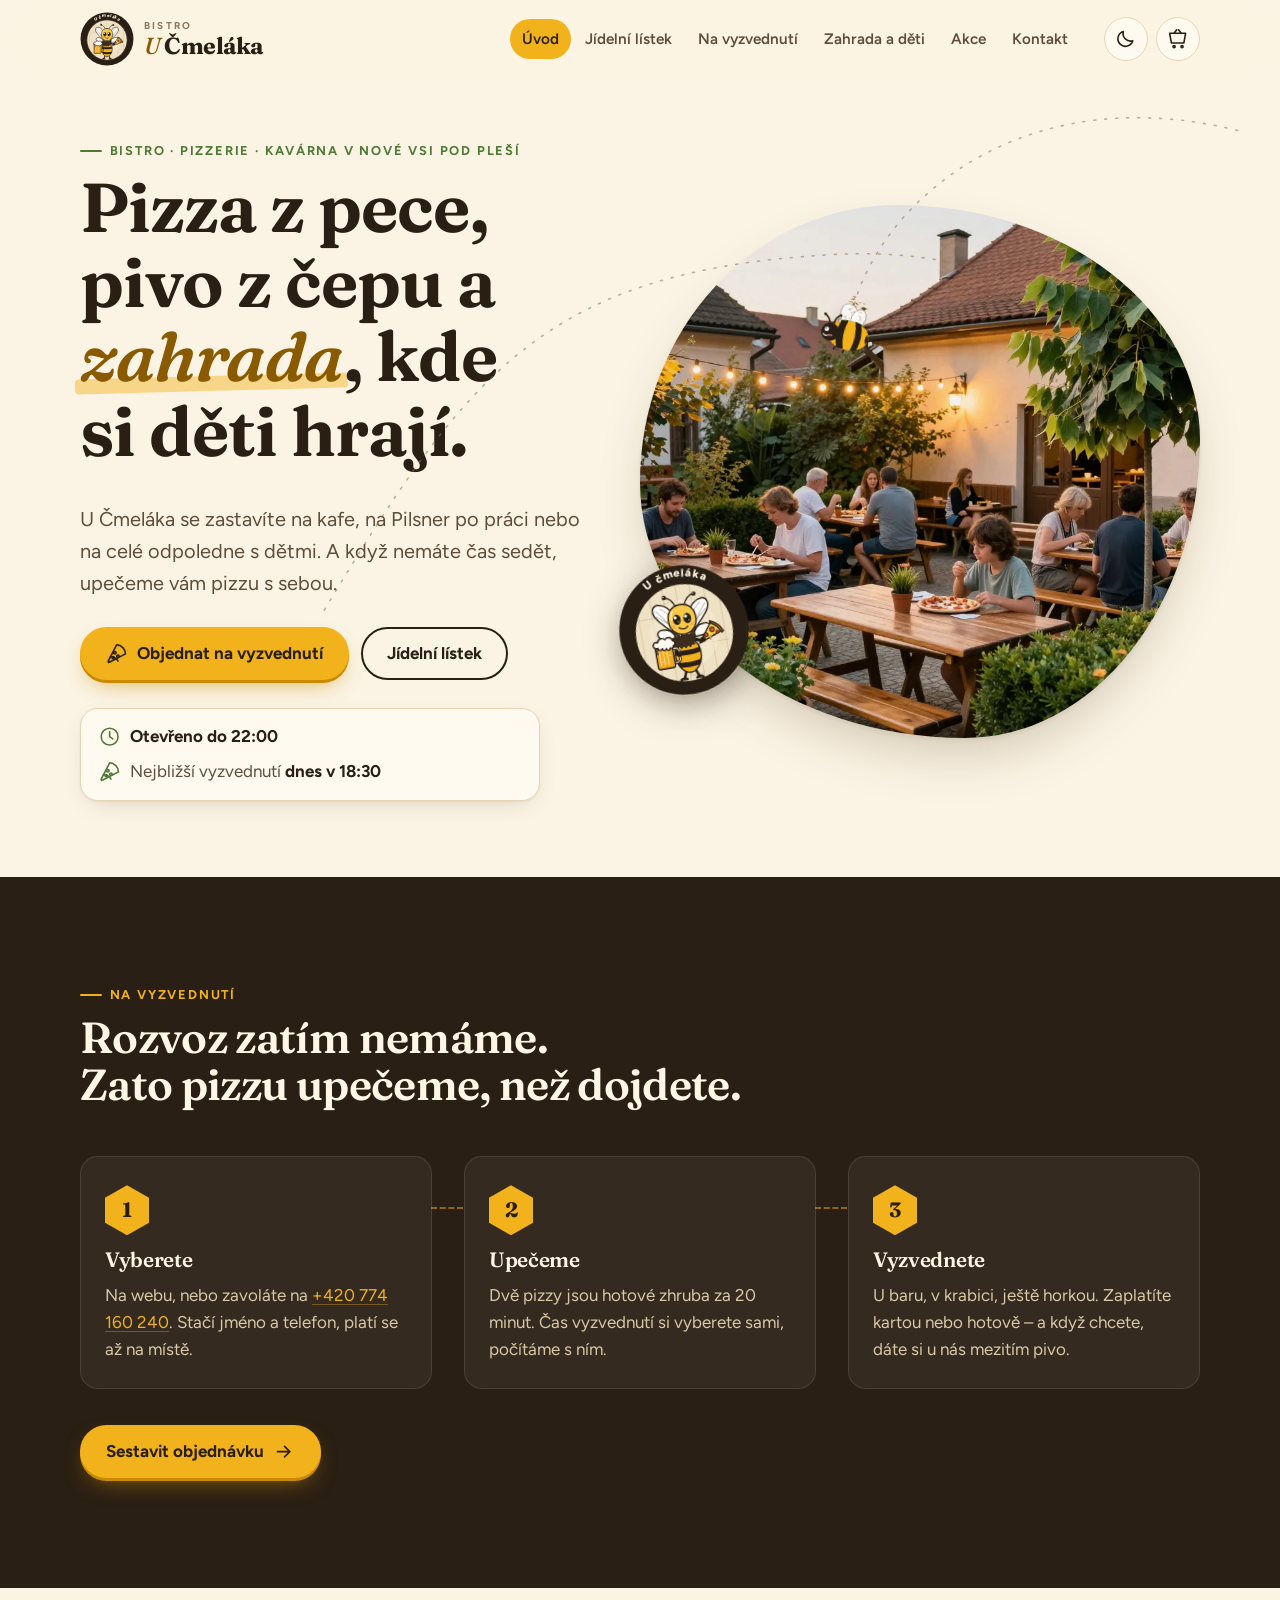
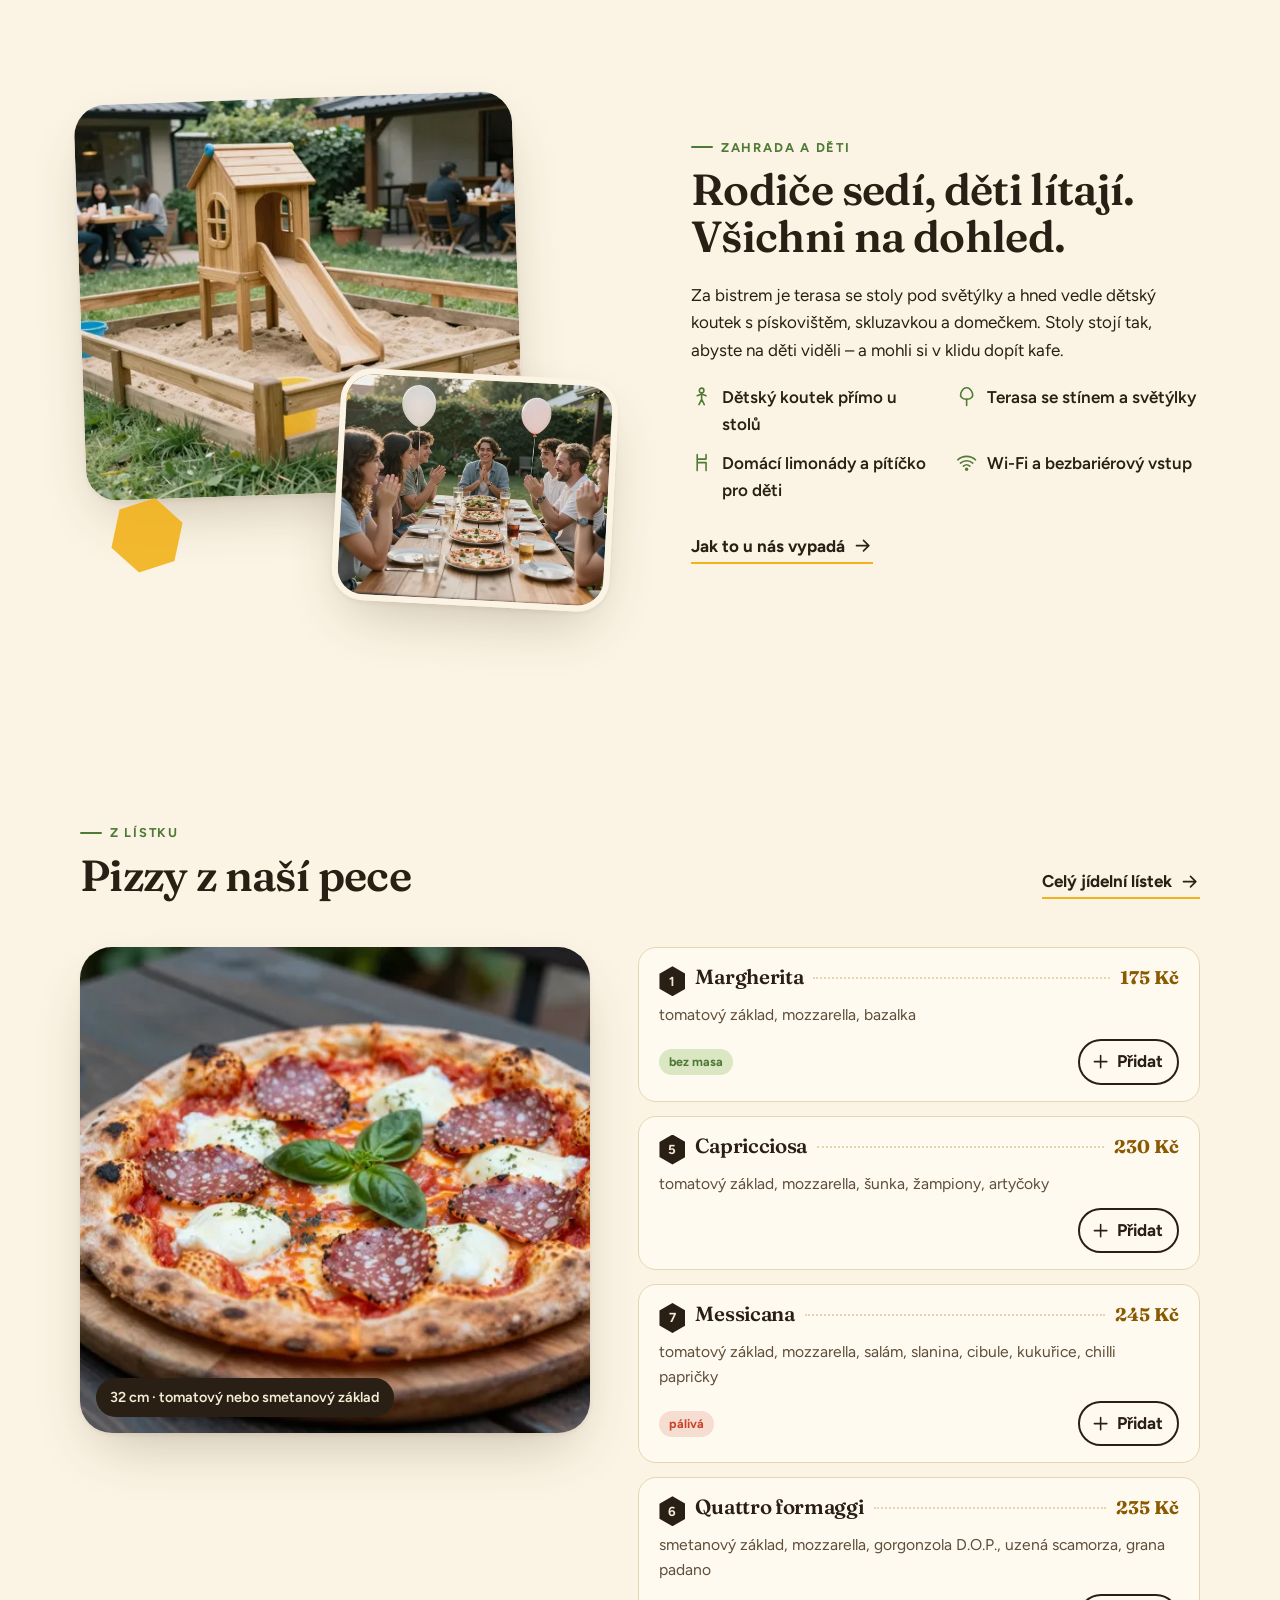
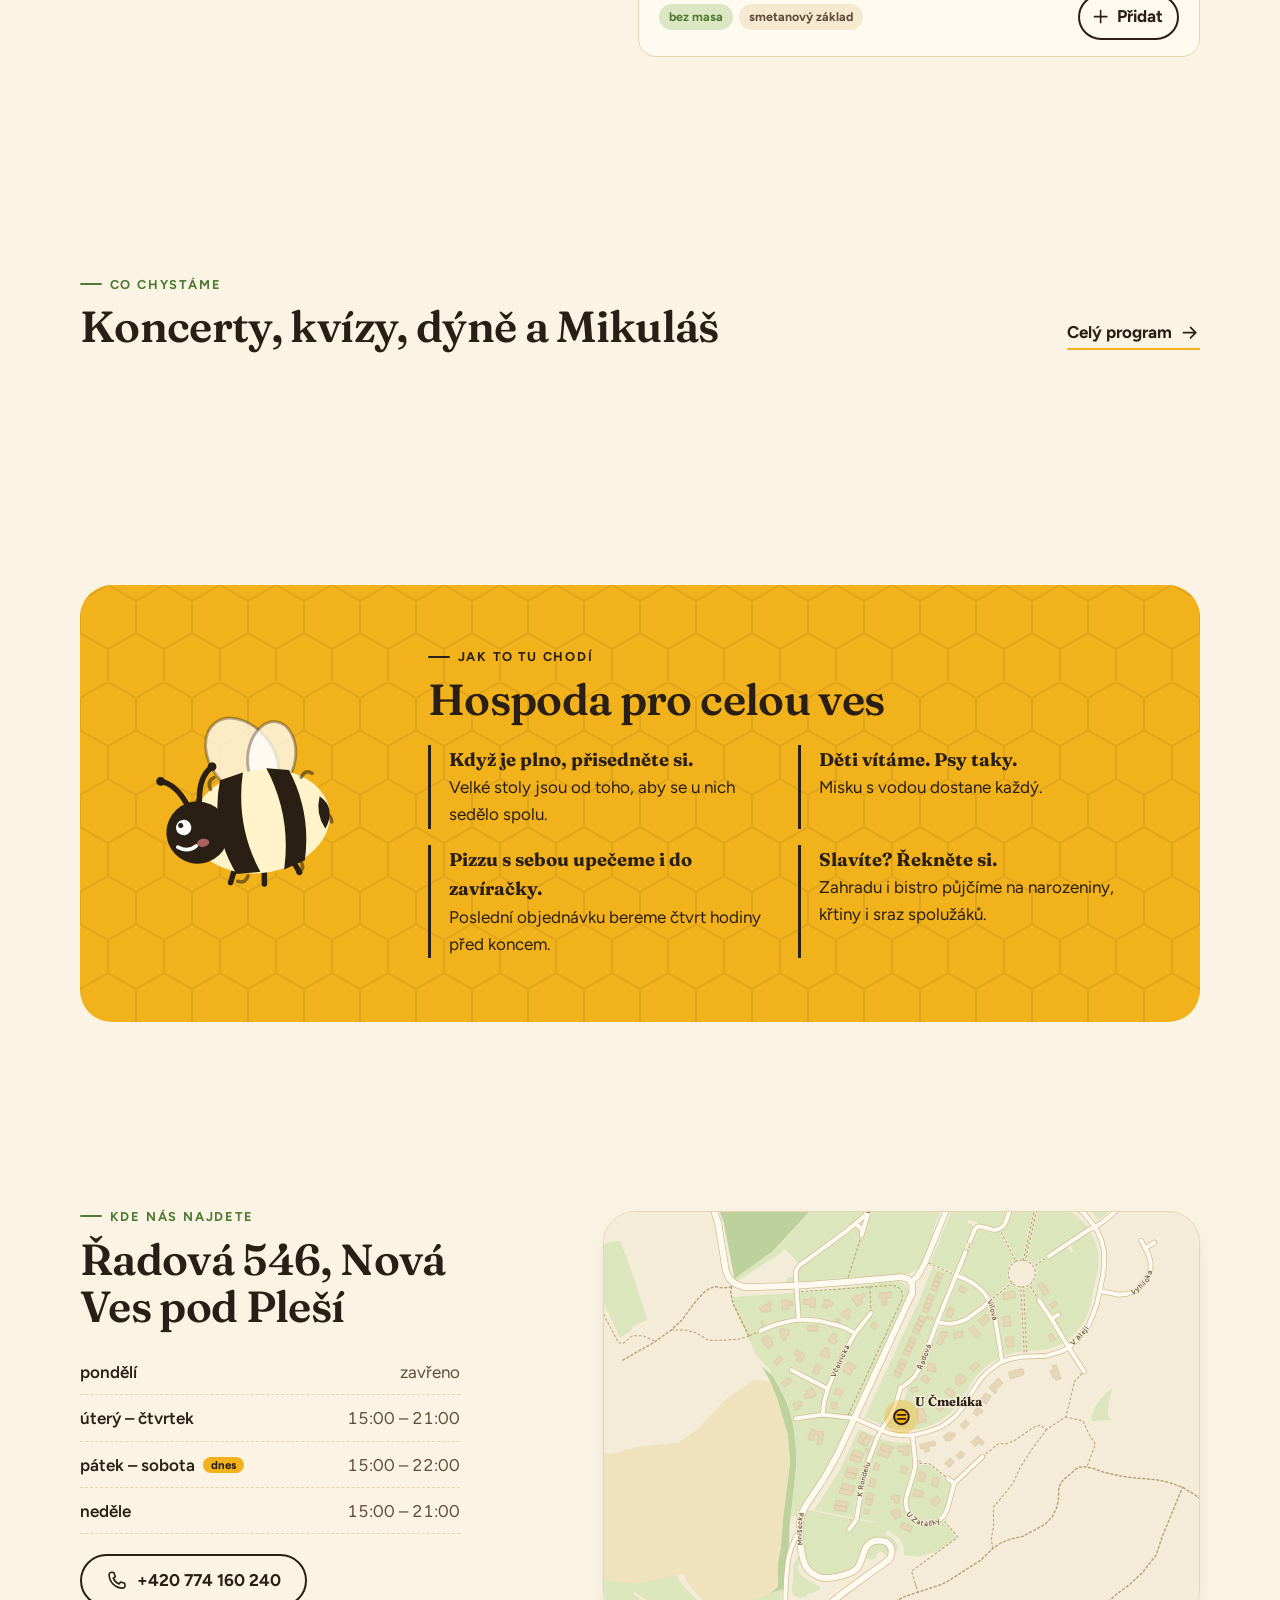
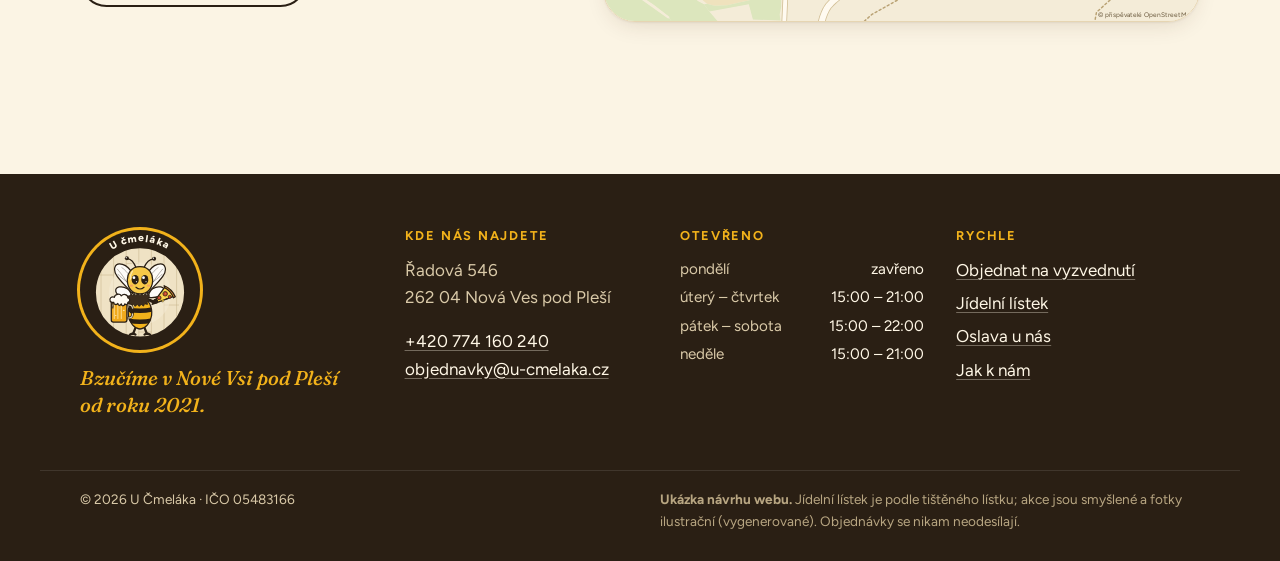
<file: index.html>
<!doctype html>
<html lang="cs">
<head>
<meta charset="utf-8">
<meta name="viewport" content="width=device-width, initial-scale=1">
<title>U Čmeláka – bistro, pizza a zahrada v Nové Vsi pod Pleší</title>
<meta name="description" content="Pizza z pece na vyzvednutí, pivo z čepu, terasa a dětský koutek. Bistro U Čmeláka, Řadová 546, Nová Ves pod Pleší.">
<meta name="robots" content="noindex">
<meta name="theme-color" content="#fbf4e4" media="(prefers-color-scheme: light)">
<meta name="theme-color" content="#1c150e" media="(prefers-color-scheme: dark)">
<link rel="icon" href="favicon.svg" type="image/svg+xml">
<link rel="preload" href="assets/fonts/fraunces-normal-latin-ext.woff2" as="font" type="font/woff2" crossorigin>
<link rel="stylesheet" href="assets/style.css?v=114c411045">
<script>try{var t=localStorage.getItem("cm-tema");if(t)document.documentElement.dataset.tema=t}catch(e){}</script>
</head>
<body class="str-uvod">
<a class="preskocit" href="#obsah">Přeskočit na obsah</a>
<header class="hlavicka" data-hlavicka>
  <div class="hlavicka-in">
    <a class="logo" href="index.html" aria-label="U Čmeláka – úvod"><svg class="logo-odznak logo-znak" width="400" height="400" viewBox="0 0 400 400" aria-hidden="true" focusable="false" xmlns="http://www.w3.org/2000/svg">
<defs>
  <clipPath id="lgh-vnitrek"><circle cx="200" cy="208" r="150"/></clipPath>
  <path id="lgh-oblouk" d="M 38 200 A 162 162 0 0 1 362 200"/>
</defs>
<circle cx="200" cy="200" r="196" fill="#2a1f14"/>
<circle cx="200" cy="208" r="150" fill="#efe2c4"/>
<g clip-path="url(#lgh-vnitrek)"><path d="M70 40 V 360" stroke="#c9b48c" stroke-width="2.5" opacity=".7"/><path d="M112 40 V 360" stroke="#c9b48c" stroke-width="2.5" opacity=".7"/><path d="M154 40 V 360" stroke="#c9b48c" stroke-width="2.5" opacity=".7"/><path d="M196 40 V 360" stroke="#c9b48c" stroke-width="2.5" opacity=".7"/><path d="M238 40 V 360" stroke="#c9b48c" stroke-width="2.5" opacity=".7"/><path d="M280 40 V 360" stroke="#c9b48c" stroke-width="2.5" opacity=".7"/><path d="M322 40 V 360" stroke="#c9b48c" stroke-width="2.5" opacity=".7"/><path d="M60 150 H 112 M154 112 H 196 M238 132 H 280 M112 276 H 154 M280 250 H 330 M196 340 H 238" stroke="#c9b48c" stroke-width="2.5" opacity=".7"/><circle cx="200" cy="212" r="104" fill="#f6ecd6" opacity=".55"/></g>
<circle cx="200" cy="208" r="150" fill="none" stroke="#2a1f14" stroke-width="6"/>
<text font-family="Figtree, system-ui, sans-serif" font-weight="800" font-size="34" letter-spacing="3" fill="#fff7e6"><textPath href="#lgh-oblouk" startOffset="50%" text-anchor="middle">U čmeláka</textPath></text>
<g transform="translate(200 216) scale(.84) translate(-200 -200)"><g class="lg-cmelak">
  <g class="lg-kridla">
  <path d="M172 196 C 130 150, 92 120, 100 92 C 108 66, 150 76, 170 116 C 182 140, 182 170, 172 196 Z" fill="#fff" fill-opacity=".86" stroke="#2a1f14" stroke-width="5" stroke-linejoin="round" stroke-linecap="round"/>
  <path d="M170 190 C 150 150, 128 118, 110 98 M150 150 C 138 140, 124 132, 112 118 M162 128 C 150 112, 140 100, 128 92" fill="none" stroke="#2a1f14" stroke-width="2.4" stroke-linecap="round" opacity=".55"/>
  <path d="M168 210 C 136 214, 108 204, 104 186 C 100 168, 128 162, 150 176 C 160 184, 166 196, 168 210 Z" fill="#fff" fill-opacity=".86" stroke="#2a1f14" stroke-width="5" stroke-linejoin="round" stroke-linecap="round"/>
  <path d="M228 196 C 270 150, 308 120, 300 92 C 292 66, 250 76, 230 116 C 218 140, 218 170, 228 196 Z" fill="#fff" fill-opacity=".86" stroke="#2a1f14" stroke-width="5" stroke-linejoin="round" stroke-linecap="round"/>
  <path d="M230 190 C 250 150, 272 118, 290 98 M250 150 C 262 140, 276 132, 288 118 M238 128 C 250 112, 260 100, 272 92" fill="none" stroke="#2a1f14" stroke-width="2.4" stroke-linecap="round" opacity=".55"/>
  <path d="M232 210 C 264 214, 292 204, 296 186 C 300 168, 272 162, 250 176 C 240 184, 234 196, 232 210 Z" fill="#fff" fill-opacity=".86" stroke="#2a1f14" stroke-width="5" stroke-linejoin="round" stroke-linecap="round"/>
</g>
  <!-- nohy -->
  <path d="M186 318 C 182 334, 176 346, 172 356 M214 318 C 218 334, 224 346, 228 356" fill="none" stroke="#2a1f14" stroke-width="9" stroke-linecap="round"/>
  <path d="M160 358 q12-8 22 0 M218 358 q10-8 22 0" fill="none" stroke="#2a1f14" stroke-width="9" stroke-linecap="round"/>
  <!-- zadeček s pruhy -->
  <clipPath id="lgh-zadek"><path d="M200 210 C 236 210, 250 252, 246 282 C 242 312, 222 334, 200 336 C 178 334, 158 312, 154 282 C 150 252, 164 210, 200 210 Z"/></clipPath>
  <path d="M200 210 C 236 210, 250 252, 246 282 C 242 312, 222 334, 200 336 C 178 334, 158 312, 154 282 C 150 252, 164 210, 200 210 Z" fill="#f2b21b"/>
  <g clip-path="url(#lgh-zadek)" fill="#2a1f14">
    <path d="M140 246 Q200 262 260 246 V264 Q200 280 140 264 Z"/>
    <path d="M140 290 Q200 306 260 290 V308 Q200 324 140 308 Z"/>
    <path d="M140 326 Q200 342 260 326 V350 H140 Z"/>
  </g>
  <path d="M200 210 C 236 210, 250 252, 246 282 C 242 312, 222 334, 200 336 C 178 334, 158 312, 154 282 C 150 252, 164 210, 200 210 Z" fill="none" stroke="#2a1f14" stroke-width="5" stroke-linejoin="round" stroke-linecap="round"/>
  <path d="M176 232 q-6 18-2 36" fill="none" stroke="#fff6d8" stroke-width="4" stroke-linecap="round" opacity=".7"/>
  <!-- ruce -->
  <path d="M172 220 C 160 232, 162 250, 166 262" fill="none" stroke="#2a1f14" stroke-width="12" stroke-linecap="round"/>
  <path d="M230 218 C 248 226, 258 232, 262 226" fill="none" stroke="#2a1f14" stroke-width="12" stroke-linecap="round"/>
  <!-- chlupatý límec -->
  <path d="M158 204 l8-8 l4 8 l8-10 l5 9 l9-10 l8 10 l8-10 l6 10 l8-9 l4 9 l8-8 l4 12 l-6 8 l6 8 l-10 6 l2 9 l-12-2 l-4 9 l-9-7 l-8 8 l-8-8 l-8 8 l-8-8 l-9 7 l-4-9 l-12 2 l2-9 l-10-6 l6-8 l-6-8 z" fill="#3b2c1e" stroke="#2a1f14" stroke-width="3" stroke-linejoin="round"/>
  <!-- hlava -->
  <path d="M184 92 C 176 70, 162 58, 150 56 M216 92 C 226 68, 242 58, 254 58" fill="none" stroke="#2a1f14" stroke-width="5" stroke-linecap="round"/>
  <circle cx="148" cy="55" r="8" fill="#2a1f14"/><circle cx="256" cy="57" r="8" fill="#2a1f14"/>
  <circle cx="145.5" cy="52.5" r="2.4" fill="#fff"/><circle cx="253.5" cy="54.5" r="2.4" fill="#fff"/>
  <path d="M200 88 C 236 88, 252 116, 250 146 C 248 176, 228 196, 200 196 C 172 196, 152 176, 150 146 C 148 116, 164 88, 200 88 Z" fill="#f7c948" stroke="#2a1f14" stroke-width="5" stroke-linejoin="round" stroke-linecap="round"/>
  <path d="M170 106 q-10 14-8 32" fill="none" stroke="#fff6d8" stroke-width="5" stroke-linecap="round" opacity=".7"/>
  <ellipse cx="181" cy="140" rx="14" ry="19" fill="#2a1f14"/><ellipse cx="219" cy="140" rx="14" ry="19" fill="#2a1f14"/>
  <circle cx="176" cy="132" r="5.5" fill="#fff"/><circle cx="214" cy="132" r="5.5" fill="#fff"/>
  <circle cx="186" cy="148" r="2.4" fill="#fff" opacity=".8"/><circle cx="224" cy="148" r="2.4" fill="#fff" opacity=".8"/>
  <path d="M184 170 q16 14 32 0" fill="none" stroke="#2a1f14" stroke-width="4.5" stroke-linecap="round"/>
  <ellipse cx="166" cy="164" rx="7" ry="4.5" fill="#f08a6e" opacity=".6"/><ellipse cx="234" cy="164" rx="7" ry="4.5" fill="#f08a6e" opacity=".6"/>
  <g class="lg-pivo">
  <path d="M146 240 h10 a14 14 0 0 1 14 14 v24 a14 14 0 0 1 -14 14 h-10" fill="none" stroke="#2a1f14" stroke-width="10"/>
  <path d="M146 240 h10 a14 14 0 0 1 14 14 v24 a14 14 0 0 1 -14 14 h-10" fill="none" stroke="#f3e7cc" stroke-width="4"/>
  <rect x="86" y="222" width="62" height="86" rx="8" fill="#f0a91c" stroke="#2a1f14" stroke-width="5" stroke-linejoin="round" stroke-linecap="round"/>
  <path d="M98 236 v58 M112 236 v58 M126 236 v58" stroke="#fff3c9" stroke-width="5" stroke-linecap="round" opacity=".55"/>
  <circle cx="136" cy="262" r="2.6" fill="#fff6d8"/><circle cx="104" cy="282" r="2.2" fill="#fff6d8"/><circle cx="120" cy="252" r="1.8" fill="#fff6d8"/>
  <path d="M82 226 c-6-12 6-22 16-16 c2-14 22-16 28-6 c8-10 26-6 26 8 c10 2 10 16 0 18 c0 8-8 12-12 6 c-2 10-14 10-14 0 c-4 8-14 8-14-2 c-6 8-18 4-16-4 c-10 2-16-6-14-4 z" fill="#fffaf0" stroke="#2a1f14" stroke-width="5" stroke-linejoin="round" stroke-linecap="round"/>
  <path d="M92 232 c3 7 3 16 0 22 c-3-6-3-15 0-22 z" fill="#fffaf0" stroke="#2a1f14" stroke-width="3"/>
</g>
  <g class="lg-pizza">
  <path d="M248 238 L 300 168 C 316 176, 328 190, 334 206 Z" fill="#fbd34d" stroke="#2a1f14" stroke-width="5" stroke-linejoin="round" stroke-linecap="round"/>
  <path d="M296 164 C 316 172, 332 188, 340 208 L 333 212 C 326 194, 314 180, 298 172 Z" fill="#d98b3a" stroke="#2a1f14" stroke-width="5" stroke-linejoin="round" stroke-linecap="round"/>
  <circle cx="300" cy="196" r="9" fill="#c8452b" stroke="#2a1f14" stroke-width="3"/>
  <circle cx="276" cy="212" r="7.5" fill="#c8452b" stroke="#2a1f14" stroke-width="3"/>
  <circle cx="318" cy="208" r="6" fill="#c8452b" stroke="#2a1f14" stroke-width="3"/>
  <circle cx="302" cy="196" r="2" fill="#f08a6e"/><circle cx="278" cy="211" r="1.6" fill="#f08a6e"/>
  <path d="M262 222 q2 12 6 2 M286 222 q3 16 7 0 M304 214 q2 10 5 1" fill="none" stroke="#2a1f14" stroke-width="3" stroke-linecap="round"/>
  <path d="M264 223 q2 9 4 1 M288 222 q3 12 5 0" fill="none" stroke="#fbd34d" stroke-width="3" stroke-linecap="round"/>
  <path d="M290 188 l4 4 M266 226 l3-3" stroke="#4f7a35" stroke-width="3.5" stroke-linecap="round"/>
</g>
  <!-- dlaně přes ucho a pizzu -->
  <circle cx="168" cy="264" r="10" fill="#2a1f14"/>
  <circle cx="262" cy="226" r="10" fill="#2a1f14"/>
</g></g>
</svg><span class="logo-text"><span class="logo-bistro">Bistro</span><span><span class="logo-u">U</span> Čmeláka</span></span></a>
    <nav class="nav" id="nav" aria-label="Hlavní navigace"><ul><li><a href="index.html" aria-current="page">Úvod</a></li><li><a href="menu.html">Jídelní lístek</a></li><li><a href="objednavka.html">Na vyzvednutí</a></li><li><a href="zahrada.html">Zahrada a děti</a></li><li><a href="akce.html">Akce</a></li><li><a href="kontakt.html">Kontakt</a></li></ul></nav>
    <div class="hlavicka-akce">
      <span class="stav-pill" data-stav hidden><span class="stav-tecka"></span><span data-stav-text></span></span>
      <button class="ikona-btn" type="button" data-prepni-tema aria-label="Přepnout světlý a tmavý režim"><svg class="ik jen-svetly" viewBox="0 0 24 24" aria-hidden="true" focusable="false"><path d="M20 14.5A8.5 8.5 0 0 1 9.5 4a8.5 8.5 0 1 0 10.5 10.5z"/></svg><svg class="ik jen-tmavy" viewBox="0 0 24 24" aria-hidden="true" focusable="false"><circle cx="12" cy="12" r="4.2"/><path d="M12 2v2.5M12 19.5V22M2 12h2.5M19.5 12H22M4.9 4.9l1.8 1.8M17.3 17.3l1.8 1.8M4.9 19.1l1.8-1.8M17.3 6.7l1.8-1.8"/></svg></button>
      <a class="kosik-btn" href="objednavka.html" data-kosik-btn aria-label="Košík"><svg class="ik " viewBox="0 0 24 24" aria-hidden="true" focusable="false"><path d="M3 6h18l-2 11H5z"/><path d="M8 6l3-4M16 6l-3-4"/><circle cx="8" cy="21" r="1.2"/><circle cx="17" cy="21" r="1.2"/></svg><span class="kosik-pocet" data-kosik-pocet hidden>0</span></a>
      <button class="menu-btn" type="button" data-menu-btn aria-expanded="false" aria-controls="nav"><span></span><span></span><span></span><span class="sr">Menu</span></button>
    </div>
  </div>
</header>
<main id="obsah">

<section class="hero">
  <div class="hero-text">
    <p class="nadtitul">Bistro · pizzerie · kavárna v Nové Vsi pod Pleší</p>
    <h1>Pizza z pece, pivo z čepu a <span class="nezlomit"><em>zahrada</em>,</span> kde si děti hrají.</h1>
    <p class="perex">U Čmeláka se zastavíte na kafe, na Pilsner po práci nebo na celé odpoledne s dětmi. A když nemáte čas sedět, upečeme vám pizzu s sebou.</p>
    <div class="tlacitka">
      <a class="btn btn-med" href="objednavka.html" data-pristani><svg class="ik " viewBox="0 0 24 24" aria-hidden="true" focusable="false"><path d="M12 2 2.5 20.5a1 1 0 0 0 1.3 1.3L22 12.3A10.5 10.5 0 0 0 12 2z"/><circle cx="10" cy="11" r="1.4"/><circle cx="13.5" cy="15" r="1.4"/><circle cx="8" cy="16.5" r="1.2"/><path d="M5 15.5c3 0 7 2 8.6 5"/></svg>Objednat na vyzvednutí</a>
      <a class="btn btn-obrys" href="menu.html">Jídelní lístek</a>
    </div>
    <div class="dnes" data-dnes>
      <div class="dnes-radek"><svg class="ik " viewBox="0 0 24 24" aria-hidden="true" focusable="false"><circle cx="12" cy="12" r="9.5"/><path d="M12 6.5V12l3.5 2.5"/></svg><span><strong data-stav-text>Otevřeno od úterý do neděle od 15:00</strong></span></div>
      <div class="dnes-radek" data-dnes-slot hidden><svg class="ik " viewBox="0 0 24 24" aria-hidden="true" focusable="false"><path d="M12 2 2.5 20.5a1 1 0 0 0 1.3 1.3L22 12.3A10.5 10.5 0 0 0 12 2z"/><circle cx="10" cy="11" r="1.4"/><circle cx="13.5" cy="15" r="1.4"/><circle cx="8" cy="16.5" r="1.2"/><path d="M5 15.5c3 0 7 2 8.6 5"/></svg><span>Nejbližší vyzvednutí <strong data-slot-cas></strong></span></div>
    </div>
  </div>
  <div class="hero-obraz">
    <div class="hero-blob"><picture class="foto "><source type="image/webp" srcset="assets/foto/terasa-640.webp 640w, assets/foto/terasa-1280.webp 1280w, assets/foto/terasa-1536.webp 1536w" sizes="(min-width: 900px) 55vw, 100vw"><img src="assets/foto/terasa-1280.jpg" srcset="assets/foto/terasa-640.jpg 640w, assets/foto/terasa-1280.jpg 1280w, assets/foto/terasa-1536.jpg 1536w" sizes="(min-width: 900px) 55vw, 100vw" width="1536" height="1024" alt="Terasa za podvečera: dřevěné stoly, světýlka, rodiny u pizzy" fetchpriority="high" decoding="async"></picture></div>
    <div class="hero-cedule" aria-hidden="true"><svg class="logo-odznak " width="400" height="400" viewBox="0 0 400 400" aria-hidden="true" focusable="false" xmlns="http://www.w3.org/2000/svg">
<defs>
  <clipPath id="lgo-vnitrek"><circle cx="200" cy="208" r="150"/></clipPath>
  <path id="lgo-oblouk" d="M 38 200 A 162 162 0 0 1 362 200"/>
</defs>
<circle cx="200" cy="200" r="196" fill="#2a1f14"/>
<circle cx="200" cy="208" r="150" fill="#efe2c4"/>
<g clip-path="url(#lgo-vnitrek)"><path d="M70 40 V 360" stroke="#c9b48c" stroke-width="2.5" opacity=".7"/><path d="M112 40 V 360" stroke="#c9b48c" stroke-width="2.5" opacity=".7"/><path d="M154 40 V 360" stroke="#c9b48c" stroke-width="2.5" opacity=".7"/><path d="M196 40 V 360" stroke="#c9b48c" stroke-width="2.5" opacity=".7"/><path d="M238 40 V 360" stroke="#c9b48c" stroke-width="2.5" opacity=".7"/><path d="M280 40 V 360" stroke="#c9b48c" stroke-width="2.5" opacity=".7"/><path d="M322 40 V 360" stroke="#c9b48c" stroke-width="2.5" opacity=".7"/><path d="M60 150 H 112 M154 112 H 196 M238 132 H 280 M112 276 H 154 M280 250 H 330 M196 340 H 238" stroke="#c9b48c" stroke-width="2.5" opacity=".7"/><circle cx="200" cy="212" r="104" fill="#f6ecd6" opacity=".55"/></g>
<circle cx="200" cy="208" r="150" fill="none" stroke="#2a1f14" stroke-width="6"/>
<text font-family="Figtree, system-ui, sans-serif" font-weight="800" font-size="34" letter-spacing="3" fill="#fff7e6"><textPath href="#lgo-oblouk" startOffset="50%" text-anchor="middle">U čmeláka</textPath></text>
<g transform="translate(200 216) scale(.84) translate(-200 -200)"><g class="lg-cmelak">
  <g class="lg-kridla">
  <path d="M172 196 C 130 150, 92 120, 100 92 C 108 66, 150 76, 170 116 C 182 140, 182 170, 172 196 Z" fill="#fff" fill-opacity=".86" stroke="#2a1f14" stroke-width="5" stroke-linejoin="round" stroke-linecap="round"/>
  <path d="M170 190 C 150 150, 128 118, 110 98 M150 150 C 138 140, 124 132, 112 118 M162 128 C 150 112, 140 100, 128 92" fill="none" stroke="#2a1f14" stroke-width="2.4" stroke-linecap="round" opacity=".55"/>
  <path d="M168 210 C 136 214, 108 204, 104 186 C 100 168, 128 162, 150 176 C 160 184, 166 196, 168 210 Z" fill="#fff" fill-opacity=".86" stroke="#2a1f14" stroke-width="5" stroke-linejoin="round" stroke-linecap="round"/>
  <path d="M228 196 C 270 150, 308 120, 300 92 C 292 66, 250 76, 230 116 C 218 140, 218 170, 228 196 Z" fill="#fff" fill-opacity=".86" stroke="#2a1f14" stroke-width="5" stroke-linejoin="round" stroke-linecap="round"/>
  <path d="M230 190 C 250 150, 272 118, 290 98 M250 150 C 262 140, 276 132, 288 118 M238 128 C 250 112, 260 100, 272 92" fill="none" stroke="#2a1f14" stroke-width="2.4" stroke-linecap="round" opacity=".55"/>
  <path d="M232 210 C 264 214, 292 204, 296 186 C 300 168, 272 162, 250 176 C 240 184, 234 196, 232 210 Z" fill="#fff" fill-opacity=".86" stroke="#2a1f14" stroke-width="5" stroke-linejoin="round" stroke-linecap="round"/>
</g>
  <!-- nohy -->
  <path d="M186 318 C 182 334, 176 346, 172 356 M214 318 C 218 334, 224 346, 228 356" fill="none" stroke="#2a1f14" stroke-width="9" stroke-linecap="round"/>
  <path d="M160 358 q12-8 22 0 M218 358 q10-8 22 0" fill="none" stroke="#2a1f14" stroke-width="9" stroke-linecap="round"/>
  <!-- zadeček s pruhy -->
  <clipPath id="lgo-zadek"><path d="M200 210 C 236 210, 250 252, 246 282 C 242 312, 222 334, 200 336 C 178 334, 158 312, 154 282 C 150 252, 164 210, 200 210 Z"/></clipPath>
  <path d="M200 210 C 236 210, 250 252, 246 282 C 242 312, 222 334, 200 336 C 178 334, 158 312, 154 282 C 150 252, 164 210, 200 210 Z" fill="#f2b21b"/>
  <g clip-path="url(#lgo-zadek)" fill="#2a1f14">
    <path d="M140 246 Q200 262 260 246 V264 Q200 280 140 264 Z"/>
    <path d="M140 290 Q200 306 260 290 V308 Q200 324 140 308 Z"/>
    <path d="M140 326 Q200 342 260 326 V350 H140 Z"/>
  </g>
  <path d="M200 210 C 236 210, 250 252, 246 282 C 242 312, 222 334, 200 336 C 178 334, 158 312, 154 282 C 150 252, 164 210, 200 210 Z" fill="none" stroke="#2a1f14" stroke-width="5" stroke-linejoin="round" stroke-linecap="round"/>
  <path d="M176 232 q-6 18-2 36" fill="none" stroke="#fff6d8" stroke-width="4" stroke-linecap="round" opacity=".7"/>
  <!-- ruce -->
  <path d="M172 220 C 160 232, 162 250, 166 262" fill="none" stroke="#2a1f14" stroke-width="12" stroke-linecap="round"/>
  <path d="M230 218 C 248 226, 258 232, 262 226" fill="none" stroke="#2a1f14" stroke-width="12" stroke-linecap="round"/>
  <!-- chlupatý límec -->
  <path d="M158 204 l8-8 l4 8 l8-10 l5 9 l9-10 l8 10 l8-10 l6 10 l8-9 l4 9 l8-8 l4 12 l-6 8 l6 8 l-10 6 l2 9 l-12-2 l-4 9 l-9-7 l-8 8 l-8-8 l-8 8 l-8-8 l-9 7 l-4-9 l-12 2 l2-9 l-10-6 l6-8 l-6-8 z" fill="#3b2c1e" stroke="#2a1f14" stroke-width="3" stroke-linejoin="round"/>
  <!-- hlava -->
  <path d="M184 92 C 176 70, 162 58, 150 56 M216 92 C 226 68, 242 58, 254 58" fill="none" stroke="#2a1f14" stroke-width="5" stroke-linecap="round"/>
  <circle cx="148" cy="55" r="8" fill="#2a1f14"/><circle cx="256" cy="57" r="8" fill="#2a1f14"/>
  <circle cx="145.5" cy="52.5" r="2.4" fill="#fff"/><circle cx="253.5" cy="54.5" r="2.4" fill="#fff"/>
  <path d="M200 88 C 236 88, 252 116, 250 146 C 248 176, 228 196, 200 196 C 172 196, 152 176, 150 146 C 148 116, 164 88, 200 88 Z" fill="#f7c948" stroke="#2a1f14" stroke-width="5" stroke-linejoin="round" stroke-linecap="round"/>
  <path d="M170 106 q-10 14-8 32" fill="none" stroke="#fff6d8" stroke-width="5" stroke-linecap="round" opacity=".7"/>
  <ellipse cx="181" cy="140" rx="14" ry="19" fill="#2a1f14"/><ellipse cx="219" cy="140" rx="14" ry="19" fill="#2a1f14"/>
  <circle cx="176" cy="132" r="5.5" fill="#fff"/><circle cx="214" cy="132" r="5.5" fill="#fff"/>
  <circle cx="186" cy="148" r="2.4" fill="#fff" opacity=".8"/><circle cx="224" cy="148" r="2.4" fill="#fff" opacity=".8"/>
  <path d="M184 170 q16 14 32 0" fill="none" stroke="#2a1f14" stroke-width="4.5" stroke-linecap="round"/>
  <ellipse cx="166" cy="164" rx="7" ry="4.5" fill="#f08a6e" opacity=".6"/><ellipse cx="234" cy="164" rx="7" ry="4.5" fill="#f08a6e" opacity=".6"/>
  <g class="lg-pivo">
  <path d="M146 240 h10 a14 14 0 0 1 14 14 v24 a14 14 0 0 1 -14 14 h-10" fill="none" stroke="#2a1f14" stroke-width="10"/>
  <path d="M146 240 h10 a14 14 0 0 1 14 14 v24 a14 14 0 0 1 -14 14 h-10" fill="none" stroke="#f3e7cc" stroke-width="4"/>
  <rect x="86" y="222" width="62" height="86" rx="8" fill="#f0a91c" stroke="#2a1f14" stroke-width="5" stroke-linejoin="round" stroke-linecap="round"/>
  <path d="M98 236 v58 M112 236 v58 M126 236 v58" stroke="#fff3c9" stroke-width="5" stroke-linecap="round" opacity=".55"/>
  <circle cx="136" cy="262" r="2.6" fill="#fff6d8"/><circle cx="104" cy="282" r="2.2" fill="#fff6d8"/><circle cx="120" cy="252" r="1.8" fill="#fff6d8"/>
  <path d="M82 226 c-6-12 6-22 16-16 c2-14 22-16 28-6 c8-10 26-6 26 8 c10 2 10 16 0 18 c0 8-8 12-12 6 c-2 10-14 10-14 0 c-4 8-14 8-14-2 c-6 8-18 4-16-4 c-10 2-16-6-14-4 z" fill="#fffaf0" stroke="#2a1f14" stroke-width="5" stroke-linejoin="round" stroke-linecap="round"/>
  <path d="M92 232 c3 7 3 16 0 22 c-3-6-3-15 0-22 z" fill="#fffaf0" stroke="#2a1f14" stroke-width="3"/>
</g>
  <g class="lg-pizza">
  <path d="M248 238 L 300 168 C 316 176, 328 190, 334 206 Z" fill="#fbd34d" stroke="#2a1f14" stroke-width="5" stroke-linejoin="round" stroke-linecap="round"/>
  <path d="M296 164 C 316 172, 332 188, 340 208 L 333 212 C 326 194, 314 180, 298 172 Z" fill="#d98b3a" stroke="#2a1f14" stroke-width="5" stroke-linejoin="round" stroke-linecap="round"/>
  <circle cx="300" cy="196" r="9" fill="#c8452b" stroke="#2a1f14" stroke-width="3"/>
  <circle cx="276" cy="212" r="7.5" fill="#c8452b" stroke="#2a1f14" stroke-width="3"/>
  <circle cx="318" cy="208" r="6" fill="#c8452b" stroke="#2a1f14" stroke-width="3"/>
  <circle cx="302" cy="196" r="2" fill="#f08a6e"/><circle cx="278" cy="211" r="1.6" fill="#f08a6e"/>
  <path d="M262 222 q2 12 6 2 M286 222 q3 16 7 0 M304 214 q2 10 5 1" fill="none" stroke="#2a1f14" stroke-width="3" stroke-linecap="round"/>
  <path d="M264 223 q2 9 4 1 M288 222 q3 12 5 0" fill="none" stroke="#fbd34d" stroke-width="3" stroke-linecap="round"/>
  <path d="M290 188 l4 4 M266 226 l3-3" stroke="#4f7a35" stroke-width="3.5" stroke-linecap="round"/>
</g>
  <!-- dlaně přes ucho a pizzu -->
  <circle cx="168" cy="264" r="10" fill="#2a1f14"/>
  <circle cx="262" cy="226" r="10" fill="#2a1f14"/>
</g></g>
</svg></div>
  </div>
  <svg class="let" viewBox="0 0 1200 600" preserveAspectRatio="none" aria-hidden="true"><path data-let-cesta d="M1180 70 C 1000 -20, 860 160, 960 210 S 1150 150, 1010 300 S 640 260, 560 360 S 380 520, 250 470"/></svg>
  <div class="letec" data-letec aria-hidden="true"><svg class="cmelak letec-cmelak" viewBox="0 0 120 96" aria-hidden="true" focusable="false">
<g class="cm-kridla">
  <ellipse class="cm-kridlo" cx="58" cy="22" rx="17" ry="24" transform="rotate(-28 58 22)"/>
  <ellipse class="cm-kridlo cm-kridlo-2" cx="74" cy="24" rx="13" ry="19" transform="rotate(18 74 24)"/>
</g>
<g class="cm-telo">
  <path class="cm-nohy" d="M46 76 l-6 12 M60 80 l-2 12 M74 78 l4 11"/>
  <ellipse class="cm-zluta" cx="62" cy="58" rx="38" ry="28"/>
  <path class="cm-pruh" d="M44 32 q-10 26 0 52 l13 1 q-9-27 0-55z"/>
  <path class="cm-pruh" d="M70 30 q9 28 0 56 l12-3 q8-25 0-50z"/>
  <path class="cm-zadek" d="M96 50 q8 8 0 18 q-4-9 0-18z"/>
  <path class="cm-chlup" d="M30 46 q-3-4 1-6 M38 36 q-1-5 3-6 M88 38 q3-4 6-1 M96 60 q5 1 4 5 M80 84 q1 4-3 5 M50 86 q-2 4-6 2"/>
  <circle class="cm-hlava" cx="27" cy="58" r="17"/>
  <circle class="cm-oko" cx="20" cy="54" r="4.2"/>
  <circle class="cm-lesk" cx="18.6" cy="52.6" r="1.4"/>
  <path class="cm-usmev" d="M15 64 q5 4 10 1"/>
  <ellipse class="cm-tvar" cx="29" cy="64" rx="3.4" ry="2.2"/>
  <path class="cm-tykadla" d="M24 42 q-4-12-12-15 M31 41 q2-13 10-17"/>
  <circle class="cm-tykadlo" cx="12" cy="27" r="2.4"/><circle class="cm-tykadlo" cx="41" cy="24" r="2.4"/>
</g>
</svg></div>
</section>

<section class="pas pas-kroky" aria-labelledby="sebou-h">
  <div class="sekce-hlava">
    <p class="nadtitul">Na vyzvednutí</p>
    <h2 id="sebou-h">Rozvoz zatím nemáme.<br>Zato pizzu upečeme, než dojdete.</h2>
  </div>
  <ol class="kroky">
    <li><span class="krok-cislo">1</span><h3>Vyberete</h3><p>Na webu, nebo zavoláte na <a href="tel:+420774160240">+420 774 160 240</a>. Stačí jméno a telefon, platí se až na místě.</p></li>
    <li><span class="krok-cislo">2</span><h3>Upečeme</h3><p>Dvě pizzy jsou hotové zhruba za 20 minut. Čas vyzvednutí si vyberete sami, počítáme s ním.</p></li>
    <li><span class="krok-cislo">3</span><h3>Vyzvednete</h3><p>U baru, v krabici, ještě horkou. Zaplatíte kartou nebo hotově – a když chcete, dáte si u nás mezitím pivo.</p></li>
  </ol>
  <p class="kroky-cta"><a class="btn btn-med" href="objednavka.html">Sestavit objednávku <svg class="ik " viewBox="0 0 24 24" aria-hidden="true" focusable="false"><path d="M5 12h14M13 6l6 6-6 6"/></svg></a></p>
</section>

<section class="zahrada-uvod" aria-labelledby="zahrada-h">
  <div class="zahrada-fotky">
    <div class="zf zf-1"><picture class="foto "><source type="image/webp" srcset="assets/foto/detsky-koutek-640.webp 640w, assets/foto/detsky-koutek-1280.webp 1280w, assets/foto/detsky-koutek-1536.webp 1536w" sizes="(min-width: 900px) 34vw, 90vw"><img src="assets/foto/detsky-koutek-1280.jpg" srcset="assets/foto/detsky-koutek-640.jpg 640w, assets/foto/detsky-koutek-1280.jpg 1280w, assets/foto/detsky-koutek-1536.jpg 1536w" sizes="(min-width: 900px) 34vw, 90vw" width="1536" height="1024" alt="Dětský koutek na zahradě s pískovištěm a skluzavkou" loading="lazy" decoding="async"></picture></div>
    <div class="zf zf-2"><picture class="foto "><source type="image/webp" srcset="assets/foto/oslava-640.webp 640w, assets/foto/oslava-1280.webp 1280w, assets/foto/oslava-1536.webp 1536w" sizes="(min-width: 900px) 24vw, 60vw"><img src="assets/foto/oslava-1280.jpg" srcset="assets/foto/oslava-640.jpg 640w, assets/foto/oslava-1280.jpg 1280w, assets/foto/oslava-1536.jpg 1536w" sizes="(min-width: 900px) 24vw, 60vw" width="1536" height="1024" alt="Oslava s přáteli u dlouhého stolu na terase" loading="lazy" decoding="async"></picture></div>
    <svg class="plastev zf-plastev" viewBox="0 0 100 115" aria-hidden="true" focusable="false"><path d="M50 3 96 29.5v56L50 112 4 85.5v-56z"/></svg>
  </div>
  <div class="zahrada-text">
    <p class="nadtitul">Zahrada a děti</p>
    <h2 id="zahrada-h">Rodiče sedí, děti lítají. Všichni na dohled.</h2>
    <p>Za bistrem je terasa se stoly pod světýlky a hned vedle dětský koutek s pískovištěm, skluzavkou a domečkem. Stoly stojí tak, abyste na děti viděli – a mohli si v klidu dopít kafe.</p>
    <ul class="vycet">
      <li><svg class="ik " viewBox="0 0 24 24" aria-hidden="true" focusable="false"><circle cx="12" cy="5" r="2.6"/><path d="M12 8v7m-5-4 5-2 5 2M9 21l3-6 3 6"/></svg>Dětský koutek přímo u stolů</li>
      <li><svg class="ik " viewBox="0 0 24 24" aria-hidden="true" focusable="false"><path d="M12 22v-7"/><path d="M12 15c-5 0-8-3-6.5-7C7 4 10 2 12 2s5 2 6.5 6c1.5 4-1.5 7-6.5 7z"/></svg>Terasa se stínem a světýlky</li>
      <li><svg class="ik " viewBox="0 0 24 24" aria-hidden="true" focusable="false"><path d="M7 3v18M7 12h10v9M7 8h10V3"/></svg>Domácí limonády a pítíčko pro děti</li>
      <li><svg class="ik " viewBox="0 0 24 24" aria-hidden="true" focusable="false"><path d="M2 8.8a15 15 0 0 1 20 0M5 12.5a10.5 10.5 0 0 1 14 0M8.4 16a5.5 5.5 0 0 1 7.2 0"/><circle cx="12" cy="19.5" r="1.1"/></svg>Wi-Fi a bezbariérový vstup</li>
    </ul>
    <a class="odkaz-sipka" href="zahrada.html">Jak to u nás vypadá <svg class="ik " viewBox="0 0 24 24" aria-hidden="true" focusable="false"><path d="M5 12h14M13 6l6 6-6 6"/></svg></a>
  </div>
</section>

<section class="pas pas-listek" aria-labelledby="listek-h">
  <div class="sekce-hlava sekce-hlava-radek">
    <div><p class="nadtitul">Z lístku</p><h2 id="listek-h">Pizzy z naší pece</h2></div>
    <a class="odkaz-sipka" href="menu.html">Celý jídelní lístek <svg class="ik " viewBox="0 0 24 24" aria-hidden="true" focusable="false"><path d="M5 12h14M13 6l6 6-6 6"/></svg></a>
  </div>
  <div class="listek-uvod">
    <div class="listek-foto"><picture class="foto "><source type="image/webp" srcset="assets/foto/pizza-640.webp 640w, assets/foto/pizza-1280.webp 1280w, assets/foto/pizza-1536.webp 1536w" sizes="(min-width: 900px) 40vw, 100vw"><img src="assets/foto/pizza-1280.jpg" srcset="assets/foto/pizza-640.jpg 640w, assets/foto/pizza-1280.jpg 1280w, assets/foto/pizza-1536.jpg 1536w" sizes="(min-width: 900px) 40vw, 100vw" width="1536" height="1024" alt="Pizza se salámem a bazalkou na dřevěném prkénku" loading="lazy" decoding="async"></picture><p class="listek-foto-pozn">32 cm · tomatový nebo smetanový základ</p></div>
    <div class="listek-karty"><article class="jidlo" data-jidlo="margherita">
  <div class="jidlo-hlava"><span class="jidlo-cislo" aria-hidden="true">1</span><h3 class="jidlo-nazev">Margherita</h3><span class="tecky" aria-hidden="true"></span><span class="jidlo-cena">175 Kč</span></div>
  <p class="jidlo-slozeni">tomatový základ, mozzarella, bazalka</p>
  <div class="jidlo-pata"><div class="stitky"><span class="stitek stitek-vege">bez masa</span></div><button class="pridat" type="button" data-pridat="margherita" aria-label="Přidat Margherita do košíku"><svg class="ik " viewBox="0 0 24 24" aria-hidden="true" focusable="false"><path d="M12 5v14M5 12h14"/></svg><span>Přidat</span></button></div>
</article><article class="jidlo" data-jidlo="capricciosa">
  <div class="jidlo-hlava"><span class="jidlo-cislo" aria-hidden="true">5</span><h3 class="jidlo-nazev">Capricciosa</h3><span class="tecky" aria-hidden="true"></span><span class="jidlo-cena">230 Kč</span></div>
  <p class="jidlo-slozeni">tomatový základ, mozzarella, šunka, žampiony, artyčoky</p>
  <div class="jidlo-pata"><div class="stitky"></div><button class="pridat" type="button" data-pridat="capricciosa" aria-label="Přidat Capricciosa do košíku"><svg class="ik " viewBox="0 0 24 24" aria-hidden="true" focusable="false"><path d="M12 5v14M5 12h14"/></svg><span>Přidat</span></button></div>
</article><article class="jidlo" data-jidlo="messicana">
  <div class="jidlo-hlava"><span class="jidlo-cislo" aria-hidden="true">7</span><h3 class="jidlo-nazev">Messicana</h3><span class="tecky" aria-hidden="true"></span><span class="jidlo-cena">245 Kč</span></div>
  <p class="jidlo-slozeni">tomatový základ, mozzarella, salám, slanina, cibule, kukuřice, chilli papričky</p>
  <div class="jidlo-pata"><div class="stitky"><span class="stitek stitek-palive">pálivá</span></div><button class="pridat" type="button" data-pridat="messicana" aria-label="Přidat Messicana do košíku"><svg class="ik " viewBox="0 0 24 24" aria-hidden="true" focusable="false"><path d="M12 5v14M5 12h14"/></svg><span>Přidat</span></button></div>
</article><article class="jidlo" data-jidlo="quattro-formaggi">
  <div class="jidlo-hlava"><span class="jidlo-cislo" aria-hidden="true">6</span><h3 class="jidlo-nazev">Quattro formaggi</h3><span class="tecky" aria-hidden="true"></span><span class="jidlo-cena">235 Kč</span></div>
  <p class="jidlo-slozeni">smetanový základ, mozzarella, gorgonzola D.O.P., uzená scamorza, grana padano</p>
  <div class="jidlo-pata"><div class="stitky"><span class="stitek stitek-vege">bez masa</span><span class="stitek stitek-smetana">smetanový základ</span></div><button class="pridat" type="button" data-pridat="quattro-formaggi" aria-label="Přidat Quattro formaggi do košíku"><svg class="ik " viewBox="0 0 24 24" aria-hidden="true" focusable="false"><path d="M12 5v14M5 12h14"/></svg><span>Přidat</span></button></div>
</article></div>
  </div>
</section>

<section class="pas pas-akce" aria-labelledby="akce-h">
  <div class="sekce-hlava sekce-hlava-radek">
    <div><p class="nadtitul">Co chystáme</p><h2 id="akce-h">Koncerty, kvízy, dýně a Mikuláš</h2></div>
    <a class="odkaz-sipka" href="akce.html">Celý program <svg class="ik " viewBox="0 0 24 24" aria-hidden="true" focusable="false"><path d="M5 12h14M13 6l6 6-6 6"/></svg></a>
  </div>
  <div class="akce-mrizka" data-akce-seznam data-limit="3"><article class="akce-karta" data-akce="dyne" data-datum="2026-10-24">
  <div class="akce-foto"><picture class="foto "><source type="image/webp" srcset="assets/foto/detsky-koutek-640.webp 640w, assets/foto/detsky-koutek-1280.webp 1280w, assets/foto/detsky-koutek-1536.webp 1536w" sizes="(min-width: 900px) 30vw, 90vw"><img src="assets/foto/detsky-koutek-1280.jpg" srcset="assets/foto/detsky-koutek-640.jpg 640w, assets/foto/detsky-koutek-1280.jpg 1280w, assets/foto/detsky-koutek-1536.jpg 1536w" sizes="(min-width: 900px) 30vw, 90vw" width="1536" height="1024" alt="" loading="lazy" decoding="async"></picture></div>
  <div class="akce-datum"><span class="akce-den">24.</span><span class="akce-mesic">10.</span><span class="akce-dvt">so</span></div>
  <div class="akce-telo">
    <p class="akce-meta"><span>sobota 24. října, 15:00</span><span class="akce-pro akce-pro-děti">pro děti</span></p>
    <h3>Dýňování na zahradě</h3>
    <p>Vyřezáváme dýně, dlabátka a svíčky máme připravené. Rodiče zatím u kafe nebo u Pilsneru.</p>
    <p class="akce-za" data-za-dni="2026-10-24"></p>
  </div>
</article><article class="akce-karta" data-akce="kviz" data-datum="2026-10-30">
  <div class="akce-foto"><picture class="foto "><source type="image/webp" srcset="assets/foto/pivo-640.webp 640w, assets/foto/pivo-1024.webp 1024w" sizes="(min-width: 900px) 30vw, 90vw"><img src="assets/foto/pivo-1024.jpg" srcset="assets/foto/pivo-640.jpg 640w, assets/foto/pivo-1024.jpg 1024w" sizes="(min-width: 900px) 30vw, 90vw" width="1024" height="1024" alt="" loading="lazy" decoding="async"></picture></div>
  <div class="akce-datum"><span class="akce-den">30.</span><span class="akce-mesic">10.</span><span class="akce-dvt">pá</span></div>
  <div class="akce-telo">
    <p class="akce-meta"><span>pátek 30. října, 19:00</span><span class="akce-pro akce-pro-dospělí">pro dospělé</span></p>
    <h3>Pizza &amp; kvíz</h3>
    <p>Týmy po čtyřech, šest kol otázek, vítězný tým dostane pizzu a soudek. Přihlášky u baru nebo telefonem.</p>
    <p class="akce-za" data-za-dni="2026-10-30"></p>
  </div>
</article><article class="akce-karta" data-akce="martin" data-datum="2026-11-11">
  <div class="akce-foto"><picture class="foto "><source type="image/webp" srcset="assets/foto/pizza-640.webp 640w, assets/foto/pizza-1280.webp 1280w, assets/foto/pizza-1536.webp 1536w" sizes="(min-width: 900px) 30vw, 90vw"><img src="assets/foto/pizza-1280.jpg" srcset="assets/foto/pizza-640.jpg 640w, assets/foto/pizza-1280.jpg 1280w, assets/foto/pizza-1536.jpg 1536w" sizes="(min-width: 900px) 30vw, 90vw" width="1536" height="1024" alt="" loading="lazy" decoding="async"></picture></div>
  <div class="akce-datum"><span class="akce-den">11.</span><span class="akce-mesic">11.</span><span class="akce-dvt">st</span></div>
  <div class="akce-telo">
    <p class="akce-meta"><span>středa 11. listopadu, 17:00</span><span class="akce-pro akce-pro-všichni">pro všechny</span></p>
    <h3>Svatomartinské víno</h3>
    <p>Otevíráme mladé víno a na jeden večer pečeme pizzu s husím masem a červeným zelím.</p>
    <p class="akce-za" data-za-dni="2026-11-11"></p>
  </div>
</article></div>
</section>

<section class="pravidla" aria-labelledby="pravidla-h">
  <div class="pravidla-in">
    <svg class="cmelak pravidla-cmelak" viewBox="0 0 120 96" aria-hidden="true" focusable="false">
<g class="cm-kridla">
  <ellipse class="cm-kridlo" cx="58" cy="22" rx="17" ry="24" transform="rotate(-28 58 22)"/>
  <ellipse class="cm-kridlo cm-kridlo-2" cx="74" cy="24" rx="13" ry="19" transform="rotate(18 74 24)"/>
</g>
<g class="cm-telo">
  <path class="cm-nohy" d="M46 76 l-6 12 M60 80 l-2 12 M74 78 l4 11"/>
  <ellipse class="cm-zluta" cx="62" cy="58" rx="38" ry="28"/>
  <path class="cm-pruh" d="M44 32 q-10 26 0 52 l13 1 q-9-27 0-55z"/>
  <path class="cm-pruh" d="M70 30 q9 28 0 56 l12-3 q8-25 0-50z"/>
  <path class="cm-zadek" d="M96 50 q8 8 0 18 q-4-9 0-18z"/>
  <path class="cm-chlup" d="M30 46 q-3-4 1-6 M38 36 q-1-5 3-6 M88 38 q3-4 6-1 M96 60 q5 1 4 5 M80 84 q1 4-3 5 M50 86 q-2 4-6 2"/>
  <circle class="cm-hlava" cx="27" cy="58" r="17"/>
  <circle class="cm-oko" cx="20" cy="54" r="4.2"/>
  <circle class="cm-lesk" cx="18.6" cy="52.6" r="1.4"/>
  <path class="cm-usmev" d="M15 64 q5 4 10 1"/>
  <ellipse class="cm-tvar" cx="29" cy="64" rx="3.4" ry="2.2"/>
  <path class="cm-tykadla" d="M24 42 q-4-12-12-15 M31 41 q2-13 10-17"/>
  <circle class="cm-tykadlo" cx="12" cy="27" r="2.4"/><circle class="cm-tykadlo" cx="41" cy="24" r="2.4"/>
</g>
</svg>
    <div>
      <p class="nadtitul">Jak to tu chodí</p>
      <h2 id="pravidla-h">Hospoda pro celou ves</h2>
      <ul class="pravidla-seznam">
        <li><strong>Když je plno, přisedněte si.</strong> Velké stoly jsou od toho, aby se u nich sedělo spolu.</li>
        <li><strong>Děti vítáme. Psy taky.</strong> Misku s vodou dostane každý.</li>
        <li><strong>Pizzu s sebou upečeme i do zavíračky.</strong> Poslední objednávku bereme čtvrt hodiny před koncem.</li>
        <li><strong>Slavíte? Řekněte si.</strong> Zahradu i bistro půjčíme na narozeniny, křtiny i sraz spolužáků.</li>
      </ul>
    </div>
  </div>
</section>

<section class="pas pas-kontakt" aria-labelledby="kontakt-h">
  <div class="kontakt-uvod">
    <div class="kontakt-text">
      <p class="nadtitul">Kde nás najdete</p>
      <h2 id="kontakt-h">Řadová 546, Nová Ves pod Pleší</h2>
      <dl class="hodiny"><div><dt>pondělí</dt><dd>zavřeno</dd></div><div><dt>úterý – čtvrtek</dt><dd>15:00 – 21:00</dd></div><div><dt>pátek – sobota</dt><dd>15:00 – 22:00</dd></div><div><dt>neděle</dt><dd>15:00 – 21:00</dd></div></dl>
      <p class="kontakt-tel"><a class="btn btn-obrys" href="tel:+420774160240"><svg class="ik " viewBox="0 0 24 24" aria-hidden="true" focusable="false"><path d="M6.6 2.5 9 3l1.5 4.6-2.3 1.6a12 12 0 0 0 6.6 6.6l1.6-2.3L21 15l.5 2.4c.2 1.4-1 3.1-2.6 3.1C10.5 20.5 3.5 13.5 3.5 5.1c0-1.6 1.7-2.8 3.1-2.6z"/></svg>+420 774 160 240</a></p>
    </div>
    <a class="mapa-ram" href="kontakt.html" aria-label="Mapa a cesta k nám"><svg xmlns="http://www.w3.org/2000/svg" viewBox="0 0 900 620" class="mapa-svg" role="img" aria-label="Mapa okolí: U Čmeláka, Řadová 546, Nová Ves pod Pleší">
<rect class="m-podklad" width="900" height="620"/>
<path class="m-zelen" d="M770.5,314.7 L765.8,313.2 L763.3,310.7 L762.2,305.7 L763.7,289.4 L769.4,265.5 L755.6,277.7 L744.0,293.2 L737.2,309.5 L738.6,316.6 L770.5,314.7 Z"/>
<path class="m-les" d="M287.2,328.4 L285.7,319.6 L283.3,309.3 L281.7,304.1 L275.8,287.2 L269.2,273.0 L255.0,247.4 L238.8,233.6 L241.1,237.8 L251.7,256.5 L262.5,284.0 L277.8,336.3 L281.6,378.1 L270.8,464.1 L267.0,510.8 L262.5,532.7 L263.2,566.5 L251.3,577.0 L272.0,570.1 L275.5,522.4 L280.1,501.5 L280.5,478.3 L282.5,459.8 L286.8,422.8 L290.9,382.0 L291.3,365.5 L287.2,328.4 Z"/>
<path class="m-pole" d="M-214.7,135.8 L-213.2,124.5 L-207.9,116.3 L-200.0,111.8 L-188.9,110.6 L-173.5,114.2 L-166.0,125.0 L-133.5,200.7 L-118.0,228.3 L-101.9,246.8 L-61.5,298.3 L-48.6,318.9 L-44.4,340.8 L-35.5,345.2 L7.9,366.6 L54.2,354.8 L112.0,349.2 L118.5,344.7 L138.5,331.1 L161.9,306.7 L184.1,283.7 L226.6,254.1 L251.7,256.5 L262.5,284.0 L277.8,336.3 L281.6,378.1 L270.8,464.1 L267.0,510.8 L262.5,532.7 L263.2,566.5 L251.3,577.0 L228.4,585.6 L204.6,590.9 L186.5,595.0 L167.1,595.7 L155.8,592.6 L143.2,582.0 L129.0,564.7 L118.6,547.4 L110.1,549.2 L50.7,562.0 L18.6,560.3 L-3.5,552.2 L-97.9,509.9 L-142.5,479.9 L-162.5,462.4 L-247.9,355.0 L-261.8,339.5 L-296.5,283.0 L-294.1,269.7 L-287.7,253.2 L-283.1,245.4 L-271.7,236.4 L-250.9,218.9 L-221.4,196.9 L-205.1,187.4 L-199.1,180.2 L-198.3,174.1 L-201.8,162.8 L-208.2,149.7 L-214.7,135.8 Z"/>
<path class="m-zelen" d="M348.8,-60.7 L363.3,-51.8 L345.1,-22.0 L330.6,-30.9 L348.8,-60.7 Z"/>
<path class="m-zelen" d="M311.4,76.9 L343.7,53.1 L354.6,67.9 L322.3,91.7 L318.8,87.1 L311.4,76.9 Z"/>
<path class="m-zelen" d="M-33.2,81.1 L-6.3,127.1 L24.5,190.1 L42.2,178.7 L44.3,173.4 L65.6,163.2 L42.2,91.3 L24.4,43.9 L7.4,44.9 L-18.1,60.1 L-33.2,81.1 Z"/>
<path class="m-zelen" d="M151.2,593.6 L155.8,592.6 L167.1,595.7 L186.5,595.0 L204.6,590.9 L228.4,585.6 L251.3,577.0 L272.0,570.1 L268.2,579.7 L268.0,597.6 L265.8,608.9 L266.9,617.9 L225.3,616.6 L219.1,593.5 L159.3,604.5 L151.2,593.6 Z"/>
<path class="m-zelen" d="M159.3,604.5 L187.7,637.4 L165.2,663.6 L123.4,648.7 L99.1,615.2 L98.8,612.4 L75.3,594.1 L47.1,575.2 L44.1,575.2 L18.6,560.3 L50.7,562.0 L110.1,549.2 L113.2,556.4 L126.7,572.9 L141.9,588.7 L151.2,593.6 L159.3,604.5 Z"/>
<path class="m-zelen" d="M-247.9,355.0 L-162.5,462.4 L-142.5,479.9 L-97.9,509.9 L-3.5,552.2 L18.6,560.3 L44.1,575.2 L45.7,578.6 L96.3,614.7 L99.1,615.2 L123.4,648.7 L79.9,660.0 L-4.4,663.0 L-45.6,644.3 L-159.0,557.7 L-171.7,579.9 L-186.7,565.6 L-189.6,562.8 L-224.5,542.5 L-253.6,525.9 L-269.2,518.1 L-277.1,509.7 L-280.2,502.5 L-297.5,485.9 L-312.2,474.4 L-321.6,459.5 L-328.8,444.7 L-333.3,437.2 L-340.2,428.4 L-347.6,425.4 L-351.1,421.6 L-354.0,416.9 L-361.8,412.2 L-374.0,409.6 L-385.3,408.2 L-394.6,406.5 L-400.8,403.1 L-396.0,381.9 L-396.0,372.4 L-398.4,362.0 L-402.3,352.3 L-393.6,350.0 L-309.2,357.0 L-264.0,357.5 L-247.9,355.0 Z"/>
<path class="m-zelen" d="M305.4,581.9 L308.7,577.2 L314.7,576.7 L326.3,571.5 L327.0,567.4 L322.3,564.9 L315.8,560.6 L307.4,556.1 L297.8,549.3 L292.4,541.0 L293.1,535.7 L295.9,532.7 L299.0,531.6 L302.1,527.9 L304.0,533.4 L305.9,537.1 L309.1,541.0 L312.2,544.2 L314.8,546.3 L318.5,548.7 L323.1,551.0 L326.6,552.3 L329.8,553.1 L333.3,553.6 L336.4,553.7 L338.3,553.7 L343.9,553.3 L349.8,552.3 L355.0,551.2 L361.1,549.8 L366.2,548.4 L373.7,545.3 L378.2,542.8 L381.6,540.2 L384.2,537.3 L386.5,533.3 L388.9,527.6 L394.7,520.7 L397.8,523.8 L405.5,526.1 L410.2,524.5 L414.8,516.0 L419.7,513.4 L424.1,517.6 L434.2,520.1 L437.6,520.6 L439.9,515.2 L443.8,511.6 L445.1,504.8 L441.2,499.2 L434.5,491.9 L425.7,487.8 L426.0,483.4 L431.5,482.3 L428.4,480.1 L415.8,470.7 L379.0,465.1 L303.2,449.7 L299.5,459.4 L297.3,468.8 L296.6,483.6 L297.9,515.7 L293.2,521.7 L286.5,534.6 L286.3,555.3 L283.4,572.8 L287.8,580.1 L297.6,584.4 L305.4,581.9 Z"/>
<path class="m-zelen" d="M191.1,99.7 L204.4,94.1 L257.5,59.1 L312.8,-1.3 L344.9,-48.9 L366.7,-84.6 L376.1,-108.6 L397.2,-155.5 L430.3,-177.8 L446.3,-188.5 L460.5,-192.3 L451.9,-183.9 L448.3,-182.6 L427.9,-171.3 L403.9,-154.6 L393.0,-132.7 L375.0,-82.8 L358.4,-54.6 L395.5,-34.2 L405.0,-31.4 L400.0,-14.5 L396.5,-6.5 L391.7,0.8 L386.0,7.4 L382.0,11.0 L295.7,75.5 L294.2,76.9 L273.0,55.5 L265.7,63.6 L195.3,108.8 L191.1,99.7 Z"/>
<path class="m-zelen" d="M339.4,362.9 L291.3,365.5 L287.2,328.4 L285.7,319.6 L317.5,314.4 L332.3,313.6 L341.3,313.9 L360.9,315.5 L360.8,317.1 L339.4,362.9 Z"/>
<path class="m-zelen" d="M282.5,459.8 L290.7,393.4 L290.9,382.0 L291.3,365.5 L292.3,365.4 L339.4,362.9 L350.0,362.4 L331.1,403.0 L303.8,444.0 L298.9,453.1 L297.2,461.1 L282.5,459.8 Z"/>
<path class="m-zelen" d="M633.6,209.7 L633.4,210.1 L633.2,210.4 L632.9,210.7 L632.6,210.9 L632.2,211.0 L620.6,212.9 L609.8,215.9 L604.5,217.9 L594.8,154.9 L591.6,143.9 L586.9,133.5 L616.9,108.9 L621.0,112.9 L626.1,115.3 L629.4,115.8 L633.6,209.7 Z"/>
<path class="m-zelen" d="M633.2,70.7 L627.0,71.2 L623.4,72.4 L601.3,28.1 L606.7,23.8 L610.7,18.2 L612.3,14.4 L621.5,-14.5 L649.7,-13.0 L650.0,-12.8 L650.3,-12.5 L650.6,-12.2 L650.8,-11.8 L650.9,-11.4 L650.9,-11.0 L650.9,-10.6 L633.2,70.7 Z"/>
<path class="m-zelen" d="M452.2,259.2 L447.4,264.4 L444.2,270.7 L443.7,272.1 L439.5,286.6 L432.7,302.5 L424.4,316.8 L420.3,322.7 L394.0,310.7 L477.0,132.9 L497.2,82.6 L529.5,95.8 L524.9,106.6 L470.8,239.8 L466.1,247.3 L460.7,253.0 L454.0,258.1 L452.2,259.2 Z"/>
<path class="m-zelen" d="M666.9,208.4 L656.0,209.7 L641.8,210.2 L641.4,210.0 L641.1,209.8 L640.8,209.5 L640.6,209.1 L640.5,208.8 L640.5,208.4 L636.3,115.6 L641.9,113.7 L643.0,113.2 L655.9,133.3 L655.2,136.6 L694.6,198.1 L683.5,203.5 L671.8,207.3 L666.9,208.4 Z"/>
<path class="m-zelen" d="M650.2,79.8 L645.6,75.2 L639.9,72.1 L658.4,-12.0 L658.7,-12.2 L659.0,-12.4 L659.3,-12.6 L659.7,-12.6 L660.1,-12.6 L675.4,-11.4 L687.6,-8.6 L697.5,-4.8 L706.9,0.2 L717.3,7.6 L726.2,16.2 L732.4,24.0 L670.1,64.1 L671.4,66.1 L650.2,79.8 Z"/>
<path class="m-zelen" d="M589.4,-37.6 L575.8,-41.0 L565.0,-44.5 L545.5,-51.4 L596.6,-178.6 L628.5,-161.4 L626.0,-155.3 L623.8,-156.2 L612.6,-128.6 L611.7,-122.2 L612.4,-115.4 L615.1,-108.2 L618.7,-102.6 L623.6,-98.3 L627.9,-95.7 L628.3,-95.2 L628.6,-94.7 L628.9,-94.1 L629.1,-93.5 L629.2,-92.9 L629.3,-92.3 L629.3,-91.7 L618.2,-34.2 L607.2,-35.0 L589.4,-37.6 Z"/>
<path class="m-zelen" d="M507.9,460.0 L503.1,463.7 L497.6,466.2 L491.7,467.6 L485.7,467.6 L479.8,466.4 L474.3,463.9 L469.4,460.3 L465.4,455.8 L462.0,449.1 L460.5,441.9 L460.5,437.5 L461.5,431.7 L473.4,390.2 L474.5,381.9 L491.7,382.8 L513.9,400.4 L512.5,402.3 L524.0,411.7 L524.3,412.2 L524.6,412.8 L524.8,413.4 L524.9,414.0 L524.9,414.6 L524.9,415.2 L524.7,415.8 L514.4,450.4 L510.8,456.7 L507.9,460.0 Z"/>
<path class="m-zelen" d="M530.9,92.4 L493.7,77.2 L538.2,-33.4 L561.5,-25.1 L573.5,-21.4 L585.8,-18.5 L598.5,-16.4 L613.3,-14.9 L604.0,13.9 L601.4,17.9 L597.7,21.0 L593.3,23.0 L588.7,23.6 L584.0,23.0 L551.8,11.6 L550.2,16.0 L555.5,18.1 L556.1,18.5 L556.6,19.0 L557.1,19.6 L557.5,20.2 L557.8,20.8 L558.1,21.5 L558.3,22.2 L558.4,22.9 L558.4,23.7 L558.3,24.4 L558.1,25.1 L557.9,25.8 L530.9,92.4 Z"/>
<path class="m-zelen" d="M655.4,-33.1 L655.2,-32.8 L654.9,-32.6 L654.5,-32.5 L654.2,-32.4 L653.8,-32.4 L626.2,-33.8 L640.0,-106.7 L640.0,-109.7 L639.1,-115.5 L636.9,-121.0 L633.1,-126.9 L629.1,-130.5 L625.9,-133.2 L625.5,-133.8 L625.2,-134.4 L625.0,-135.1 L624.9,-135.8 L624.8,-136.5 L624.8,-137.2 L624.9,-137.9 L625.0,-138.5 L631.1,-153.1 L628.9,-154.1 L631.3,-160.0 L650.7,-152.3 L671.0,-150.2 L671.3,-150.0 L671.6,-149.7 L671.9,-149.4 L672.0,-149.0 L672.1,-148.7 L672.1,-148.3 L669.9,-98.6 L655.4,-33.1 Z"/>
<path class="m-zelen" d="M350.0,362.4 L370.6,316.4 L389.2,275.9 L439.9,168.7 L440.6,167.1 L460.7,128.0 L460.5,118.4 L458.6,112.9 L455.2,108.9 L442.2,103.7 L346.3,117.4 L261.2,124.0 L195.2,128.7 L195.3,132.0 L196.7,136.8 L196.9,142.7 L210.9,173.4 L217.1,187.1 L230.6,217.8 L247.8,234.6 L255.0,247.4 L269.2,273.0 L276.1,285.3 L281.7,304.1 L283.3,309.3 L285.7,319.6 L317.5,314.4 L332.3,313.6 L341.3,313.9 L360.9,315.5 L360.8,317.1 L339.4,362.9 L350.0,362.4 Z"/>
<path class="m-zelen" d="M611.2,84.8 L609.7,90.0 L609.5,95.4 L610.7,100.7 L613.1,105.5 L613.8,106.7 L585.3,130.8 L579.5,122.5 L572.8,115.0 L565.1,108.5 L540.5,92.9 L540.1,92.4 L539.8,91.9 L539.5,91.3 L539.3,90.8 L539.2,90.2 L539.2,89.6 L539.2,89.0 L539.3,88.4 L539.5,87.8 L564.0,27.8 L564.4,27.4 L564.8,27.0 L565.3,26.6 L565.9,26.3 L566.4,26.1 L567.0,26.0 L567.6,25.9 L568.2,25.9 L568.8,26.1 L584.1,31.1 L590.7,31.5 L597.2,30.0 L598.4,29.5 L620.6,73.8 L616.4,77.1 L613.0,81.2 L611.2,84.8 Z"/>
<path class="m-zelen" d="M477.3,521.5 L457.5,519.7 L453.9,519.3 L453.9,518.9 L453.7,506.6 L447.0,493.8 L431.5,482.3 L428.4,480.1 L415.8,470.7 L414.6,469.8 L384.6,463.9 L400.0,388.9 L406.1,371.9 L418.1,342.7 L429.9,346.3 L444.8,348.9 L458.8,349.6 L464.5,349.4 L466.8,376.1 L466.1,386.2 L464.4,393.9 L453.2,432.5 L452.5,440.3 L453.5,448.1 L456.2,455.6 L460.6,462.4 L466.4,468.1 L473.4,472.4 L479.9,474.7 L486.8,475.6 L495.2,475.1 L502.9,472.7 L509.8,468.6 L512.3,466.6 L532.7,491.3 L532.8,491.6 L532.8,492.0 L532.8,492.4 L532.7,492.8 L532.5,493.1 L532.2,493.4 L532.0,493.7 L507.0,511.6 L477.3,521.5 Z"/>
<path class="m-zelen" d="M526.3,165.8 L515.0,166.2 L514.5,166.0 L513.9,165.7 L513.4,165.4 L513.0,164.9 L512.6,164.5 L512.2,164.0 L512.0,163.4 L511.8,162.8 L511.7,162.2 L511.6,161.6 L511.7,161.0 L511.8,160.4 L512.0,159.8 L534.8,103.9 L535.2,103.4 L535.6,103.0 L536.1,102.7 L536.6,102.4 L537.2,102.2 L537.7,102.0 L538.3,101.9 L538.9,101.9 L539.5,102.0 L540.1,102.2 L540.6,102.4 L560.1,114.6 L568.4,121.8 L576.0,131.2 L576.2,131.8 L576.3,132.4 L576.4,133.0 L576.3,133.6 L576.2,134.1 L576.0,134.7 L575.8,135.2 L575.5,135.7 L575.1,136.2 L574.7,136.6 L551.2,156.0 L541.1,161.6 L532.0,164.7 L526.3,165.8 Z"/>
<path class="m-zelen" d="M735.1,143.8 L732.0,154.0 L727.6,163.7 L722.1,172.8 L715.3,181.3 L707.6,188.8 L701.2,193.8 L682.1,163.9 L682.2,163.2 L682.4,162.6 L682.7,162.0 L683.0,161.4 L683.4,160.9 L683.8,160.4 L684.3,159.9 L689.3,156.7 L687.0,153.1 L681.1,156.7 L680.3,156.9 L679.6,157.0 L678.9,157.0 L678.2,156.9 L677.5,156.7 L661.8,132.3 L658.5,131.6 L645.6,111.5 L649.5,107.7 L652.4,103.2 L654.4,96.8 L654.6,91.4 L653.5,86.1 L651.9,82.4 L673.1,68.8 L674.4,70.8 L699.6,54.5 L700.3,54.6 L700.9,54.8 L701.5,55.1 L702.1,55.4 L702.7,55.8 L703.2,56.2 L703.6,56.8 L706.8,61.7 L710.4,59.5 L706.7,53.0 L706.6,50.5 L706.7,49.9 L736.6,30.6 L742.0,41.8 L745.8,53.6 L747.9,66.3 L748.2,77.0 L747.2,87.6 L735.1,143.8 Z"/>
<path class="m-zelen" d="M463.0,330.0 L450.0,329.8 L437.2,328.0 L427.1,325.2 L427.3,324.5 L427.5,323.8 L427.8,323.1 L437.0,308.0 L443.3,294.6 L447.1,283.7 L454.1,285.9 L458.0,270.5 L459.1,264.2 L466.8,258.2 L473.4,250.7 L478.6,241.9 L505.7,175.7 L506.1,175.2 L506.6,174.8 L507.1,174.4 L507.6,174.1 L508.2,173.9 L508.8,173.8 L509.4,173.7 L510.0,173.7 L510.6,173.8 L511.2,174.0 L520.6,174.2 L531.8,172.8 L542.5,169.6 L552.3,164.7 L561.0,158.5 L577.9,144.4 L578.5,144.2 L579.0,144.1 L579.6,144.0 L580.3,144.0 L580.9,144.1 L581.4,144.2 L582.0,144.4 L582.5,144.8 L583.0,145.1 L583.4,145.5 L583.8,146.0 L584.1,146.5 L584.4,147.1 L587.4,158.1 L597.1,221.2 L585.4,228.0 L574.7,236.3 L565.2,245.8 L556.9,256.7 L536.6,289.1 L528.0,299.6 L518.8,308.2 L508.6,315.5 L497.7,321.4 L485.7,325.9 L473.2,328.9 L463.0,330.0 Z"/>
<path class="m-zelen" d="M747.7,11.9 L759.2,3.9 L771.1,-7.0 L777.5,-14.7 L782.8,-23.1 L771.1,-30.6 L757.3,-44.9 L746.1,-59.8 L734.7,-77.0 L725.9,-93.6 L725.2,-93.7 L724.5,-93.8 L723.8,-93.7 L723.1,-93.6 L712.5,-88.3 L705.7,-89.6 L720.0,-96.8 L720.7,-97.2 L721.2,-97.7 L721.8,-98.2 L722.2,-98.7 L722.6,-99.3 L723.0,-100.0 L716.0,-116.0 L724.4,-116.8 L732.1,-99.9 L742.0,-81.2 L753.2,-64.3 L763.4,-50.8 L777.1,-36.5 L787.4,-30.1 L791.7,-36.5 L797.5,-49.6 L803.9,-67.1 L807.5,-81.5 L807.3,-94.7 L804.0,-124.4 L798.5,-154.7 L787.7,-154.6 L767.2,-152.8 L737.1,-154.9 L706.0,-150.0 L681.1,-150.2 L680.7,-150.2 L680.3,-150.0 L679.9,-149.8 L679.6,-149.6 L679.3,-149.3 L679.1,-149.0 L678.9,-148.6 L676.7,-97.8 L662.7,-33.2 L662.7,-32.9 L662.8,-32.7 L662.9,-32.5 L663.0,-32.2 L674.9,-31.1 L685.9,-29.1 L696.9,-26.0 L707.5,-21.7 L718.7,-15.4 L729.1,-7.9 L739.0,1.4 L747.7,11.9 Z"/>
<path class="m-zelen" d="M495.8,37.9 L500.8,19.0 L553.3,-123.9 L573.9,-183.1 L563.2,-187.8 L525.6,-197.0 L498.6,-197.9 L488.4,-195.5 L464.1,-188.5 L472.6,-195.3 L479.0,-200.3 L498.2,-205.0 L527.5,-203.9 L541.0,-199.3 L565.0,-191.1 L567.6,-194.2 L589.3,-220.3 L605.0,-253.1 L608.5,-259.4 L614.1,-269.6 L628.2,-292.4 L637.8,-307.9 L677.4,-362.8 L676.7,-364.0 L614.2,-325.4 L608.3,-321.1 L588.5,-306.5 L581.7,-300.8 L577.9,-297.6 L563.7,-288.0 L544.5,-274.4 L535.9,-269.2 L527.7,-260.3 L514.2,-242.8 L496.2,-221.0 L492.6,-217.4 L486.5,-212.1 L478.6,-205.2 L463.9,-193.9 L460.5,-192.3 L451.9,-183.9 L448.3,-182.6 L427.9,-171.3 L403.9,-154.6 L393.0,-132.7 L375.0,-82.8 L358.4,-54.6 L395.5,-34.2 L405.0,-31.4 L401.4,-18.6 L400.0,-14.5 L398.4,-10.4 L396.5,-6.5 L394.2,-2.7 L391.7,0.8 L389.0,4.2 L386.0,7.4 L382.0,11.0 L295.7,75.5 L294.2,76.9 L290.7,81.5 L287.8,88.1 L286.6,95.2 L286.7,96.5 L286.7,98.1 L278.0,98.7 L273.8,112.4 L339.2,108.0 L341.4,103.6 L454.8,94.9 L470.0,90.1 L478.1,83.0 L483.0,73.8 L495.8,37.9 Z"/>
<path class="m-zelen" d="M317.6,451.2 L326.5,438.1 L348.8,402.8 L362.3,378.7 L385.8,328.4 L410.8,339.8 L394.6,379.6 L390.5,394.4 L376.8,462.4 L317.6,451.2 Z"/>
<path class="m-les" d="M-45.2,-663.4 L-26.9,-674.0 L6.2,-653.5 L3.9,-639.3 L36.1,-627.2 L66.8,-610.8 L105.5,-648.9 L141.1,-686.4 L169.5,-722.8 L216.5,-740.7 L228.7,-746.1 L241.4,-803.9 L261.5,-838.6 L278.0,-857.1 L291.7,-875.1 L293.9,-878.0 L297.1,-873.6 L388.8,-796.6 L420.3,-781.0 L443.4,-769.7 L455.9,-758.3 L496.2,-699.0 L503.6,-689.3 L512.2,-677.9 L489.4,-654.8 L520.6,-624.0 L547.9,-650.4 L549.5,-649.9 L572.1,-639.8 L596.7,-630.1 L605.5,-627.1 L595.0,-618.4 L563.2,-590.4 L539.8,-570.6 L531.1,-563.9 L527.1,-560.1 L425.8,-464.4 L432.5,-456.9 L448.6,-428.1 L468.5,-386.6 L485.7,-353.2 L488.4,-343.2 L484.1,-330.5 L441.6,-285.9 L415.3,-251.1 L411.1,-240.3 L423.5,-227.3 L446.4,-200.4 L448.2,-195.3 L446.5,-188.8 L397.2,-155.5 L367.3,-88.2 L348.8,-60.7 L330.6,-30.9 L314.1,-4.0 L255.9,59.0 L197.4,100.7 L180.6,14.4 L130.3,-115.4 L74.4,-236.6 L51.1,-288.6 L-4.0,-471.8 L-10.8,-497.0 L-59.4,-592.6 L-73.7,-630.5 L-45.2,-663.4 Z"/>
<path class="m-zelen" d="M658.4,-32.5 L672.2,-96.9 L672.5,-98.2 L674.9,-150.3 L676.6,-150.2 L674.3,-98.1 L674.2,-96.5 L660.4,-32.1 L658.4,-32.5 Z"/>
<path class="m-zelen" d="M632.4,118.6 L634.2,118.6 L638.3,210.3 L636.5,210.4 L632.4,118.6 Z"/>
<path class="m-zelen" d="M654.0,-12.0 L655.6,-11.6 L638.2,68.0 L636.6,67.7 L654.0,-12.0 Z"/>
<g class="m-budovy"><path d="M237.9,191.2 L248.4,186.4 L250.4,190.8 L252.3,190.0 L255.7,197.5 L253.8,198.4 L255.7,202.6 L248.0,206.0 L246.2,201.8 L243.2,203.1 L237.9,191.2 Z"/><path d="M268.1,133.7 L278.0,132.3 L278.4,135.5 L284.8,134.6 L285.8,141.2 L282.3,141.7 L282.1,140.7 L279.3,141.1 L280.2,147.2 L270.3,148.7 L268.1,133.7 Z"/><path d="M254.4,141.0 L250.9,142.0 L253.0,148.7 L250.0,149.7 L250.4,150.8 L246.9,152.0 L246.5,150.8 L243.5,151.8 L242.9,149.9 L237.4,151.7 L235.3,145.1 L240.8,143.3 L240.3,141.5 L248.8,138.8 L247.7,135.3 L248.7,135.0 L250.6,134.9 L252.2,135.8 L253.2,137.4 L254.4,141.0 Z"/><path d="M265.2,177.4 L272.3,175.5 L273.2,179.1 L278.9,177.6 L280.7,184.8 L275.1,186.3 L276.1,190.9 L276.0,191.4 L275.9,191.9 L275.7,192.4 L275.4,192.9 L275.0,193.3 L274.6,193.7 L274.1,194.0 L273.6,194.2 L273.1,194.3 L272.5,194.4 L272.0,194.4 L271.5,194.3 L270.9,194.1 L270.5,193.8 L270.0,193.5 L269.6,193.1 L269.3,192.6 L269.1,192.1 L268.9,191.6 L265.2,177.4 Z"/><path d="M236.9,165.9 L239.9,164.5 L243.6,172.8 L240.6,174.2 L236.9,165.9 Z"/><path d="M286.4,293.9 L285.9,292.1 L286.7,291.9 L286.0,289.4 L297.8,285.9 L299.8,292.8 L294.2,294.4 L295.4,298.4 L289.4,300.2 L288.2,296.2 L288.0,296.2 L287.2,293.7 L286.4,293.9 Z"/><path d="M402.5,172.9 L407.6,165.9 L415.3,171.6 L410.2,178.6 L402.5,172.9 Z"/><path d="M307.9,179.8 L308.3,171.6 L323.6,172.2 L323.3,180.5 L307.9,179.8 Z"/><path d="M344.9,297.9 L343.8,288.4 L352.3,287.5 L353.4,297.0 L351.7,297.2 L350.6,298.5 L348.0,298.8 L346.6,297.7 L344.9,297.9 Z"/><path d="M315.5,242.7 L320.9,230.2 L328.8,233.6 L323.4,246.1 L315.5,242.7 Z"/><path d="M256.6,227.2 L265.7,217.2 L271.0,222.1 L261.9,232.1 L256.6,227.2 Z"/><path d="M338.4,194.6 L342.0,188.4 L342.7,188.8 L345.8,183.3 L352.1,186.8 L348.9,192.4 L353.1,194.7 L349.5,201.0 L338.4,194.6 Z"/><path d="M268.1,258.3 L277.6,250.3 L279.4,252.5 L278.7,253.1 L279.9,254.4 L281.8,252.8 L284.4,255.9 L273.6,265.0 L268.1,258.3 Z"/><path d="M331.0,144.6 L333.6,131.8 L340.6,133.2 L340.2,135.1 L346.4,136.3 L345.0,143.4 L338.8,142.1 L338.0,146.1 L331.0,144.6 Z"/><path d="M364.4,150.2 L368.3,145.2 L374.0,149.6 L370.1,154.6 L373.3,157.1 L368.9,162.8 L358.7,154.9 L363.1,149.2 L364.4,150.2 Z"/><path d="M302.0,140.0 L302.1,132.2 L311.2,132.2 L311.2,130.3 L319.7,130.3 L319.6,144.2 L311.2,144.2 L311.2,140.0 L302.0,140.0 Z"/><path d="M308.4,344.0 L310.5,336.4 L311.6,336.6 L312.0,334.7 L313.0,334.9 L313.8,331.8 L312.8,331.5 L313.5,328.4 L319.9,329.9 L319.6,331.0 L325.7,332.5 L326.0,331.2 L333.1,332.8 L328.5,352.5 L321.6,351.0 L324.7,337.8 L318.8,336.5 L316.5,345.8 L314.2,345.4 L314.3,345.0 L310.8,344.2 L310.7,344.5 L308.4,344.0 Z"/><path d="M301.7,277.1 L305.2,275.0 L305.6,275.8 L307.7,274.5 L305.6,271.1 L314.4,265.7 L321.3,277.0 L312.5,282.4 L310.8,279.7 L305.3,283.0 L301.7,277.1 Z"/><path d="M338.4,213.3 L342.0,215.0 L338.9,221.6 L327.2,215.9 L330.3,209.4 L331.9,210.1 L334.6,204.4 L341.1,207.5 L338.4,213.3 Z"/><path d="M287.4,215.5 L291.3,208.2 L302.0,213.9 L303.3,218.3 L298.0,228.2 L290.7,224.3 L292.4,221.2 L294.1,220.7 L293.1,217.2 L291.5,217.7 L287.4,215.5 Z"/><path d="M374.5,130.6 L382.8,124.9 L384.6,127.4 L392.3,122.1 L396.2,127.8 L388.5,133.1 L391.4,137.4 L383.2,143.2 L374.5,130.6 Z"/><path d="M682.9,192.7 L676.9,196.2 L671.4,186.9 L677.4,183.4 L682.9,192.7 Z"/><path d="M683.1,134.2 L686.8,140.0 L677.8,145.9 L674.0,140.1 L683.1,134.2 Z"/><path d="M674.0,121.4 L665.6,126.7 L663.1,123.0 L663.8,122.2 L656.3,110.7 L663.4,106.0 L674.0,121.4 Z"/><path d="M479.2,253.3 L484.6,245.5 L494.0,252.2 L488.5,259.9 L479.2,253.3 Z"/><path d="M347.9,274.2 L351.2,266.0 L361.9,270.4 L358.6,278.5 L347.9,274.2 Z"/><path d="M434.4,434.4 L435.7,427.4 L442.5,428.6 L442.4,429.3 L443.9,429.5 L444.0,428.9 L447.8,429.6 L445.7,440.8 L438.7,439.5 L439.5,435.3 L434.4,434.4 Z"/><path d="M413.9,391.4 L407.1,389.2 L410.2,379.4 L417.0,381.5 L413.9,391.4 Z"/><path d="M432.6,363.9 L429.7,372.7 L414.3,367.6 L414.1,368.2 L413.1,367.9 L415.5,360.7 L416.4,361.0 L417.1,358.9 L418.5,359.4 L432.6,363.9 Z"/><path d="M418.5,359.4 L419.2,357.2 L418.3,356.9 L420.6,349.7 L421.6,350.0 L421.5,350.6 L436.9,355.6 L434.1,364.4 L432.6,363.9 L418.5,359.4 Z"/><path d="M463.9,266.1 L473.4,264.0 L475.0,271.0 L465.5,273.1 L463.9,266.1 Z"/><path d="M510.8,100.8 L502.0,97.2 L504.6,90.7 L513.5,94.3 L510.8,100.8 Z"/><path d="M535.8,118.8 L539.5,111.5 L548.8,116.4 L545.0,123.6 L535.8,118.8 Z"/><path d="M515.3,380.0 L523.5,371.8 L530.2,378.7 L528.7,380.3 L527.8,379.4 L526.6,380.6 L527.4,381.5 L522.0,386.8 L515.3,380.0 Z"/><path d="M383.4,347.9 L390.0,332.7 L397.4,336.0 L397.0,336.9 L390.7,351.1 L383.4,347.9 Z"/><path d="M397.0,336.9 L404.3,340.1 L397.7,355.3 L390.3,352.1 L390.7,351.1 L397.0,336.9 Z"/><path d="M499.4,103.7 L502.0,97.2 L510.8,100.8 L508.3,107.3 L499.4,103.7 Z"/><path d="M505.7,113.7 L503.1,120.2 L494.3,116.7 L496.9,110.2 L505.7,113.7 Z"/><path d="M486.2,136.6 L488.8,130.2 L497.6,133.8 L495.0,140.2 L486.2,136.6 Z"/><path d="M483.6,143.1 L492.4,146.7 L489.8,153.2 L481.0,149.5 L483.6,143.1 Z"/><path d="M486.2,136.6 L495.0,140.2 L492.4,146.7 L483.6,143.1 L486.2,136.6 Z"/><path d="M496.9,110.2 L499.4,103.7 L508.3,107.3 L505.7,113.7 L496.9,110.2 Z"/><path d="M560.6,230.2 L563.4,227.0 L568.5,231.5 L559.5,241.9 L552.8,236.0 L559.1,228.9 L560.6,230.2 Z"/><path d="M515.4,273.0 L520.2,266.2 L524.2,269.0 L525.3,267.4 L528.3,269.5 L527.1,271.1 L531.7,274.4 L526.9,281.1 L515.4,273.0 Z"/><path d="M375.0,367.6 L377.2,359.9 L393.1,364.7 L390.8,372.4 L389.8,372.1 L375.0,367.6 Z"/><path d="M389.8,372.1 L387.5,379.8 L371.6,375.1 L373.9,367.3 L375.0,367.6 L389.8,372.1 Z"/><path d="M395.1,441.9 L396.9,433.2 L406.3,435.2 L404.5,443.9 L395.1,441.9 Z"/><path d="M398.7,424.4 L408.2,426.3 L406.3,435.2 L396.9,433.2 L398.7,424.4 Z"/><path d="M466.6,429.2 L469.5,419.3 L473.3,420.4 L473.1,421.1 L476.0,421.9 L476.2,421.3 L483.5,423.5 L480.9,432.2 L471.8,429.5 L471.5,430.6 L466.6,429.2 Z"/><path d="M483.6,408.7 L473.4,405.7 L477.4,392.3 L487.5,395.3 L483.6,408.7 Z"/><path d="M567.4,349.5 L561.8,355.0 L555.1,348.3 L565.1,338.2 L575.7,348.7 L571.1,353.2 L567.4,349.5 Z"/><path d="M532.3,368.4 L540.2,360.9 L545.6,366.5 L542.9,369.0 L544.0,370.0 L541.3,372.6 L540.3,371.5 L537.7,374.0 L532.3,368.4 Z"/><path d="M578.4,290.7 L569.4,285.0 L572.1,280.7 L572.5,281.0 L573.6,279.3 L573.2,279.0 L576.7,273.3 L585.7,279.0 L578.4,290.7 Z"/><path d="M488.3,239.7 L491.0,228.0 L501.2,230.3 L499.8,236.5 L502.8,237.2 L501.6,242.6 L498.5,241.9 L498.5,242.0 L488.3,239.7 Z"/><path d="M488.8,130.2 L491.4,123.7 L500.2,127.2 L497.6,133.8 L488.8,130.2 Z"/><path d="M475.2,163.0 L477.9,156.3 L487.0,160.0 L484.3,166.7 L475.2,163.0 Z"/><path d="M475.2,163.0 L484.3,166.7 L481.7,173.1 L480.7,172.7 L472.6,169.4 L475.2,163.0 Z"/><path d="M461.0,195.5 L469.8,199.1 L467.2,205.5 L466.3,205.2 L458.4,201.9 L461.0,195.5 Z"/><path d="M363.6,400.7 L365.3,392.8 L366.3,393.0 L381.5,396.1 L379.8,404.0 L363.6,400.7 Z"/><path d="M366.3,393.0 L367.9,385.1 L384.1,388.4 L382.5,396.3 L381.5,396.1 L366.3,393.0 Z"/><path d="M495.9,200.5 L497.9,201.2 L496.7,204.2 L494.8,203.4 L495.9,200.5 Z"/><path d="M449.5,244.2 L446.8,250.8 L437.7,247.1 L440.4,240.4 L449.5,244.2 Z"/><path d="M449.5,244.2 L440.4,240.4 L443.0,234.0 L444.0,234.4 L452.1,237.7 L449.5,244.2 Z"/><path d="M444.0,234.4 L446.6,228.0 L455.7,231.7 L453.1,238.1 L452.1,237.7 L444.0,234.4 Z"/><path d="M446.6,228.0 L449.3,221.5 L458.4,225.2 L455.7,231.7 L446.6,228.0 Z"/><path d="M463.6,211.6 L460.8,218.3 L452.1,214.6 L454.8,208.0 L463.6,211.6 Z"/><path d="M457.5,201.6 L458.4,201.9 L466.3,205.2 L463.6,211.6 L454.8,208.0 L457.5,201.6 Z"/><path d="M469.0,175.5 L478.1,179.2 L475.5,185.6 L466.4,181.9 L469.0,175.5 Z"/><path d="M469.0,175.5 L471.6,169.0 L472.6,169.4 L480.7,172.7 L478.1,179.2 L469.0,175.5 Z"/><path d="M476.1,375.8 L479.4,376.0 L479.2,378.2 L475.9,378.0 L476.1,375.8 Z"/><path d="M503.7,416.6 L494.8,413.9 L498.7,400.8 L507.5,403.5 L503.7,416.6 Z"/><path d="M547.1,314.2 L553.0,320.6 L544.4,328.6 L538.5,322.3 L547.1,314.2 Z"/><path d="M472.7,304.7 L474.7,304.3 L473.4,297.5 L481.2,295.9 L481.7,298.5 L483.8,298.0 L485.4,306.4 L486.9,306.1 L487.6,309.7 L486.1,309.9 L487.5,317.3 L475.6,319.6 L472.7,304.7 Z"/><path d="M529.9,257.9 L533.7,252.9 L532.2,251.9 L538.4,243.5 L548.9,251.4 L542.8,259.7 L541.5,258.8 L537.8,263.8 L529.9,257.9 Z"/><path d="M552.1,177.1 L558.8,171.5 L570.1,184.9 L563.4,190.5 L552.1,177.1 Z"/><path d="M522.0,144.1 L530.3,147.5 L525.1,160.2 L516.8,156.8 L522.0,144.1 Z"/><path d="M614.7,252.8 L611.6,242.6 L629.7,237.2 L629.9,238.0 L633.6,236.9 L636.1,245.4 L632.5,246.5 L632.7,247.4 L614.7,252.8 Z"/><path d="M356.1,425.5 L357.7,418.1 L358.8,418.3 L376.3,422.0 L374.6,429.5 L356.1,425.5 Z"/><path d="M358.8,418.3 L360.4,410.8 L378.9,414.7 L377.4,421.9 L377.7,422.0 L377.6,422.3 L376.3,422.0 L358.8,418.3 Z"/><path d="M500.0,295.0 L506.7,288.1 L514.9,296.3 L508.2,303.1 L500.0,295.0 Z"/><path d="M433.4,452.9 L445.6,448.4 L450.0,460.9 L440.3,464.4 L438.5,459.2 L436.0,460.1 L433.4,452.9 Z"/><path d="M500.5,446.1 L492.9,438.8 L502.5,428.8 L510.1,436.1 L500.5,446.1 Z"/><path d="M461.0,195.5 L463.7,189.0 L472.4,192.8 L469.8,199.1 L461.0,195.5 Z"/><path d="M582.1,265.4 L596.7,251.3 L603.9,258.8 L593.0,269.3 L595.2,271.6 L591.5,275.2 L582.1,265.4 Z"/><path d="M372.0,464.2 L375.1,464.7 L374.7,466.8 L371.6,466.2 L372.0,464.2 Z"/><path d="M447.3,309.6 L459.0,311.2 L457.0,325.4 L445.3,323.8 L447.3,309.6 Z"/><path d="M400.7,415.0 L403.2,402.8 L411.5,404.4 L409.0,416.7 L400.7,415.0 Z"/><path d="M393.9,449.2 L401.6,450.7 L400.2,457.4 L392.6,455.9 L393.9,449.2 Z"/><path d="M349.9,443.6 L351.1,436.0 L369.7,438.9 L368.5,446.5 L367.4,446.4 L349.9,443.6 Z"/><path d="M348.8,443.4 L349.9,443.6 L367.4,446.4 L366.2,453.9 L347.6,450.9 L348.8,443.4 Z"/><path d="M541.6,180.1 L543.4,188.9 L530.7,191.6 L528.8,182.8 L541.6,180.1 Z"/><path d="M377.3,237.2 L372.8,247.1 L361.4,241.8 L368.4,226.6 L381.9,232.9 L379.6,238.1 L377.3,237.2 Z"/><path d="M557.8,304.4 L564.5,294.5 L574.1,301.0 L571.0,305.7 L568.3,303.8 L564.8,309.1 L557.8,304.4 Z"/><path d="M565.6,164.0 L577.2,154.3 L584.1,162.6 L572.5,172.4 L565.6,164.0 Z"/><path d="M603.1,158.8 L613.9,157.3 L616.0,172.4 L605.2,173.9 L603.1,158.8 Z"/><path d="M609.6,204.8 L607.6,189.8 L618.3,188.3 L620.4,203.4 L609.6,204.8 Z"/><path d="M680.1,238.6 L678.0,232.8 L684.3,230.6 L691.6,252.0 L683.4,254.8 L682.1,250.9 L679.3,251.9 L676.6,244.1 L676.1,244.3 L674.8,240.5 L680.1,238.6 Z"/><path d="M489.4,157.1 L497.7,160.5 L496.3,164.2 L487.9,160.8 L489.4,157.1 Z"/><path d="M502.9,198.5 L509.9,181.6 L519.9,181.7 L519.7,186.9 L516.6,186.9 L510.5,201.7 L502.9,198.5 Z"/><path d="M460.5,353.0 L462.1,367.4 L452.5,368.6 L451.8,362.0 L445.7,362.6 L444.9,354.8 L460.5,353.0 Z"/><path d="M477.0,351.8 L500.4,346.3 L502.0,353.1 L491.1,355.7 L492.6,362.0 L485.8,363.6 L484.3,357.3 L478.7,358.6 L477.0,351.8 Z"/><path d="M605.1,132.8 L603.0,123.1 L621.4,119.2 L623.4,128.9 L605.1,132.8 Z"/><path d="M394.8,360.9 L396.2,357.4 L398.7,358.5 L399.3,357.1 L403.0,358.6 L401.0,363.4 L394.8,360.9 Z"/><path d="M349.1,166.2 L350.9,160.8 L357.9,162.9 L356.1,168.5 L349.1,166.2 Z"/><path d="M526.9,334.7 L529.4,333.2 L532.4,338.2 L529.9,339.8 L526.9,334.7 Z"/><path d="M513.3,340.0 L516.7,338.0 L516.0,336.9 L521.2,333.7 L521.9,334.8 L524.5,333.2 L528.9,340.4 L526.3,342.0 L527.4,343.8 L522.2,347.0 L521.1,345.2 L517.7,347.2 L513.3,340.0 Z"/><path d="M447.8,477.0 L451.5,469.0 L467.3,476.4 L463.6,484.4 L447.8,477.0 Z"/><path d="M448.2,394.5 L450.5,384.3 L459.7,386.3 L457.4,396.5 L448.2,394.5 Z"/><path d="M416.6,122.2 L434.8,121.0 L434.8,121.3 L434.3,121.4 L434.8,129.4 L435.3,129.4 L435.4,129.7 L427.0,130.2 L427.8,141.2 L427.4,141.2 L427.4,140.8 L421.5,141.2 L421.5,141.6 L421.2,141.6 L420.4,130.7 L419.9,130.7 L419.8,129.6 L417.4,129.8 L417.5,130.9 L417.2,130.9 L416.6,122.2 Z"/></g>
<g class="m-obrys"><path d="M433.8,-57.2 L428.1,-59.5 L423.8,-63.2 L421.9,-68.0 L420.7,-73.7" stroke-width="5.9"/><path d="M291.1,111.5 L290.1,91.6 L291.4,86.9 L295.9,80.2 L310.1,70.5 L367.5,28.2 L379.5,18.1 L394.0,6.1 L400.1,0.2 L412.2,-42.0 L420.7,-73.7 L426.1,-94.2 L432.7,-113.9 L437.7,-121.2 L443.6,-127.3 L451.6,-132.4 L460.7,-135.7 L471.1,-137.9 L482.0,-138.9 L522.5,-137.7" stroke-width="8.4"/><path d="M294.5,162.8 L291.7,120.6 L291.1,111.5" stroke-width="8.4"/><path d="M404.0,153.0 L380.0,183.3 L363.2,213.3 L346.9,247.0 L338.5,267.5 L333.1,287.0 L330.7,306.6" stroke-width="8.4"/><path d="M379.0,311.9 L367.8,310.7 L330.7,306.6 L290.0,312.4" stroke-width="8.4"/><path d="M412.2,-42.0 L421.7,-51.6 L433.8,-57.2 L442.0,-58.0 L472.7,-58.7 L494.3,-58.3 L510.5,-55.4 L535.2,-46.2" stroke-width="8.4"/><path d="M296.0,483.4 L290.2,491.8 L282.9,509.5 L280.1,519.1 L278.1,528.8 L275.5,554.4 L274.2,587.1 L272.8,618.1 L272.6,636.5 L271.5,646.4 L268.9,654.6 L265.0,661.9 L262.7,665.3 L256.2,674.6 L251.8,681.5 L240.0,693.8 L235.3,699.0 L230.0,706.2 L229.2,716.7 L229.8,725.9 L232.0,735.7 L235.3,745.4 L241.1,753.6 L249.3,762.0 L258.9,772.3 L277.4,794.7 L276.6,805.5" stroke-width="8.4"/><path d="M236.9,179.9 L245.6,176.0 L260.2,170.3 L281.6,165.1 L294.5,162.8 L305.7,162.9 L324.3,164.4 L339.6,168.1 L352.9,171.3 L363.8,174.9 L380.0,183.3" stroke-width="8.4"/><path d="M283.8,239.2 L338.5,267.5" stroke-width="8.4"/><path d="M400.1,0.2 L391.1,29.8 L389.6,35.5" stroke-width="8.4"/><path d="M379.5,18.1 L381.1,19.0 L383.4,20.4 L386.5,22.4 L389.1,24.8 L391.1,29.8" stroke-width="8.4"/><path d="M672.7,67.1 L733.1,27.0 L742.3,22.6 L752.7,16.4 L770.0,2.5 L776.7,-4.4 L782.7,-11.7 L790.3,-24.3 L803.3,-50.5 L811.6,-72.0 L813.6,-84.6 L809.2,-124.7 L803.5,-160.8" stroke-width="8.4"/><path d="M535.2,-46.2 L582.8,-29.6 L597.0,-26.4 L621.2,-24.3 L655.2,-22.9 L659.2,-22.7 L671.8,-22.1 L690.3,-19.0 L708.9,-9.9 L725.9,1.5 L737.7,16.1 L742.3,22.6 L746.7,29.3 L752.6,42.9 L756.5,60.4 L756.7,78.0 L754.9,95.7 L749.9,119.5 L745.3,140.4 L739.2,156.8 L732.9,171.7 L717.2,192.0 L711.4,197.1 L703.0,204.9 L691.9,211.0 L669.0,217.7 L639.7,218.5 L636.0,218.6 L629.2,219.5 L618.9,221.3 L609.1,224.2 L602.2,226.5 L594.7,230.7 L580.9,241.5 L570.5,252.0 L558.3,269.9 L550.0,283.1 L542.0,296.5 L531.5,308.9 L518.4,319.6 L510.7,324.3 L502.9,327.9 L484.7,333.8 L466.8,338.0 L459.5,338.1 L443.5,337.1 L430.8,334.7 L419.5,329.6 L379.0,311.9" stroke-width="8.4"/><path d="M749.9,119.5 L779.4,125.3 L792.0,123.6 L803.7,119.6 L810.6,113.5 L821.0,102.2 L826.8,87.9 L827.1,75.3 L823.0,62.7 L818.9,55.0 L814.4,46.2 L812.7,43.2" stroke-width="8.4"/><path d="M466.8,338.0 L471.0,380.1 L469.8,390.6 L458.6,427.6 L456.7,435.5 L456.7,442.6 L458.2,449.3 L460.7,455.1 L462.6,457.6 L465.4,461.2 L470.8,465.8 L476.5,469.1 L483.7,471.2 L490.4,471.9 L497.5,470.4 L503.9,467.7 L509.4,464.3 L511.1,462.8 L514.6,458.6 L517.0,454.7 L518.7,451.0 L521.3,442.5 L529.7,410.6 L572.7,370.1" stroke-width="8.4"/><path d="M818.9,55.0 L832.6,46.2" stroke-width="8.4"/><path d="M529.7,410.6 L520.2,403.1" stroke-width="8.4"/><path d="M677.1,161.8 L687.6,155.1" stroke-width="8.4"/><path d="M628.7,-158.6 L619.8,-135.6 L631.3,-124.1 L635.9,-116.9 L636.9,-109.3 L634.0,-94.0 L633.6,-91.7 L621.2,-24.3" stroke-width="8.4"/><path d="M658.0,133.3 L677.1,161.8 L703.0,204.9" stroke-width="8.4"/><path d="M790.3,-24.3 L777.6,-32.8 L767.3,-41.0 L755.1,-56.3 L736.3,-86.5 L730.2,-98.7 L721.7,-115.8" stroke-width="8.4"/><path d="M504.1,166.9 L516.8,168.9 L525.1,169.0 L536.0,167.0 L547.6,162.4 L558.2,155.1 L574.2,143.5 L583.2,134.8" stroke-width="8.4"/><path d="M532.7,95.8 L546.5,101.2 L553.0,104.7 L560.0,109.0 L568.2,115.7 L574.6,122.0 L581.5,131.2 L583.2,134.8 L584.1,136.5 L588.1,146.1 L591.8,161.8 L599.2,206.8 L602.2,226.5" stroke-width="8.4"/><path d="M419.5,329.6 L413.1,342.4 L396.4,386.2 L391.7,403.7 L382.0,465.4 L370.9,480.2" stroke-width="8.4"/><path d="M621.2,-24.3 L608.2,14.4 L605.4,19.5 L601.6,23.3 L598.1,25.3 L595.0,26.4 L589.6,27.1 L572.3,22.5 L567.3,21.7 L564.3,22.8 L561.3,25.8 L553.6,44.8" stroke-width="8.4"/><path d="M703.0,204.9 L726.2,241.3" stroke-width="8.4"/><path d="M532.7,95.8 L504.1,166.9 L478.8,233.9 L469.7,249.5 L461.5,257.0 L452.8,263.6 L448.9,265.3 L443.1,285.6 L432.5,310.4 L419.5,329.6" stroke-width="8.4"/><path d="M547.2,60.3 L532.7,95.8" stroke-width="8.4"/><path d="M591.1,-186.2 L582.9,-165.5 L565.6,-121.3 L535.2,-46.2 L486.5,75.3 L475.1,96.5 L464.5,105.8" stroke-width="10.4"/><path d="M464.5,105.8 L459.7,101.2 L449.5,98.5 L367.1,106.0 L291.1,111.5 L281.9,111.8 L218.0,113.9 L210.1,113.0 L201.2,109.8 L196.4,106.9 L194.8,105.9 L189.5,100.3 L184.3,88.9 L177.1,43.5 L172.5,15.6 L166.0,-3.1 L156.3,-30.2 L125.6,-114.2" stroke-width="11.4"/><path d="M325.8,647.9 L325.8,644.5 L326.1,640.3 L326.4,637.3 L327.2,630.8 L328.8,622.1 L331.1,613.5 L333.5,607.0 L336.2,601.3 L339.5,596.1 L343.4,591.8 L348.2,587.3 L354.1,582.4 L363.9,574.8 L390.4,555.3 L413.8,538.6 L423.3,531.8 L428.4,527.9 L431.3,525.4 L433.2,522.8 L434.2,520.1 L434.9,516.9 L435.1,514.5 L435.0,511.3 L434.3,508.2 L433.2,505.6 L431.0,502.6 L427.8,500.1 L424.3,498.4 L420.6,497.4 L416.0,497.1 L411.3,497.6 L406.5,498.8 L402.0,501.2 L398.9,504.0 L396.1,507.9 L394.3,512.0 L392.7,516.4 L391.2,520.9 L388.9,527.6 L386.5,533.3 L384.2,537.3 L381.6,540.2 L378.2,542.8 L373.7,545.3 L366.2,548.4 L361.1,549.8 L355.0,551.2 L349.8,552.3 L343.9,553.3 L338.3,553.7 L336.4,553.7 L333.3,553.6 L329.8,553.1 L326.6,552.3 L323.1,551.0 L318.5,548.7 L314.8,546.3 L312.2,544.2 L309.1,541.0 L305.9,537.1 L304.0,533.4 L302.1,527.9 L301.1,523.9 L299.9,519.3 L298.8,514.5 L298.1,510.3 L297.2,503.7 L296.5,495.7 L296.1,488.7 L296.0,483.4 L296.0,480.3 L296.1,475.2 L296.3,471.9 L296.6,468.7 L297.2,465.7 L298.2,461.5 L298.8,459.5 L300.4,454.0 L301.7,450.8 L303.1,448.0 L304.7,445.2 L307.5,440.8 L309.8,437.3 L312.9,433.0 L332.3,403.6 L336.0,397.6 L342.4,386.3 L350.1,372.4 L355.9,360.8 L374.0,322.2 L379.0,311.9 L383.8,301.4 L443.9,171.2 L466.1,123.1 L466.6,113.1 L464.5,105.8" stroke-width="11.4"/><path d="M356.0,757.6 L356.2,750.9 L354.8,741.0 L347.6,720.0 L334.8,686.0 L329.6,669.0 L328.6,664.3 L327.2,657.9 L326.2,652.4 L325.8,647.9" stroke-width="11.4"/></g>
<g class="m-cesty"><path class="m-pesi" d="M511.1,462.8 L534.8,491.1 L532.8,494.0 L465.3,543.4 L471.1,562.7" stroke-width="1.6"/><path class="m-pesi" d="M236.9,179.9 L219.2,187.7" stroke-width="1.6"/><path class="m-pesi" d="M583.2,134.8 L617.0,107.1" stroke-width="1.6"/><path class="m-pesi" d="M658.0,133.3 L643.4,110.1" stroke-width="1.6"/><path class="m-pesi" d="M636.0,218.6 L630.5,113.5" stroke-width="1.6"/><path class="m-pesi" d="M532.7,95.8 L486.5,75.3" stroke-width="1.6"/><path class="m-pesi" d="M389.6,35.5 L367.1,106.0 L363.9,116.0" stroke-width="1.6"/><path class="m-pesi" d="M672.7,67.1 L649.5,82.6" stroke-width="1.6"/><path class="m-pesi" d="M598.1,25.3 L623.1,74.7" stroke-width="1.6"/><path class="m-pesi" d="M623.1,74.7 L624.9,73.9 L626.8,73.3 L628.7,72.9 L630.7,72.7 L632.6,72.7 L634.6,72.8 L637.5,73.4 L639.3,74.0 L641.1,74.8 L642.8,75.8 L644.4,76.9 L645.9,78.1 L647.2,79.5 L648.4,81.0 L649.5,82.6 L650.8,85.1 L651.7,87.8 L652.3,90.5 L652.4,93.4 L652.2,96.2 L651.6,98.9 L650.6,101.6 L649.2,104.1 L647.6,106.4 L645.6,108.4 L643.4,110.1 L641.8,111.1 L640.1,111.9 L638.4,112.5 L636.7,113.0 L634.9,113.4 L632.7,113.6 L630.5,113.5 L628.8,113.3 L627.2,113.0 L625.5,112.5 L623.9,111.9 L622.4,111.2 L620.9,110.3 L619.6,109.4 L618.2,108.3 L617.0,107.1 L614.9,104.4 L613.2,101.3 L612.1,98.0 L611.6,94.5 L611.6,91.1 L612.3,87.6 L613.5,84.4 L615.2,81.4 L617.5,78.7 L620.1,76.4 L623.1,74.7" stroke-width="1.6"/><path class="m-pesi" d="M678.0,-155.0 L675.7,-103.5 L674.4,-93.1 L659.2,-22.7" stroke-width="1.6"/><path class="m-pesi" d="M472.5,567.1 L474.9,575.2" stroke-width="1.6"/><path class="m-pesi" d="M471.1,562.7 L472.5,567.1" stroke-width="1.6"/><path class="m-pesi" d="M-195.3,-208.4 L-97.0,-74.9 L-48.7,-1.7 L-40.6,76.3 L-38.2,81.1 L3.4,162.5 L16.1,186.8 L21.9,197.8 L29.2,198.7 L43.2,187.2 L59.2,187.2 L77.4,195.9" stroke-width="1.6"/><path class="m-pesi" d="M101.6,178.6 L123.5,178.5 L140.7,183.3 L157.4,193.9 L180.8,193.9 L203.5,192.5 L219.2,187.7" stroke-width="1.6"/><path class="m-pesi" d="M931.0,466.7 L1059.1,403.8 L1132.4,385.7 L1185.0,366.2 L1221.9,326.7 L1252.3,299.1 L1266.3,291.5 L1304.2,273.8" stroke-width="1.6"/><path class="m-pesi" d="M478.1,843.0 L526.5,827.1 L557.5,787.6 L578.3,738.3 L638.6,694.7 L669.7,698.1 L696.7,670.7 L738.2,663.2" stroke-width="1.6"/><path class="m-pesi" d="M924.9,612.0 L975.2,566.4 L1011.4,538.3" stroke-width="1.6"/><path class="m-pesi" d="M639.7,218.5 L634.9,113.4" stroke-width="1.6"/><path class="m-pesi" d="M634.6,72.8 L655.2,-22.9 L670.7,-94.9 L671.3,-98.3 L671.8,-104.0 L673.5,-155.3" stroke-width="1.6"/><path class="m-pesi" d="M659.2,-22.7 L637.5,73.4" stroke-width="1.6"/><path class="m-pesi" d="M553.6,44.8 L554.6,47.2 L550.1,59.4 L547.2,60.3" stroke-width="1.6"/><path class="m-pesi" d="M401.9,113.4 L404.0,153.0" stroke-width="1.6"/><path class="m-pesi" d="M291.7,120.6 L363.9,116.0 L375.6,115.3 L401.9,113.4 L435.6,111.0 L441.6,112.2 L446.8,115.2 L450.0,119.4 L451.5,126.1 L450.9,132.3 L367.8,310.7" stroke-width="1.6"/><path class="m-pesi" d="M471.0,380.1 L492.2,380.8 L520.2,403.1" stroke-width="1.6"/><path class="m-pesi" d="M-212.0,-22.0 L-174.9,27.9 L-142.9,64.5 L-106.5,66.9 L-65.8,79.2 L-38.2,81.1" stroke-width="1.6"/><path class="m-pesi" d="M572.7,370.1 L596.6,350.7 L608.9,350.7 L620.8,346.0 L650.9,325.2 L659.9,322.6 L669.4,329.1 L698.5,310.0 L703.1,293.0 L711.9,256.0 L726.2,241.3" stroke-width="1.6"/><path class="m-pesi" d="M669.4,329.1 L645.7,361.2 L629.5,387.0 L618.5,410.9 L589.1,446.9 L589.4,476.3 L585.8,494.1 L588.2,509.0" stroke-width="1.6"/><path class="m-pesi" d="M698.5,310.0 L724.8,316.2 L733.5,335.5 L743.3,351.7 L730.5,385.9" stroke-width="1.6"/><path class="m-pesi" d="M368.7,758.0 L365.1,739.1 L364.1,712.2 L373.3,647.4 L379.9,634.5 L387.5,624.8 L405.4,608.8 L441.5,588.5 L456.4,581.3 L474.9,575.2 L510.6,563.5 L521.7,557.7 L569.7,527.0 L588.2,509.0 L600.1,500.8 L616.0,494.5 L634.3,490.5 L667.2,472.4 L678.0,461.3 L684.9,447.3 L687.2,437.3 L688.5,415.5 L694.1,406.0 L714.3,388.8 L719.6,386.2 L727.9,385.4 L730.5,385.9 L740.1,387.9 L756.8,393.9 L790.5,401.1 L836.3,405.2 L854.7,409.1 L875.3,416.6 L890.8,425.6 L909.0,439.4 L917.5,448.2 L931.0,466.7 L946.9,492.5 L973.1,520.7 L996.4,536.4 L1011.4,538.3 L1026.3,534.9 L1058.4,517.4 L1077.9,509.9 L1120.2,482.7 L1179.2,461.2 L1290.6,444.5 L1353.2,429.5 L1407.6,430.3 L1433.1,430.7" stroke-width="2.2"/><path class="m-pesi" d="M262.7,665.3 L265.3,669.8 L270.9,682.4 L279.5,695.7 L289.7,717.9 L291.7,724.6 L292.6,731.3 L293.0,736.6 L292.7,742.2 L290.1,753.3 L287.5,764.3 L287.0,769.0 L288.3,772.4 L290.5,774.3 L296.3,775.5 L299.6,776.6 L301.4,778.6 L312.9,798.0 L318.3,804.3" stroke-width="2.2"/><path class="m-pesi" d="M196.4,106.9 L192.6,113.5 L191.7,122.6 L195.5,139.5 L219.2,187.7" stroke-width="2.2"/><path class="m-pesi" d="M192.6,113.5 L179.2,114.9 L168.2,112.9 L159.9,115.4 L150.8,122.0 L134.7,140.4 L118.3,163.0 L101.6,178.6 L77.4,195.9 L75.1,197.6 L26.4,225.2" stroke-width="2.2"/><path class="m-pesi" d="M262.7,665.3 L258.3,660.6 L251.1,657.9 L237.7,654.7 L219.3,651.9" stroke-width="2.2"/><path class="m-pesi" d="M240.0,693.8 L228.7,684.0 L223.3,680.1 L218.1,678.6 L210.9,677.5" stroke-width="2.2"/><path class="m-pesi" d="M873.6,654.6 L935.4,716.6 L993.8,767.2 L1063.5,848.3 L1134.1,908.6 L1151.5,895.8 L1175.4,888.5 L1204.6,897.0 L1240.7,894.1 L1280.8,878.7 L1311.6,853.2 L1325.8,823.2 L1361.5,813.0 L1388.2,817.5 L1429.2,812.2 L1462.4,771.7 L1496.9,754.7 L1520.8,739.7 L1595.6,701.6" stroke-width="2.2"/><path class="m-pesi" d="M924.9,612.0 L886.3,647.6 L873.6,654.6 L858.8,662.6 L840.1,683.3 L820.3,698.3 L793.1,710.1 L777.7,712.1 L776.5,725.9 L777.2,753.8 L764.7,800.1 L757.8,841.0 L754.6,868.2 L759.5,887.2 L765.5,905.9 L798.0,1004.0 L817.8,1022.6 L865.3,1032.8 L911.5,1040.5 L939.0,1047.0 L954.8,1053.9 L971.3,1094.8" stroke-width="2.2"/><path class="m-pesi" d="M777.7,712.1 L746.0,682.9 L738.2,663.2 L737.4,648.2 L745.1,605.6 L774.9,578.7 L795.5,563.3 L815.0,545.1 L835.3,519.1 L844.2,492.0 L875.3,416.6" stroke-width="2.2"/><path class="m-silnice" d="M433.8,-57.2 L428.1,-59.5 L423.8,-63.2 L421.9,-68.0 L420.7,-73.7" stroke-width="3.5"/><path class="m-silnice" d="M291.1,111.5 L290.1,91.6 L291.4,86.9 L295.9,80.2 L310.1,70.5 L367.5,28.2 L379.5,18.1 L394.0,6.1 L400.1,0.2 L412.2,-42.0 L420.7,-73.7 L426.1,-94.2 L432.7,-113.9 L437.7,-121.2 L443.6,-127.3 L451.6,-132.4 L460.7,-135.7 L471.1,-137.9 L482.0,-138.9 L522.5,-137.7" stroke-width="6"/><path class="m-silnice" d="M294.5,162.8 L291.7,120.6 L291.1,111.5" stroke-width="6"/><path class="m-silnice" d="M404.0,153.0 L380.0,183.3 L363.2,213.3 L346.9,247.0 L338.5,267.5 L333.1,287.0 L330.7,306.6" stroke-width="6"/><path class="m-silnice" d="M379.0,311.9 L367.8,310.7 L330.7,306.6 L290.0,312.4" stroke-width="6"/><path class="m-silnice" d="M412.2,-42.0 L421.7,-51.6 L433.8,-57.2 L442.0,-58.0 L472.7,-58.7 L494.3,-58.3 L510.5,-55.4 L535.2,-46.2" stroke-width="6"/><path class="m-silnice" d="M296.0,483.4 L290.2,491.8 L282.9,509.5 L280.1,519.1 L278.1,528.8 L275.5,554.4 L274.2,587.1 L272.8,618.1 L272.6,636.5 L271.5,646.4 L268.9,654.6 L265.0,661.9 L262.7,665.3 L256.2,674.6 L251.8,681.5 L240.0,693.8 L235.3,699.0 L230.0,706.2 L229.2,716.7 L229.8,725.9 L232.0,735.7 L235.3,745.4 L241.1,753.6 L249.3,762.0 L258.9,772.3 L277.4,794.7 L276.6,805.5" stroke-width="6"/><path class="m-silnice" d="M236.9,179.9 L245.6,176.0 L260.2,170.3 L281.6,165.1 L294.5,162.8 L305.7,162.9 L324.3,164.4 L339.6,168.1 L352.9,171.3 L363.8,174.9 L380.0,183.3" stroke-width="6"/><path class="m-silnice" d="M283.8,239.2 L338.5,267.5" stroke-width="6"/><path class="m-silnice" d="M400.1,0.2 L391.1,29.8 L389.6,35.5" stroke-width="6"/><path class="m-silnice" d="M379.5,18.1 L381.1,19.0 L383.4,20.4 L386.5,22.4 L389.1,24.8 L391.1,29.8" stroke-width="6"/><path class="m-silnice" d="M672.7,67.1 L733.1,27.0 L742.3,22.6 L752.7,16.4 L770.0,2.5 L776.7,-4.4 L782.7,-11.7 L790.3,-24.3 L803.3,-50.5 L811.6,-72.0 L813.6,-84.6 L809.2,-124.7 L803.5,-160.8" stroke-width="6"/><path class="m-silnice" d="M535.2,-46.2 L582.8,-29.6 L597.0,-26.4 L621.2,-24.3 L655.2,-22.9 L659.2,-22.7 L671.8,-22.1 L690.3,-19.0 L708.9,-9.9 L725.9,1.5 L737.7,16.1 L742.3,22.6 L746.7,29.3 L752.6,42.9 L756.5,60.4 L756.7,78.0 L754.9,95.7 L749.9,119.5 L745.3,140.4 L739.2,156.8 L732.9,171.7 L717.2,192.0 L711.4,197.1 L703.0,204.9 L691.9,211.0 L669.0,217.7 L639.7,218.5 L636.0,218.6 L629.2,219.5 L618.9,221.3 L609.1,224.2 L602.2,226.5 L594.7,230.7 L580.9,241.5 L570.5,252.0 L558.3,269.9 L550.0,283.1 L542.0,296.5 L531.5,308.9 L518.4,319.6 L510.7,324.3 L502.9,327.9 L484.7,333.8 L466.8,338.0 L459.5,338.1 L443.5,337.1 L430.8,334.7 L419.5,329.6 L379.0,311.9" stroke-width="6"/><path class="m-silnice" d="M749.9,119.5 L779.4,125.3 L792.0,123.6 L803.7,119.6 L810.6,113.5 L821.0,102.2 L826.8,87.9 L827.1,75.3 L823.0,62.7 L818.9,55.0 L814.4,46.2 L812.7,43.2" stroke-width="6"/><path class="m-silnice" d="M466.8,338.0 L471.0,380.1 L469.8,390.6 L458.6,427.6 L456.7,435.5 L456.7,442.6 L458.2,449.3 L460.7,455.1 L462.6,457.6 L465.4,461.2 L470.8,465.8 L476.5,469.1 L483.7,471.2 L490.4,471.9 L497.5,470.4 L503.9,467.7 L509.4,464.3 L511.1,462.8 L514.6,458.6 L517.0,454.7 L518.7,451.0 L521.3,442.5 L529.7,410.6 L572.7,370.1" stroke-width="6"/><path class="m-silnice" d="M818.9,55.0 L832.6,46.2" stroke-width="6"/><path class="m-silnice" d="M529.7,410.6 L520.2,403.1" stroke-width="6"/><path class="m-silnice" d="M677.1,161.8 L687.6,155.1" stroke-width="6"/><path class="m-silnice" d="M628.7,-158.6 L619.8,-135.6 L631.3,-124.1 L635.9,-116.9 L636.9,-109.3 L634.0,-94.0 L633.6,-91.7 L621.2,-24.3" stroke-width="6"/><path class="m-silnice" d="M658.0,133.3 L677.1,161.8 L703.0,204.9" stroke-width="6"/><path class="m-silnice" d="M790.3,-24.3 L777.6,-32.8 L767.3,-41.0 L755.1,-56.3 L736.3,-86.5 L730.2,-98.7 L721.7,-115.8" stroke-width="6"/><path class="m-silnice" d="M504.1,166.9 L516.8,168.9 L525.1,169.0 L536.0,167.0 L547.6,162.4 L558.2,155.1 L574.2,143.5 L583.2,134.8" stroke-width="6"/><path class="m-silnice" d="M532.7,95.8 L546.5,101.2 L553.0,104.7 L560.0,109.0 L568.2,115.7 L574.6,122.0 L581.5,131.2 L583.2,134.8 L584.1,136.5 L588.1,146.1 L591.8,161.8 L599.2,206.8 L602.2,226.5" stroke-width="6"/><path class="m-silnice" d="M419.5,329.6 L413.1,342.4 L396.4,386.2 L391.7,403.7 L382.0,465.4 L370.9,480.2" stroke-width="6"/><path class="m-silnice" d="M621.2,-24.3 L608.2,14.4 L605.4,19.5 L601.6,23.3 L598.1,25.3 L595.0,26.4 L589.6,27.1 L572.3,22.5 L567.3,21.7 L564.3,22.8 L561.3,25.8 L553.6,44.8" stroke-width="6"/><path class="m-silnice" d="M703.0,204.9 L726.2,241.3" stroke-width="6"/><path class="m-silnice" d="M532.7,95.8 L504.1,166.9 L478.8,233.9 L469.7,249.5 L461.5,257.0 L452.8,263.6 L448.9,265.3 L443.1,285.6 L432.5,310.4 L419.5,329.6" stroke-width="6"/><path class="m-silnice" d="M547.2,60.3 L532.7,95.8" stroke-width="6"/><path class="m-silnice" d="M591.1,-186.2 L582.9,-165.5 L565.6,-121.3 L535.2,-46.2 L486.5,75.3 L475.1,96.5 L464.5,105.8" stroke-width="8"/><path class="m-silnice" d="M464.5,105.8 L459.7,101.2 L449.5,98.5 L367.1,106.0 L291.1,111.5 L281.9,111.8 L218.0,113.9 L210.1,113.0 L201.2,109.8 L196.4,106.9 L194.8,105.9 L189.5,100.3 L184.3,88.9 L177.1,43.5 L172.5,15.6 L166.0,-3.1 L156.3,-30.2 L125.6,-114.2" stroke-width="9"/><path class="m-silnice" d="M325.8,647.9 L325.8,644.5 L326.1,640.3 L326.4,637.3 L327.2,630.8 L328.8,622.1 L331.1,613.5 L333.5,607.0 L336.2,601.3 L339.5,596.1 L343.4,591.8 L348.2,587.3 L354.1,582.4 L363.9,574.8 L390.4,555.3 L413.8,538.6 L423.3,531.8 L428.4,527.9 L431.3,525.4 L433.2,522.8 L434.2,520.1 L434.9,516.9 L435.1,514.5 L435.0,511.3 L434.3,508.2 L433.2,505.6 L431.0,502.6 L427.8,500.1 L424.3,498.4 L420.6,497.4 L416.0,497.1 L411.3,497.6 L406.5,498.8 L402.0,501.2 L398.9,504.0 L396.1,507.9 L394.3,512.0 L392.7,516.4 L391.2,520.9 L388.9,527.6 L386.5,533.3 L384.2,537.3 L381.6,540.2 L378.2,542.8 L373.7,545.3 L366.2,548.4 L361.1,549.8 L355.0,551.2 L349.8,552.3 L343.9,553.3 L338.3,553.7 L336.4,553.7 L333.3,553.6 L329.8,553.1 L326.6,552.3 L323.1,551.0 L318.5,548.7 L314.8,546.3 L312.2,544.2 L309.1,541.0 L305.9,537.1 L304.0,533.4 L302.1,527.9 L301.1,523.9 L299.9,519.3 L298.8,514.5 L298.1,510.3 L297.2,503.7 L296.5,495.7 L296.1,488.7 L296.0,483.4 L296.0,480.3 L296.1,475.2 L296.3,471.9 L296.6,468.7 L297.2,465.7 L298.2,461.5 L298.8,459.5 L300.4,454.0 L301.7,450.8 L303.1,448.0 L304.7,445.2 L307.5,440.8 L309.8,437.3 L312.9,433.0 L332.3,403.6 L336.0,397.6 L342.4,386.3 L350.1,372.4 L355.9,360.8 L374.0,322.2 L379.0,311.9 L383.8,301.4 L443.9,171.2 L466.1,123.1 L466.6,113.1 L464.5,105.8" stroke-width="9"/><path class="m-silnice" d="M356.0,757.6 L356.2,750.9 L354.8,741.0 L347.6,720.0 L334.8,686.0 L329.6,669.0 L328.6,664.3 L327.2,657.9 L326.2,652.4 L325.8,647.9" stroke-width="9"/></g>
<defs>
<path id="ul0" d="M621.2,-24.3 L633.6,-91.7 L634.0,-94.0 L636.9,-109.3 L635.9,-116.9 L631.3,-124.1 L619.8,-135.6 L628.7,-158.6"/>
<path id="ul1" d="M370.9,480.2 L382.0,465.4 L391.7,403.7 L396.4,386.2 L413.1,342.4 L419.5,329.6"/>
<path id="ul2" d="M276.6,805.5 L277.4,794.7 L258.9,772.3 L249.3,762.0 L241.1,753.6 L235.3,745.4 L232.0,735.7 L229.8,725.9 L229.2,716.7 L230.0,706.2 L235.3,699.0 L240.0,693.8 L251.8,681.5 L256.2,674.6 L262.7,665.3 L265.0,661.9 L268.9,654.6 L271.5,646.4 L272.6,636.5 L272.8,618.1 L274.2,587.1 L275.5,554.4 L278.1,528.8 L280.1,519.1 L282.9,509.5 L290.2,491.8 L296.0,483.4"/>
<path id="ul3" d="M325.8,647.9 L325.8,644.5 L326.1,640.3 L326.4,637.3 L327.2,630.8 L328.8,622.1 L331.1,613.5 L333.5,607.0 L336.2,601.3 L339.5,596.1 L343.4,591.8 L348.2,587.3 L354.1,582.4 L363.9,574.8 L390.4,555.3 L413.8,538.6 L423.3,531.8 L428.4,527.9 L431.3,525.4 L433.2,522.8 L434.2,520.1 L434.9,516.9 L435.1,514.5 L435.0,511.3 L434.3,508.2 L433.2,505.6 L431.0,502.6 L427.8,500.1 L424.3,498.4 L420.6,497.4 L416.0,497.1 L411.3,497.6 L406.5,498.8 L402.0,501.2 L398.9,504.0 L396.1,507.9 L394.3,512.0 L392.7,516.4 L391.2,520.9 L388.9,527.6 L386.5,533.3 L384.2,537.3 L381.6,540.2 L378.2,542.8 L373.7,545.3 L366.2,548.4 L361.1,549.8 L355.0,551.2 L349.8,552.3 L343.9,553.3 L338.3,553.7 L336.4,553.7 L333.3,553.6 L329.8,553.1 L326.6,552.3 L323.1,551.0 L318.5,548.7 L314.8,546.3 L312.2,544.2 L309.1,541.0 L305.9,537.1 L304.0,533.4 L302.1,527.9 L301.1,523.9 L299.9,519.3 L298.8,514.5 L298.1,510.3 L297.2,503.7 L296.5,495.7 L296.1,488.7 L296.0,483.4 L296.0,480.3 L296.1,475.2 L296.3,471.9 L296.6,468.7 L297.2,465.7 L298.2,461.5 L298.8,459.5 L300.4,454.0 L301.7,450.8 L303.1,448.0 L304.7,445.2 L307.5,440.8 L309.8,437.3 L312.9,433.0 L332.3,403.6 L336.0,397.6 L342.4,386.3 L350.1,372.4 L355.9,360.8 L374.0,322.2 L379.0,311.9 L383.8,301.4 L443.9,171.2 L466.1,123.1 L466.6,113.1 L464.5,105.8"/>
<path id="ul4" d="M291.1,111.5 L290.1,91.6 L291.4,86.9 L295.9,80.2 L310.1,70.5 L367.5,28.2 L379.5,18.1 L394.0,6.1 L400.1,0.2 L412.2,-42.0 L420.7,-73.7 L426.1,-94.2 L432.7,-113.9 L437.7,-121.2 L443.6,-127.3 L451.6,-132.4 L460.7,-135.7 L471.1,-137.9 L482.0,-138.9 L522.5,-137.7"/>
<path id="ul5" d="M721.7,-115.8 L730.2,-98.7 L736.3,-86.5 L755.1,-56.3 L767.3,-41.0 L777.6,-32.8 L790.3,-24.3"/>
<path id="ul7" d="M412.2,-42.0 L421.7,-51.6 L433.8,-57.2 L442.0,-58.0 L472.7,-58.7 L494.3,-58.3 L510.5,-55.4 L535.2,-46.2"/>
<path id="ul8" d="M672.7,67.1 L733.1,27.0 L742.3,22.6 L752.7,16.4 L770.0,2.5 L776.7,-4.4 L782.7,-11.7 L790.3,-24.3 L803.3,-50.5 L811.6,-72.0 L813.6,-84.6 L809.2,-124.7 L803.5,-160.8"/>
<path id="ul9" d="M466.8,338.0 L471.0,380.1 L469.8,390.6 L458.6,427.6 L456.7,435.5 L456.7,442.6 L458.2,449.3 L460.7,455.1 L462.6,457.6 L465.4,461.2 L470.8,465.8 L476.5,469.1 L483.7,471.2 L490.4,471.9 L497.5,470.4 L503.9,467.7 L509.4,464.3 L511.1,462.8 L514.6,458.6 L517.0,454.7 L518.7,451.0 L521.3,442.5 L529.7,410.6 L572.7,370.1"/>
<path id="ul10" d="M379.0,311.9 L419.5,329.6 L430.8,334.7 L443.5,337.1 L459.5,338.1 L466.8,338.0 L484.7,333.8 L502.9,327.9 L510.7,324.3 L518.4,319.6 L531.5,308.9 L542.0,296.5 L550.0,283.1 L558.3,269.9 L570.5,252.0 L580.9,241.5 L594.7,230.7 L602.2,226.5 L609.1,224.2 L618.9,221.3 L629.2,219.5 L636.0,218.6 L639.7,218.5 L669.0,217.7 L691.9,211.0 L703.0,204.9 L711.4,197.1 L717.2,192.0 L732.9,171.7 L739.2,156.8 L745.3,140.4 L749.9,119.5 L754.9,95.7 L756.7,78.0 L756.5,60.4 L752.6,42.9 L746.7,29.3 L742.3,22.6 L737.7,16.1 L725.9,1.5 L708.9,-9.9 L690.3,-19.0 L671.8,-22.1 L659.2,-22.7 L655.2,-22.9 L621.2,-24.3 L597.0,-26.4 L582.8,-29.6 L535.2,-46.2"/>
<path id="ul11" d="M532.7,95.8 L546.5,101.2 L553.0,104.7 L560.0,109.0 L568.2,115.7 L574.6,122.0 L581.5,131.2 L583.2,134.8 L584.1,136.5 L588.1,146.1 L591.8,161.8 L599.2,206.8 L602.2,226.5"/>
<path id="ul12" d="M749.9,119.5 L779.4,125.3 L792.0,123.6 L803.7,119.6 L810.6,113.5 L821.0,102.2 L826.8,87.9 L827.1,75.3 L823.0,62.7 L818.9,55.0 L814.4,46.2 L812.7,43.2"/>
<path id="ul13" d="M330.7,306.6 L333.1,287.0 L338.5,267.5 L346.9,247.0 L363.2,213.3 L380.0,183.3 L404.0,153.0"/>
<path id="ul14" d="M464.5,105.8 L475.1,96.5 L486.5,75.3 L535.2,-46.2 L565.6,-121.3 L582.9,-165.5 L591.1,-186.2"/>
<path id="ul15" d="M419.5,329.6 L432.5,310.4 L443.1,285.6 L448.9,265.3 L452.8,263.6 L461.5,257.0 L469.7,249.5 L478.8,233.9 L504.1,166.9 L532.7,95.8"/>
</defs>
<text class="m-ulice" dy="3.5"><textPath href="#ul0" startOffset="50%" text-anchor="middle">K Otočce</textPath></text>
<text class="m-ulice" dy="3.5"><textPath href="#ul1" startOffset="50%" text-anchor="middle">K Rondelu</textPath></text>
<text class="m-ulice" dy="3.5"><textPath href="#ul2" startOffset="50%" text-anchor="middle">Ke Včelníku</textPath></text>
<text class="m-ulice" dy="3.5"><textPath href="#ul3" startOffset="50%" text-anchor="middle">Mníšecká</textPath></text>
<text class="m-ulice" dy="3.5"><textPath href="#ul4" startOffset="50%" text-anchor="middle">Pod Lesem</textPath></text>
<text class="m-ulice" dy="3.5"><textPath href="#ul5" startOffset="50%" text-anchor="middle">Slepá</textPath></text>
<text class="m-ulice" dy="3.5"><textPath href="#ul7" startOffset="50%" text-anchor="middle">Spojovací</textPath></text>
<text class="m-ulice" dy="3.5"><textPath href="#ul8" startOffset="50%" text-anchor="middle">Světlá</textPath></text>
<text class="m-ulice" dy="3.5"><textPath href="#ul9" startOffset="50%" text-anchor="middle">U Zatáčky</textPath></text>
<text class="m-ulice" dy="3.5"><textPath href="#ul10" startOffset="50%" text-anchor="middle">V Aleji</textPath></text>
<text class="m-ulice" dy="3.5"><textPath href="#ul11" startOffset="50%" text-anchor="middle">Vilová</textPath></text>
<text class="m-ulice" dy="3.5"><textPath href="#ul12" startOffset="50%" text-anchor="middle">Vyhlídka</textPath></text>
<text class="m-ulice" dy="3.5"><textPath href="#ul13" startOffset="50%" text-anchor="middle">Včelnická</textPath></text>
<text class="m-ulice" dy="3.5"><textPath href="#ul14" startOffset="50%" text-anchor="middle">Zahořanská</textPath></text>
<text class="m-ulice" dy="3.5"><textPath href="#ul15" startOffset="50%" text-anchor="middle">Řadová</textPath></text>
<g class="m-cil" transform="translate(450.0,310.0)"><circle class="m-cil-vlna" r="26"/><circle class="m-cil-bod" r="11"/><path class="m-cil-pruh" d="M-7,-3 h14 M-7,3 h14"/></g>
<text class="m-cil-text" x="470.0" y="294.0">U Čmeláka</text>
<text class="m-autor" x="892" y="612" text-anchor="end">© přispěvatelé OpenStreetMap</text>
</svg></a>
  </div>
</section>
</main>
<footer class="paticka">
  <div class="paticka-in">
    <div class="paticka-znacka">
      <svg class="logo-odznak paticka-logo" width="400" height="400" viewBox="0 0 400 400" role="img" aria-label="U Čmeláka – logo" xmlns="http://www.w3.org/2000/svg">
<defs>
  <clipPath id="lgf-vnitrek"><circle cx="200" cy="208" r="150"/></clipPath>
  <path id="lgf-oblouk" d="M 38 200 A 162 162 0 0 1 362 200"/>
</defs>
<circle cx="200" cy="200" r="196" fill="#2a1f14"/>
<circle cx="200" cy="208" r="150" fill="#efe2c4"/>
<g clip-path="url(#lgf-vnitrek)"><path d="M70 40 V 360" stroke="#c9b48c" stroke-width="2.5" opacity=".7"/><path d="M112 40 V 360" stroke="#c9b48c" stroke-width="2.5" opacity=".7"/><path d="M154 40 V 360" stroke="#c9b48c" stroke-width="2.5" opacity=".7"/><path d="M196 40 V 360" stroke="#c9b48c" stroke-width="2.5" opacity=".7"/><path d="M238 40 V 360" stroke="#c9b48c" stroke-width="2.5" opacity=".7"/><path d="M280 40 V 360" stroke="#c9b48c" stroke-width="2.5" opacity=".7"/><path d="M322 40 V 360" stroke="#c9b48c" stroke-width="2.5" opacity=".7"/><path d="M60 150 H 112 M154 112 H 196 M238 132 H 280 M112 276 H 154 M280 250 H 330 M196 340 H 238" stroke="#c9b48c" stroke-width="2.5" opacity=".7"/><circle cx="200" cy="212" r="104" fill="#f6ecd6" opacity=".55"/></g>
<circle cx="200" cy="208" r="150" fill="none" stroke="#2a1f14" stroke-width="6"/>
<text font-family="Figtree, system-ui, sans-serif" font-weight="800" font-size="34" letter-spacing="3" fill="#fff7e6"><textPath href="#lgf-oblouk" startOffset="50%" text-anchor="middle">U čmeláka</textPath></text>
<g transform="translate(200 216) scale(.84) translate(-200 -200)"><g class="lg-cmelak">
  <g class="lg-kridla">
  <path d="M172 196 C 130 150, 92 120, 100 92 C 108 66, 150 76, 170 116 C 182 140, 182 170, 172 196 Z" fill="#fff" fill-opacity=".86" stroke="#2a1f14" stroke-width="5" stroke-linejoin="round" stroke-linecap="round"/>
  <path d="M170 190 C 150 150, 128 118, 110 98 M150 150 C 138 140, 124 132, 112 118 M162 128 C 150 112, 140 100, 128 92" fill="none" stroke="#2a1f14" stroke-width="2.4" stroke-linecap="round" opacity=".55"/>
  <path d="M168 210 C 136 214, 108 204, 104 186 C 100 168, 128 162, 150 176 C 160 184, 166 196, 168 210 Z" fill="#fff" fill-opacity=".86" stroke="#2a1f14" stroke-width="5" stroke-linejoin="round" stroke-linecap="round"/>
  <path d="M228 196 C 270 150, 308 120, 300 92 C 292 66, 250 76, 230 116 C 218 140, 218 170, 228 196 Z" fill="#fff" fill-opacity=".86" stroke="#2a1f14" stroke-width="5" stroke-linejoin="round" stroke-linecap="round"/>
  <path d="M230 190 C 250 150, 272 118, 290 98 M250 150 C 262 140, 276 132, 288 118 M238 128 C 250 112, 260 100, 272 92" fill="none" stroke="#2a1f14" stroke-width="2.4" stroke-linecap="round" opacity=".55"/>
  <path d="M232 210 C 264 214, 292 204, 296 186 C 300 168, 272 162, 250 176 C 240 184, 234 196, 232 210 Z" fill="#fff" fill-opacity=".86" stroke="#2a1f14" stroke-width="5" stroke-linejoin="round" stroke-linecap="round"/>
</g>
  <!-- nohy -->
  <path d="M186 318 C 182 334, 176 346, 172 356 M214 318 C 218 334, 224 346, 228 356" fill="none" stroke="#2a1f14" stroke-width="9" stroke-linecap="round"/>
  <path d="M160 358 q12-8 22 0 M218 358 q10-8 22 0" fill="none" stroke="#2a1f14" stroke-width="9" stroke-linecap="round"/>
  <!-- zadeček s pruhy -->
  <clipPath id="lgf-zadek"><path d="M200 210 C 236 210, 250 252, 246 282 C 242 312, 222 334, 200 336 C 178 334, 158 312, 154 282 C 150 252, 164 210, 200 210 Z"/></clipPath>
  <path d="M200 210 C 236 210, 250 252, 246 282 C 242 312, 222 334, 200 336 C 178 334, 158 312, 154 282 C 150 252, 164 210, 200 210 Z" fill="#f2b21b"/>
  <g clip-path="url(#lgf-zadek)" fill="#2a1f14">
    <path d="M140 246 Q200 262 260 246 V264 Q200 280 140 264 Z"/>
    <path d="M140 290 Q200 306 260 290 V308 Q200 324 140 308 Z"/>
    <path d="M140 326 Q200 342 260 326 V350 H140 Z"/>
  </g>
  <path d="M200 210 C 236 210, 250 252, 246 282 C 242 312, 222 334, 200 336 C 178 334, 158 312, 154 282 C 150 252, 164 210, 200 210 Z" fill="none" stroke="#2a1f14" stroke-width="5" stroke-linejoin="round" stroke-linecap="round"/>
  <path d="M176 232 q-6 18-2 36" fill="none" stroke="#fff6d8" stroke-width="4" stroke-linecap="round" opacity=".7"/>
  <!-- ruce -->
  <path d="M172 220 C 160 232, 162 250, 166 262" fill="none" stroke="#2a1f14" stroke-width="12" stroke-linecap="round"/>
  <path d="M230 218 C 248 226, 258 232, 262 226" fill="none" stroke="#2a1f14" stroke-width="12" stroke-linecap="round"/>
  <!-- chlupatý límec -->
  <path d="M158 204 l8-8 l4 8 l8-10 l5 9 l9-10 l8 10 l8-10 l6 10 l8-9 l4 9 l8-8 l4 12 l-6 8 l6 8 l-10 6 l2 9 l-12-2 l-4 9 l-9-7 l-8 8 l-8-8 l-8 8 l-8-8 l-9 7 l-4-9 l-12 2 l2-9 l-10-6 l6-8 l-6-8 z" fill="#3b2c1e" stroke="#2a1f14" stroke-width="3" stroke-linejoin="round"/>
  <!-- hlava -->
  <path d="M184 92 C 176 70, 162 58, 150 56 M216 92 C 226 68, 242 58, 254 58" fill="none" stroke="#2a1f14" stroke-width="5" stroke-linecap="round"/>
  <circle cx="148" cy="55" r="8" fill="#2a1f14"/><circle cx="256" cy="57" r="8" fill="#2a1f14"/>
  <circle cx="145.5" cy="52.5" r="2.4" fill="#fff"/><circle cx="253.5" cy="54.5" r="2.4" fill="#fff"/>
  <path d="M200 88 C 236 88, 252 116, 250 146 C 248 176, 228 196, 200 196 C 172 196, 152 176, 150 146 C 148 116, 164 88, 200 88 Z" fill="#f7c948" stroke="#2a1f14" stroke-width="5" stroke-linejoin="round" stroke-linecap="round"/>
  <path d="M170 106 q-10 14-8 32" fill="none" stroke="#fff6d8" stroke-width="5" stroke-linecap="round" opacity=".7"/>
  <ellipse cx="181" cy="140" rx="14" ry="19" fill="#2a1f14"/><ellipse cx="219" cy="140" rx="14" ry="19" fill="#2a1f14"/>
  <circle cx="176" cy="132" r="5.5" fill="#fff"/><circle cx="214" cy="132" r="5.5" fill="#fff"/>
  <circle cx="186" cy="148" r="2.4" fill="#fff" opacity=".8"/><circle cx="224" cy="148" r="2.4" fill="#fff" opacity=".8"/>
  <path d="M184 170 q16 14 32 0" fill="none" stroke="#2a1f14" stroke-width="4.5" stroke-linecap="round"/>
  <ellipse cx="166" cy="164" rx="7" ry="4.5" fill="#f08a6e" opacity=".6"/><ellipse cx="234" cy="164" rx="7" ry="4.5" fill="#f08a6e" opacity=".6"/>
  <g class="lg-pivo">
  <path d="M146 240 h10 a14 14 0 0 1 14 14 v24 a14 14 0 0 1 -14 14 h-10" fill="none" stroke="#2a1f14" stroke-width="10"/>
  <path d="M146 240 h10 a14 14 0 0 1 14 14 v24 a14 14 0 0 1 -14 14 h-10" fill="none" stroke="#f3e7cc" stroke-width="4"/>
  <rect x="86" y="222" width="62" height="86" rx="8" fill="#f0a91c" stroke="#2a1f14" stroke-width="5" stroke-linejoin="round" stroke-linecap="round"/>
  <path d="M98 236 v58 M112 236 v58 M126 236 v58" stroke="#fff3c9" stroke-width="5" stroke-linecap="round" opacity=".55"/>
  <circle cx="136" cy="262" r="2.6" fill="#fff6d8"/><circle cx="104" cy="282" r="2.2" fill="#fff6d8"/><circle cx="120" cy="252" r="1.8" fill="#fff6d8"/>
  <path d="M82 226 c-6-12 6-22 16-16 c2-14 22-16 28-6 c8-10 26-6 26 8 c10 2 10 16 0 18 c0 8-8 12-12 6 c-2 10-14 10-14 0 c-4 8-14 8-14-2 c-6 8-18 4-16-4 c-10 2-16-6-14-4 z" fill="#fffaf0" stroke="#2a1f14" stroke-width="5" stroke-linejoin="round" stroke-linecap="round"/>
  <path d="M92 232 c3 7 3 16 0 22 c-3-6-3-15 0-22 z" fill="#fffaf0" stroke="#2a1f14" stroke-width="3"/>
</g>
  <g class="lg-pizza">
  <path d="M248 238 L 300 168 C 316 176, 328 190, 334 206 Z" fill="#fbd34d" stroke="#2a1f14" stroke-width="5" stroke-linejoin="round" stroke-linecap="round"/>
  <path d="M296 164 C 316 172, 332 188, 340 208 L 333 212 C 326 194, 314 180, 298 172 Z" fill="#d98b3a" stroke="#2a1f14" stroke-width="5" stroke-linejoin="round" stroke-linecap="round"/>
  <circle cx="300" cy="196" r="9" fill="#c8452b" stroke="#2a1f14" stroke-width="3"/>
  <circle cx="276" cy="212" r="7.5" fill="#c8452b" stroke="#2a1f14" stroke-width="3"/>
  <circle cx="318" cy="208" r="6" fill="#c8452b" stroke="#2a1f14" stroke-width="3"/>
  <circle cx="302" cy="196" r="2" fill="#f08a6e"/><circle cx="278" cy="211" r="1.6" fill="#f08a6e"/>
  <path d="M262 222 q2 12 6 2 M286 222 q3 16 7 0 M304 214 q2 10 5 1" fill="none" stroke="#2a1f14" stroke-width="3" stroke-linecap="round"/>
  <path d="M264 223 q2 9 4 1 M288 222 q3 12 5 0" fill="none" stroke="#fbd34d" stroke-width="3" stroke-linecap="round"/>
  <path d="M290 188 l4 4 M266 226 l3-3" stroke="#4f7a35" stroke-width="3.5" stroke-linecap="round"/>
</g>
  <!-- dlaně přes ucho a pizzu -->
  <circle cx="168" cy="264" r="10" fill="#2a1f14"/>
  <circle cx="262" cy="226" r="10" fill="#2a1f14"/>
</g></g>
</svg>
      <p class="paticka-motto">Bzučíme v Nové Vsi pod Pleší<br>od roku 2021.</p>
    </div>
    <div>
      <h2 class="paticka-nadpis">Kde nás najdete</h2>
      <p>Řadová 546<br>262 04 Nová Ves pod Pleší</p>
      <p><a href="tel:+420774160240">+420 774 160 240</a><br><a href="mailto:objednavky@u-cmelaka.cz">objednavky@u-cmelaka.cz</a></p>
    </div>
    <div>
      <h2 class="paticka-nadpis">Otevřeno</h2>
      <dl class="hodiny-mini"><div><dt>pondělí</dt><dd>zavřeno</dd></div><div><dt>úterý – čtvrtek</dt><dd>15:00 – 21:00</dd></div><div><dt>pátek – sobota</dt><dd>15:00 – 22:00</dd></div><div><dt>neděle</dt><dd>15:00 – 21:00</dd></div></dl>
    </div>
    <div>
      <h2 class="paticka-nadpis">Rychle</h2>
      <ul class="paticka-odkazy">
        <li><a href="objednavka.html">Objednat na vyzvednutí</a></li>
        <li><a href="menu.html">Jídelní lístek</a></li>
        <li><a href="akce.html#oslavy">Oslava u nás</a></li>
        <li><a href="kontakt.html">Jak k nám</a></li>
      </ul>
    </div>
  </div>
  <div class="paticka-spodek">
    <p>© 2026 U Čmeláka · IČO 05483166</p>
    <p class="ukazka-pozn"><strong>Ukázka návrhu webu.</strong> Jídelní lístek je podle tištěného lístku; akce jsou smyšlené a fotky ilustrační (vygenerované). Objednávky se nikam neodesílají.</p>
  </div>
</footer>
<script>window.CM_DATA = {"rozvrh":[null,{"od":"15:00","do":"21:00"},{"od":"15:00","do":"21:00"},{"od":"15:00","do":"21:00"},{"od":"15:00","do":"22:00"},{"od":"15:00","do":"22:00"},{"od":"15:00","do":"21:00"}],"krabice":15,"koren":"","menu":{"polozky":[{"id":"margherita","nazev":"Margherita","cena":175,"kategorie":"pizza","slozeni":"tomatový základ, mozzarella, bazalka"},{"id":"funghi","nazev":"Funghi","cena":185,"kategorie":"pizza","slozeni":"tomatový základ, mozzarella, žampiony"},{"id":"prosciutto-cotto","nazev":"Prosciutto cotto","cena":195,"kategorie":"pizza","slozeni":"tomatový základ, mozzarella, šunka"},{"id":"vegetariana","nazev":"Vegetariana","cena":185,"kategorie":"pizza","slozeni":"tomatový základ, mozzarella, paprika, žampiony, kukuřice, brokolice"},{"id":"capricciosa","nazev":"Capricciosa","cena":230,"kategorie":"pizza","slozeni":"tomatový základ, mozzarella, šunka, žampiony, artyčoky"},{"id":"quattro-formaggi","nazev":"Quattro formaggi","cena":235,"kategorie":"pizza","slozeni":"smetanový základ, mozzarella, gorgonzola D.O.P., uzená scamorza, grana padano"},{"id":"messicana","nazev":"Messicana","cena":245,"kategorie":"pizza","slozeni":"tomatový základ, mozzarella, salám, slanina, cibule, kukuřice, chilli papričky"},{"id":"picante","nazev":"Picante","cena":235,"kategorie":"pizza","slozeni":"tomatový základ, salám, gorgonzola D.O.P., chilli papričky"},{"id":"salami","nazev":"Salami","cena":220,"kategorie":"pizza","slozeni":"tomatový základ, mozzarella, salám"},{"id":"bacon","nazev":"Bacon","cena":230,"kategorie":"pizza","slozeni":"tomatový základ, mozzarella, anglická slanina, cibule"},{"id":"prosciutto-cotto-funghi","nazev":"Prosciutto cotto e funghi","cena":210,"kategorie":"pizza","slozeni":"tomatový základ, mozzarella, šunka, žampiony"},{"id":"spinaci","nazev":"Spinaci","cena":235,"kategorie":"pizza","slozeni":"špenátovo-smetanový základ, česnek, slanina, cibule"},{"id":"prosciutto-crudo","nazev":"Prosciutto crudo","cena":235,"kategorie":"pizza","slozeni":"tomatový základ, mozzarella, prosciutto crudo"},{"id":"utopenec","nazev":"Utopenec","cena":75,"kategorie":"pochutiny","slozeni":""},{"id":"hermelin","nazev":"Nakládaný hermelín","cena":95,"kategorie":"pochutiny","slozeni":""},{"id":"kimchi","nazev":"Kimchi","cena":125,"kategorie":"pochutiny","slozeni":""},{"id":"hranolky","nazev":"Hranolky","cena":55,"kategorie":"pochutiny","slozeni":""},{"id":"lizatko","nazev":"Lízátko","cena":20,"kategorie":"pochutiny","slozeni":""},{"id":"bramburky","nazev":"Brambůrky","cena":55,"kategorie":"pochutiny","slozeni":""},{"id":"tycinky","nazev":"Tyčinky","cena":35,"kategorie":"pochutiny","slozeni":""},{"id":"orisky","nazev":"Oříšky","cena":45,"kategorie":"pochutiny","slozeni":""},{"id":"limonady","nazev":"Domácí limonády","cena":65,"kategorie":"nealko","slozeni":""},{"id":"plechovky","nazev":"Plechovky dle nabídky","cena":42,"kategorie":"nealko","slozeni":""}],"priplatky":[{"id":"sunka","nazev":"šunka","cena":40},{"id":"salam","nazev":"salám","cena":40},{"id":"slanina","nazev":"slanina","cena":40},{"id":"prosciutto","nazev":"prosciutto crudo","cena":40},{"id":"mozzarella","nazev":"mozzarella","cena":40},{"id":"gorgonzola","nazev":"gorgonzola","cena":40},{"id":"scamorza","nazev":"uzená scamorza","cena":40},{"id":"grana","nazev":"grana padano","cena":40},{"id":"zampiony","nazev":"žampiony","cena":20},{"id":"cibule","nazev":"cibule","cena":20},{"id":"kukurice","nazev":"kukuřice","cena":20},{"id":"paprika","nazev":"paprika","cena":20},{"id":"brokolice","nazev":"brokolice","cena":20},{"id":"artycoky","nazev":"artyčoky","cena":20},{"id":"chilli","nazev":"chilli papričky","cena":20},{"id":"cesnek","nazev":"česnek","cena":20}]}};</script>
<script src="assets/knihovny.js?v=114c411045"></script>
<script src="assets/web.js?v=114c411045"></script>

</body>
</html>
</file>
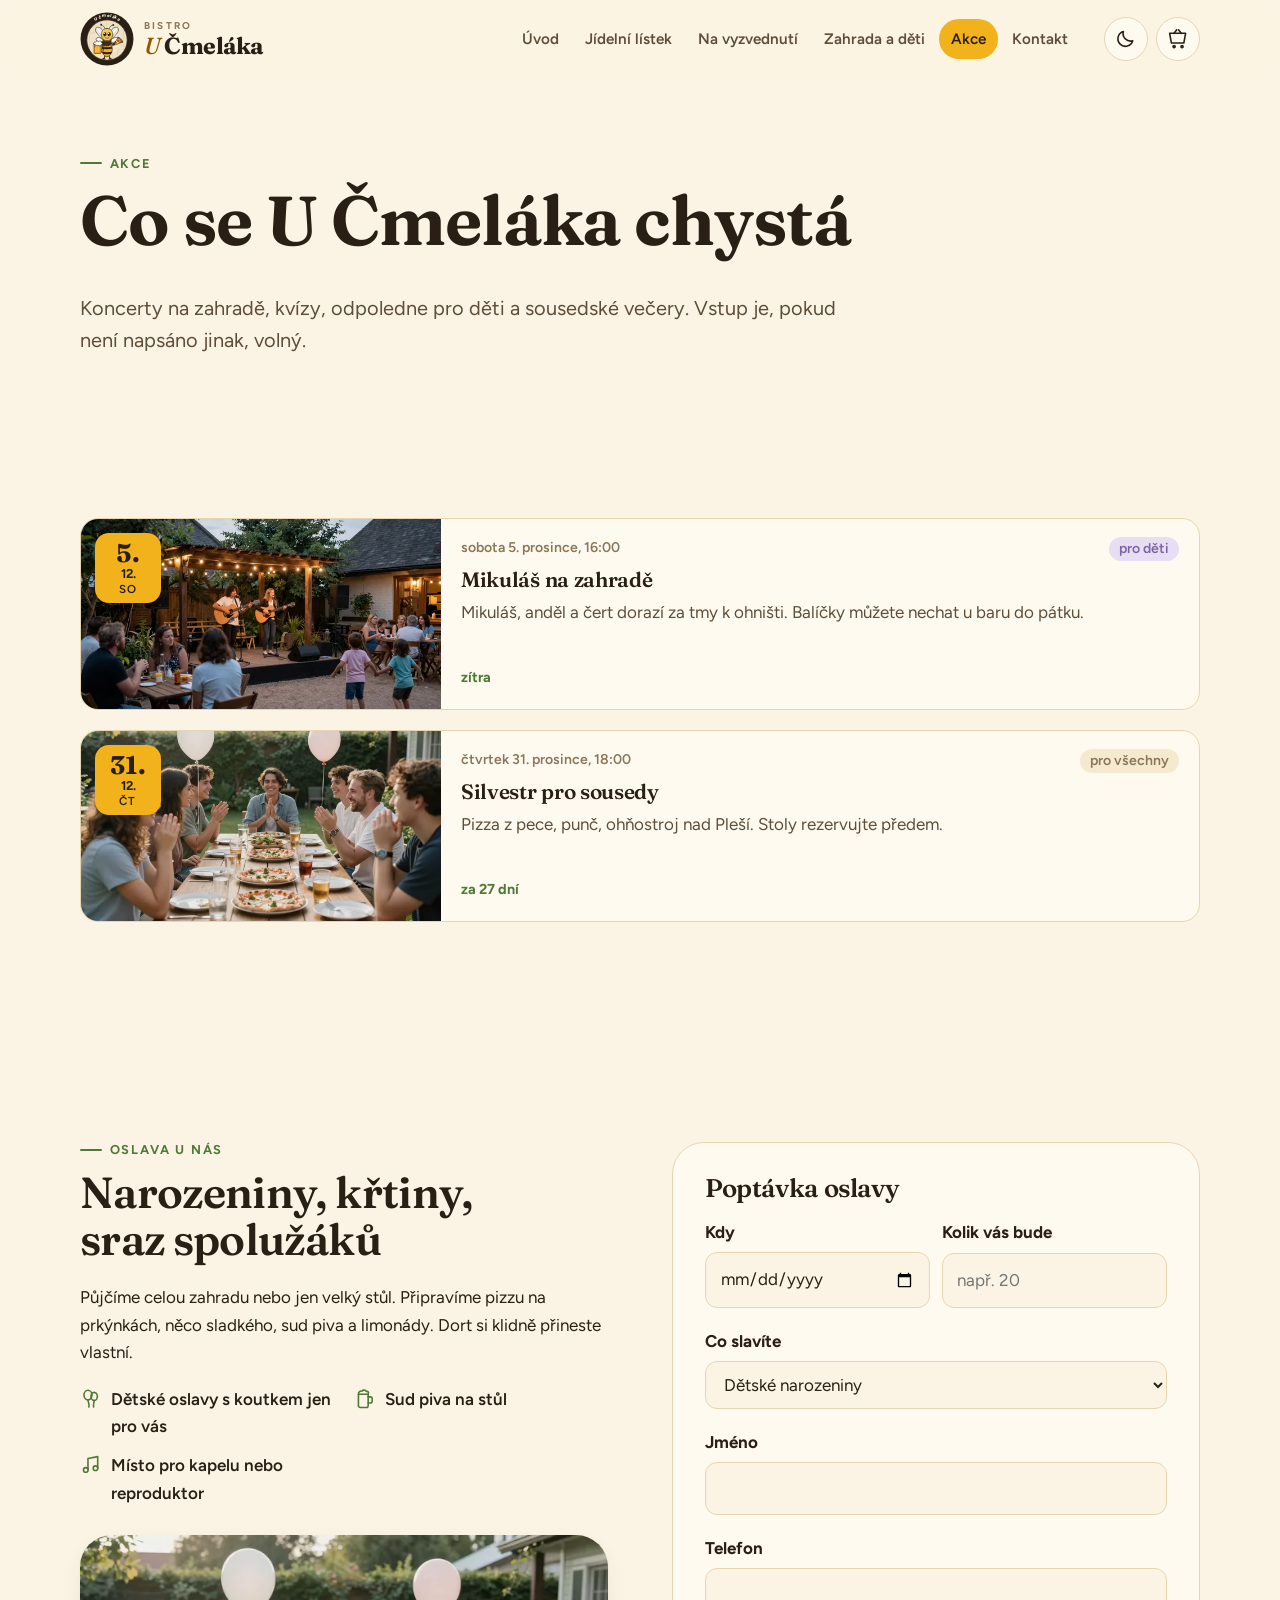
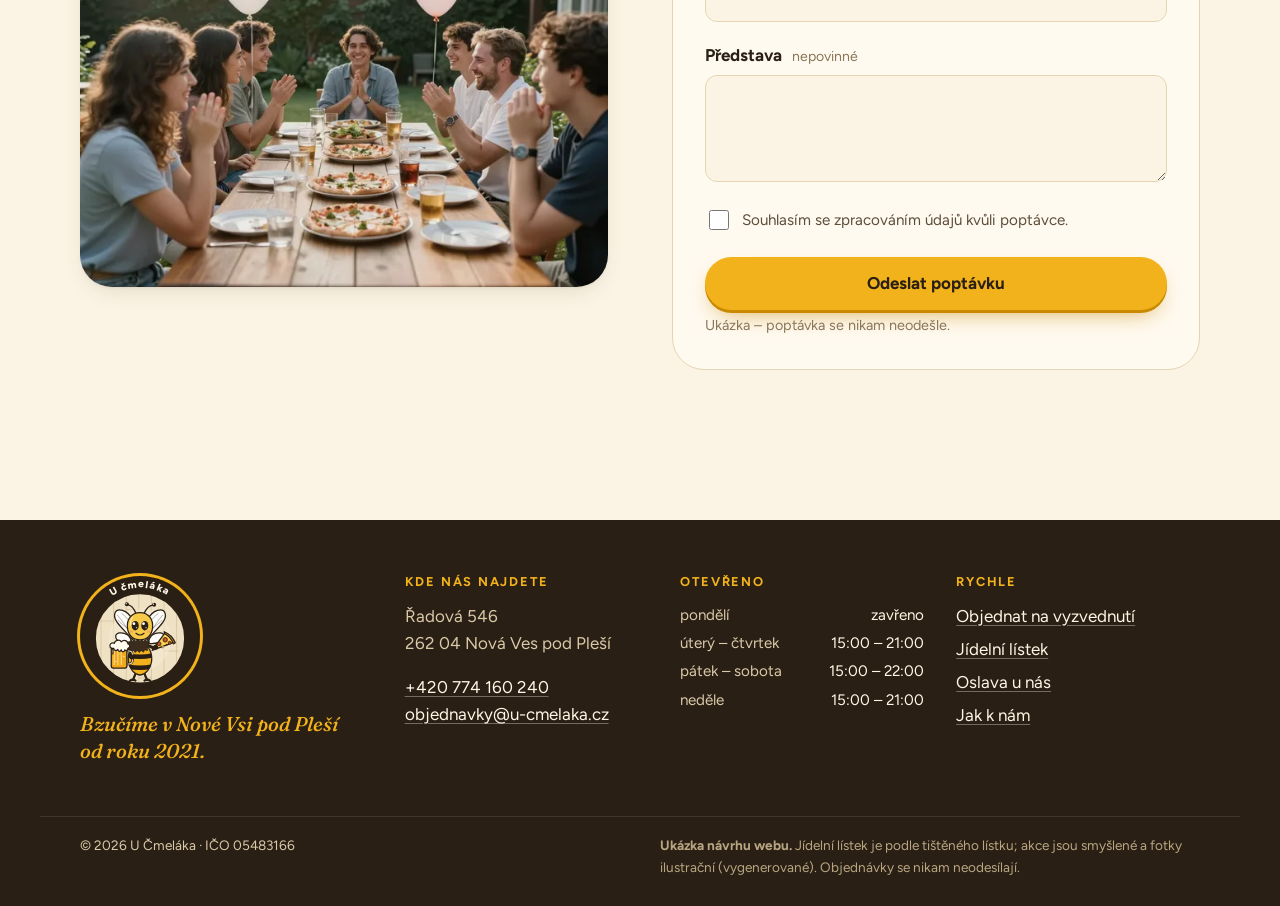
<file: akce.html>
<!doctype html>
<html lang="cs">
<head>
<meta charset="utf-8">
<meta name="viewport" content="width=device-width, initial-scale=1">
<title>Akce a oslavy – U Čmeláka</title>
<meta name="description" content="Koncerty, kvízy, odpoledne pro děti a oslavy na zahradě.">
<meta name="robots" content="noindex">
<meta name="theme-color" content="#fbf4e4" media="(prefers-color-scheme: light)">
<meta name="theme-color" content="#1c150e" media="(prefers-color-scheme: dark)">
<link rel="icon" href="favicon.svg" type="image/svg+xml">
<link rel="preload" href="assets/fonts/fraunces-normal-latin-ext.woff2" as="font" type="font/woff2" crossorigin>
<link rel="stylesheet" href="assets/style.css?v=114c411045">
<script>try{var t=localStorage.getItem("cm-tema");if(t)document.documentElement.dataset.tema=t}catch(e){}</script>
</head>
<body class="str-akce">
<a class="preskocit" href="#obsah">Přeskočit na obsah</a>
<header class="hlavicka" data-hlavicka>
  <div class="hlavicka-in">
    <a class="logo" href="index.html" aria-label="U Čmeláka – úvod"><svg class="logo-odznak logo-znak" width="400" height="400" viewBox="0 0 400 400" aria-hidden="true" focusable="false" xmlns="http://www.w3.org/2000/svg">
<defs>
  <clipPath id="lgh-vnitrek"><circle cx="200" cy="208" r="150"/></clipPath>
  <path id="lgh-oblouk" d="M 38 200 A 162 162 0 0 1 362 200"/>
</defs>
<circle cx="200" cy="200" r="196" fill="#2a1f14"/>
<circle cx="200" cy="208" r="150" fill="#efe2c4"/>
<g clip-path="url(#lgh-vnitrek)"><path d="M70 40 V 360" stroke="#c9b48c" stroke-width="2.5" opacity=".7"/><path d="M112 40 V 360" stroke="#c9b48c" stroke-width="2.5" opacity=".7"/><path d="M154 40 V 360" stroke="#c9b48c" stroke-width="2.5" opacity=".7"/><path d="M196 40 V 360" stroke="#c9b48c" stroke-width="2.5" opacity=".7"/><path d="M238 40 V 360" stroke="#c9b48c" stroke-width="2.5" opacity=".7"/><path d="M280 40 V 360" stroke="#c9b48c" stroke-width="2.5" opacity=".7"/><path d="M322 40 V 360" stroke="#c9b48c" stroke-width="2.5" opacity=".7"/><path d="M60 150 H 112 M154 112 H 196 M238 132 H 280 M112 276 H 154 M280 250 H 330 M196 340 H 238" stroke="#c9b48c" stroke-width="2.5" opacity=".7"/><circle cx="200" cy="212" r="104" fill="#f6ecd6" opacity=".55"/></g>
<circle cx="200" cy="208" r="150" fill="none" stroke="#2a1f14" stroke-width="6"/>
<text font-family="Figtree, system-ui, sans-serif" font-weight="800" font-size="34" letter-spacing="3" fill="#fff7e6"><textPath href="#lgh-oblouk" startOffset="50%" text-anchor="middle">U čmeláka</textPath></text>
<g transform="translate(200 216) scale(.84) translate(-200 -200)"><g class="lg-cmelak">
  <g class="lg-kridla">
  <path d="M172 196 C 130 150, 92 120, 100 92 C 108 66, 150 76, 170 116 C 182 140, 182 170, 172 196 Z" fill="#fff" fill-opacity=".86" stroke="#2a1f14" stroke-width="5" stroke-linejoin="round" stroke-linecap="round"/>
  <path d="M170 190 C 150 150, 128 118, 110 98 M150 150 C 138 140, 124 132, 112 118 M162 128 C 150 112, 140 100, 128 92" fill="none" stroke="#2a1f14" stroke-width="2.4" stroke-linecap="round" opacity=".55"/>
  <path d="M168 210 C 136 214, 108 204, 104 186 C 100 168, 128 162, 150 176 C 160 184, 166 196, 168 210 Z" fill="#fff" fill-opacity=".86" stroke="#2a1f14" stroke-width="5" stroke-linejoin="round" stroke-linecap="round"/>
  <path d="M228 196 C 270 150, 308 120, 300 92 C 292 66, 250 76, 230 116 C 218 140, 218 170, 228 196 Z" fill="#fff" fill-opacity=".86" stroke="#2a1f14" stroke-width="5" stroke-linejoin="round" stroke-linecap="round"/>
  <path d="M230 190 C 250 150, 272 118, 290 98 M250 150 C 262 140, 276 132, 288 118 M238 128 C 250 112, 260 100, 272 92" fill="none" stroke="#2a1f14" stroke-width="2.4" stroke-linecap="round" opacity=".55"/>
  <path d="M232 210 C 264 214, 292 204, 296 186 C 300 168, 272 162, 250 176 C 240 184, 234 196, 232 210 Z" fill="#fff" fill-opacity=".86" stroke="#2a1f14" stroke-width="5" stroke-linejoin="round" stroke-linecap="round"/>
</g>
  <!-- nohy -->
  <path d="M186 318 C 182 334, 176 346, 172 356 M214 318 C 218 334, 224 346, 228 356" fill="none" stroke="#2a1f14" stroke-width="9" stroke-linecap="round"/>
  <path d="M160 358 q12-8 22 0 M218 358 q10-8 22 0" fill="none" stroke="#2a1f14" stroke-width="9" stroke-linecap="round"/>
  <!-- zadeček s pruhy -->
  <clipPath id="lgh-zadek"><path d="M200 210 C 236 210, 250 252, 246 282 C 242 312, 222 334, 200 336 C 178 334, 158 312, 154 282 C 150 252, 164 210, 200 210 Z"/></clipPath>
  <path d="M200 210 C 236 210, 250 252, 246 282 C 242 312, 222 334, 200 336 C 178 334, 158 312, 154 282 C 150 252, 164 210, 200 210 Z" fill="#f2b21b"/>
  <g clip-path="url(#lgh-zadek)" fill="#2a1f14">
    <path d="M140 246 Q200 262 260 246 V264 Q200 280 140 264 Z"/>
    <path d="M140 290 Q200 306 260 290 V308 Q200 324 140 308 Z"/>
    <path d="M140 326 Q200 342 260 326 V350 H140 Z"/>
  </g>
  <path d="M200 210 C 236 210, 250 252, 246 282 C 242 312, 222 334, 200 336 C 178 334, 158 312, 154 282 C 150 252, 164 210, 200 210 Z" fill="none" stroke="#2a1f14" stroke-width="5" stroke-linejoin="round" stroke-linecap="round"/>
  <path d="M176 232 q-6 18-2 36" fill="none" stroke="#fff6d8" stroke-width="4" stroke-linecap="round" opacity=".7"/>
  <!-- ruce -->
  <path d="M172 220 C 160 232, 162 250, 166 262" fill="none" stroke="#2a1f14" stroke-width="12" stroke-linecap="round"/>
  <path d="M230 218 C 248 226, 258 232, 262 226" fill="none" stroke="#2a1f14" stroke-width="12" stroke-linecap="round"/>
  <!-- chlupatý límec -->
  <path d="M158 204 l8-8 l4 8 l8-10 l5 9 l9-10 l8 10 l8-10 l6 10 l8-9 l4 9 l8-8 l4 12 l-6 8 l6 8 l-10 6 l2 9 l-12-2 l-4 9 l-9-7 l-8 8 l-8-8 l-8 8 l-8-8 l-9 7 l-4-9 l-12 2 l2-9 l-10-6 l6-8 l-6-8 z" fill="#3b2c1e" stroke="#2a1f14" stroke-width="3" stroke-linejoin="round"/>
  <!-- hlava -->
  <path d="M184 92 C 176 70, 162 58, 150 56 M216 92 C 226 68, 242 58, 254 58" fill="none" stroke="#2a1f14" stroke-width="5" stroke-linecap="round"/>
  <circle cx="148" cy="55" r="8" fill="#2a1f14"/><circle cx="256" cy="57" r="8" fill="#2a1f14"/>
  <circle cx="145.5" cy="52.5" r="2.4" fill="#fff"/><circle cx="253.5" cy="54.5" r="2.4" fill="#fff"/>
  <path d="M200 88 C 236 88, 252 116, 250 146 C 248 176, 228 196, 200 196 C 172 196, 152 176, 150 146 C 148 116, 164 88, 200 88 Z" fill="#f7c948" stroke="#2a1f14" stroke-width="5" stroke-linejoin="round" stroke-linecap="round"/>
  <path d="M170 106 q-10 14-8 32" fill="none" stroke="#fff6d8" stroke-width="5" stroke-linecap="round" opacity=".7"/>
  <ellipse cx="181" cy="140" rx="14" ry="19" fill="#2a1f14"/><ellipse cx="219" cy="140" rx="14" ry="19" fill="#2a1f14"/>
  <circle cx="176" cy="132" r="5.5" fill="#fff"/><circle cx="214" cy="132" r="5.5" fill="#fff"/>
  <circle cx="186" cy="148" r="2.4" fill="#fff" opacity=".8"/><circle cx="224" cy="148" r="2.4" fill="#fff" opacity=".8"/>
  <path d="M184 170 q16 14 32 0" fill="none" stroke="#2a1f14" stroke-width="4.5" stroke-linecap="round"/>
  <ellipse cx="166" cy="164" rx="7" ry="4.5" fill="#f08a6e" opacity=".6"/><ellipse cx="234" cy="164" rx="7" ry="4.5" fill="#f08a6e" opacity=".6"/>
  <g class="lg-pivo">
  <path d="M146 240 h10 a14 14 0 0 1 14 14 v24 a14 14 0 0 1 -14 14 h-10" fill="none" stroke="#2a1f14" stroke-width="10"/>
  <path d="M146 240 h10 a14 14 0 0 1 14 14 v24 a14 14 0 0 1 -14 14 h-10" fill="none" stroke="#f3e7cc" stroke-width="4"/>
  <rect x="86" y="222" width="62" height="86" rx="8" fill="#f0a91c" stroke="#2a1f14" stroke-width="5" stroke-linejoin="round" stroke-linecap="round"/>
  <path d="M98 236 v58 M112 236 v58 M126 236 v58" stroke="#fff3c9" stroke-width="5" stroke-linecap="round" opacity=".55"/>
  <circle cx="136" cy="262" r="2.6" fill="#fff6d8"/><circle cx="104" cy="282" r="2.2" fill="#fff6d8"/><circle cx="120" cy="252" r="1.8" fill="#fff6d8"/>
  <path d="M82 226 c-6-12 6-22 16-16 c2-14 22-16 28-6 c8-10 26-6 26 8 c10 2 10 16 0 18 c0 8-8 12-12 6 c-2 10-14 10-14 0 c-4 8-14 8-14-2 c-6 8-18 4-16-4 c-10 2-16-6-14-4 z" fill="#fffaf0" stroke="#2a1f14" stroke-width="5" stroke-linejoin="round" stroke-linecap="round"/>
  <path d="M92 232 c3 7 3 16 0 22 c-3-6-3-15 0-22 z" fill="#fffaf0" stroke="#2a1f14" stroke-width="3"/>
</g>
  <g class="lg-pizza">
  <path d="M248 238 L 300 168 C 316 176, 328 190, 334 206 Z" fill="#fbd34d" stroke="#2a1f14" stroke-width="5" stroke-linejoin="round" stroke-linecap="round"/>
  <path d="M296 164 C 316 172, 332 188, 340 208 L 333 212 C 326 194, 314 180, 298 172 Z" fill="#d98b3a" stroke="#2a1f14" stroke-width="5" stroke-linejoin="round" stroke-linecap="round"/>
  <circle cx="300" cy="196" r="9" fill="#c8452b" stroke="#2a1f14" stroke-width="3"/>
  <circle cx="276" cy="212" r="7.5" fill="#c8452b" stroke="#2a1f14" stroke-width="3"/>
  <circle cx="318" cy="208" r="6" fill="#c8452b" stroke="#2a1f14" stroke-width="3"/>
  <circle cx="302" cy="196" r="2" fill="#f08a6e"/><circle cx="278" cy="211" r="1.6" fill="#f08a6e"/>
  <path d="M262 222 q2 12 6 2 M286 222 q3 16 7 0 M304 214 q2 10 5 1" fill="none" stroke="#2a1f14" stroke-width="3" stroke-linecap="round"/>
  <path d="M264 223 q2 9 4 1 M288 222 q3 12 5 0" fill="none" stroke="#fbd34d" stroke-width="3" stroke-linecap="round"/>
  <path d="M290 188 l4 4 M266 226 l3-3" stroke="#4f7a35" stroke-width="3.5" stroke-linecap="round"/>
</g>
  <!-- dlaně přes ucho a pizzu -->
  <circle cx="168" cy="264" r="10" fill="#2a1f14"/>
  <circle cx="262" cy="226" r="10" fill="#2a1f14"/>
</g></g>
</svg><span class="logo-text"><span class="logo-bistro">Bistro</span><span><span class="logo-u">U</span> Čmeláka</span></span></a>
    <nav class="nav" id="nav" aria-label="Hlavní navigace"><ul><li><a href="index.html">Úvod</a></li><li><a href="menu.html">Jídelní lístek</a></li><li><a href="objednavka.html">Na vyzvednutí</a></li><li><a href="zahrada.html">Zahrada a děti</a></li><li><a href="akce.html" aria-current="page">Akce</a></li><li><a href="kontakt.html">Kontakt</a></li></ul></nav>
    <div class="hlavicka-akce">
      <span class="stav-pill" data-stav hidden><span class="stav-tecka"></span><span data-stav-text></span></span>
      <button class="ikona-btn" type="button" data-prepni-tema aria-label="Přepnout světlý a tmavý režim"><svg class="ik jen-svetly" viewBox="0 0 24 24" aria-hidden="true" focusable="false"><path d="M20 14.5A8.5 8.5 0 0 1 9.5 4a8.5 8.5 0 1 0 10.5 10.5z"/></svg><svg class="ik jen-tmavy" viewBox="0 0 24 24" aria-hidden="true" focusable="false"><circle cx="12" cy="12" r="4.2"/><path d="M12 2v2.5M12 19.5V22M2 12h2.5M19.5 12H22M4.9 4.9l1.8 1.8M17.3 17.3l1.8 1.8M4.9 19.1l1.8-1.8M17.3 6.7l1.8-1.8"/></svg></button>
      <a class="kosik-btn" href="objednavka.html" data-kosik-btn aria-label="Košík"><svg class="ik " viewBox="0 0 24 24" aria-hidden="true" focusable="false"><path d="M3 6h18l-2 11H5z"/><path d="M8 6l3-4M16 6l-3-4"/><circle cx="8" cy="21" r="1.2"/><circle cx="17" cy="21" r="1.2"/></svg><span class="kosik-pocet" data-kosik-pocet hidden>0</span></a>
      <button class="menu-btn" type="button" data-menu-btn aria-expanded="false" aria-controls="nav"><span></span><span></span><span></span><span class="sr">Menu</span></button>
    </div>
  </div>
</header>
<main id="obsah">

<section class="stranka-hlava">
  <p class="nadtitul">Akce</p>
  <h1>Co se U Čmeláka chystá</h1>
  <p class="perex">Koncerty na zahradě, kvízy, odpoledne pro děti a sousedské večery. Vstup je, pokud není napsáno jinak, volný.</p>
</section>

<section class="pas">
  <div class="akce-seznam" data-akce-seznam><article class="akce-karta" data-akce="dyne" data-datum="2026-10-24">
  <div class="akce-foto"><picture class="foto "><source type="image/webp" srcset="assets/foto/detsky-koutek-640.webp 640w, assets/foto/detsky-koutek-1280.webp 1280w, assets/foto/detsky-koutek-1536.webp 1536w" sizes="(min-width: 900px) 30vw, 90vw"><img src="assets/foto/detsky-koutek-1280.jpg" srcset="assets/foto/detsky-koutek-640.jpg 640w, assets/foto/detsky-koutek-1280.jpg 1280w, assets/foto/detsky-koutek-1536.jpg 1536w" sizes="(min-width: 900px) 30vw, 90vw" width="1536" height="1024" alt="" loading="lazy" decoding="async"></picture></div>
  <div class="akce-datum"><span class="akce-den">24.</span><span class="akce-mesic">10.</span><span class="akce-dvt">so</span></div>
  <div class="akce-telo">
    <p class="akce-meta"><span>sobota 24. října, 15:00</span><span class="akce-pro akce-pro-děti">pro děti</span></p>
    <h3>Dýňování na zahradě</h3>
    <p>Vyřezáváme dýně, dlabátka a svíčky máme připravené. Rodiče zatím u kafe nebo u Pilsneru.</p>
    <p class="akce-za" data-za-dni="2026-10-24"></p>
  </div>
</article><article class="akce-karta" data-akce="kviz" data-datum="2026-10-30">
  <div class="akce-foto"><picture class="foto "><source type="image/webp" srcset="assets/foto/pivo-640.webp 640w, assets/foto/pivo-1024.webp 1024w" sizes="(min-width: 900px) 30vw, 90vw"><img src="assets/foto/pivo-1024.jpg" srcset="assets/foto/pivo-640.jpg 640w, assets/foto/pivo-1024.jpg 1024w" sizes="(min-width: 900px) 30vw, 90vw" width="1024" height="1024" alt="" loading="lazy" decoding="async"></picture></div>
  <div class="akce-datum"><span class="akce-den">30.</span><span class="akce-mesic">10.</span><span class="akce-dvt">pá</span></div>
  <div class="akce-telo">
    <p class="akce-meta"><span>pátek 30. října, 19:00</span><span class="akce-pro akce-pro-dospělí">pro dospělé</span></p>
    <h3>Pizza &amp; kvíz</h3>
    <p>Týmy po čtyřech, šest kol otázek, vítězný tým dostane pizzu a soudek. Přihlášky u baru nebo telefonem.</p>
    <p class="akce-za" data-za-dni="2026-10-30"></p>
  </div>
</article><article class="akce-karta" data-akce="martin" data-datum="2026-11-11">
  <div class="akce-foto"><picture class="foto "><source type="image/webp" srcset="assets/foto/pizza-640.webp 640w, assets/foto/pizza-1280.webp 1280w, assets/foto/pizza-1536.webp 1536w" sizes="(min-width: 900px) 30vw, 90vw"><img src="assets/foto/pizza-1280.jpg" srcset="assets/foto/pizza-640.jpg 640w, assets/foto/pizza-1280.jpg 1280w, assets/foto/pizza-1536.jpg 1536w" sizes="(min-width: 900px) 30vw, 90vw" width="1536" height="1024" alt="" loading="lazy" decoding="async"></picture></div>
  <div class="akce-datum"><span class="akce-den">11.</span><span class="akce-mesic">11.</span><span class="akce-dvt">st</span></div>
  <div class="akce-telo">
    <p class="akce-meta"><span>středa 11. listopadu, 17:00</span><span class="akce-pro akce-pro-všichni">pro všechny</span></p>
    <h3>Svatomartinské víno</h3>
    <p>Otevíráme mladé víno a na jeden večer pečeme pizzu s husím masem a červeným zelím.</p>
    <p class="akce-za" data-za-dni="2026-11-11"></p>
  </div>
</article><article class="akce-karta" data-akce="malovani" data-datum="2026-11-15">
  <div class="akce-foto"><picture class="foto "><source type="image/webp" srcset="assets/foto/kava-dort-640.webp 640w, assets/foto/kava-dort-1024.webp 1024w" sizes="(min-width: 900px) 30vw, 90vw"><img src="assets/foto/kava-dort-1024.jpg" srcset="assets/foto/kava-dort-640.jpg 640w, assets/foto/kava-dort-1024.jpg 1024w" sizes="(min-width: 900px) 30vw, 90vw" width="1024" height="1024" alt="" loading="lazy" decoding="async"></picture></div>
  <div class="akce-datum"><span class="akce-den">15.</span><span class="akce-mesic">11.</span><span class="akce-dvt">ne</span></div>
  <div class="akce-telo">
    <p class="akce-meta"><span>neděle 15. listopadu, 15:00</span><span class="akce-pro akce-pro-děti">pro děti</span></p>
    <h3>Nedělní malování na obličej</h3>
    <p>Čmeláci, berušky i tygři. Vstup volný, stačí přijít.</p>
    <p class="akce-za" data-za-dni="2026-11-15"></p>
  </div>
</article><article class="akce-karta" data-akce="mikulas" data-datum="2026-12-05">
  <div class="akce-foto"><picture class="foto "><source type="image/webp" srcset="assets/foto/koncert-640.webp 640w, assets/foto/koncert-1280.webp 1280w, assets/foto/koncert-1536.webp 1536w" sizes="(min-width: 900px) 30vw, 90vw"><img src="assets/foto/koncert-1280.jpg" srcset="assets/foto/koncert-640.jpg 640w, assets/foto/koncert-1280.jpg 1280w, assets/foto/koncert-1536.jpg 1536w" sizes="(min-width: 900px) 30vw, 90vw" width="1536" height="1024" alt="" loading="lazy" decoding="async"></picture></div>
  <div class="akce-datum"><span class="akce-den">5.</span><span class="akce-mesic">12.</span><span class="akce-dvt">so</span></div>
  <div class="akce-telo">
    <p class="akce-meta"><span>sobota 5. prosince, 16:00</span><span class="akce-pro akce-pro-děti">pro děti</span></p>
    <h3>Mikuláš na zahradě</h3>
    <p>Mikuláš, anděl a čert dorazí za tmy k ohništi. Balíčky můžete nechat u baru do pátku.</p>
    <p class="akce-za" data-za-dni="2026-12-05"></p>
  </div>
</article><article class="akce-karta" data-akce="silvestr" data-datum="2026-12-31">
  <div class="akce-foto"><picture class="foto "><source type="image/webp" srcset="assets/foto/oslava-640.webp 640w, assets/foto/oslava-1280.webp 1280w, assets/foto/oslava-1536.webp 1536w" sizes="(min-width: 900px) 30vw, 90vw"><img src="assets/foto/oslava-1280.jpg" srcset="assets/foto/oslava-640.jpg 640w, assets/foto/oslava-1280.jpg 1280w, assets/foto/oslava-1536.jpg 1536w" sizes="(min-width: 900px) 30vw, 90vw" width="1536" height="1024" alt="" loading="lazy" decoding="async"></picture></div>
  <div class="akce-datum"><span class="akce-den">31.</span><span class="akce-mesic">12.</span><span class="akce-dvt">čt</span></div>
  <div class="akce-telo">
    <p class="akce-meta"><span>čtvrtek 31. prosince, 18:00</span><span class="akce-pro akce-pro-všichni">pro všechny</span></p>
    <h3>Silvestr pro sousedy</h3>
    <p>Pizza z pece, punč, ohňostroj nad Pleší. Stoly rezervujte předem.</p>
    <p class="akce-za" data-za-dni="2026-12-31"></p>
  </div>
</article></div>
  <p class="nic-nenalezeno" data-akce-nic hidden>Program na další týdny teprve chystáme. Sledujte nás – nebo se zeptejte u baru.</p>
</section>

<section class="pas oslavy" id="oslavy" aria-labelledby="oslavy-h">
  <div class="oslavy-text">
    <p class="nadtitul">Oslava u nás</p>
    <h2 id="oslavy-h">Narozeniny, křtiny, sraz spolužáků</h2>
    <p>Půjčíme celou zahradu nebo jen velký stůl. Připravíme pizzu na prkýnkách, něco sladkého, sud piva a limonády. Dort si klidně přineste vlastní.</p>
    <ul class="vycet">
      <li><svg class="ik " viewBox="0 0 24 24" aria-hidden="true" focusable="false"><ellipse cx="9" cy="8" rx="4.5" ry="5.5"/><ellipse cx="16" cy="9.5" rx="3.6" ry="4.6"/><path d="M9 13.5c0 3 2 4 1 8M16 14c0 2.6-1.2 3.6-.6 7.5"/></svg>Dětské oslavy s koutkem jen pro vás</li>
      <li><svg class="ik " viewBox="0 0 24 24" aria-hidden="true" focusable="false"><path d="M5 7h11v13a2 2 0 0 1-2 2H7a2 2 0 0 1-2-2z"/><path d="M16 10h2.5a2 2 0 0 1 2 2v3a2 2 0 0 1-2 2H16"/><path d="M5 7c0-2.5 2-4 4-3.5C10 2 13 2 14 3.8 16 3.6 17 5 16 7"/></svg>Sud piva na stůl</li>
      <li><svg class="ik " viewBox="0 0 24 24" aria-hidden="true" focusable="false"><path d="M9 18V5l11-2v13"/><circle cx="6.5" cy="18" r="2.6"/><circle cx="17.5" cy="16" r="2.6"/></svg>Místo pro kapelu nebo reproduktor</li>
    </ul>
    <div class="oslavy-foto"><picture class="foto "><source type="image/webp" srcset="assets/foto/oslava-640.webp 640w, assets/foto/oslava-1280.webp 1280w, assets/foto/oslava-1536.webp 1536w" sizes="(min-width: 900px) 40vw, 100vw"><img src="assets/foto/oslava-1280.jpg" srcset="assets/foto/oslava-640.jpg 640w, assets/foto/oslava-1280.jpg 1280w, assets/foto/oslava-1536.jpg 1536w" sizes="(min-width: 900px) 40vw, 100vw" width="1536" height="1024" alt="Oslava na terase" loading="lazy" decoding="async"></picture></div>
  </div>
  <form class="karta-form" data-oslava-form novalidate>
    <h3>Poptávka oslavy</h3>
    <div class="pole-radek">
      <div class="pole"><label for="os-datum">Kdy</label><input id="os-datum" name="datum" type="date" required><p class="chyba" data-chyba="datum" hidden></p></div>
      <div class="pole"><label for="os-hoste">Kolik vás bude</label><input id="os-hoste" name="hoste" type="number" min="4" max="120" inputmode="numeric" placeholder="např. 20" required><p class="chyba" data-chyba="hoste" hidden></p></div>
    </div>
    <div class="pole"><label for="os-typ">Co slavíte</label><select id="os-typ" name="typ"><option>Dětské narozeniny</option><option>Narozeniny, výročí</option><option>Křtiny</option><option>Sraz, rozlučka</option><option>Firemní akce</option><option>Něco jiného</option></select></div>
    <div class="pole"><label for="os-jmeno">Jméno</label><input id="os-jmeno" name="jmeno" autocomplete="name" required><p class="chyba" data-chyba="jmeno" hidden></p></div>
    <div class="pole"><label for="os-telefon">Telefon</label><input id="os-telefon" name="telefon" type="tel" autocomplete="tel" inputmode="tel" required><p class="chyba" data-chyba="telefon" hidden></p></div>
    <div class="pole"><label for="os-zprava">Představa <span class="nepovinne">nepovinné</span></label><textarea id="os-zprava" name="zprava" rows="3"></textarea></div>
    <label class="souhlas"><input type="checkbox" name="souhlas"><span>Souhlasím se zpracováním údajů kvůli poptávce.</span></label>
    <p class="chyba" data-chyba="souhlas" hidden></p>
    <button class="btn btn-med" type="submit">Odeslat poptávku</button>
    <p class="pozn">Ukázka – poptávka se nikam neodešle.</p>
    <div class="form-hotovo" data-hotovo hidden tabindex="-1"><strong>Díky!</strong> Ozveme se do druhého dne a domluvíme podrobnosti.</div>
  </form>
</section>
</main>
<footer class="paticka">
  <div class="paticka-in">
    <div class="paticka-znacka">
      <svg class="logo-odznak paticka-logo" width="400" height="400" viewBox="0 0 400 400" role="img" aria-label="U Čmeláka – logo" xmlns="http://www.w3.org/2000/svg">
<defs>
  <clipPath id="lgf-vnitrek"><circle cx="200" cy="208" r="150"/></clipPath>
  <path id="lgf-oblouk" d="M 38 200 A 162 162 0 0 1 362 200"/>
</defs>
<circle cx="200" cy="200" r="196" fill="#2a1f14"/>
<circle cx="200" cy="208" r="150" fill="#efe2c4"/>
<g clip-path="url(#lgf-vnitrek)"><path d="M70 40 V 360" stroke="#c9b48c" stroke-width="2.5" opacity=".7"/><path d="M112 40 V 360" stroke="#c9b48c" stroke-width="2.5" opacity=".7"/><path d="M154 40 V 360" stroke="#c9b48c" stroke-width="2.5" opacity=".7"/><path d="M196 40 V 360" stroke="#c9b48c" stroke-width="2.5" opacity=".7"/><path d="M238 40 V 360" stroke="#c9b48c" stroke-width="2.5" opacity=".7"/><path d="M280 40 V 360" stroke="#c9b48c" stroke-width="2.5" opacity=".7"/><path d="M322 40 V 360" stroke="#c9b48c" stroke-width="2.5" opacity=".7"/><path d="M60 150 H 112 M154 112 H 196 M238 132 H 280 M112 276 H 154 M280 250 H 330 M196 340 H 238" stroke="#c9b48c" stroke-width="2.5" opacity=".7"/><circle cx="200" cy="212" r="104" fill="#f6ecd6" opacity=".55"/></g>
<circle cx="200" cy="208" r="150" fill="none" stroke="#2a1f14" stroke-width="6"/>
<text font-family="Figtree, system-ui, sans-serif" font-weight="800" font-size="34" letter-spacing="3" fill="#fff7e6"><textPath href="#lgf-oblouk" startOffset="50%" text-anchor="middle">U čmeláka</textPath></text>
<g transform="translate(200 216) scale(.84) translate(-200 -200)"><g class="lg-cmelak">
  <g class="lg-kridla">
  <path d="M172 196 C 130 150, 92 120, 100 92 C 108 66, 150 76, 170 116 C 182 140, 182 170, 172 196 Z" fill="#fff" fill-opacity=".86" stroke="#2a1f14" stroke-width="5" stroke-linejoin="round" stroke-linecap="round"/>
  <path d="M170 190 C 150 150, 128 118, 110 98 M150 150 C 138 140, 124 132, 112 118 M162 128 C 150 112, 140 100, 128 92" fill="none" stroke="#2a1f14" stroke-width="2.4" stroke-linecap="round" opacity=".55"/>
  <path d="M168 210 C 136 214, 108 204, 104 186 C 100 168, 128 162, 150 176 C 160 184, 166 196, 168 210 Z" fill="#fff" fill-opacity=".86" stroke="#2a1f14" stroke-width="5" stroke-linejoin="round" stroke-linecap="round"/>
  <path d="M228 196 C 270 150, 308 120, 300 92 C 292 66, 250 76, 230 116 C 218 140, 218 170, 228 196 Z" fill="#fff" fill-opacity=".86" stroke="#2a1f14" stroke-width="5" stroke-linejoin="round" stroke-linecap="round"/>
  <path d="M230 190 C 250 150, 272 118, 290 98 M250 150 C 262 140, 276 132, 288 118 M238 128 C 250 112, 260 100, 272 92" fill="none" stroke="#2a1f14" stroke-width="2.4" stroke-linecap="round" opacity=".55"/>
  <path d="M232 210 C 264 214, 292 204, 296 186 C 300 168, 272 162, 250 176 C 240 184, 234 196, 232 210 Z" fill="#fff" fill-opacity=".86" stroke="#2a1f14" stroke-width="5" stroke-linejoin="round" stroke-linecap="round"/>
</g>
  <!-- nohy -->
  <path d="M186 318 C 182 334, 176 346, 172 356 M214 318 C 218 334, 224 346, 228 356" fill="none" stroke="#2a1f14" stroke-width="9" stroke-linecap="round"/>
  <path d="M160 358 q12-8 22 0 M218 358 q10-8 22 0" fill="none" stroke="#2a1f14" stroke-width="9" stroke-linecap="round"/>
  <!-- zadeček s pruhy -->
  <clipPath id="lgf-zadek"><path d="M200 210 C 236 210, 250 252, 246 282 C 242 312, 222 334, 200 336 C 178 334, 158 312, 154 282 C 150 252, 164 210, 200 210 Z"/></clipPath>
  <path d="M200 210 C 236 210, 250 252, 246 282 C 242 312, 222 334, 200 336 C 178 334, 158 312, 154 282 C 150 252, 164 210, 200 210 Z" fill="#f2b21b"/>
  <g clip-path="url(#lgf-zadek)" fill="#2a1f14">
    <path d="M140 246 Q200 262 260 246 V264 Q200 280 140 264 Z"/>
    <path d="M140 290 Q200 306 260 290 V308 Q200 324 140 308 Z"/>
    <path d="M140 326 Q200 342 260 326 V350 H140 Z"/>
  </g>
  <path d="M200 210 C 236 210, 250 252, 246 282 C 242 312, 222 334, 200 336 C 178 334, 158 312, 154 282 C 150 252, 164 210, 200 210 Z" fill="none" stroke="#2a1f14" stroke-width="5" stroke-linejoin="round" stroke-linecap="round"/>
  <path d="M176 232 q-6 18-2 36" fill="none" stroke="#fff6d8" stroke-width="4" stroke-linecap="round" opacity=".7"/>
  <!-- ruce -->
  <path d="M172 220 C 160 232, 162 250, 166 262" fill="none" stroke="#2a1f14" stroke-width="12" stroke-linecap="round"/>
  <path d="M230 218 C 248 226, 258 232, 262 226" fill="none" stroke="#2a1f14" stroke-width="12" stroke-linecap="round"/>
  <!-- chlupatý límec -->
  <path d="M158 204 l8-8 l4 8 l8-10 l5 9 l9-10 l8 10 l8-10 l6 10 l8-9 l4 9 l8-8 l4 12 l-6 8 l6 8 l-10 6 l2 9 l-12-2 l-4 9 l-9-7 l-8 8 l-8-8 l-8 8 l-8-8 l-9 7 l-4-9 l-12 2 l2-9 l-10-6 l6-8 l-6-8 z" fill="#3b2c1e" stroke="#2a1f14" stroke-width="3" stroke-linejoin="round"/>
  <!-- hlava -->
  <path d="M184 92 C 176 70, 162 58, 150 56 M216 92 C 226 68, 242 58, 254 58" fill="none" stroke="#2a1f14" stroke-width="5" stroke-linecap="round"/>
  <circle cx="148" cy="55" r="8" fill="#2a1f14"/><circle cx="256" cy="57" r="8" fill="#2a1f14"/>
  <circle cx="145.5" cy="52.5" r="2.4" fill="#fff"/><circle cx="253.5" cy="54.5" r="2.4" fill="#fff"/>
  <path d="M200 88 C 236 88, 252 116, 250 146 C 248 176, 228 196, 200 196 C 172 196, 152 176, 150 146 C 148 116, 164 88, 200 88 Z" fill="#f7c948" stroke="#2a1f14" stroke-width="5" stroke-linejoin="round" stroke-linecap="round"/>
  <path d="M170 106 q-10 14-8 32" fill="none" stroke="#fff6d8" stroke-width="5" stroke-linecap="round" opacity=".7"/>
  <ellipse cx="181" cy="140" rx="14" ry="19" fill="#2a1f14"/><ellipse cx="219" cy="140" rx="14" ry="19" fill="#2a1f14"/>
  <circle cx="176" cy="132" r="5.5" fill="#fff"/><circle cx="214" cy="132" r="5.5" fill="#fff"/>
  <circle cx="186" cy="148" r="2.4" fill="#fff" opacity=".8"/><circle cx="224" cy="148" r="2.4" fill="#fff" opacity=".8"/>
  <path d="M184 170 q16 14 32 0" fill="none" stroke="#2a1f14" stroke-width="4.5" stroke-linecap="round"/>
  <ellipse cx="166" cy="164" rx="7" ry="4.5" fill="#f08a6e" opacity=".6"/><ellipse cx="234" cy="164" rx="7" ry="4.5" fill="#f08a6e" opacity=".6"/>
  <g class="lg-pivo">
  <path d="M146 240 h10 a14 14 0 0 1 14 14 v24 a14 14 0 0 1 -14 14 h-10" fill="none" stroke="#2a1f14" stroke-width="10"/>
  <path d="M146 240 h10 a14 14 0 0 1 14 14 v24 a14 14 0 0 1 -14 14 h-10" fill="none" stroke="#f3e7cc" stroke-width="4"/>
  <rect x="86" y="222" width="62" height="86" rx="8" fill="#f0a91c" stroke="#2a1f14" stroke-width="5" stroke-linejoin="round" stroke-linecap="round"/>
  <path d="M98 236 v58 M112 236 v58 M126 236 v58" stroke="#fff3c9" stroke-width="5" stroke-linecap="round" opacity=".55"/>
  <circle cx="136" cy="262" r="2.6" fill="#fff6d8"/><circle cx="104" cy="282" r="2.2" fill="#fff6d8"/><circle cx="120" cy="252" r="1.8" fill="#fff6d8"/>
  <path d="M82 226 c-6-12 6-22 16-16 c2-14 22-16 28-6 c8-10 26-6 26 8 c10 2 10 16 0 18 c0 8-8 12-12 6 c-2 10-14 10-14 0 c-4 8-14 8-14-2 c-6 8-18 4-16-4 c-10 2-16-6-14-4 z" fill="#fffaf0" stroke="#2a1f14" stroke-width="5" stroke-linejoin="round" stroke-linecap="round"/>
  <path d="M92 232 c3 7 3 16 0 22 c-3-6-3-15 0-22 z" fill="#fffaf0" stroke="#2a1f14" stroke-width="3"/>
</g>
  <g class="lg-pizza">
  <path d="M248 238 L 300 168 C 316 176, 328 190, 334 206 Z" fill="#fbd34d" stroke="#2a1f14" stroke-width="5" stroke-linejoin="round" stroke-linecap="round"/>
  <path d="M296 164 C 316 172, 332 188, 340 208 L 333 212 C 326 194, 314 180, 298 172 Z" fill="#d98b3a" stroke="#2a1f14" stroke-width="5" stroke-linejoin="round" stroke-linecap="round"/>
  <circle cx="300" cy="196" r="9" fill="#c8452b" stroke="#2a1f14" stroke-width="3"/>
  <circle cx="276" cy="212" r="7.5" fill="#c8452b" stroke="#2a1f14" stroke-width="3"/>
  <circle cx="318" cy="208" r="6" fill="#c8452b" stroke="#2a1f14" stroke-width="3"/>
  <circle cx="302" cy="196" r="2" fill="#f08a6e"/><circle cx="278" cy="211" r="1.6" fill="#f08a6e"/>
  <path d="M262 222 q2 12 6 2 M286 222 q3 16 7 0 M304 214 q2 10 5 1" fill="none" stroke="#2a1f14" stroke-width="3" stroke-linecap="round"/>
  <path d="M264 223 q2 9 4 1 M288 222 q3 12 5 0" fill="none" stroke="#fbd34d" stroke-width="3" stroke-linecap="round"/>
  <path d="M290 188 l4 4 M266 226 l3-3" stroke="#4f7a35" stroke-width="3.5" stroke-linecap="round"/>
</g>
  <!-- dlaně přes ucho a pizzu -->
  <circle cx="168" cy="264" r="10" fill="#2a1f14"/>
  <circle cx="262" cy="226" r="10" fill="#2a1f14"/>
</g></g>
</svg>
      <p class="paticka-motto">Bzučíme v Nové Vsi pod Pleší<br>od roku 2021.</p>
    </div>
    <div>
      <h2 class="paticka-nadpis">Kde nás najdete</h2>
      <p>Řadová 546<br>262 04 Nová Ves pod Pleší</p>
      <p><a href="tel:+420774160240">+420 774 160 240</a><br><a href="mailto:objednavky@u-cmelaka.cz">objednavky@u-cmelaka.cz</a></p>
    </div>
    <div>
      <h2 class="paticka-nadpis">Otevřeno</h2>
      <dl class="hodiny-mini"><div><dt>pondělí</dt><dd>zavřeno</dd></div><div><dt>úterý – čtvrtek</dt><dd>15:00 – 21:00</dd></div><div><dt>pátek – sobota</dt><dd>15:00 – 22:00</dd></div><div><dt>neděle</dt><dd>15:00 – 21:00</dd></div></dl>
    </div>
    <div>
      <h2 class="paticka-nadpis">Rychle</h2>
      <ul class="paticka-odkazy">
        <li><a href="objednavka.html">Objednat na vyzvednutí</a></li>
        <li><a href="menu.html">Jídelní lístek</a></li>
        <li><a href="akce.html#oslavy">Oslava u nás</a></li>
        <li><a href="kontakt.html">Jak k nám</a></li>
      </ul>
    </div>
  </div>
  <div class="paticka-spodek">
    <p>© 2026 U Čmeláka · IČO 05483166</p>
    <p class="ukazka-pozn"><strong>Ukázka návrhu webu.</strong> Jídelní lístek je podle tištěného lístku; akce jsou smyšlené a fotky ilustrační (vygenerované). Objednávky se nikam neodesílají.</p>
  </div>
</footer>
<script>window.CM_DATA = {"rozvrh":[null,{"od":"15:00","do":"21:00"},{"od":"15:00","do":"21:00"},{"od":"15:00","do":"21:00"},{"od":"15:00","do":"22:00"},{"od":"15:00","do":"22:00"},{"od":"15:00","do":"21:00"}],"krabice":15,"koren":"","menu":{"polozky":[{"id":"margherita","nazev":"Margherita","cena":175,"kategorie":"pizza","slozeni":"tomatový základ, mozzarella, bazalka"},{"id":"funghi","nazev":"Funghi","cena":185,"kategorie":"pizza","slozeni":"tomatový základ, mozzarella, žampiony"},{"id":"prosciutto-cotto","nazev":"Prosciutto cotto","cena":195,"kategorie":"pizza","slozeni":"tomatový základ, mozzarella, šunka"},{"id":"vegetariana","nazev":"Vegetariana","cena":185,"kategorie":"pizza","slozeni":"tomatový základ, mozzarella, paprika, žampiony, kukuřice, brokolice"},{"id":"capricciosa","nazev":"Capricciosa","cena":230,"kategorie":"pizza","slozeni":"tomatový základ, mozzarella, šunka, žampiony, artyčoky"},{"id":"quattro-formaggi","nazev":"Quattro formaggi","cena":235,"kategorie":"pizza","slozeni":"smetanový základ, mozzarella, gorgonzola D.O.P., uzená scamorza, grana padano"},{"id":"messicana","nazev":"Messicana","cena":245,"kategorie":"pizza","slozeni":"tomatový základ, mozzarella, salám, slanina, cibule, kukuřice, chilli papričky"},{"id":"picante","nazev":"Picante","cena":235,"kategorie":"pizza","slozeni":"tomatový základ, salám, gorgonzola D.O.P., chilli papričky"},{"id":"salami","nazev":"Salami","cena":220,"kategorie":"pizza","slozeni":"tomatový základ, mozzarella, salám"},{"id":"bacon","nazev":"Bacon","cena":230,"kategorie":"pizza","slozeni":"tomatový základ, mozzarella, anglická slanina, cibule"},{"id":"prosciutto-cotto-funghi","nazev":"Prosciutto cotto e funghi","cena":210,"kategorie":"pizza","slozeni":"tomatový základ, mozzarella, šunka, žampiony"},{"id":"spinaci","nazev":"Spinaci","cena":235,"kategorie":"pizza","slozeni":"špenátovo-smetanový základ, česnek, slanina, cibule"},{"id":"prosciutto-crudo","nazev":"Prosciutto crudo","cena":235,"kategorie":"pizza","slozeni":"tomatový základ, mozzarella, prosciutto crudo"},{"id":"utopenec","nazev":"Utopenec","cena":75,"kategorie":"pochutiny","slozeni":""},{"id":"hermelin","nazev":"Nakládaný hermelín","cena":95,"kategorie":"pochutiny","slozeni":""},{"id":"kimchi","nazev":"Kimchi","cena":125,"kategorie":"pochutiny","slozeni":""},{"id":"hranolky","nazev":"Hranolky","cena":55,"kategorie":"pochutiny","slozeni":""},{"id":"lizatko","nazev":"Lízátko","cena":20,"kategorie":"pochutiny","slozeni":""},{"id":"bramburky","nazev":"Brambůrky","cena":55,"kategorie":"pochutiny","slozeni":""},{"id":"tycinky","nazev":"Tyčinky","cena":35,"kategorie":"pochutiny","slozeni":""},{"id":"orisky","nazev":"Oříšky","cena":45,"kategorie":"pochutiny","slozeni":""},{"id":"limonady","nazev":"Domácí limonády","cena":65,"kategorie":"nealko","slozeni":""},{"id":"plechovky","nazev":"Plechovky dle nabídky","cena":42,"kategorie":"nealko","slozeni":""}],"priplatky":[{"id":"sunka","nazev":"šunka","cena":40},{"id":"salam","nazev":"salám","cena":40},{"id":"slanina","nazev":"slanina","cena":40},{"id":"prosciutto","nazev":"prosciutto crudo","cena":40},{"id":"mozzarella","nazev":"mozzarella","cena":40},{"id":"gorgonzola","nazev":"gorgonzola","cena":40},{"id":"scamorza","nazev":"uzená scamorza","cena":40},{"id":"grana","nazev":"grana padano","cena":40},{"id":"zampiony","nazev":"žampiony","cena":20},{"id":"cibule","nazev":"cibule","cena":20},{"id":"kukurice","nazev":"kukuřice","cena":20},{"id":"paprika","nazev":"paprika","cena":20},{"id":"brokolice","nazev":"brokolice","cena":20},{"id":"artycoky","nazev":"artyčoky","cena":20},{"id":"chilli","nazev":"chilli papričky","cena":20},{"id":"cesnek","nazev":"česnek","cena":20}]}};</script>
<script src="assets/knihovny.js?v=114c411045"></script>
<script src="assets/web.js?v=114c411045"></script>

</body>
</html>
</file>
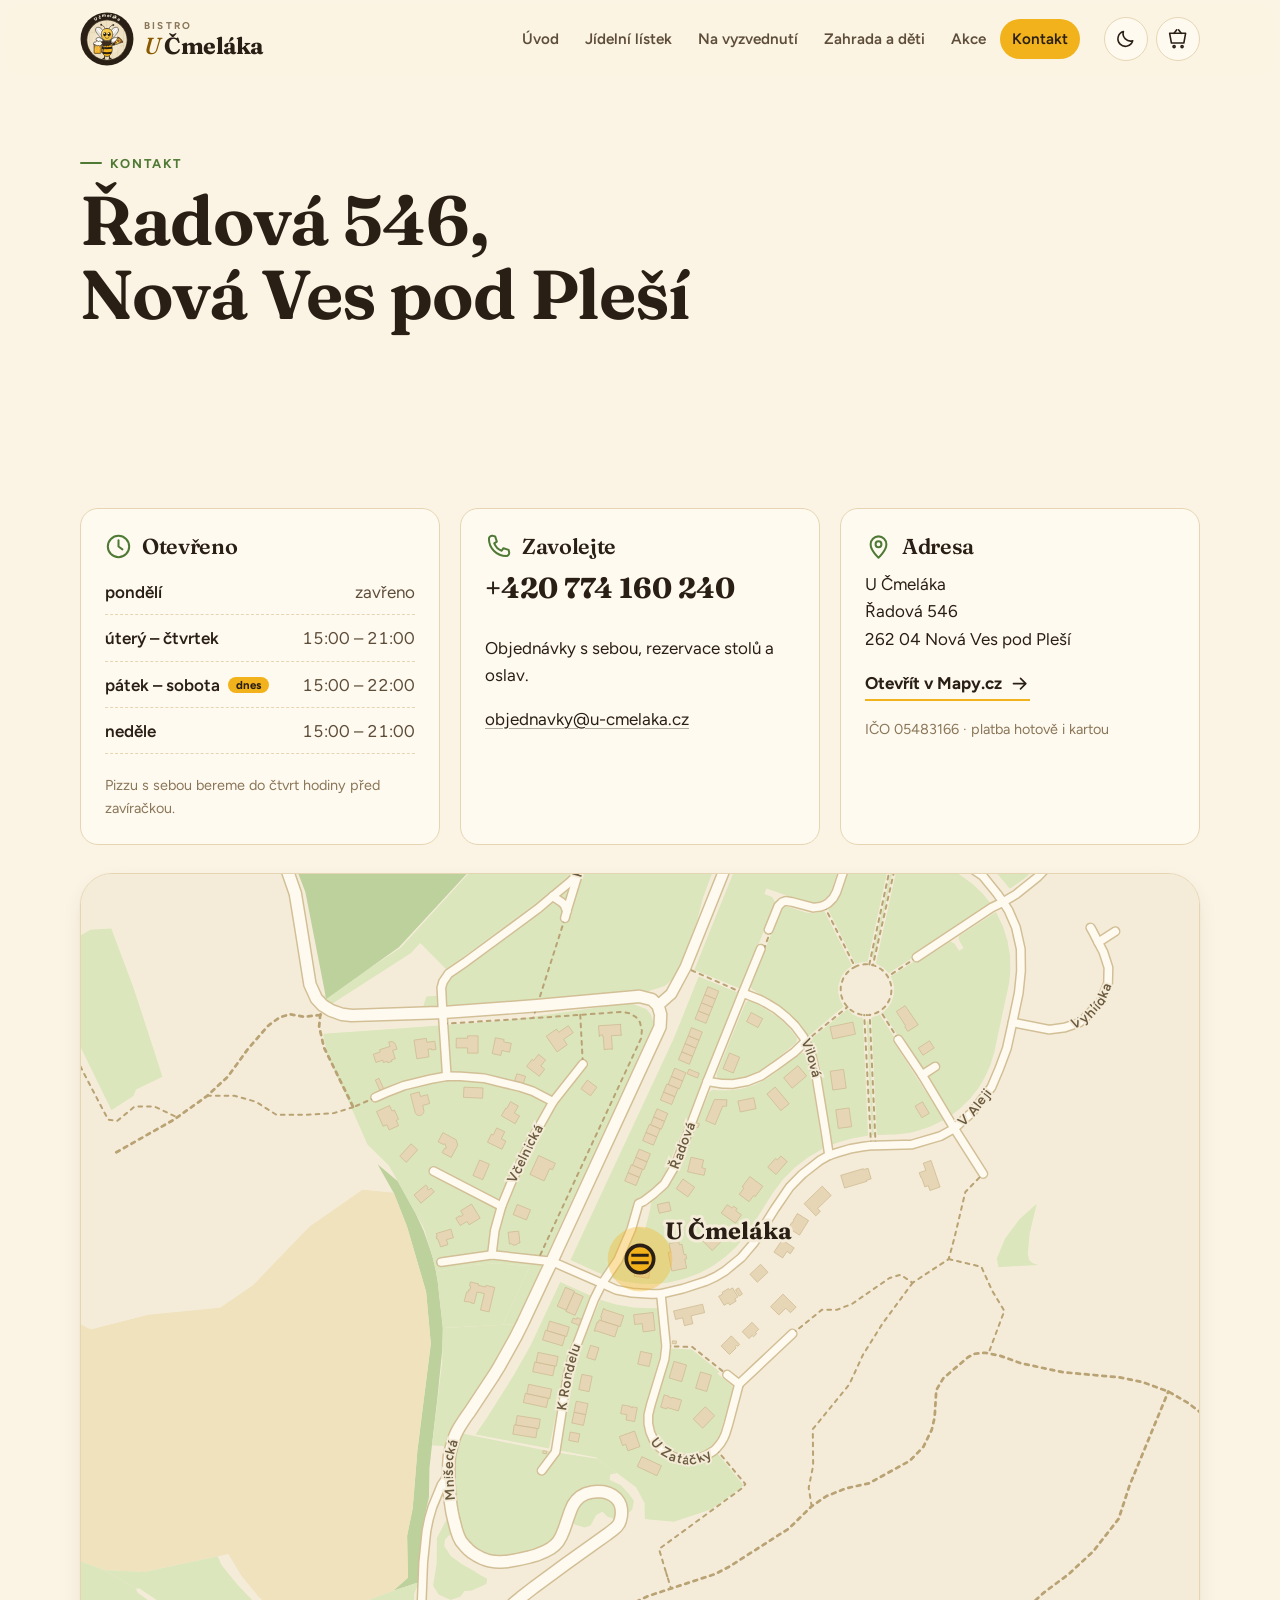
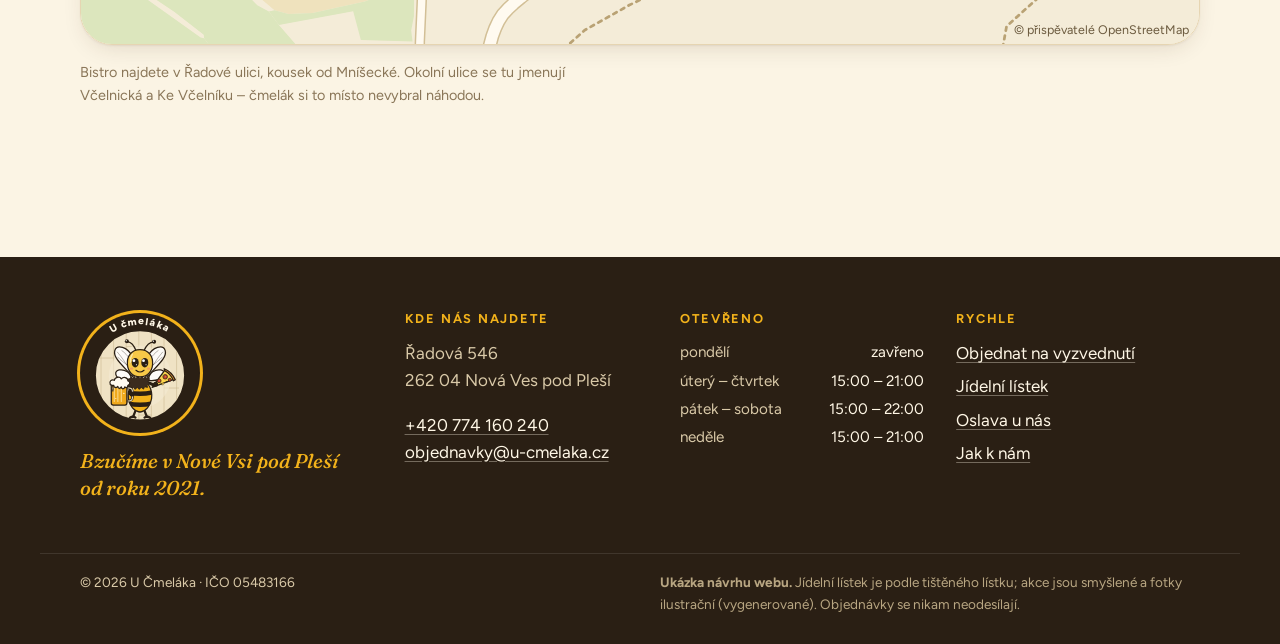
<file: kontakt.html>
<!doctype html>
<html lang="cs">
<head>
<meta charset="utf-8">
<meta name="viewport" content="width=device-width, initial-scale=1">
<title>Kontakt – U Čmeláka</title>
<meta name="description" content="Řadová 546, Nová Ves pod Pleší. Otevírací doba, telefon a mapa.">
<meta name="robots" content="noindex">
<meta name="theme-color" content="#fbf4e4" media="(prefers-color-scheme: light)">
<meta name="theme-color" content="#1c150e" media="(prefers-color-scheme: dark)">
<link rel="icon" href="favicon.svg" type="image/svg+xml">
<link rel="preload" href="assets/fonts/fraunces-normal-latin-ext.woff2" as="font" type="font/woff2" crossorigin>
<link rel="stylesheet" href="assets/style.css?v=114c411045">
<script>try{var t=localStorage.getItem("cm-tema");if(t)document.documentElement.dataset.tema=t}catch(e){}</script>
</head>
<body class="str-kontakt">
<a class="preskocit" href="#obsah">Přeskočit na obsah</a>
<header class="hlavicka" data-hlavicka>
  <div class="hlavicka-in">
    <a class="logo" href="index.html" aria-label="U Čmeláka – úvod"><svg class="logo-odznak logo-znak" width="400" height="400" viewBox="0 0 400 400" aria-hidden="true" focusable="false" xmlns="http://www.w3.org/2000/svg">
<defs>
  <clipPath id="lgh-vnitrek"><circle cx="200" cy="208" r="150"/></clipPath>
  <path id="lgh-oblouk" d="M 38 200 A 162 162 0 0 1 362 200"/>
</defs>
<circle cx="200" cy="200" r="196" fill="#2a1f14"/>
<circle cx="200" cy="208" r="150" fill="#efe2c4"/>
<g clip-path="url(#lgh-vnitrek)"><path d="M70 40 V 360" stroke="#c9b48c" stroke-width="2.5" opacity=".7"/><path d="M112 40 V 360" stroke="#c9b48c" stroke-width="2.5" opacity=".7"/><path d="M154 40 V 360" stroke="#c9b48c" stroke-width="2.5" opacity=".7"/><path d="M196 40 V 360" stroke="#c9b48c" stroke-width="2.5" opacity=".7"/><path d="M238 40 V 360" stroke="#c9b48c" stroke-width="2.5" opacity=".7"/><path d="M280 40 V 360" stroke="#c9b48c" stroke-width="2.5" opacity=".7"/><path d="M322 40 V 360" stroke="#c9b48c" stroke-width="2.5" opacity=".7"/><path d="M60 150 H 112 M154 112 H 196 M238 132 H 280 M112 276 H 154 M280 250 H 330 M196 340 H 238" stroke="#c9b48c" stroke-width="2.5" opacity=".7"/><circle cx="200" cy="212" r="104" fill="#f6ecd6" opacity=".55"/></g>
<circle cx="200" cy="208" r="150" fill="none" stroke="#2a1f14" stroke-width="6"/>
<text font-family="Figtree, system-ui, sans-serif" font-weight="800" font-size="34" letter-spacing="3" fill="#fff7e6"><textPath href="#lgh-oblouk" startOffset="50%" text-anchor="middle">U čmeláka</textPath></text>
<g transform="translate(200 216) scale(.84) translate(-200 -200)"><g class="lg-cmelak">
  <g class="lg-kridla">
  <path d="M172 196 C 130 150, 92 120, 100 92 C 108 66, 150 76, 170 116 C 182 140, 182 170, 172 196 Z" fill="#fff" fill-opacity=".86" stroke="#2a1f14" stroke-width="5" stroke-linejoin="round" stroke-linecap="round"/>
  <path d="M170 190 C 150 150, 128 118, 110 98 M150 150 C 138 140, 124 132, 112 118 M162 128 C 150 112, 140 100, 128 92" fill="none" stroke="#2a1f14" stroke-width="2.4" stroke-linecap="round" opacity=".55"/>
  <path d="M168 210 C 136 214, 108 204, 104 186 C 100 168, 128 162, 150 176 C 160 184, 166 196, 168 210 Z" fill="#fff" fill-opacity=".86" stroke="#2a1f14" stroke-width="5" stroke-linejoin="round" stroke-linecap="round"/>
  <path d="M228 196 C 270 150, 308 120, 300 92 C 292 66, 250 76, 230 116 C 218 140, 218 170, 228 196 Z" fill="#fff" fill-opacity=".86" stroke="#2a1f14" stroke-width="5" stroke-linejoin="round" stroke-linecap="round"/>
  <path d="M230 190 C 250 150, 272 118, 290 98 M250 150 C 262 140, 276 132, 288 118 M238 128 C 250 112, 260 100, 272 92" fill="none" stroke="#2a1f14" stroke-width="2.4" stroke-linecap="round" opacity=".55"/>
  <path d="M232 210 C 264 214, 292 204, 296 186 C 300 168, 272 162, 250 176 C 240 184, 234 196, 232 210 Z" fill="#fff" fill-opacity=".86" stroke="#2a1f14" stroke-width="5" stroke-linejoin="round" stroke-linecap="round"/>
</g>
  <!-- nohy -->
  <path d="M186 318 C 182 334, 176 346, 172 356 M214 318 C 218 334, 224 346, 228 356" fill="none" stroke="#2a1f14" stroke-width="9" stroke-linecap="round"/>
  <path d="M160 358 q12-8 22 0 M218 358 q10-8 22 0" fill="none" stroke="#2a1f14" stroke-width="9" stroke-linecap="round"/>
  <!-- zadeček s pruhy -->
  <clipPath id="lgh-zadek"><path d="M200 210 C 236 210, 250 252, 246 282 C 242 312, 222 334, 200 336 C 178 334, 158 312, 154 282 C 150 252, 164 210, 200 210 Z"/></clipPath>
  <path d="M200 210 C 236 210, 250 252, 246 282 C 242 312, 222 334, 200 336 C 178 334, 158 312, 154 282 C 150 252, 164 210, 200 210 Z" fill="#f2b21b"/>
  <g clip-path="url(#lgh-zadek)" fill="#2a1f14">
    <path d="M140 246 Q200 262 260 246 V264 Q200 280 140 264 Z"/>
    <path d="M140 290 Q200 306 260 290 V308 Q200 324 140 308 Z"/>
    <path d="M140 326 Q200 342 260 326 V350 H140 Z"/>
  </g>
  <path d="M200 210 C 236 210, 250 252, 246 282 C 242 312, 222 334, 200 336 C 178 334, 158 312, 154 282 C 150 252, 164 210, 200 210 Z" fill="none" stroke="#2a1f14" stroke-width="5" stroke-linejoin="round" stroke-linecap="round"/>
  <path d="M176 232 q-6 18-2 36" fill="none" stroke="#fff6d8" stroke-width="4" stroke-linecap="round" opacity=".7"/>
  <!-- ruce -->
  <path d="M172 220 C 160 232, 162 250, 166 262" fill="none" stroke="#2a1f14" stroke-width="12" stroke-linecap="round"/>
  <path d="M230 218 C 248 226, 258 232, 262 226" fill="none" stroke="#2a1f14" stroke-width="12" stroke-linecap="round"/>
  <!-- chlupatý límec -->
  <path d="M158 204 l8-8 l4 8 l8-10 l5 9 l9-10 l8 10 l8-10 l6 10 l8-9 l4 9 l8-8 l4 12 l-6 8 l6 8 l-10 6 l2 9 l-12-2 l-4 9 l-9-7 l-8 8 l-8-8 l-8 8 l-8-8 l-9 7 l-4-9 l-12 2 l2-9 l-10-6 l6-8 l-6-8 z" fill="#3b2c1e" stroke="#2a1f14" stroke-width="3" stroke-linejoin="round"/>
  <!-- hlava -->
  <path d="M184 92 C 176 70, 162 58, 150 56 M216 92 C 226 68, 242 58, 254 58" fill="none" stroke="#2a1f14" stroke-width="5" stroke-linecap="round"/>
  <circle cx="148" cy="55" r="8" fill="#2a1f14"/><circle cx="256" cy="57" r="8" fill="#2a1f14"/>
  <circle cx="145.5" cy="52.5" r="2.4" fill="#fff"/><circle cx="253.5" cy="54.5" r="2.4" fill="#fff"/>
  <path d="M200 88 C 236 88, 252 116, 250 146 C 248 176, 228 196, 200 196 C 172 196, 152 176, 150 146 C 148 116, 164 88, 200 88 Z" fill="#f7c948" stroke="#2a1f14" stroke-width="5" stroke-linejoin="round" stroke-linecap="round"/>
  <path d="M170 106 q-10 14-8 32" fill="none" stroke="#fff6d8" stroke-width="5" stroke-linecap="round" opacity=".7"/>
  <ellipse cx="181" cy="140" rx="14" ry="19" fill="#2a1f14"/><ellipse cx="219" cy="140" rx="14" ry="19" fill="#2a1f14"/>
  <circle cx="176" cy="132" r="5.5" fill="#fff"/><circle cx="214" cy="132" r="5.5" fill="#fff"/>
  <circle cx="186" cy="148" r="2.4" fill="#fff" opacity=".8"/><circle cx="224" cy="148" r="2.4" fill="#fff" opacity=".8"/>
  <path d="M184 170 q16 14 32 0" fill="none" stroke="#2a1f14" stroke-width="4.5" stroke-linecap="round"/>
  <ellipse cx="166" cy="164" rx="7" ry="4.5" fill="#f08a6e" opacity=".6"/><ellipse cx="234" cy="164" rx="7" ry="4.5" fill="#f08a6e" opacity=".6"/>
  <g class="lg-pivo">
  <path d="M146 240 h10 a14 14 0 0 1 14 14 v24 a14 14 0 0 1 -14 14 h-10" fill="none" stroke="#2a1f14" stroke-width="10"/>
  <path d="M146 240 h10 a14 14 0 0 1 14 14 v24 a14 14 0 0 1 -14 14 h-10" fill="none" stroke="#f3e7cc" stroke-width="4"/>
  <rect x="86" y="222" width="62" height="86" rx="8" fill="#f0a91c" stroke="#2a1f14" stroke-width="5" stroke-linejoin="round" stroke-linecap="round"/>
  <path d="M98 236 v58 M112 236 v58 M126 236 v58" stroke="#fff3c9" stroke-width="5" stroke-linecap="round" opacity=".55"/>
  <circle cx="136" cy="262" r="2.6" fill="#fff6d8"/><circle cx="104" cy="282" r="2.2" fill="#fff6d8"/><circle cx="120" cy="252" r="1.8" fill="#fff6d8"/>
  <path d="M82 226 c-6-12 6-22 16-16 c2-14 22-16 28-6 c8-10 26-6 26 8 c10 2 10 16 0 18 c0 8-8 12-12 6 c-2 10-14 10-14 0 c-4 8-14 8-14-2 c-6 8-18 4-16-4 c-10 2-16-6-14-4 z" fill="#fffaf0" stroke="#2a1f14" stroke-width="5" stroke-linejoin="round" stroke-linecap="round"/>
  <path d="M92 232 c3 7 3 16 0 22 c-3-6-3-15 0-22 z" fill="#fffaf0" stroke="#2a1f14" stroke-width="3"/>
</g>
  <g class="lg-pizza">
  <path d="M248 238 L 300 168 C 316 176, 328 190, 334 206 Z" fill="#fbd34d" stroke="#2a1f14" stroke-width="5" stroke-linejoin="round" stroke-linecap="round"/>
  <path d="M296 164 C 316 172, 332 188, 340 208 L 333 212 C 326 194, 314 180, 298 172 Z" fill="#d98b3a" stroke="#2a1f14" stroke-width="5" stroke-linejoin="round" stroke-linecap="round"/>
  <circle cx="300" cy="196" r="9" fill="#c8452b" stroke="#2a1f14" stroke-width="3"/>
  <circle cx="276" cy="212" r="7.5" fill="#c8452b" stroke="#2a1f14" stroke-width="3"/>
  <circle cx="318" cy="208" r="6" fill="#c8452b" stroke="#2a1f14" stroke-width="3"/>
  <circle cx="302" cy="196" r="2" fill="#f08a6e"/><circle cx="278" cy="211" r="1.6" fill="#f08a6e"/>
  <path d="M262 222 q2 12 6 2 M286 222 q3 16 7 0 M304 214 q2 10 5 1" fill="none" stroke="#2a1f14" stroke-width="3" stroke-linecap="round"/>
  <path d="M264 223 q2 9 4 1 M288 222 q3 12 5 0" fill="none" stroke="#fbd34d" stroke-width="3" stroke-linecap="round"/>
  <path d="M290 188 l4 4 M266 226 l3-3" stroke="#4f7a35" stroke-width="3.5" stroke-linecap="round"/>
</g>
  <!-- dlaně přes ucho a pizzu -->
  <circle cx="168" cy="264" r="10" fill="#2a1f14"/>
  <circle cx="262" cy="226" r="10" fill="#2a1f14"/>
</g></g>
</svg><span class="logo-text"><span class="logo-bistro">Bistro</span><span><span class="logo-u">U</span> Čmeláka</span></span></a>
    <nav class="nav" id="nav" aria-label="Hlavní navigace"><ul><li><a href="index.html">Úvod</a></li><li><a href="menu.html">Jídelní lístek</a></li><li><a href="objednavka.html">Na vyzvednutí</a></li><li><a href="zahrada.html">Zahrada a děti</a></li><li><a href="akce.html">Akce</a></li><li><a href="kontakt.html" aria-current="page">Kontakt</a></li></ul></nav>
    <div class="hlavicka-akce">
      <span class="stav-pill" data-stav hidden><span class="stav-tecka"></span><span data-stav-text></span></span>
      <button class="ikona-btn" type="button" data-prepni-tema aria-label="Přepnout světlý a tmavý režim"><svg class="ik jen-svetly" viewBox="0 0 24 24" aria-hidden="true" focusable="false"><path d="M20 14.5A8.5 8.5 0 0 1 9.5 4a8.5 8.5 0 1 0 10.5 10.5z"/></svg><svg class="ik jen-tmavy" viewBox="0 0 24 24" aria-hidden="true" focusable="false"><circle cx="12" cy="12" r="4.2"/><path d="M12 2v2.5M12 19.5V22M2 12h2.5M19.5 12H22M4.9 4.9l1.8 1.8M17.3 17.3l1.8 1.8M4.9 19.1l1.8-1.8M17.3 6.7l1.8-1.8"/></svg></button>
      <a class="kosik-btn" href="objednavka.html" data-kosik-btn aria-label="Košík"><svg class="ik " viewBox="0 0 24 24" aria-hidden="true" focusable="false"><path d="M3 6h18l-2 11H5z"/><path d="M8 6l3-4M16 6l-3-4"/><circle cx="8" cy="21" r="1.2"/><circle cx="17" cy="21" r="1.2"/></svg><span class="kosik-pocet" data-kosik-pocet hidden>0</span></a>
      <button class="menu-btn" type="button" data-menu-btn aria-expanded="false" aria-controls="nav"><span></span><span></span><span></span><span class="sr">Menu</span></button>
    </div>
  </div>
</header>
<main id="obsah">

<section class="stranka-hlava">
  <p class="nadtitul">Kontakt</p>
  <h1>Řadová 546,<br>Nová Ves pod Pleší</h1>
</section>

<section class="pas kontakt">
  <div class="kontakt-karty">
    <div class="karta">
      <h2><svg class="ik " viewBox="0 0 24 24" aria-hidden="true" focusable="false"><circle cx="12" cy="12" r="9.5"/><path d="M12 6.5V12l3.5 2.5"/></svg>Otevřeno</h2>
      <dl class="hodiny" data-hodiny><div><dt>pondělí</dt><dd>zavřeno</dd></div><div><dt>úterý – čtvrtek</dt><dd>15:00 – 21:00</dd></div><div><dt>pátek – sobota</dt><dd>15:00 – 22:00</dd></div><div><dt>neděle</dt><dd>15:00 – 21:00</dd></div></dl>
      <p class="pozn">Pizzu s sebou bereme do čtvrt hodiny před zavíračkou.</p>
    </div>
    <div class="karta">
      <h2><svg class="ik " viewBox="0 0 24 24" aria-hidden="true" focusable="false"><path d="M6.6 2.5 9 3l1.5 4.6-2.3 1.6a12 12 0 0 0 6.6 6.6l1.6-2.3L21 15l.5 2.4c.2 1.4-1 3.1-2.6 3.1C10.5 20.5 3.5 13.5 3.5 5.1c0-1.6 1.7-2.8 3.1-2.6z"/></svg>Zavolejte</h2>
      <p class="velky-tel"><a href="tel:+420774160240">+420 774 160 240</a></p>
      <p>Objednávky s sebou, rezervace stolů a oslav.</p>
      <p><a href="mailto:objednavky@u-cmelaka.cz">objednavky@u-cmelaka.cz</a></p>
    </div>
    <div class="karta">
      <h2><svg class="ik " viewBox="0 0 24 24" aria-hidden="true" focusable="false"><path d="M12 22s7-6.2 7-12a7 7 0 0 0-14 0c0 5.8 7 12 7 12z"/><circle cx="12" cy="10" r="2.6"/></svg>Adresa</h2>
      <p>U Čmeláka<br>Řadová 546<br>262 04 Nová Ves pod Pleší</p>
      <p><a class="odkaz-sipka" href="https://mapy.cz/zakladni?q=%C5%98adov%C3%A1%20546%2C%20Nov%C3%A1%20Ves%20pod%20Ple%C5%A1%C3%AD" rel="noopener" target="_blank">Otevřít v Mapy.cz <svg class="ik " viewBox="0 0 24 24" aria-hidden="true" focusable="false"><path d="M5 12h14M13 6l6 6-6 6"/></svg></a></p>
      <p class="pozn">IČO 05483166 · platba hotově i kartou</p>
    </div>
  </div>
  <div class="mapa-ram mapa-velka"><svg xmlns="http://www.w3.org/2000/svg" viewBox="0 0 900 620" class="mapa-svg" role="img" aria-label="Mapa okolí: U Čmeláka, Řadová 546, Nová Ves pod Pleší">
<rect class="m-podklad" width="900" height="620"/>
<path class="m-zelen" d="M770.5,314.7 L765.8,313.2 L763.3,310.7 L762.2,305.7 L763.7,289.4 L769.4,265.5 L755.6,277.7 L744.0,293.2 L737.2,309.5 L738.6,316.6 L770.5,314.7 Z"/>
<path class="m-les" d="M287.2,328.4 L285.7,319.6 L283.3,309.3 L281.7,304.1 L275.8,287.2 L269.2,273.0 L255.0,247.4 L238.8,233.6 L241.1,237.8 L251.7,256.5 L262.5,284.0 L277.8,336.3 L281.6,378.1 L270.8,464.1 L267.0,510.8 L262.5,532.7 L263.2,566.5 L251.3,577.0 L272.0,570.1 L275.5,522.4 L280.1,501.5 L280.5,478.3 L282.5,459.8 L286.8,422.8 L290.9,382.0 L291.3,365.5 L287.2,328.4 Z"/>
<path class="m-pole" d="M-214.7,135.8 L-213.2,124.5 L-207.9,116.3 L-200.0,111.8 L-188.9,110.6 L-173.5,114.2 L-166.0,125.0 L-133.5,200.7 L-118.0,228.3 L-101.9,246.8 L-61.5,298.3 L-48.6,318.9 L-44.4,340.8 L-35.5,345.2 L7.9,366.6 L54.2,354.8 L112.0,349.2 L118.5,344.7 L138.5,331.1 L161.9,306.7 L184.1,283.7 L226.6,254.1 L251.7,256.5 L262.5,284.0 L277.8,336.3 L281.6,378.1 L270.8,464.1 L267.0,510.8 L262.5,532.7 L263.2,566.5 L251.3,577.0 L228.4,585.6 L204.6,590.9 L186.5,595.0 L167.1,595.7 L155.8,592.6 L143.2,582.0 L129.0,564.7 L118.6,547.4 L110.1,549.2 L50.7,562.0 L18.6,560.3 L-3.5,552.2 L-97.9,509.9 L-142.5,479.9 L-162.5,462.4 L-247.9,355.0 L-261.8,339.5 L-296.5,283.0 L-294.1,269.7 L-287.7,253.2 L-283.1,245.4 L-271.7,236.4 L-250.9,218.9 L-221.4,196.9 L-205.1,187.4 L-199.1,180.2 L-198.3,174.1 L-201.8,162.8 L-208.2,149.7 L-214.7,135.8 Z"/>
<path class="m-zelen" d="M348.8,-60.7 L363.3,-51.8 L345.1,-22.0 L330.6,-30.9 L348.8,-60.7 Z"/>
<path class="m-zelen" d="M311.4,76.9 L343.7,53.1 L354.6,67.9 L322.3,91.7 L318.8,87.1 L311.4,76.9 Z"/>
<path class="m-zelen" d="M-33.2,81.1 L-6.3,127.1 L24.5,190.1 L42.2,178.7 L44.3,173.4 L65.6,163.2 L42.2,91.3 L24.4,43.9 L7.4,44.9 L-18.1,60.1 L-33.2,81.1 Z"/>
<path class="m-zelen" d="M151.2,593.6 L155.8,592.6 L167.1,595.7 L186.5,595.0 L204.6,590.9 L228.4,585.6 L251.3,577.0 L272.0,570.1 L268.2,579.7 L268.0,597.6 L265.8,608.9 L266.9,617.9 L225.3,616.6 L219.1,593.5 L159.3,604.5 L151.2,593.6 Z"/>
<path class="m-zelen" d="M159.3,604.5 L187.7,637.4 L165.2,663.6 L123.4,648.7 L99.1,615.2 L98.8,612.4 L75.3,594.1 L47.1,575.2 L44.1,575.2 L18.6,560.3 L50.7,562.0 L110.1,549.2 L113.2,556.4 L126.7,572.9 L141.9,588.7 L151.2,593.6 L159.3,604.5 Z"/>
<path class="m-zelen" d="M-247.9,355.0 L-162.5,462.4 L-142.5,479.9 L-97.9,509.9 L-3.5,552.2 L18.6,560.3 L44.1,575.2 L45.7,578.6 L96.3,614.7 L99.1,615.2 L123.4,648.7 L79.9,660.0 L-4.4,663.0 L-45.6,644.3 L-159.0,557.7 L-171.7,579.9 L-186.7,565.6 L-189.6,562.8 L-224.5,542.5 L-253.6,525.9 L-269.2,518.1 L-277.1,509.7 L-280.2,502.5 L-297.5,485.9 L-312.2,474.4 L-321.6,459.5 L-328.8,444.7 L-333.3,437.2 L-340.2,428.4 L-347.6,425.4 L-351.1,421.6 L-354.0,416.9 L-361.8,412.2 L-374.0,409.6 L-385.3,408.2 L-394.6,406.5 L-400.8,403.1 L-396.0,381.9 L-396.0,372.4 L-398.4,362.0 L-402.3,352.3 L-393.6,350.0 L-309.2,357.0 L-264.0,357.5 L-247.9,355.0 Z"/>
<path class="m-zelen" d="M305.4,581.9 L308.7,577.2 L314.7,576.7 L326.3,571.5 L327.0,567.4 L322.3,564.9 L315.8,560.6 L307.4,556.1 L297.8,549.3 L292.4,541.0 L293.1,535.7 L295.9,532.7 L299.0,531.6 L302.1,527.9 L304.0,533.4 L305.9,537.1 L309.1,541.0 L312.2,544.2 L314.8,546.3 L318.5,548.7 L323.1,551.0 L326.6,552.3 L329.8,553.1 L333.3,553.6 L336.4,553.7 L338.3,553.7 L343.9,553.3 L349.8,552.3 L355.0,551.2 L361.1,549.8 L366.2,548.4 L373.7,545.3 L378.2,542.8 L381.6,540.2 L384.2,537.3 L386.5,533.3 L388.9,527.6 L394.7,520.7 L397.8,523.8 L405.5,526.1 L410.2,524.5 L414.8,516.0 L419.7,513.4 L424.1,517.6 L434.2,520.1 L437.6,520.6 L439.9,515.2 L443.8,511.6 L445.1,504.8 L441.2,499.2 L434.5,491.9 L425.7,487.8 L426.0,483.4 L431.5,482.3 L428.4,480.1 L415.8,470.7 L379.0,465.1 L303.2,449.7 L299.5,459.4 L297.3,468.8 L296.6,483.6 L297.9,515.7 L293.2,521.7 L286.5,534.6 L286.3,555.3 L283.4,572.8 L287.8,580.1 L297.6,584.4 L305.4,581.9 Z"/>
<path class="m-zelen" d="M191.1,99.7 L204.4,94.1 L257.5,59.1 L312.8,-1.3 L344.9,-48.9 L366.7,-84.6 L376.1,-108.6 L397.2,-155.5 L430.3,-177.8 L446.3,-188.5 L460.5,-192.3 L451.9,-183.9 L448.3,-182.6 L427.9,-171.3 L403.9,-154.6 L393.0,-132.7 L375.0,-82.8 L358.4,-54.6 L395.5,-34.2 L405.0,-31.4 L400.0,-14.5 L396.5,-6.5 L391.7,0.8 L386.0,7.4 L382.0,11.0 L295.7,75.5 L294.2,76.9 L273.0,55.5 L265.7,63.6 L195.3,108.8 L191.1,99.7 Z"/>
<path class="m-zelen" d="M339.4,362.9 L291.3,365.5 L287.2,328.4 L285.7,319.6 L317.5,314.4 L332.3,313.6 L341.3,313.9 L360.9,315.5 L360.8,317.1 L339.4,362.9 Z"/>
<path class="m-zelen" d="M282.5,459.8 L290.7,393.4 L290.9,382.0 L291.3,365.5 L292.3,365.4 L339.4,362.9 L350.0,362.4 L331.1,403.0 L303.8,444.0 L298.9,453.1 L297.2,461.1 L282.5,459.8 Z"/>
<path class="m-zelen" d="M633.6,209.7 L633.4,210.1 L633.2,210.4 L632.9,210.7 L632.6,210.9 L632.2,211.0 L620.6,212.9 L609.8,215.9 L604.5,217.9 L594.8,154.9 L591.6,143.9 L586.9,133.5 L616.9,108.9 L621.0,112.9 L626.1,115.3 L629.4,115.8 L633.6,209.7 Z"/>
<path class="m-zelen" d="M633.2,70.7 L627.0,71.2 L623.4,72.4 L601.3,28.1 L606.7,23.8 L610.7,18.2 L612.3,14.4 L621.5,-14.5 L649.7,-13.0 L650.0,-12.8 L650.3,-12.5 L650.6,-12.2 L650.8,-11.8 L650.9,-11.4 L650.9,-11.0 L650.9,-10.6 L633.2,70.7 Z"/>
<path class="m-zelen" d="M452.2,259.2 L447.4,264.4 L444.2,270.7 L443.7,272.1 L439.5,286.6 L432.7,302.5 L424.4,316.8 L420.3,322.7 L394.0,310.7 L477.0,132.9 L497.2,82.6 L529.5,95.8 L524.9,106.6 L470.8,239.8 L466.1,247.3 L460.7,253.0 L454.0,258.1 L452.2,259.2 Z"/>
<path class="m-zelen" d="M666.9,208.4 L656.0,209.7 L641.8,210.2 L641.4,210.0 L641.1,209.8 L640.8,209.5 L640.6,209.1 L640.5,208.8 L640.5,208.4 L636.3,115.6 L641.9,113.7 L643.0,113.2 L655.9,133.3 L655.2,136.6 L694.6,198.1 L683.5,203.5 L671.8,207.3 L666.9,208.4 Z"/>
<path class="m-zelen" d="M650.2,79.8 L645.6,75.2 L639.9,72.1 L658.4,-12.0 L658.7,-12.2 L659.0,-12.4 L659.3,-12.6 L659.7,-12.6 L660.1,-12.6 L675.4,-11.4 L687.6,-8.6 L697.5,-4.8 L706.9,0.2 L717.3,7.6 L726.2,16.2 L732.4,24.0 L670.1,64.1 L671.4,66.1 L650.2,79.8 Z"/>
<path class="m-zelen" d="M589.4,-37.6 L575.8,-41.0 L565.0,-44.5 L545.5,-51.4 L596.6,-178.6 L628.5,-161.4 L626.0,-155.3 L623.8,-156.2 L612.6,-128.6 L611.7,-122.2 L612.4,-115.4 L615.1,-108.2 L618.7,-102.6 L623.6,-98.3 L627.9,-95.7 L628.3,-95.2 L628.6,-94.7 L628.9,-94.1 L629.1,-93.5 L629.2,-92.9 L629.3,-92.3 L629.3,-91.7 L618.2,-34.2 L607.2,-35.0 L589.4,-37.6 Z"/>
<path class="m-zelen" d="M507.9,460.0 L503.1,463.7 L497.6,466.2 L491.7,467.6 L485.7,467.6 L479.8,466.4 L474.3,463.9 L469.4,460.3 L465.4,455.8 L462.0,449.1 L460.5,441.9 L460.5,437.5 L461.5,431.7 L473.4,390.2 L474.5,381.9 L491.7,382.8 L513.9,400.4 L512.5,402.3 L524.0,411.7 L524.3,412.2 L524.6,412.8 L524.8,413.4 L524.9,414.0 L524.9,414.6 L524.9,415.2 L524.7,415.8 L514.4,450.4 L510.8,456.7 L507.9,460.0 Z"/>
<path class="m-zelen" d="M530.9,92.4 L493.7,77.2 L538.2,-33.4 L561.5,-25.1 L573.5,-21.4 L585.8,-18.5 L598.5,-16.4 L613.3,-14.9 L604.0,13.9 L601.4,17.9 L597.7,21.0 L593.3,23.0 L588.7,23.6 L584.0,23.0 L551.8,11.6 L550.2,16.0 L555.5,18.1 L556.1,18.5 L556.6,19.0 L557.1,19.6 L557.5,20.2 L557.8,20.8 L558.1,21.5 L558.3,22.2 L558.4,22.9 L558.4,23.7 L558.3,24.4 L558.1,25.1 L557.9,25.8 L530.9,92.4 Z"/>
<path class="m-zelen" d="M655.4,-33.1 L655.2,-32.8 L654.9,-32.6 L654.5,-32.5 L654.2,-32.4 L653.8,-32.4 L626.2,-33.8 L640.0,-106.7 L640.0,-109.7 L639.1,-115.5 L636.9,-121.0 L633.1,-126.9 L629.1,-130.5 L625.9,-133.2 L625.5,-133.8 L625.2,-134.4 L625.0,-135.1 L624.9,-135.8 L624.8,-136.5 L624.8,-137.2 L624.9,-137.9 L625.0,-138.5 L631.1,-153.1 L628.9,-154.1 L631.3,-160.0 L650.7,-152.3 L671.0,-150.2 L671.3,-150.0 L671.6,-149.7 L671.9,-149.4 L672.0,-149.0 L672.1,-148.7 L672.1,-148.3 L669.9,-98.6 L655.4,-33.1 Z"/>
<path class="m-zelen" d="M350.0,362.4 L370.6,316.4 L389.2,275.9 L439.9,168.7 L440.6,167.1 L460.7,128.0 L460.5,118.4 L458.6,112.9 L455.2,108.9 L442.2,103.7 L346.3,117.4 L261.2,124.0 L195.2,128.7 L195.3,132.0 L196.7,136.8 L196.9,142.7 L210.9,173.4 L217.1,187.1 L230.6,217.8 L247.8,234.6 L255.0,247.4 L269.2,273.0 L276.1,285.3 L281.7,304.1 L283.3,309.3 L285.7,319.6 L317.5,314.4 L332.3,313.6 L341.3,313.9 L360.9,315.5 L360.8,317.1 L339.4,362.9 L350.0,362.4 Z"/>
<path class="m-zelen" d="M611.2,84.8 L609.7,90.0 L609.5,95.4 L610.7,100.7 L613.1,105.5 L613.8,106.7 L585.3,130.8 L579.5,122.5 L572.8,115.0 L565.1,108.5 L540.5,92.9 L540.1,92.4 L539.8,91.9 L539.5,91.3 L539.3,90.8 L539.2,90.2 L539.2,89.6 L539.2,89.0 L539.3,88.4 L539.5,87.8 L564.0,27.8 L564.4,27.4 L564.8,27.0 L565.3,26.6 L565.9,26.3 L566.4,26.1 L567.0,26.0 L567.6,25.9 L568.2,25.9 L568.8,26.1 L584.1,31.1 L590.7,31.5 L597.2,30.0 L598.4,29.5 L620.6,73.8 L616.4,77.1 L613.0,81.2 L611.2,84.8 Z"/>
<path class="m-zelen" d="M477.3,521.5 L457.5,519.7 L453.9,519.3 L453.9,518.9 L453.7,506.6 L447.0,493.8 L431.5,482.3 L428.4,480.1 L415.8,470.7 L414.6,469.8 L384.6,463.9 L400.0,388.9 L406.1,371.9 L418.1,342.7 L429.9,346.3 L444.8,348.9 L458.8,349.6 L464.5,349.4 L466.8,376.1 L466.1,386.2 L464.4,393.9 L453.2,432.5 L452.5,440.3 L453.5,448.1 L456.2,455.6 L460.6,462.4 L466.4,468.1 L473.4,472.4 L479.9,474.7 L486.8,475.6 L495.2,475.1 L502.9,472.7 L509.8,468.6 L512.3,466.6 L532.7,491.3 L532.8,491.6 L532.8,492.0 L532.8,492.4 L532.7,492.8 L532.5,493.1 L532.2,493.4 L532.0,493.7 L507.0,511.6 L477.3,521.5 Z"/>
<path class="m-zelen" d="M526.3,165.8 L515.0,166.2 L514.5,166.0 L513.9,165.7 L513.4,165.4 L513.0,164.9 L512.6,164.5 L512.2,164.0 L512.0,163.4 L511.8,162.8 L511.7,162.2 L511.6,161.6 L511.7,161.0 L511.8,160.4 L512.0,159.8 L534.8,103.9 L535.2,103.4 L535.6,103.0 L536.1,102.7 L536.6,102.4 L537.2,102.2 L537.7,102.0 L538.3,101.9 L538.9,101.9 L539.5,102.0 L540.1,102.2 L540.6,102.4 L560.1,114.6 L568.4,121.8 L576.0,131.2 L576.2,131.8 L576.3,132.4 L576.4,133.0 L576.3,133.6 L576.2,134.1 L576.0,134.7 L575.8,135.2 L575.5,135.7 L575.1,136.2 L574.7,136.6 L551.2,156.0 L541.1,161.6 L532.0,164.7 L526.3,165.8 Z"/>
<path class="m-zelen" d="M735.1,143.8 L732.0,154.0 L727.6,163.7 L722.1,172.8 L715.3,181.3 L707.6,188.8 L701.2,193.8 L682.1,163.9 L682.2,163.2 L682.4,162.6 L682.7,162.0 L683.0,161.4 L683.4,160.9 L683.8,160.4 L684.3,159.9 L689.3,156.7 L687.0,153.1 L681.1,156.7 L680.3,156.9 L679.6,157.0 L678.9,157.0 L678.2,156.9 L677.5,156.7 L661.8,132.3 L658.5,131.6 L645.6,111.5 L649.5,107.7 L652.4,103.2 L654.4,96.8 L654.6,91.4 L653.5,86.1 L651.9,82.4 L673.1,68.8 L674.4,70.8 L699.6,54.5 L700.3,54.6 L700.9,54.8 L701.5,55.1 L702.1,55.4 L702.7,55.8 L703.2,56.2 L703.6,56.8 L706.8,61.7 L710.4,59.5 L706.7,53.0 L706.6,50.5 L706.7,49.9 L736.6,30.6 L742.0,41.8 L745.8,53.6 L747.9,66.3 L748.2,77.0 L747.2,87.6 L735.1,143.8 Z"/>
<path class="m-zelen" d="M463.0,330.0 L450.0,329.8 L437.2,328.0 L427.1,325.2 L427.3,324.5 L427.5,323.8 L427.8,323.1 L437.0,308.0 L443.3,294.6 L447.1,283.7 L454.1,285.9 L458.0,270.5 L459.1,264.2 L466.8,258.2 L473.4,250.7 L478.6,241.9 L505.7,175.7 L506.1,175.2 L506.6,174.8 L507.1,174.4 L507.6,174.1 L508.2,173.9 L508.8,173.8 L509.4,173.7 L510.0,173.7 L510.6,173.8 L511.2,174.0 L520.6,174.2 L531.8,172.8 L542.5,169.6 L552.3,164.7 L561.0,158.5 L577.9,144.4 L578.5,144.2 L579.0,144.1 L579.6,144.0 L580.3,144.0 L580.9,144.1 L581.4,144.2 L582.0,144.4 L582.5,144.8 L583.0,145.1 L583.4,145.5 L583.8,146.0 L584.1,146.5 L584.4,147.1 L587.4,158.1 L597.1,221.2 L585.4,228.0 L574.7,236.3 L565.2,245.8 L556.9,256.7 L536.6,289.1 L528.0,299.6 L518.8,308.2 L508.6,315.5 L497.7,321.4 L485.7,325.9 L473.2,328.9 L463.0,330.0 Z"/>
<path class="m-zelen" d="M747.7,11.9 L759.2,3.9 L771.1,-7.0 L777.5,-14.7 L782.8,-23.1 L771.1,-30.6 L757.3,-44.9 L746.1,-59.8 L734.7,-77.0 L725.9,-93.6 L725.2,-93.7 L724.5,-93.8 L723.8,-93.7 L723.1,-93.6 L712.5,-88.3 L705.7,-89.6 L720.0,-96.8 L720.7,-97.2 L721.2,-97.7 L721.8,-98.2 L722.2,-98.7 L722.6,-99.3 L723.0,-100.0 L716.0,-116.0 L724.4,-116.8 L732.1,-99.9 L742.0,-81.2 L753.2,-64.3 L763.4,-50.8 L777.1,-36.5 L787.4,-30.1 L791.7,-36.5 L797.5,-49.6 L803.9,-67.1 L807.5,-81.5 L807.3,-94.7 L804.0,-124.4 L798.5,-154.7 L787.7,-154.6 L767.2,-152.8 L737.1,-154.9 L706.0,-150.0 L681.1,-150.2 L680.7,-150.2 L680.3,-150.0 L679.9,-149.8 L679.6,-149.6 L679.3,-149.3 L679.1,-149.0 L678.9,-148.6 L676.7,-97.8 L662.7,-33.2 L662.7,-32.9 L662.8,-32.7 L662.9,-32.5 L663.0,-32.2 L674.9,-31.1 L685.9,-29.1 L696.9,-26.0 L707.5,-21.7 L718.7,-15.4 L729.1,-7.9 L739.0,1.4 L747.7,11.9 Z"/>
<path class="m-zelen" d="M495.8,37.9 L500.8,19.0 L553.3,-123.9 L573.9,-183.1 L563.2,-187.8 L525.6,-197.0 L498.6,-197.9 L488.4,-195.5 L464.1,-188.5 L472.6,-195.3 L479.0,-200.3 L498.2,-205.0 L527.5,-203.9 L541.0,-199.3 L565.0,-191.1 L567.6,-194.2 L589.3,-220.3 L605.0,-253.1 L608.5,-259.4 L614.1,-269.6 L628.2,-292.4 L637.8,-307.9 L677.4,-362.8 L676.7,-364.0 L614.2,-325.4 L608.3,-321.1 L588.5,-306.5 L581.7,-300.8 L577.9,-297.6 L563.7,-288.0 L544.5,-274.4 L535.9,-269.2 L527.7,-260.3 L514.2,-242.8 L496.2,-221.0 L492.6,-217.4 L486.5,-212.1 L478.6,-205.2 L463.9,-193.9 L460.5,-192.3 L451.9,-183.9 L448.3,-182.6 L427.9,-171.3 L403.9,-154.6 L393.0,-132.7 L375.0,-82.8 L358.4,-54.6 L395.5,-34.2 L405.0,-31.4 L401.4,-18.6 L400.0,-14.5 L398.4,-10.4 L396.5,-6.5 L394.2,-2.7 L391.7,0.8 L389.0,4.2 L386.0,7.4 L382.0,11.0 L295.7,75.5 L294.2,76.9 L290.7,81.5 L287.8,88.1 L286.6,95.2 L286.7,96.5 L286.7,98.1 L278.0,98.7 L273.8,112.4 L339.2,108.0 L341.4,103.6 L454.8,94.9 L470.0,90.1 L478.1,83.0 L483.0,73.8 L495.8,37.9 Z"/>
<path class="m-zelen" d="M317.6,451.2 L326.5,438.1 L348.8,402.8 L362.3,378.7 L385.8,328.4 L410.8,339.8 L394.6,379.6 L390.5,394.4 L376.8,462.4 L317.6,451.2 Z"/>
<path class="m-les" d="M-45.2,-663.4 L-26.9,-674.0 L6.2,-653.5 L3.9,-639.3 L36.1,-627.2 L66.8,-610.8 L105.5,-648.9 L141.1,-686.4 L169.5,-722.8 L216.5,-740.7 L228.7,-746.1 L241.4,-803.9 L261.5,-838.6 L278.0,-857.1 L291.7,-875.1 L293.9,-878.0 L297.1,-873.6 L388.8,-796.6 L420.3,-781.0 L443.4,-769.7 L455.9,-758.3 L496.2,-699.0 L503.6,-689.3 L512.2,-677.9 L489.4,-654.8 L520.6,-624.0 L547.9,-650.4 L549.5,-649.9 L572.1,-639.8 L596.7,-630.1 L605.5,-627.1 L595.0,-618.4 L563.2,-590.4 L539.8,-570.6 L531.1,-563.9 L527.1,-560.1 L425.8,-464.4 L432.5,-456.9 L448.6,-428.1 L468.5,-386.6 L485.7,-353.2 L488.4,-343.2 L484.1,-330.5 L441.6,-285.9 L415.3,-251.1 L411.1,-240.3 L423.5,-227.3 L446.4,-200.4 L448.2,-195.3 L446.5,-188.8 L397.2,-155.5 L367.3,-88.2 L348.8,-60.7 L330.6,-30.9 L314.1,-4.0 L255.9,59.0 L197.4,100.7 L180.6,14.4 L130.3,-115.4 L74.4,-236.6 L51.1,-288.6 L-4.0,-471.8 L-10.8,-497.0 L-59.4,-592.6 L-73.7,-630.5 L-45.2,-663.4 Z"/>
<path class="m-zelen" d="M658.4,-32.5 L672.2,-96.9 L672.5,-98.2 L674.9,-150.3 L676.6,-150.2 L674.3,-98.1 L674.2,-96.5 L660.4,-32.1 L658.4,-32.5 Z"/>
<path class="m-zelen" d="M632.4,118.6 L634.2,118.6 L638.3,210.3 L636.5,210.4 L632.4,118.6 Z"/>
<path class="m-zelen" d="M654.0,-12.0 L655.6,-11.6 L638.2,68.0 L636.6,67.7 L654.0,-12.0 Z"/>
<g class="m-budovy"><path d="M237.9,191.2 L248.4,186.4 L250.4,190.8 L252.3,190.0 L255.7,197.5 L253.8,198.4 L255.7,202.6 L248.0,206.0 L246.2,201.8 L243.2,203.1 L237.9,191.2 Z"/><path d="M268.1,133.7 L278.0,132.3 L278.4,135.5 L284.8,134.6 L285.8,141.2 L282.3,141.7 L282.1,140.7 L279.3,141.1 L280.2,147.2 L270.3,148.7 L268.1,133.7 Z"/><path d="M254.4,141.0 L250.9,142.0 L253.0,148.7 L250.0,149.7 L250.4,150.8 L246.9,152.0 L246.5,150.8 L243.5,151.8 L242.9,149.9 L237.4,151.7 L235.3,145.1 L240.8,143.3 L240.3,141.5 L248.8,138.8 L247.7,135.3 L248.7,135.0 L250.6,134.9 L252.2,135.8 L253.2,137.4 L254.4,141.0 Z"/><path d="M265.2,177.4 L272.3,175.5 L273.2,179.1 L278.9,177.6 L280.7,184.8 L275.1,186.3 L276.1,190.9 L276.0,191.4 L275.9,191.9 L275.7,192.4 L275.4,192.9 L275.0,193.3 L274.6,193.7 L274.1,194.0 L273.6,194.2 L273.1,194.3 L272.5,194.4 L272.0,194.4 L271.5,194.3 L270.9,194.1 L270.5,193.8 L270.0,193.5 L269.6,193.1 L269.3,192.6 L269.1,192.1 L268.9,191.6 L265.2,177.4 Z"/><path d="M236.9,165.9 L239.9,164.5 L243.6,172.8 L240.6,174.2 L236.9,165.9 Z"/><path d="M286.4,293.9 L285.9,292.1 L286.7,291.9 L286.0,289.4 L297.8,285.9 L299.8,292.8 L294.2,294.4 L295.4,298.4 L289.4,300.2 L288.2,296.2 L288.0,296.2 L287.2,293.7 L286.4,293.9 Z"/><path d="M402.5,172.9 L407.6,165.9 L415.3,171.6 L410.2,178.6 L402.5,172.9 Z"/><path d="M307.9,179.8 L308.3,171.6 L323.6,172.2 L323.3,180.5 L307.9,179.8 Z"/><path d="M344.9,297.9 L343.8,288.4 L352.3,287.5 L353.4,297.0 L351.7,297.2 L350.6,298.5 L348.0,298.8 L346.6,297.7 L344.9,297.9 Z"/><path d="M315.5,242.7 L320.9,230.2 L328.8,233.6 L323.4,246.1 L315.5,242.7 Z"/><path d="M256.6,227.2 L265.7,217.2 L271.0,222.1 L261.9,232.1 L256.6,227.2 Z"/><path d="M338.4,194.6 L342.0,188.4 L342.7,188.8 L345.8,183.3 L352.1,186.8 L348.9,192.4 L353.1,194.7 L349.5,201.0 L338.4,194.6 Z"/><path d="M268.1,258.3 L277.6,250.3 L279.4,252.5 L278.7,253.1 L279.9,254.4 L281.8,252.8 L284.4,255.9 L273.6,265.0 L268.1,258.3 Z"/><path d="M331.0,144.6 L333.6,131.8 L340.6,133.2 L340.2,135.1 L346.4,136.3 L345.0,143.4 L338.8,142.1 L338.0,146.1 L331.0,144.6 Z"/><path d="M364.4,150.2 L368.3,145.2 L374.0,149.6 L370.1,154.6 L373.3,157.1 L368.9,162.8 L358.7,154.9 L363.1,149.2 L364.4,150.2 Z"/><path d="M302.0,140.0 L302.1,132.2 L311.2,132.2 L311.2,130.3 L319.7,130.3 L319.6,144.2 L311.2,144.2 L311.2,140.0 L302.0,140.0 Z"/><path d="M308.4,344.0 L310.5,336.4 L311.6,336.6 L312.0,334.7 L313.0,334.9 L313.8,331.8 L312.8,331.5 L313.5,328.4 L319.9,329.9 L319.6,331.0 L325.7,332.5 L326.0,331.2 L333.1,332.8 L328.5,352.5 L321.6,351.0 L324.7,337.8 L318.8,336.5 L316.5,345.8 L314.2,345.4 L314.3,345.0 L310.8,344.2 L310.7,344.5 L308.4,344.0 Z"/><path d="M301.7,277.1 L305.2,275.0 L305.6,275.8 L307.7,274.5 L305.6,271.1 L314.4,265.7 L321.3,277.0 L312.5,282.4 L310.8,279.7 L305.3,283.0 L301.7,277.1 Z"/><path d="M338.4,213.3 L342.0,215.0 L338.9,221.6 L327.2,215.9 L330.3,209.4 L331.9,210.1 L334.6,204.4 L341.1,207.5 L338.4,213.3 Z"/><path d="M287.4,215.5 L291.3,208.2 L302.0,213.9 L303.3,218.3 L298.0,228.2 L290.7,224.3 L292.4,221.2 L294.1,220.7 L293.1,217.2 L291.5,217.7 L287.4,215.5 Z"/><path d="M374.5,130.6 L382.8,124.9 L384.6,127.4 L392.3,122.1 L396.2,127.8 L388.5,133.1 L391.4,137.4 L383.2,143.2 L374.5,130.6 Z"/><path d="M682.9,192.7 L676.9,196.2 L671.4,186.9 L677.4,183.4 L682.9,192.7 Z"/><path d="M683.1,134.2 L686.8,140.0 L677.8,145.9 L674.0,140.1 L683.1,134.2 Z"/><path d="M674.0,121.4 L665.6,126.7 L663.1,123.0 L663.8,122.2 L656.3,110.7 L663.4,106.0 L674.0,121.4 Z"/><path d="M479.2,253.3 L484.6,245.5 L494.0,252.2 L488.5,259.9 L479.2,253.3 Z"/><path d="M347.9,274.2 L351.2,266.0 L361.9,270.4 L358.6,278.5 L347.9,274.2 Z"/><path d="M434.4,434.4 L435.7,427.4 L442.5,428.6 L442.4,429.3 L443.9,429.5 L444.0,428.9 L447.8,429.6 L445.7,440.8 L438.7,439.5 L439.5,435.3 L434.4,434.4 Z"/><path d="M413.9,391.4 L407.1,389.2 L410.2,379.4 L417.0,381.5 L413.9,391.4 Z"/><path d="M432.6,363.9 L429.7,372.7 L414.3,367.6 L414.1,368.2 L413.1,367.9 L415.5,360.7 L416.4,361.0 L417.1,358.9 L418.5,359.4 L432.6,363.9 Z"/><path d="M418.5,359.4 L419.2,357.2 L418.3,356.9 L420.6,349.7 L421.6,350.0 L421.5,350.6 L436.9,355.6 L434.1,364.4 L432.6,363.9 L418.5,359.4 Z"/><path d="M463.9,266.1 L473.4,264.0 L475.0,271.0 L465.5,273.1 L463.9,266.1 Z"/><path d="M510.8,100.8 L502.0,97.2 L504.6,90.7 L513.5,94.3 L510.8,100.8 Z"/><path d="M535.8,118.8 L539.5,111.5 L548.8,116.4 L545.0,123.6 L535.8,118.8 Z"/><path d="M515.3,380.0 L523.5,371.8 L530.2,378.7 L528.7,380.3 L527.8,379.4 L526.6,380.6 L527.4,381.5 L522.0,386.8 L515.3,380.0 Z"/><path d="M383.4,347.9 L390.0,332.7 L397.4,336.0 L397.0,336.9 L390.7,351.1 L383.4,347.9 Z"/><path d="M397.0,336.9 L404.3,340.1 L397.7,355.3 L390.3,352.1 L390.7,351.1 L397.0,336.9 Z"/><path d="M499.4,103.7 L502.0,97.2 L510.8,100.8 L508.3,107.3 L499.4,103.7 Z"/><path d="M505.7,113.7 L503.1,120.2 L494.3,116.7 L496.9,110.2 L505.7,113.7 Z"/><path d="M486.2,136.6 L488.8,130.2 L497.6,133.8 L495.0,140.2 L486.2,136.6 Z"/><path d="M483.6,143.1 L492.4,146.7 L489.8,153.2 L481.0,149.5 L483.6,143.1 Z"/><path d="M486.2,136.6 L495.0,140.2 L492.4,146.7 L483.6,143.1 L486.2,136.6 Z"/><path d="M496.9,110.2 L499.4,103.7 L508.3,107.3 L505.7,113.7 L496.9,110.2 Z"/><path d="M560.6,230.2 L563.4,227.0 L568.5,231.5 L559.5,241.9 L552.8,236.0 L559.1,228.9 L560.6,230.2 Z"/><path d="M515.4,273.0 L520.2,266.2 L524.2,269.0 L525.3,267.4 L528.3,269.5 L527.1,271.1 L531.7,274.4 L526.9,281.1 L515.4,273.0 Z"/><path d="M375.0,367.6 L377.2,359.9 L393.1,364.7 L390.8,372.4 L389.8,372.1 L375.0,367.6 Z"/><path d="M389.8,372.1 L387.5,379.8 L371.6,375.1 L373.9,367.3 L375.0,367.6 L389.8,372.1 Z"/><path d="M395.1,441.9 L396.9,433.2 L406.3,435.2 L404.5,443.9 L395.1,441.9 Z"/><path d="M398.7,424.4 L408.2,426.3 L406.3,435.2 L396.9,433.2 L398.7,424.4 Z"/><path d="M466.6,429.2 L469.5,419.3 L473.3,420.4 L473.1,421.1 L476.0,421.9 L476.2,421.3 L483.5,423.5 L480.9,432.2 L471.8,429.5 L471.5,430.6 L466.6,429.2 Z"/><path d="M483.6,408.7 L473.4,405.7 L477.4,392.3 L487.5,395.3 L483.6,408.7 Z"/><path d="M567.4,349.5 L561.8,355.0 L555.1,348.3 L565.1,338.2 L575.7,348.7 L571.1,353.2 L567.4,349.5 Z"/><path d="M532.3,368.4 L540.2,360.9 L545.6,366.5 L542.9,369.0 L544.0,370.0 L541.3,372.6 L540.3,371.5 L537.7,374.0 L532.3,368.4 Z"/><path d="M578.4,290.7 L569.4,285.0 L572.1,280.7 L572.5,281.0 L573.6,279.3 L573.2,279.0 L576.7,273.3 L585.7,279.0 L578.4,290.7 Z"/><path d="M488.3,239.7 L491.0,228.0 L501.2,230.3 L499.8,236.5 L502.8,237.2 L501.6,242.6 L498.5,241.9 L498.5,242.0 L488.3,239.7 Z"/><path d="M488.8,130.2 L491.4,123.7 L500.2,127.2 L497.6,133.8 L488.8,130.2 Z"/><path d="M475.2,163.0 L477.9,156.3 L487.0,160.0 L484.3,166.7 L475.2,163.0 Z"/><path d="M475.2,163.0 L484.3,166.7 L481.7,173.1 L480.7,172.7 L472.6,169.4 L475.2,163.0 Z"/><path d="M461.0,195.5 L469.8,199.1 L467.2,205.5 L466.3,205.2 L458.4,201.9 L461.0,195.5 Z"/><path d="M363.6,400.7 L365.3,392.8 L366.3,393.0 L381.5,396.1 L379.8,404.0 L363.6,400.7 Z"/><path d="M366.3,393.0 L367.9,385.1 L384.1,388.4 L382.5,396.3 L381.5,396.1 L366.3,393.0 Z"/><path d="M495.9,200.5 L497.9,201.2 L496.7,204.2 L494.8,203.4 L495.9,200.5 Z"/><path d="M449.5,244.2 L446.8,250.8 L437.7,247.1 L440.4,240.4 L449.5,244.2 Z"/><path d="M449.5,244.2 L440.4,240.4 L443.0,234.0 L444.0,234.4 L452.1,237.7 L449.5,244.2 Z"/><path d="M444.0,234.4 L446.6,228.0 L455.7,231.7 L453.1,238.1 L452.1,237.7 L444.0,234.4 Z"/><path d="M446.6,228.0 L449.3,221.5 L458.4,225.2 L455.7,231.7 L446.6,228.0 Z"/><path d="M463.6,211.6 L460.8,218.3 L452.1,214.6 L454.8,208.0 L463.6,211.6 Z"/><path d="M457.5,201.6 L458.4,201.9 L466.3,205.2 L463.6,211.6 L454.8,208.0 L457.5,201.6 Z"/><path d="M469.0,175.5 L478.1,179.2 L475.5,185.6 L466.4,181.9 L469.0,175.5 Z"/><path d="M469.0,175.5 L471.6,169.0 L472.6,169.4 L480.7,172.7 L478.1,179.2 L469.0,175.5 Z"/><path d="M476.1,375.8 L479.4,376.0 L479.2,378.2 L475.9,378.0 L476.1,375.8 Z"/><path d="M503.7,416.6 L494.8,413.9 L498.7,400.8 L507.5,403.5 L503.7,416.6 Z"/><path d="M547.1,314.2 L553.0,320.6 L544.4,328.6 L538.5,322.3 L547.1,314.2 Z"/><path d="M472.7,304.7 L474.7,304.3 L473.4,297.5 L481.2,295.9 L481.7,298.5 L483.8,298.0 L485.4,306.4 L486.9,306.1 L487.6,309.7 L486.1,309.9 L487.5,317.3 L475.6,319.6 L472.7,304.7 Z"/><path d="M529.9,257.9 L533.7,252.9 L532.2,251.9 L538.4,243.5 L548.9,251.4 L542.8,259.7 L541.5,258.8 L537.8,263.8 L529.9,257.9 Z"/><path d="M552.1,177.1 L558.8,171.5 L570.1,184.9 L563.4,190.5 L552.1,177.1 Z"/><path d="M522.0,144.1 L530.3,147.5 L525.1,160.2 L516.8,156.8 L522.0,144.1 Z"/><path d="M614.7,252.8 L611.6,242.6 L629.7,237.2 L629.9,238.0 L633.6,236.9 L636.1,245.4 L632.5,246.5 L632.7,247.4 L614.7,252.8 Z"/><path d="M356.1,425.5 L357.7,418.1 L358.8,418.3 L376.3,422.0 L374.6,429.5 L356.1,425.5 Z"/><path d="M358.8,418.3 L360.4,410.8 L378.9,414.7 L377.4,421.9 L377.7,422.0 L377.6,422.3 L376.3,422.0 L358.8,418.3 Z"/><path d="M500.0,295.0 L506.7,288.1 L514.9,296.3 L508.2,303.1 L500.0,295.0 Z"/><path d="M433.4,452.9 L445.6,448.4 L450.0,460.9 L440.3,464.4 L438.5,459.2 L436.0,460.1 L433.4,452.9 Z"/><path d="M500.5,446.1 L492.9,438.8 L502.5,428.8 L510.1,436.1 L500.5,446.1 Z"/><path d="M461.0,195.5 L463.7,189.0 L472.4,192.8 L469.8,199.1 L461.0,195.5 Z"/><path d="M582.1,265.4 L596.7,251.3 L603.9,258.8 L593.0,269.3 L595.2,271.6 L591.5,275.2 L582.1,265.4 Z"/><path d="M372.0,464.2 L375.1,464.7 L374.7,466.8 L371.6,466.2 L372.0,464.2 Z"/><path d="M447.3,309.6 L459.0,311.2 L457.0,325.4 L445.3,323.8 L447.3,309.6 Z"/><path d="M400.7,415.0 L403.2,402.8 L411.5,404.4 L409.0,416.7 L400.7,415.0 Z"/><path d="M393.9,449.2 L401.6,450.7 L400.2,457.4 L392.6,455.9 L393.9,449.2 Z"/><path d="M349.9,443.6 L351.1,436.0 L369.7,438.9 L368.5,446.5 L367.4,446.4 L349.9,443.6 Z"/><path d="M348.8,443.4 L349.9,443.6 L367.4,446.4 L366.2,453.9 L347.6,450.9 L348.8,443.4 Z"/><path d="M541.6,180.1 L543.4,188.9 L530.7,191.6 L528.8,182.8 L541.6,180.1 Z"/><path d="M377.3,237.2 L372.8,247.1 L361.4,241.8 L368.4,226.6 L381.9,232.9 L379.6,238.1 L377.3,237.2 Z"/><path d="M557.8,304.4 L564.5,294.5 L574.1,301.0 L571.0,305.7 L568.3,303.8 L564.8,309.1 L557.8,304.4 Z"/><path d="M565.6,164.0 L577.2,154.3 L584.1,162.6 L572.5,172.4 L565.6,164.0 Z"/><path d="M603.1,158.8 L613.9,157.3 L616.0,172.4 L605.2,173.9 L603.1,158.8 Z"/><path d="M609.6,204.8 L607.6,189.8 L618.3,188.3 L620.4,203.4 L609.6,204.8 Z"/><path d="M680.1,238.6 L678.0,232.8 L684.3,230.6 L691.6,252.0 L683.4,254.8 L682.1,250.9 L679.3,251.9 L676.6,244.1 L676.1,244.3 L674.8,240.5 L680.1,238.6 Z"/><path d="M489.4,157.1 L497.7,160.5 L496.3,164.2 L487.9,160.8 L489.4,157.1 Z"/><path d="M502.9,198.5 L509.9,181.6 L519.9,181.7 L519.7,186.9 L516.6,186.9 L510.5,201.7 L502.9,198.5 Z"/><path d="M460.5,353.0 L462.1,367.4 L452.5,368.6 L451.8,362.0 L445.7,362.6 L444.9,354.8 L460.5,353.0 Z"/><path d="M477.0,351.8 L500.4,346.3 L502.0,353.1 L491.1,355.7 L492.6,362.0 L485.8,363.6 L484.3,357.3 L478.7,358.6 L477.0,351.8 Z"/><path d="M605.1,132.8 L603.0,123.1 L621.4,119.2 L623.4,128.9 L605.1,132.8 Z"/><path d="M394.8,360.9 L396.2,357.4 L398.7,358.5 L399.3,357.1 L403.0,358.6 L401.0,363.4 L394.8,360.9 Z"/><path d="M349.1,166.2 L350.9,160.8 L357.9,162.9 L356.1,168.5 L349.1,166.2 Z"/><path d="M526.9,334.7 L529.4,333.2 L532.4,338.2 L529.9,339.8 L526.9,334.7 Z"/><path d="M513.3,340.0 L516.7,338.0 L516.0,336.9 L521.2,333.7 L521.9,334.8 L524.5,333.2 L528.9,340.4 L526.3,342.0 L527.4,343.8 L522.2,347.0 L521.1,345.2 L517.7,347.2 L513.3,340.0 Z"/><path d="M447.8,477.0 L451.5,469.0 L467.3,476.4 L463.6,484.4 L447.8,477.0 Z"/><path d="M448.2,394.5 L450.5,384.3 L459.7,386.3 L457.4,396.5 L448.2,394.5 Z"/><path d="M416.6,122.2 L434.8,121.0 L434.8,121.3 L434.3,121.4 L434.8,129.4 L435.3,129.4 L435.4,129.7 L427.0,130.2 L427.8,141.2 L427.4,141.2 L427.4,140.8 L421.5,141.2 L421.5,141.6 L421.2,141.6 L420.4,130.7 L419.9,130.7 L419.8,129.6 L417.4,129.8 L417.5,130.9 L417.2,130.9 L416.6,122.2 Z"/></g>
<g class="m-obrys"><path d="M433.8,-57.2 L428.1,-59.5 L423.8,-63.2 L421.9,-68.0 L420.7,-73.7" stroke-width="5.9"/><path d="M291.1,111.5 L290.1,91.6 L291.4,86.9 L295.9,80.2 L310.1,70.5 L367.5,28.2 L379.5,18.1 L394.0,6.1 L400.1,0.2 L412.2,-42.0 L420.7,-73.7 L426.1,-94.2 L432.7,-113.9 L437.7,-121.2 L443.6,-127.3 L451.6,-132.4 L460.7,-135.7 L471.1,-137.9 L482.0,-138.9 L522.5,-137.7" stroke-width="8.4"/><path d="M294.5,162.8 L291.7,120.6 L291.1,111.5" stroke-width="8.4"/><path d="M404.0,153.0 L380.0,183.3 L363.2,213.3 L346.9,247.0 L338.5,267.5 L333.1,287.0 L330.7,306.6" stroke-width="8.4"/><path d="M379.0,311.9 L367.8,310.7 L330.7,306.6 L290.0,312.4" stroke-width="8.4"/><path d="M412.2,-42.0 L421.7,-51.6 L433.8,-57.2 L442.0,-58.0 L472.7,-58.7 L494.3,-58.3 L510.5,-55.4 L535.2,-46.2" stroke-width="8.4"/><path d="M296.0,483.4 L290.2,491.8 L282.9,509.5 L280.1,519.1 L278.1,528.8 L275.5,554.4 L274.2,587.1 L272.8,618.1 L272.6,636.5 L271.5,646.4 L268.9,654.6 L265.0,661.9 L262.7,665.3 L256.2,674.6 L251.8,681.5 L240.0,693.8 L235.3,699.0 L230.0,706.2 L229.2,716.7 L229.8,725.9 L232.0,735.7 L235.3,745.4 L241.1,753.6 L249.3,762.0 L258.9,772.3 L277.4,794.7 L276.6,805.5" stroke-width="8.4"/><path d="M236.9,179.9 L245.6,176.0 L260.2,170.3 L281.6,165.1 L294.5,162.8 L305.7,162.9 L324.3,164.4 L339.6,168.1 L352.9,171.3 L363.8,174.9 L380.0,183.3" stroke-width="8.4"/><path d="M283.8,239.2 L338.5,267.5" stroke-width="8.4"/><path d="M400.1,0.2 L391.1,29.8 L389.6,35.5" stroke-width="8.4"/><path d="M379.5,18.1 L381.1,19.0 L383.4,20.4 L386.5,22.4 L389.1,24.8 L391.1,29.8" stroke-width="8.4"/><path d="M672.7,67.1 L733.1,27.0 L742.3,22.6 L752.7,16.4 L770.0,2.5 L776.7,-4.4 L782.7,-11.7 L790.3,-24.3 L803.3,-50.5 L811.6,-72.0 L813.6,-84.6 L809.2,-124.7 L803.5,-160.8" stroke-width="8.4"/><path d="M535.2,-46.2 L582.8,-29.6 L597.0,-26.4 L621.2,-24.3 L655.2,-22.9 L659.2,-22.7 L671.8,-22.1 L690.3,-19.0 L708.9,-9.9 L725.9,1.5 L737.7,16.1 L742.3,22.6 L746.7,29.3 L752.6,42.9 L756.5,60.4 L756.7,78.0 L754.9,95.7 L749.9,119.5 L745.3,140.4 L739.2,156.8 L732.9,171.7 L717.2,192.0 L711.4,197.1 L703.0,204.9 L691.9,211.0 L669.0,217.7 L639.7,218.5 L636.0,218.6 L629.2,219.5 L618.9,221.3 L609.1,224.2 L602.2,226.5 L594.7,230.7 L580.9,241.5 L570.5,252.0 L558.3,269.9 L550.0,283.1 L542.0,296.5 L531.5,308.9 L518.4,319.6 L510.7,324.3 L502.9,327.9 L484.7,333.8 L466.8,338.0 L459.5,338.1 L443.5,337.1 L430.8,334.7 L419.5,329.6 L379.0,311.9" stroke-width="8.4"/><path d="M749.9,119.5 L779.4,125.3 L792.0,123.6 L803.7,119.6 L810.6,113.5 L821.0,102.2 L826.8,87.9 L827.1,75.3 L823.0,62.7 L818.9,55.0 L814.4,46.2 L812.7,43.2" stroke-width="8.4"/><path d="M466.8,338.0 L471.0,380.1 L469.8,390.6 L458.6,427.6 L456.7,435.5 L456.7,442.6 L458.2,449.3 L460.7,455.1 L462.6,457.6 L465.4,461.2 L470.8,465.8 L476.5,469.1 L483.7,471.2 L490.4,471.9 L497.5,470.4 L503.9,467.7 L509.4,464.3 L511.1,462.8 L514.6,458.6 L517.0,454.7 L518.7,451.0 L521.3,442.5 L529.7,410.6 L572.7,370.1" stroke-width="8.4"/><path d="M818.9,55.0 L832.6,46.2" stroke-width="8.4"/><path d="M529.7,410.6 L520.2,403.1" stroke-width="8.4"/><path d="M677.1,161.8 L687.6,155.1" stroke-width="8.4"/><path d="M628.7,-158.6 L619.8,-135.6 L631.3,-124.1 L635.9,-116.9 L636.9,-109.3 L634.0,-94.0 L633.6,-91.7 L621.2,-24.3" stroke-width="8.4"/><path d="M658.0,133.3 L677.1,161.8 L703.0,204.9" stroke-width="8.4"/><path d="M790.3,-24.3 L777.6,-32.8 L767.3,-41.0 L755.1,-56.3 L736.3,-86.5 L730.2,-98.7 L721.7,-115.8" stroke-width="8.4"/><path d="M504.1,166.9 L516.8,168.9 L525.1,169.0 L536.0,167.0 L547.6,162.4 L558.2,155.1 L574.2,143.5 L583.2,134.8" stroke-width="8.4"/><path d="M532.7,95.8 L546.5,101.2 L553.0,104.7 L560.0,109.0 L568.2,115.7 L574.6,122.0 L581.5,131.2 L583.2,134.8 L584.1,136.5 L588.1,146.1 L591.8,161.8 L599.2,206.8 L602.2,226.5" stroke-width="8.4"/><path d="M419.5,329.6 L413.1,342.4 L396.4,386.2 L391.7,403.7 L382.0,465.4 L370.9,480.2" stroke-width="8.4"/><path d="M621.2,-24.3 L608.2,14.4 L605.4,19.5 L601.6,23.3 L598.1,25.3 L595.0,26.4 L589.6,27.1 L572.3,22.5 L567.3,21.7 L564.3,22.8 L561.3,25.8 L553.6,44.8" stroke-width="8.4"/><path d="M703.0,204.9 L726.2,241.3" stroke-width="8.4"/><path d="M532.7,95.8 L504.1,166.9 L478.8,233.9 L469.7,249.5 L461.5,257.0 L452.8,263.6 L448.9,265.3 L443.1,285.6 L432.5,310.4 L419.5,329.6" stroke-width="8.4"/><path d="M547.2,60.3 L532.7,95.8" stroke-width="8.4"/><path d="M591.1,-186.2 L582.9,-165.5 L565.6,-121.3 L535.2,-46.2 L486.5,75.3 L475.1,96.5 L464.5,105.8" stroke-width="10.4"/><path d="M464.5,105.8 L459.7,101.2 L449.5,98.5 L367.1,106.0 L291.1,111.5 L281.9,111.8 L218.0,113.9 L210.1,113.0 L201.2,109.8 L196.4,106.9 L194.8,105.9 L189.5,100.3 L184.3,88.9 L177.1,43.5 L172.5,15.6 L166.0,-3.1 L156.3,-30.2 L125.6,-114.2" stroke-width="11.4"/><path d="M325.8,647.9 L325.8,644.5 L326.1,640.3 L326.4,637.3 L327.2,630.8 L328.8,622.1 L331.1,613.5 L333.5,607.0 L336.2,601.3 L339.5,596.1 L343.4,591.8 L348.2,587.3 L354.1,582.4 L363.9,574.8 L390.4,555.3 L413.8,538.6 L423.3,531.8 L428.4,527.9 L431.3,525.4 L433.2,522.8 L434.2,520.1 L434.9,516.9 L435.1,514.5 L435.0,511.3 L434.3,508.2 L433.2,505.6 L431.0,502.6 L427.8,500.1 L424.3,498.4 L420.6,497.4 L416.0,497.1 L411.3,497.6 L406.5,498.8 L402.0,501.2 L398.9,504.0 L396.1,507.9 L394.3,512.0 L392.7,516.4 L391.2,520.9 L388.9,527.6 L386.5,533.3 L384.2,537.3 L381.6,540.2 L378.2,542.8 L373.7,545.3 L366.2,548.4 L361.1,549.8 L355.0,551.2 L349.8,552.3 L343.9,553.3 L338.3,553.7 L336.4,553.7 L333.3,553.6 L329.8,553.1 L326.6,552.3 L323.1,551.0 L318.5,548.7 L314.8,546.3 L312.2,544.2 L309.1,541.0 L305.9,537.1 L304.0,533.4 L302.1,527.9 L301.1,523.9 L299.9,519.3 L298.8,514.5 L298.1,510.3 L297.2,503.7 L296.5,495.7 L296.1,488.7 L296.0,483.4 L296.0,480.3 L296.1,475.2 L296.3,471.9 L296.6,468.7 L297.2,465.7 L298.2,461.5 L298.8,459.5 L300.4,454.0 L301.7,450.8 L303.1,448.0 L304.7,445.2 L307.5,440.8 L309.8,437.3 L312.9,433.0 L332.3,403.6 L336.0,397.6 L342.4,386.3 L350.1,372.4 L355.9,360.8 L374.0,322.2 L379.0,311.9 L383.8,301.4 L443.9,171.2 L466.1,123.1 L466.6,113.1 L464.5,105.8" stroke-width="11.4"/><path d="M356.0,757.6 L356.2,750.9 L354.8,741.0 L347.6,720.0 L334.8,686.0 L329.6,669.0 L328.6,664.3 L327.2,657.9 L326.2,652.4 L325.8,647.9" stroke-width="11.4"/></g>
<g class="m-cesty"><path class="m-pesi" d="M511.1,462.8 L534.8,491.1 L532.8,494.0 L465.3,543.4 L471.1,562.7" stroke-width="1.6"/><path class="m-pesi" d="M236.9,179.9 L219.2,187.7" stroke-width="1.6"/><path class="m-pesi" d="M583.2,134.8 L617.0,107.1" stroke-width="1.6"/><path class="m-pesi" d="M658.0,133.3 L643.4,110.1" stroke-width="1.6"/><path class="m-pesi" d="M636.0,218.6 L630.5,113.5" stroke-width="1.6"/><path class="m-pesi" d="M532.7,95.8 L486.5,75.3" stroke-width="1.6"/><path class="m-pesi" d="M389.6,35.5 L367.1,106.0 L363.9,116.0" stroke-width="1.6"/><path class="m-pesi" d="M672.7,67.1 L649.5,82.6" stroke-width="1.6"/><path class="m-pesi" d="M598.1,25.3 L623.1,74.7" stroke-width="1.6"/><path class="m-pesi" d="M623.1,74.7 L624.9,73.9 L626.8,73.3 L628.7,72.9 L630.7,72.7 L632.6,72.7 L634.6,72.8 L637.5,73.4 L639.3,74.0 L641.1,74.8 L642.8,75.8 L644.4,76.9 L645.9,78.1 L647.2,79.5 L648.4,81.0 L649.5,82.6 L650.8,85.1 L651.7,87.8 L652.3,90.5 L652.4,93.4 L652.2,96.2 L651.6,98.9 L650.6,101.6 L649.2,104.1 L647.6,106.4 L645.6,108.4 L643.4,110.1 L641.8,111.1 L640.1,111.9 L638.4,112.5 L636.7,113.0 L634.9,113.4 L632.7,113.6 L630.5,113.5 L628.8,113.3 L627.2,113.0 L625.5,112.5 L623.9,111.9 L622.4,111.2 L620.9,110.3 L619.6,109.4 L618.2,108.3 L617.0,107.1 L614.9,104.4 L613.2,101.3 L612.1,98.0 L611.6,94.5 L611.6,91.1 L612.3,87.6 L613.5,84.4 L615.2,81.4 L617.5,78.7 L620.1,76.4 L623.1,74.7" stroke-width="1.6"/><path class="m-pesi" d="M678.0,-155.0 L675.7,-103.5 L674.4,-93.1 L659.2,-22.7" stroke-width="1.6"/><path class="m-pesi" d="M472.5,567.1 L474.9,575.2" stroke-width="1.6"/><path class="m-pesi" d="M471.1,562.7 L472.5,567.1" stroke-width="1.6"/><path class="m-pesi" d="M-195.3,-208.4 L-97.0,-74.9 L-48.7,-1.7 L-40.6,76.3 L-38.2,81.1 L3.4,162.5 L16.1,186.8 L21.9,197.8 L29.2,198.7 L43.2,187.2 L59.2,187.2 L77.4,195.9" stroke-width="1.6"/><path class="m-pesi" d="M101.6,178.6 L123.5,178.5 L140.7,183.3 L157.4,193.9 L180.8,193.9 L203.5,192.5 L219.2,187.7" stroke-width="1.6"/><path class="m-pesi" d="M931.0,466.7 L1059.1,403.8 L1132.4,385.7 L1185.0,366.2 L1221.9,326.7 L1252.3,299.1 L1266.3,291.5 L1304.2,273.8" stroke-width="1.6"/><path class="m-pesi" d="M478.1,843.0 L526.5,827.1 L557.5,787.6 L578.3,738.3 L638.6,694.7 L669.7,698.1 L696.7,670.7 L738.2,663.2" stroke-width="1.6"/><path class="m-pesi" d="M924.9,612.0 L975.2,566.4 L1011.4,538.3" stroke-width="1.6"/><path class="m-pesi" d="M639.7,218.5 L634.9,113.4" stroke-width="1.6"/><path class="m-pesi" d="M634.6,72.8 L655.2,-22.9 L670.7,-94.9 L671.3,-98.3 L671.8,-104.0 L673.5,-155.3" stroke-width="1.6"/><path class="m-pesi" d="M659.2,-22.7 L637.5,73.4" stroke-width="1.6"/><path class="m-pesi" d="M553.6,44.8 L554.6,47.2 L550.1,59.4 L547.2,60.3" stroke-width="1.6"/><path class="m-pesi" d="M401.9,113.4 L404.0,153.0" stroke-width="1.6"/><path class="m-pesi" d="M291.7,120.6 L363.9,116.0 L375.6,115.3 L401.9,113.4 L435.6,111.0 L441.6,112.2 L446.8,115.2 L450.0,119.4 L451.5,126.1 L450.9,132.3 L367.8,310.7" stroke-width="1.6"/><path class="m-pesi" d="M471.0,380.1 L492.2,380.8 L520.2,403.1" stroke-width="1.6"/><path class="m-pesi" d="M-212.0,-22.0 L-174.9,27.9 L-142.9,64.5 L-106.5,66.9 L-65.8,79.2 L-38.2,81.1" stroke-width="1.6"/><path class="m-pesi" d="M572.7,370.1 L596.6,350.7 L608.9,350.7 L620.8,346.0 L650.9,325.2 L659.9,322.6 L669.4,329.1 L698.5,310.0 L703.1,293.0 L711.9,256.0 L726.2,241.3" stroke-width="1.6"/><path class="m-pesi" d="M669.4,329.1 L645.7,361.2 L629.5,387.0 L618.5,410.9 L589.1,446.9 L589.4,476.3 L585.8,494.1 L588.2,509.0" stroke-width="1.6"/><path class="m-pesi" d="M698.5,310.0 L724.8,316.2 L733.5,335.5 L743.3,351.7 L730.5,385.9" stroke-width="1.6"/><path class="m-pesi" d="M368.7,758.0 L365.1,739.1 L364.1,712.2 L373.3,647.4 L379.9,634.5 L387.5,624.8 L405.4,608.8 L441.5,588.5 L456.4,581.3 L474.9,575.2 L510.6,563.5 L521.7,557.7 L569.7,527.0 L588.2,509.0 L600.1,500.8 L616.0,494.5 L634.3,490.5 L667.2,472.4 L678.0,461.3 L684.9,447.3 L687.2,437.3 L688.5,415.5 L694.1,406.0 L714.3,388.8 L719.6,386.2 L727.9,385.4 L730.5,385.9 L740.1,387.9 L756.8,393.9 L790.5,401.1 L836.3,405.2 L854.7,409.1 L875.3,416.6 L890.8,425.6 L909.0,439.4 L917.5,448.2 L931.0,466.7 L946.9,492.5 L973.1,520.7 L996.4,536.4 L1011.4,538.3 L1026.3,534.9 L1058.4,517.4 L1077.9,509.9 L1120.2,482.7 L1179.2,461.2 L1290.6,444.5 L1353.2,429.5 L1407.6,430.3 L1433.1,430.7" stroke-width="2.2"/><path class="m-pesi" d="M262.7,665.3 L265.3,669.8 L270.9,682.4 L279.5,695.7 L289.7,717.9 L291.7,724.6 L292.6,731.3 L293.0,736.6 L292.7,742.2 L290.1,753.3 L287.5,764.3 L287.0,769.0 L288.3,772.4 L290.5,774.3 L296.3,775.5 L299.6,776.6 L301.4,778.6 L312.9,798.0 L318.3,804.3" stroke-width="2.2"/><path class="m-pesi" d="M196.4,106.9 L192.6,113.5 L191.7,122.6 L195.5,139.5 L219.2,187.7" stroke-width="2.2"/><path class="m-pesi" d="M192.6,113.5 L179.2,114.9 L168.2,112.9 L159.9,115.4 L150.8,122.0 L134.7,140.4 L118.3,163.0 L101.6,178.6 L77.4,195.9 L75.1,197.6 L26.4,225.2" stroke-width="2.2"/><path class="m-pesi" d="M262.7,665.3 L258.3,660.6 L251.1,657.9 L237.7,654.7 L219.3,651.9" stroke-width="2.2"/><path class="m-pesi" d="M240.0,693.8 L228.7,684.0 L223.3,680.1 L218.1,678.6 L210.9,677.5" stroke-width="2.2"/><path class="m-pesi" d="M873.6,654.6 L935.4,716.6 L993.8,767.2 L1063.5,848.3 L1134.1,908.6 L1151.5,895.8 L1175.4,888.5 L1204.6,897.0 L1240.7,894.1 L1280.8,878.7 L1311.6,853.2 L1325.8,823.2 L1361.5,813.0 L1388.2,817.5 L1429.2,812.2 L1462.4,771.7 L1496.9,754.7 L1520.8,739.7 L1595.6,701.6" stroke-width="2.2"/><path class="m-pesi" d="M924.9,612.0 L886.3,647.6 L873.6,654.6 L858.8,662.6 L840.1,683.3 L820.3,698.3 L793.1,710.1 L777.7,712.1 L776.5,725.9 L777.2,753.8 L764.7,800.1 L757.8,841.0 L754.6,868.2 L759.5,887.2 L765.5,905.9 L798.0,1004.0 L817.8,1022.6 L865.3,1032.8 L911.5,1040.5 L939.0,1047.0 L954.8,1053.9 L971.3,1094.8" stroke-width="2.2"/><path class="m-pesi" d="M777.7,712.1 L746.0,682.9 L738.2,663.2 L737.4,648.2 L745.1,605.6 L774.9,578.7 L795.5,563.3 L815.0,545.1 L835.3,519.1 L844.2,492.0 L875.3,416.6" stroke-width="2.2"/><path class="m-silnice" d="M433.8,-57.2 L428.1,-59.5 L423.8,-63.2 L421.9,-68.0 L420.7,-73.7" stroke-width="3.5"/><path class="m-silnice" d="M291.1,111.5 L290.1,91.6 L291.4,86.9 L295.9,80.2 L310.1,70.5 L367.5,28.2 L379.5,18.1 L394.0,6.1 L400.1,0.2 L412.2,-42.0 L420.7,-73.7 L426.1,-94.2 L432.7,-113.9 L437.7,-121.2 L443.6,-127.3 L451.6,-132.4 L460.7,-135.7 L471.1,-137.9 L482.0,-138.9 L522.5,-137.7" stroke-width="6"/><path class="m-silnice" d="M294.5,162.8 L291.7,120.6 L291.1,111.5" stroke-width="6"/><path class="m-silnice" d="M404.0,153.0 L380.0,183.3 L363.2,213.3 L346.9,247.0 L338.5,267.5 L333.1,287.0 L330.7,306.6" stroke-width="6"/><path class="m-silnice" d="M379.0,311.9 L367.8,310.7 L330.7,306.6 L290.0,312.4" stroke-width="6"/><path class="m-silnice" d="M412.2,-42.0 L421.7,-51.6 L433.8,-57.2 L442.0,-58.0 L472.7,-58.7 L494.3,-58.3 L510.5,-55.4 L535.2,-46.2" stroke-width="6"/><path class="m-silnice" d="M296.0,483.4 L290.2,491.8 L282.9,509.5 L280.1,519.1 L278.1,528.8 L275.5,554.4 L274.2,587.1 L272.8,618.1 L272.6,636.5 L271.5,646.4 L268.9,654.6 L265.0,661.9 L262.7,665.3 L256.2,674.6 L251.8,681.5 L240.0,693.8 L235.3,699.0 L230.0,706.2 L229.2,716.7 L229.8,725.9 L232.0,735.7 L235.3,745.4 L241.1,753.6 L249.3,762.0 L258.9,772.3 L277.4,794.7 L276.6,805.5" stroke-width="6"/><path class="m-silnice" d="M236.9,179.9 L245.6,176.0 L260.2,170.3 L281.6,165.1 L294.5,162.8 L305.7,162.9 L324.3,164.4 L339.6,168.1 L352.9,171.3 L363.8,174.9 L380.0,183.3" stroke-width="6"/><path class="m-silnice" d="M283.8,239.2 L338.5,267.5" stroke-width="6"/><path class="m-silnice" d="M400.1,0.2 L391.1,29.8 L389.6,35.5" stroke-width="6"/><path class="m-silnice" d="M379.5,18.1 L381.1,19.0 L383.4,20.4 L386.5,22.4 L389.1,24.8 L391.1,29.8" stroke-width="6"/><path class="m-silnice" d="M672.7,67.1 L733.1,27.0 L742.3,22.6 L752.7,16.4 L770.0,2.5 L776.7,-4.4 L782.7,-11.7 L790.3,-24.3 L803.3,-50.5 L811.6,-72.0 L813.6,-84.6 L809.2,-124.7 L803.5,-160.8" stroke-width="6"/><path class="m-silnice" d="M535.2,-46.2 L582.8,-29.6 L597.0,-26.4 L621.2,-24.3 L655.2,-22.9 L659.2,-22.7 L671.8,-22.1 L690.3,-19.0 L708.9,-9.9 L725.9,1.5 L737.7,16.1 L742.3,22.6 L746.7,29.3 L752.6,42.9 L756.5,60.4 L756.7,78.0 L754.9,95.7 L749.9,119.5 L745.3,140.4 L739.2,156.8 L732.9,171.7 L717.2,192.0 L711.4,197.1 L703.0,204.9 L691.9,211.0 L669.0,217.7 L639.7,218.5 L636.0,218.6 L629.2,219.5 L618.9,221.3 L609.1,224.2 L602.2,226.5 L594.7,230.7 L580.9,241.5 L570.5,252.0 L558.3,269.9 L550.0,283.1 L542.0,296.5 L531.5,308.9 L518.4,319.6 L510.7,324.3 L502.9,327.9 L484.7,333.8 L466.8,338.0 L459.5,338.1 L443.5,337.1 L430.8,334.7 L419.5,329.6 L379.0,311.9" stroke-width="6"/><path class="m-silnice" d="M749.9,119.5 L779.4,125.3 L792.0,123.6 L803.7,119.6 L810.6,113.5 L821.0,102.2 L826.8,87.9 L827.1,75.3 L823.0,62.7 L818.9,55.0 L814.4,46.2 L812.7,43.2" stroke-width="6"/><path class="m-silnice" d="M466.8,338.0 L471.0,380.1 L469.8,390.6 L458.6,427.6 L456.7,435.5 L456.7,442.6 L458.2,449.3 L460.7,455.1 L462.6,457.6 L465.4,461.2 L470.8,465.8 L476.5,469.1 L483.7,471.2 L490.4,471.9 L497.5,470.4 L503.9,467.7 L509.4,464.3 L511.1,462.8 L514.6,458.6 L517.0,454.7 L518.7,451.0 L521.3,442.5 L529.7,410.6 L572.7,370.1" stroke-width="6"/><path class="m-silnice" d="M818.9,55.0 L832.6,46.2" stroke-width="6"/><path class="m-silnice" d="M529.7,410.6 L520.2,403.1" stroke-width="6"/><path class="m-silnice" d="M677.1,161.8 L687.6,155.1" stroke-width="6"/><path class="m-silnice" d="M628.7,-158.6 L619.8,-135.6 L631.3,-124.1 L635.9,-116.9 L636.9,-109.3 L634.0,-94.0 L633.6,-91.7 L621.2,-24.3" stroke-width="6"/><path class="m-silnice" d="M658.0,133.3 L677.1,161.8 L703.0,204.9" stroke-width="6"/><path class="m-silnice" d="M790.3,-24.3 L777.6,-32.8 L767.3,-41.0 L755.1,-56.3 L736.3,-86.5 L730.2,-98.7 L721.7,-115.8" stroke-width="6"/><path class="m-silnice" d="M504.1,166.9 L516.8,168.9 L525.1,169.0 L536.0,167.0 L547.6,162.4 L558.2,155.1 L574.2,143.5 L583.2,134.8" stroke-width="6"/><path class="m-silnice" d="M532.7,95.8 L546.5,101.2 L553.0,104.7 L560.0,109.0 L568.2,115.7 L574.6,122.0 L581.5,131.2 L583.2,134.8 L584.1,136.5 L588.1,146.1 L591.8,161.8 L599.2,206.8 L602.2,226.5" stroke-width="6"/><path class="m-silnice" d="M419.5,329.6 L413.1,342.4 L396.4,386.2 L391.7,403.7 L382.0,465.4 L370.9,480.2" stroke-width="6"/><path class="m-silnice" d="M621.2,-24.3 L608.2,14.4 L605.4,19.5 L601.6,23.3 L598.1,25.3 L595.0,26.4 L589.6,27.1 L572.3,22.5 L567.3,21.7 L564.3,22.8 L561.3,25.8 L553.6,44.8" stroke-width="6"/><path class="m-silnice" d="M703.0,204.9 L726.2,241.3" stroke-width="6"/><path class="m-silnice" d="M532.7,95.8 L504.1,166.9 L478.8,233.9 L469.7,249.5 L461.5,257.0 L452.8,263.6 L448.9,265.3 L443.1,285.6 L432.5,310.4 L419.5,329.6" stroke-width="6"/><path class="m-silnice" d="M547.2,60.3 L532.7,95.8" stroke-width="6"/><path class="m-silnice" d="M591.1,-186.2 L582.9,-165.5 L565.6,-121.3 L535.2,-46.2 L486.5,75.3 L475.1,96.5 L464.5,105.8" stroke-width="8"/><path class="m-silnice" d="M464.5,105.8 L459.7,101.2 L449.5,98.5 L367.1,106.0 L291.1,111.5 L281.9,111.8 L218.0,113.9 L210.1,113.0 L201.2,109.8 L196.4,106.9 L194.8,105.9 L189.5,100.3 L184.3,88.9 L177.1,43.5 L172.5,15.6 L166.0,-3.1 L156.3,-30.2 L125.6,-114.2" stroke-width="9"/><path class="m-silnice" d="M325.8,647.9 L325.8,644.5 L326.1,640.3 L326.4,637.3 L327.2,630.8 L328.8,622.1 L331.1,613.5 L333.5,607.0 L336.2,601.3 L339.5,596.1 L343.4,591.8 L348.2,587.3 L354.1,582.4 L363.9,574.8 L390.4,555.3 L413.8,538.6 L423.3,531.8 L428.4,527.9 L431.3,525.4 L433.2,522.8 L434.2,520.1 L434.9,516.9 L435.1,514.5 L435.0,511.3 L434.3,508.2 L433.2,505.6 L431.0,502.6 L427.8,500.1 L424.3,498.4 L420.6,497.4 L416.0,497.1 L411.3,497.6 L406.5,498.8 L402.0,501.2 L398.9,504.0 L396.1,507.9 L394.3,512.0 L392.7,516.4 L391.2,520.9 L388.9,527.6 L386.5,533.3 L384.2,537.3 L381.6,540.2 L378.2,542.8 L373.7,545.3 L366.2,548.4 L361.1,549.8 L355.0,551.2 L349.8,552.3 L343.9,553.3 L338.3,553.7 L336.4,553.7 L333.3,553.6 L329.8,553.1 L326.6,552.3 L323.1,551.0 L318.5,548.7 L314.8,546.3 L312.2,544.2 L309.1,541.0 L305.9,537.1 L304.0,533.4 L302.1,527.9 L301.1,523.9 L299.9,519.3 L298.8,514.5 L298.1,510.3 L297.2,503.7 L296.5,495.7 L296.1,488.7 L296.0,483.4 L296.0,480.3 L296.1,475.2 L296.3,471.9 L296.6,468.7 L297.2,465.7 L298.2,461.5 L298.8,459.5 L300.4,454.0 L301.7,450.8 L303.1,448.0 L304.7,445.2 L307.5,440.8 L309.8,437.3 L312.9,433.0 L332.3,403.6 L336.0,397.6 L342.4,386.3 L350.1,372.4 L355.9,360.8 L374.0,322.2 L379.0,311.9 L383.8,301.4 L443.9,171.2 L466.1,123.1 L466.6,113.1 L464.5,105.8" stroke-width="9"/><path class="m-silnice" d="M356.0,757.6 L356.2,750.9 L354.8,741.0 L347.6,720.0 L334.8,686.0 L329.6,669.0 L328.6,664.3 L327.2,657.9 L326.2,652.4 L325.8,647.9" stroke-width="9"/></g>
<defs>
<path id="ul0" d="M621.2,-24.3 L633.6,-91.7 L634.0,-94.0 L636.9,-109.3 L635.9,-116.9 L631.3,-124.1 L619.8,-135.6 L628.7,-158.6"/>
<path id="ul1" d="M370.9,480.2 L382.0,465.4 L391.7,403.7 L396.4,386.2 L413.1,342.4 L419.5,329.6"/>
<path id="ul2" d="M276.6,805.5 L277.4,794.7 L258.9,772.3 L249.3,762.0 L241.1,753.6 L235.3,745.4 L232.0,735.7 L229.8,725.9 L229.2,716.7 L230.0,706.2 L235.3,699.0 L240.0,693.8 L251.8,681.5 L256.2,674.6 L262.7,665.3 L265.0,661.9 L268.9,654.6 L271.5,646.4 L272.6,636.5 L272.8,618.1 L274.2,587.1 L275.5,554.4 L278.1,528.8 L280.1,519.1 L282.9,509.5 L290.2,491.8 L296.0,483.4"/>
<path id="ul3" d="M325.8,647.9 L325.8,644.5 L326.1,640.3 L326.4,637.3 L327.2,630.8 L328.8,622.1 L331.1,613.5 L333.5,607.0 L336.2,601.3 L339.5,596.1 L343.4,591.8 L348.2,587.3 L354.1,582.4 L363.9,574.8 L390.4,555.3 L413.8,538.6 L423.3,531.8 L428.4,527.9 L431.3,525.4 L433.2,522.8 L434.2,520.1 L434.9,516.9 L435.1,514.5 L435.0,511.3 L434.3,508.2 L433.2,505.6 L431.0,502.6 L427.8,500.1 L424.3,498.4 L420.6,497.4 L416.0,497.1 L411.3,497.6 L406.5,498.8 L402.0,501.2 L398.9,504.0 L396.1,507.9 L394.3,512.0 L392.7,516.4 L391.2,520.9 L388.9,527.6 L386.5,533.3 L384.2,537.3 L381.6,540.2 L378.2,542.8 L373.7,545.3 L366.2,548.4 L361.1,549.8 L355.0,551.2 L349.8,552.3 L343.9,553.3 L338.3,553.7 L336.4,553.7 L333.3,553.6 L329.8,553.1 L326.6,552.3 L323.1,551.0 L318.5,548.7 L314.8,546.3 L312.2,544.2 L309.1,541.0 L305.9,537.1 L304.0,533.4 L302.1,527.9 L301.1,523.9 L299.9,519.3 L298.8,514.5 L298.1,510.3 L297.2,503.7 L296.5,495.7 L296.1,488.7 L296.0,483.4 L296.0,480.3 L296.1,475.2 L296.3,471.9 L296.6,468.7 L297.2,465.7 L298.2,461.5 L298.8,459.5 L300.4,454.0 L301.7,450.8 L303.1,448.0 L304.7,445.2 L307.5,440.8 L309.8,437.3 L312.9,433.0 L332.3,403.6 L336.0,397.6 L342.4,386.3 L350.1,372.4 L355.9,360.8 L374.0,322.2 L379.0,311.9 L383.8,301.4 L443.9,171.2 L466.1,123.1 L466.6,113.1 L464.5,105.8"/>
<path id="ul4" d="M291.1,111.5 L290.1,91.6 L291.4,86.9 L295.9,80.2 L310.1,70.5 L367.5,28.2 L379.5,18.1 L394.0,6.1 L400.1,0.2 L412.2,-42.0 L420.7,-73.7 L426.1,-94.2 L432.7,-113.9 L437.7,-121.2 L443.6,-127.3 L451.6,-132.4 L460.7,-135.7 L471.1,-137.9 L482.0,-138.9 L522.5,-137.7"/>
<path id="ul5" d="M721.7,-115.8 L730.2,-98.7 L736.3,-86.5 L755.1,-56.3 L767.3,-41.0 L777.6,-32.8 L790.3,-24.3"/>
<path id="ul7" d="M412.2,-42.0 L421.7,-51.6 L433.8,-57.2 L442.0,-58.0 L472.7,-58.7 L494.3,-58.3 L510.5,-55.4 L535.2,-46.2"/>
<path id="ul8" d="M672.7,67.1 L733.1,27.0 L742.3,22.6 L752.7,16.4 L770.0,2.5 L776.7,-4.4 L782.7,-11.7 L790.3,-24.3 L803.3,-50.5 L811.6,-72.0 L813.6,-84.6 L809.2,-124.7 L803.5,-160.8"/>
<path id="ul9" d="M466.8,338.0 L471.0,380.1 L469.8,390.6 L458.6,427.6 L456.7,435.5 L456.7,442.6 L458.2,449.3 L460.7,455.1 L462.6,457.6 L465.4,461.2 L470.8,465.8 L476.5,469.1 L483.7,471.2 L490.4,471.9 L497.5,470.4 L503.9,467.7 L509.4,464.3 L511.1,462.8 L514.6,458.6 L517.0,454.7 L518.7,451.0 L521.3,442.5 L529.7,410.6 L572.7,370.1"/>
<path id="ul10" d="M379.0,311.9 L419.5,329.6 L430.8,334.7 L443.5,337.1 L459.5,338.1 L466.8,338.0 L484.7,333.8 L502.9,327.9 L510.7,324.3 L518.4,319.6 L531.5,308.9 L542.0,296.5 L550.0,283.1 L558.3,269.9 L570.5,252.0 L580.9,241.5 L594.7,230.7 L602.2,226.5 L609.1,224.2 L618.9,221.3 L629.2,219.5 L636.0,218.6 L639.7,218.5 L669.0,217.7 L691.9,211.0 L703.0,204.9 L711.4,197.1 L717.2,192.0 L732.9,171.7 L739.2,156.8 L745.3,140.4 L749.9,119.5 L754.9,95.7 L756.7,78.0 L756.5,60.4 L752.6,42.9 L746.7,29.3 L742.3,22.6 L737.7,16.1 L725.9,1.5 L708.9,-9.9 L690.3,-19.0 L671.8,-22.1 L659.2,-22.7 L655.2,-22.9 L621.2,-24.3 L597.0,-26.4 L582.8,-29.6 L535.2,-46.2"/>
<path id="ul11" d="M532.7,95.8 L546.5,101.2 L553.0,104.7 L560.0,109.0 L568.2,115.7 L574.6,122.0 L581.5,131.2 L583.2,134.8 L584.1,136.5 L588.1,146.1 L591.8,161.8 L599.2,206.8 L602.2,226.5"/>
<path id="ul12" d="M749.9,119.5 L779.4,125.3 L792.0,123.6 L803.7,119.6 L810.6,113.5 L821.0,102.2 L826.8,87.9 L827.1,75.3 L823.0,62.7 L818.9,55.0 L814.4,46.2 L812.7,43.2"/>
<path id="ul13" d="M330.7,306.6 L333.1,287.0 L338.5,267.5 L346.9,247.0 L363.2,213.3 L380.0,183.3 L404.0,153.0"/>
<path id="ul14" d="M464.5,105.8 L475.1,96.5 L486.5,75.3 L535.2,-46.2 L565.6,-121.3 L582.9,-165.5 L591.1,-186.2"/>
<path id="ul15" d="M419.5,329.6 L432.5,310.4 L443.1,285.6 L448.9,265.3 L452.8,263.6 L461.5,257.0 L469.7,249.5 L478.8,233.9 L504.1,166.9 L532.7,95.8"/>
</defs>
<text class="m-ulice" dy="3.5"><textPath href="#ul0" startOffset="50%" text-anchor="middle">K Otočce</textPath></text>
<text class="m-ulice" dy="3.5"><textPath href="#ul1" startOffset="50%" text-anchor="middle">K Rondelu</textPath></text>
<text class="m-ulice" dy="3.5"><textPath href="#ul2" startOffset="50%" text-anchor="middle">Ke Včelníku</textPath></text>
<text class="m-ulice" dy="3.5"><textPath href="#ul3" startOffset="50%" text-anchor="middle">Mníšecká</textPath></text>
<text class="m-ulice" dy="3.5"><textPath href="#ul4" startOffset="50%" text-anchor="middle">Pod Lesem</textPath></text>
<text class="m-ulice" dy="3.5"><textPath href="#ul5" startOffset="50%" text-anchor="middle">Slepá</textPath></text>
<text class="m-ulice" dy="3.5"><textPath href="#ul7" startOffset="50%" text-anchor="middle">Spojovací</textPath></text>
<text class="m-ulice" dy="3.5"><textPath href="#ul8" startOffset="50%" text-anchor="middle">Světlá</textPath></text>
<text class="m-ulice" dy="3.5"><textPath href="#ul9" startOffset="50%" text-anchor="middle">U Zatáčky</textPath></text>
<text class="m-ulice" dy="3.5"><textPath href="#ul10" startOffset="50%" text-anchor="middle">V Aleji</textPath></text>
<text class="m-ulice" dy="3.5"><textPath href="#ul11" startOffset="50%" text-anchor="middle">Vilová</textPath></text>
<text class="m-ulice" dy="3.5"><textPath href="#ul12" startOffset="50%" text-anchor="middle">Vyhlídka</textPath></text>
<text class="m-ulice" dy="3.5"><textPath href="#ul13" startOffset="50%" text-anchor="middle">Včelnická</textPath></text>
<text class="m-ulice" dy="3.5"><textPath href="#ul14" startOffset="50%" text-anchor="middle">Zahořanská</textPath></text>
<text class="m-ulice" dy="3.5"><textPath href="#ul15" startOffset="50%" text-anchor="middle">Řadová</textPath></text>
<g class="m-cil" transform="translate(450.0,310.0)"><circle class="m-cil-vlna" r="26"/><circle class="m-cil-bod" r="11"/><path class="m-cil-pruh" d="M-7,-3 h14 M-7,3 h14"/></g>
<text class="m-cil-text" x="470.0" y="294.0">U Čmeláka</text>
<text class="m-autor" x="892" y="612" text-anchor="end">© přispěvatelé OpenStreetMap</text>
</svg></div>
  <p class="pozn">Bistro najdete v Řadové ulici, kousek od Mníšecké. Okolní ulice se tu jmenují Včelnická a Ke Včelníku – čmelák si to místo nevybral náhodou.</p>
</section>
</main>
<footer class="paticka">
  <div class="paticka-in">
    <div class="paticka-znacka">
      <svg class="logo-odznak paticka-logo" width="400" height="400" viewBox="0 0 400 400" role="img" aria-label="U Čmeláka – logo" xmlns="http://www.w3.org/2000/svg">
<defs>
  <clipPath id="lgf-vnitrek"><circle cx="200" cy="208" r="150"/></clipPath>
  <path id="lgf-oblouk" d="M 38 200 A 162 162 0 0 1 362 200"/>
</defs>
<circle cx="200" cy="200" r="196" fill="#2a1f14"/>
<circle cx="200" cy="208" r="150" fill="#efe2c4"/>
<g clip-path="url(#lgf-vnitrek)"><path d="M70 40 V 360" stroke="#c9b48c" stroke-width="2.5" opacity=".7"/><path d="M112 40 V 360" stroke="#c9b48c" stroke-width="2.5" opacity=".7"/><path d="M154 40 V 360" stroke="#c9b48c" stroke-width="2.5" opacity=".7"/><path d="M196 40 V 360" stroke="#c9b48c" stroke-width="2.5" opacity=".7"/><path d="M238 40 V 360" stroke="#c9b48c" stroke-width="2.5" opacity=".7"/><path d="M280 40 V 360" stroke="#c9b48c" stroke-width="2.5" opacity=".7"/><path d="M322 40 V 360" stroke="#c9b48c" stroke-width="2.5" opacity=".7"/><path d="M60 150 H 112 M154 112 H 196 M238 132 H 280 M112 276 H 154 M280 250 H 330 M196 340 H 238" stroke="#c9b48c" stroke-width="2.5" opacity=".7"/><circle cx="200" cy="212" r="104" fill="#f6ecd6" opacity=".55"/></g>
<circle cx="200" cy="208" r="150" fill="none" stroke="#2a1f14" stroke-width="6"/>
<text font-family="Figtree, system-ui, sans-serif" font-weight="800" font-size="34" letter-spacing="3" fill="#fff7e6"><textPath href="#lgf-oblouk" startOffset="50%" text-anchor="middle">U čmeláka</textPath></text>
<g transform="translate(200 216) scale(.84) translate(-200 -200)"><g class="lg-cmelak">
  <g class="lg-kridla">
  <path d="M172 196 C 130 150, 92 120, 100 92 C 108 66, 150 76, 170 116 C 182 140, 182 170, 172 196 Z" fill="#fff" fill-opacity=".86" stroke="#2a1f14" stroke-width="5" stroke-linejoin="round" stroke-linecap="round"/>
  <path d="M170 190 C 150 150, 128 118, 110 98 M150 150 C 138 140, 124 132, 112 118 M162 128 C 150 112, 140 100, 128 92" fill="none" stroke="#2a1f14" stroke-width="2.4" stroke-linecap="round" opacity=".55"/>
  <path d="M168 210 C 136 214, 108 204, 104 186 C 100 168, 128 162, 150 176 C 160 184, 166 196, 168 210 Z" fill="#fff" fill-opacity=".86" stroke="#2a1f14" stroke-width="5" stroke-linejoin="round" stroke-linecap="round"/>
  <path d="M228 196 C 270 150, 308 120, 300 92 C 292 66, 250 76, 230 116 C 218 140, 218 170, 228 196 Z" fill="#fff" fill-opacity=".86" stroke="#2a1f14" stroke-width="5" stroke-linejoin="round" stroke-linecap="round"/>
  <path d="M230 190 C 250 150, 272 118, 290 98 M250 150 C 262 140, 276 132, 288 118 M238 128 C 250 112, 260 100, 272 92" fill="none" stroke="#2a1f14" stroke-width="2.4" stroke-linecap="round" opacity=".55"/>
  <path d="M232 210 C 264 214, 292 204, 296 186 C 300 168, 272 162, 250 176 C 240 184, 234 196, 232 210 Z" fill="#fff" fill-opacity=".86" stroke="#2a1f14" stroke-width="5" stroke-linejoin="round" stroke-linecap="round"/>
</g>
  <!-- nohy -->
  <path d="M186 318 C 182 334, 176 346, 172 356 M214 318 C 218 334, 224 346, 228 356" fill="none" stroke="#2a1f14" stroke-width="9" stroke-linecap="round"/>
  <path d="M160 358 q12-8 22 0 M218 358 q10-8 22 0" fill="none" stroke="#2a1f14" stroke-width="9" stroke-linecap="round"/>
  <!-- zadeček s pruhy -->
  <clipPath id="lgf-zadek"><path d="M200 210 C 236 210, 250 252, 246 282 C 242 312, 222 334, 200 336 C 178 334, 158 312, 154 282 C 150 252, 164 210, 200 210 Z"/></clipPath>
  <path d="M200 210 C 236 210, 250 252, 246 282 C 242 312, 222 334, 200 336 C 178 334, 158 312, 154 282 C 150 252, 164 210, 200 210 Z" fill="#f2b21b"/>
  <g clip-path="url(#lgf-zadek)" fill="#2a1f14">
    <path d="M140 246 Q200 262 260 246 V264 Q200 280 140 264 Z"/>
    <path d="M140 290 Q200 306 260 290 V308 Q200 324 140 308 Z"/>
    <path d="M140 326 Q200 342 260 326 V350 H140 Z"/>
  </g>
  <path d="M200 210 C 236 210, 250 252, 246 282 C 242 312, 222 334, 200 336 C 178 334, 158 312, 154 282 C 150 252, 164 210, 200 210 Z" fill="none" stroke="#2a1f14" stroke-width="5" stroke-linejoin="round" stroke-linecap="round"/>
  <path d="M176 232 q-6 18-2 36" fill="none" stroke="#fff6d8" stroke-width="4" stroke-linecap="round" opacity=".7"/>
  <!-- ruce -->
  <path d="M172 220 C 160 232, 162 250, 166 262" fill="none" stroke="#2a1f14" stroke-width="12" stroke-linecap="round"/>
  <path d="M230 218 C 248 226, 258 232, 262 226" fill="none" stroke="#2a1f14" stroke-width="12" stroke-linecap="round"/>
  <!-- chlupatý límec -->
  <path d="M158 204 l8-8 l4 8 l8-10 l5 9 l9-10 l8 10 l8-10 l6 10 l8-9 l4 9 l8-8 l4 12 l-6 8 l6 8 l-10 6 l2 9 l-12-2 l-4 9 l-9-7 l-8 8 l-8-8 l-8 8 l-8-8 l-9 7 l-4-9 l-12 2 l2-9 l-10-6 l6-8 l-6-8 z" fill="#3b2c1e" stroke="#2a1f14" stroke-width="3" stroke-linejoin="round"/>
  <!-- hlava -->
  <path d="M184 92 C 176 70, 162 58, 150 56 M216 92 C 226 68, 242 58, 254 58" fill="none" stroke="#2a1f14" stroke-width="5" stroke-linecap="round"/>
  <circle cx="148" cy="55" r="8" fill="#2a1f14"/><circle cx="256" cy="57" r="8" fill="#2a1f14"/>
  <circle cx="145.5" cy="52.5" r="2.4" fill="#fff"/><circle cx="253.5" cy="54.5" r="2.4" fill="#fff"/>
  <path d="M200 88 C 236 88, 252 116, 250 146 C 248 176, 228 196, 200 196 C 172 196, 152 176, 150 146 C 148 116, 164 88, 200 88 Z" fill="#f7c948" stroke="#2a1f14" stroke-width="5" stroke-linejoin="round" stroke-linecap="round"/>
  <path d="M170 106 q-10 14-8 32" fill="none" stroke="#fff6d8" stroke-width="5" stroke-linecap="round" opacity=".7"/>
  <ellipse cx="181" cy="140" rx="14" ry="19" fill="#2a1f14"/><ellipse cx="219" cy="140" rx="14" ry="19" fill="#2a1f14"/>
  <circle cx="176" cy="132" r="5.5" fill="#fff"/><circle cx="214" cy="132" r="5.5" fill="#fff"/>
  <circle cx="186" cy="148" r="2.4" fill="#fff" opacity=".8"/><circle cx="224" cy="148" r="2.4" fill="#fff" opacity=".8"/>
  <path d="M184 170 q16 14 32 0" fill="none" stroke="#2a1f14" stroke-width="4.5" stroke-linecap="round"/>
  <ellipse cx="166" cy="164" rx="7" ry="4.5" fill="#f08a6e" opacity=".6"/><ellipse cx="234" cy="164" rx="7" ry="4.5" fill="#f08a6e" opacity=".6"/>
  <g class="lg-pivo">
  <path d="M146 240 h10 a14 14 0 0 1 14 14 v24 a14 14 0 0 1 -14 14 h-10" fill="none" stroke="#2a1f14" stroke-width="10"/>
  <path d="M146 240 h10 a14 14 0 0 1 14 14 v24 a14 14 0 0 1 -14 14 h-10" fill="none" stroke="#f3e7cc" stroke-width="4"/>
  <rect x="86" y="222" width="62" height="86" rx="8" fill="#f0a91c" stroke="#2a1f14" stroke-width="5" stroke-linejoin="round" stroke-linecap="round"/>
  <path d="M98 236 v58 M112 236 v58 M126 236 v58" stroke="#fff3c9" stroke-width="5" stroke-linecap="round" opacity=".55"/>
  <circle cx="136" cy="262" r="2.6" fill="#fff6d8"/><circle cx="104" cy="282" r="2.2" fill="#fff6d8"/><circle cx="120" cy="252" r="1.8" fill="#fff6d8"/>
  <path d="M82 226 c-6-12 6-22 16-16 c2-14 22-16 28-6 c8-10 26-6 26 8 c10 2 10 16 0 18 c0 8-8 12-12 6 c-2 10-14 10-14 0 c-4 8-14 8-14-2 c-6 8-18 4-16-4 c-10 2-16-6-14-4 z" fill="#fffaf0" stroke="#2a1f14" stroke-width="5" stroke-linejoin="round" stroke-linecap="round"/>
  <path d="M92 232 c3 7 3 16 0 22 c-3-6-3-15 0-22 z" fill="#fffaf0" stroke="#2a1f14" stroke-width="3"/>
</g>
  <g class="lg-pizza">
  <path d="M248 238 L 300 168 C 316 176, 328 190, 334 206 Z" fill="#fbd34d" stroke="#2a1f14" stroke-width="5" stroke-linejoin="round" stroke-linecap="round"/>
  <path d="M296 164 C 316 172, 332 188, 340 208 L 333 212 C 326 194, 314 180, 298 172 Z" fill="#d98b3a" stroke="#2a1f14" stroke-width="5" stroke-linejoin="round" stroke-linecap="round"/>
  <circle cx="300" cy="196" r="9" fill="#c8452b" stroke="#2a1f14" stroke-width="3"/>
  <circle cx="276" cy="212" r="7.5" fill="#c8452b" stroke="#2a1f14" stroke-width="3"/>
  <circle cx="318" cy="208" r="6" fill="#c8452b" stroke="#2a1f14" stroke-width="3"/>
  <circle cx="302" cy="196" r="2" fill="#f08a6e"/><circle cx="278" cy="211" r="1.6" fill="#f08a6e"/>
  <path d="M262 222 q2 12 6 2 M286 222 q3 16 7 0 M304 214 q2 10 5 1" fill="none" stroke="#2a1f14" stroke-width="3" stroke-linecap="round"/>
  <path d="M264 223 q2 9 4 1 M288 222 q3 12 5 0" fill="none" stroke="#fbd34d" stroke-width="3" stroke-linecap="round"/>
  <path d="M290 188 l4 4 M266 226 l3-3" stroke="#4f7a35" stroke-width="3.5" stroke-linecap="round"/>
</g>
  <!-- dlaně přes ucho a pizzu -->
  <circle cx="168" cy="264" r="10" fill="#2a1f14"/>
  <circle cx="262" cy="226" r="10" fill="#2a1f14"/>
</g></g>
</svg>
      <p class="paticka-motto">Bzučíme v Nové Vsi pod Pleší<br>od roku 2021.</p>
    </div>
    <div>
      <h2 class="paticka-nadpis">Kde nás najdete</h2>
      <p>Řadová 546<br>262 04 Nová Ves pod Pleší</p>
      <p><a href="tel:+420774160240">+420 774 160 240</a><br><a href="mailto:objednavky@u-cmelaka.cz">objednavky@u-cmelaka.cz</a></p>
    </div>
    <div>
      <h2 class="paticka-nadpis">Otevřeno</h2>
      <dl class="hodiny-mini"><div><dt>pondělí</dt><dd>zavřeno</dd></div><div><dt>úterý – čtvrtek</dt><dd>15:00 – 21:00</dd></div><div><dt>pátek – sobota</dt><dd>15:00 – 22:00</dd></div><div><dt>neděle</dt><dd>15:00 – 21:00</dd></div></dl>
    </div>
    <div>
      <h2 class="paticka-nadpis">Rychle</h2>
      <ul class="paticka-odkazy">
        <li><a href="objednavka.html">Objednat na vyzvednutí</a></li>
        <li><a href="menu.html">Jídelní lístek</a></li>
        <li><a href="akce.html#oslavy">Oslava u nás</a></li>
        <li><a href="kontakt.html">Jak k nám</a></li>
      </ul>
    </div>
  </div>
  <div class="paticka-spodek">
    <p>© 2026 U Čmeláka · IČO 05483166</p>
    <p class="ukazka-pozn"><strong>Ukázka návrhu webu.</strong> Jídelní lístek je podle tištěného lístku; akce jsou smyšlené a fotky ilustrační (vygenerované). Objednávky se nikam neodesílají.</p>
  </div>
</footer>
<script>window.CM_DATA = {"rozvrh":[null,{"od":"15:00","do":"21:00"},{"od":"15:00","do":"21:00"},{"od":"15:00","do":"21:00"},{"od":"15:00","do":"22:00"},{"od":"15:00","do":"22:00"},{"od":"15:00","do":"21:00"}],"krabice":15,"koren":"","menu":{"polozky":[{"id":"margherita","nazev":"Margherita","cena":175,"kategorie":"pizza","slozeni":"tomatový základ, mozzarella, bazalka"},{"id":"funghi","nazev":"Funghi","cena":185,"kategorie":"pizza","slozeni":"tomatový základ, mozzarella, žampiony"},{"id":"prosciutto-cotto","nazev":"Prosciutto cotto","cena":195,"kategorie":"pizza","slozeni":"tomatový základ, mozzarella, šunka"},{"id":"vegetariana","nazev":"Vegetariana","cena":185,"kategorie":"pizza","slozeni":"tomatový základ, mozzarella, paprika, žampiony, kukuřice, brokolice"},{"id":"capricciosa","nazev":"Capricciosa","cena":230,"kategorie":"pizza","slozeni":"tomatový základ, mozzarella, šunka, žampiony, artyčoky"},{"id":"quattro-formaggi","nazev":"Quattro formaggi","cena":235,"kategorie":"pizza","slozeni":"smetanový základ, mozzarella, gorgonzola D.O.P., uzená scamorza, grana padano"},{"id":"messicana","nazev":"Messicana","cena":245,"kategorie":"pizza","slozeni":"tomatový základ, mozzarella, salám, slanina, cibule, kukuřice, chilli papričky"},{"id":"picante","nazev":"Picante","cena":235,"kategorie":"pizza","slozeni":"tomatový základ, salám, gorgonzola D.O.P., chilli papričky"},{"id":"salami","nazev":"Salami","cena":220,"kategorie":"pizza","slozeni":"tomatový základ, mozzarella, salám"},{"id":"bacon","nazev":"Bacon","cena":230,"kategorie":"pizza","slozeni":"tomatový základ, mozzarella, anglická slanina, cibule"},{"id":"prosciutto-cotto-funghi","nazev":"Prosciutto cotto e funghi","cena":210,"kategorie":"pizza","slozeni":"tomatový základ, mozzarella, šunka, žampiony"},{"id":"spinaci","nazev":"Spinaci","cena":235,"kategorie":"pizza","slozeni":"špenátovo-smetanový základ, česnek, slanina, cibule"},{"id":"prosciutto-crudo","nazev":"Prosciutto crudo","cena":235,"kategorie":"pizza","slozeni":"tomatový základ, mozzarella, prosciutto crudo"},{"id":"utopenec","nazev":"Utopenec","cena":75,"kategorie":"pochutiny","slozeni":""},{"id":"hermelin","nazev":"Nakládaný hermelín","cena":95,"kategorie":"pochutiny","slozeni":""},{"id":"kimchi","nazev":"Kimchi","cena":125,"kategorie":"pochutiny","slozeni":""},{"id":"hranolky","nazev":"Hranolky","cena":55,"kategorie":"pochutiny","slozeni":""},{"id":"lizatko","nazev":"Lízátko","cena":20,"kategorie":"pochutiny","slozeni":""},{"id":"bramburky","nazev":"Brambůrky","cena":55,"kategorie":"pochutiny","slozeni":""},{"id":"tycinky","nazev":"Tyčinky","cena":35,"kategorie":"pochutiny","slozeni":""},{"id":"orisky","nazev":"Oříšky","cena":45,"kategorie":"pochutiny","slozeni":""},{"id":"limonady","nazev":"Domácí limonády","cena":65,"kategorie":"nealko","slozeni":""},{"id":"plechovky","nazev":"Plechovky dle nabídky","cena":42,"kategorie":"nealko","slozeni":""}],"priplatky":[{"id":"sunka","nazev":"šunka","cena":40},{"id":"salam","nazev":"salám","cena":40},{"id":"slanina","nazev":"slanina","cena":40},{"id":"prosciutto","nazev":"prosciutto crudo","cena":40},{"id":"mozzarella","nazev":"mozzarella","cena":40},{"id":"gorgonzola","nazev":"gorgonzola","cena":40},{"id":"scamorza","nazev":"uzená scamorza","cena":40},{"id":"grana","nazev":"grana padano","cena":40},{"id":"zampiony","nazev":"žampiony","cena":20},{"id":"cibule","nazev":"cibule","cena":20},{"id":"kukurice","nazev":"kukuřice","cena":20},{"id":"paprika","nazev":"paprika","cena":20},{"id":"brokolice","nazev":"brokolice","cena":20},{"id":"artycoky","nazev":"artyčoky","cena":20},{"id":"chilli","nazev":"chilli papričky","cena":20},{"id":"cesnek","nazev":"česnek","cena":20}]}};</script>
<script src="assets/knihovny.js?v=114c411045"></script>
<script src="assets/web.js?v=114c411045"></script>

</body>
</html>
</file>
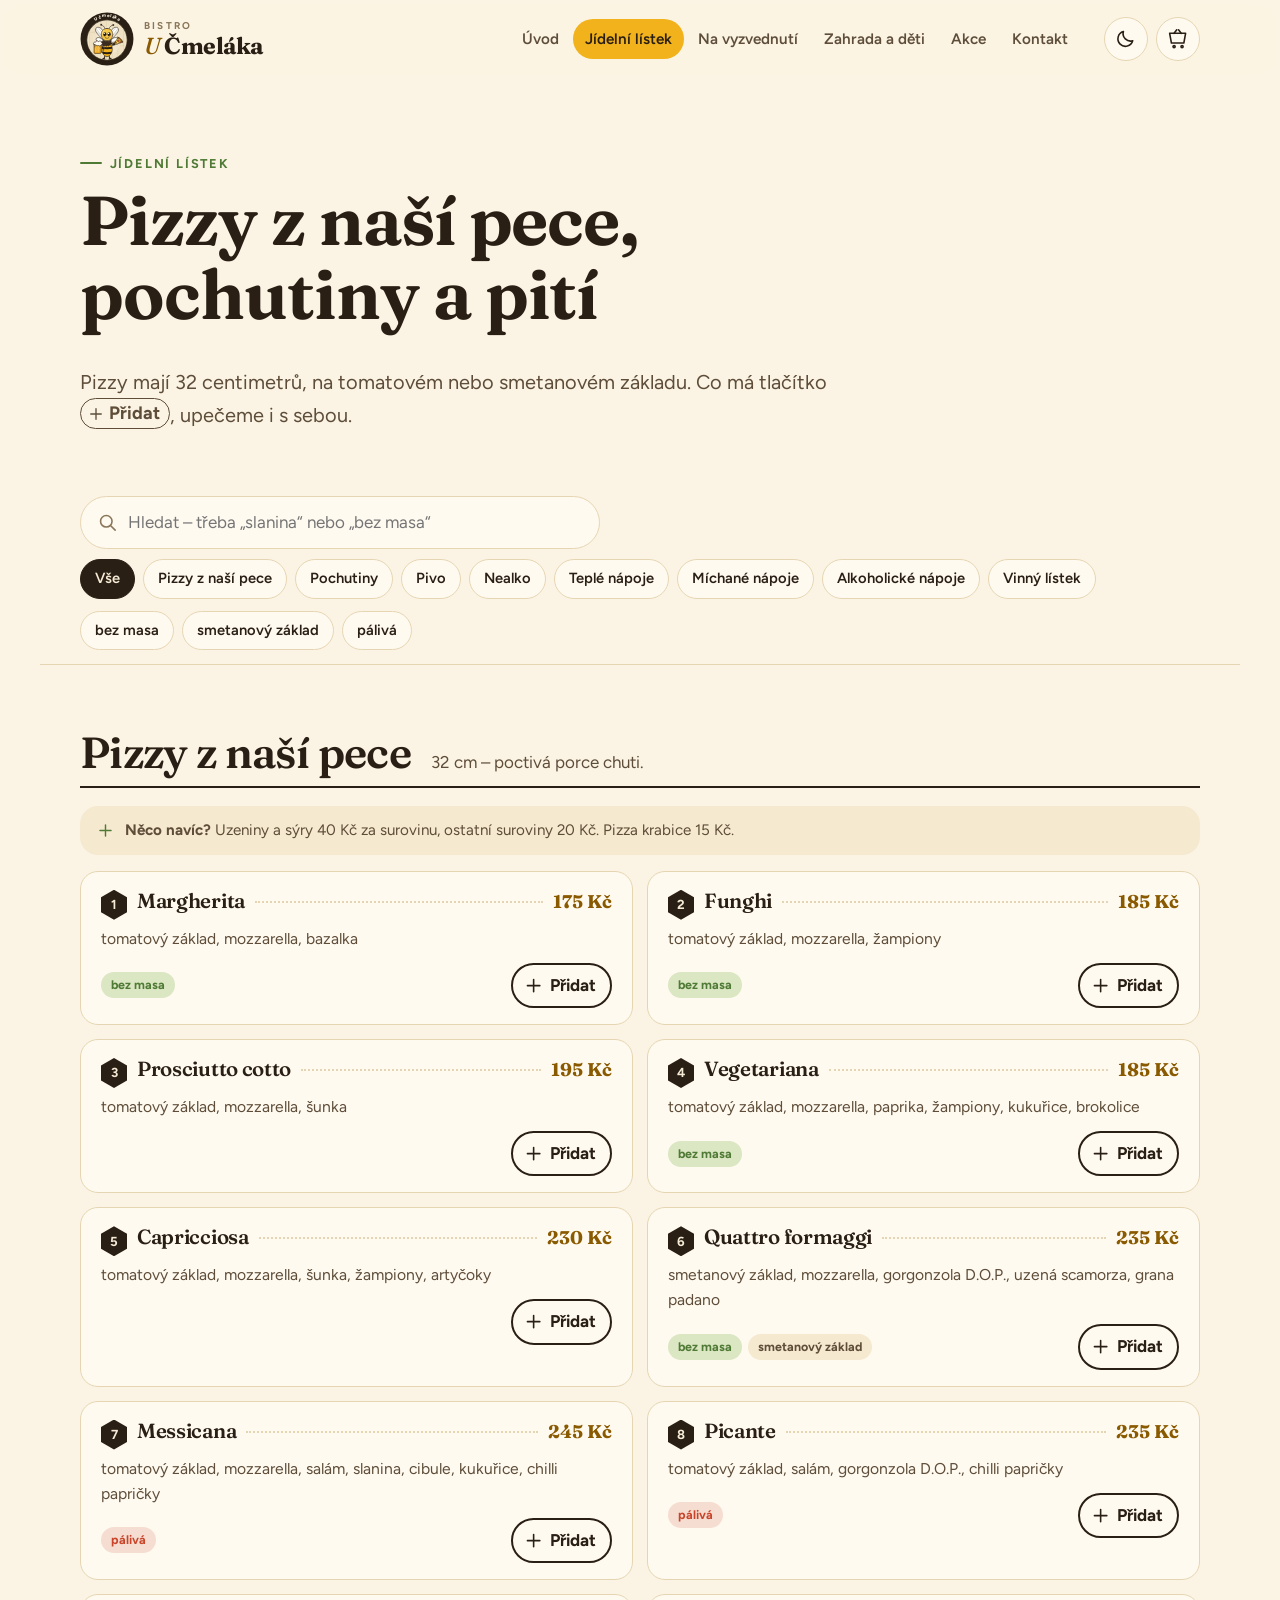
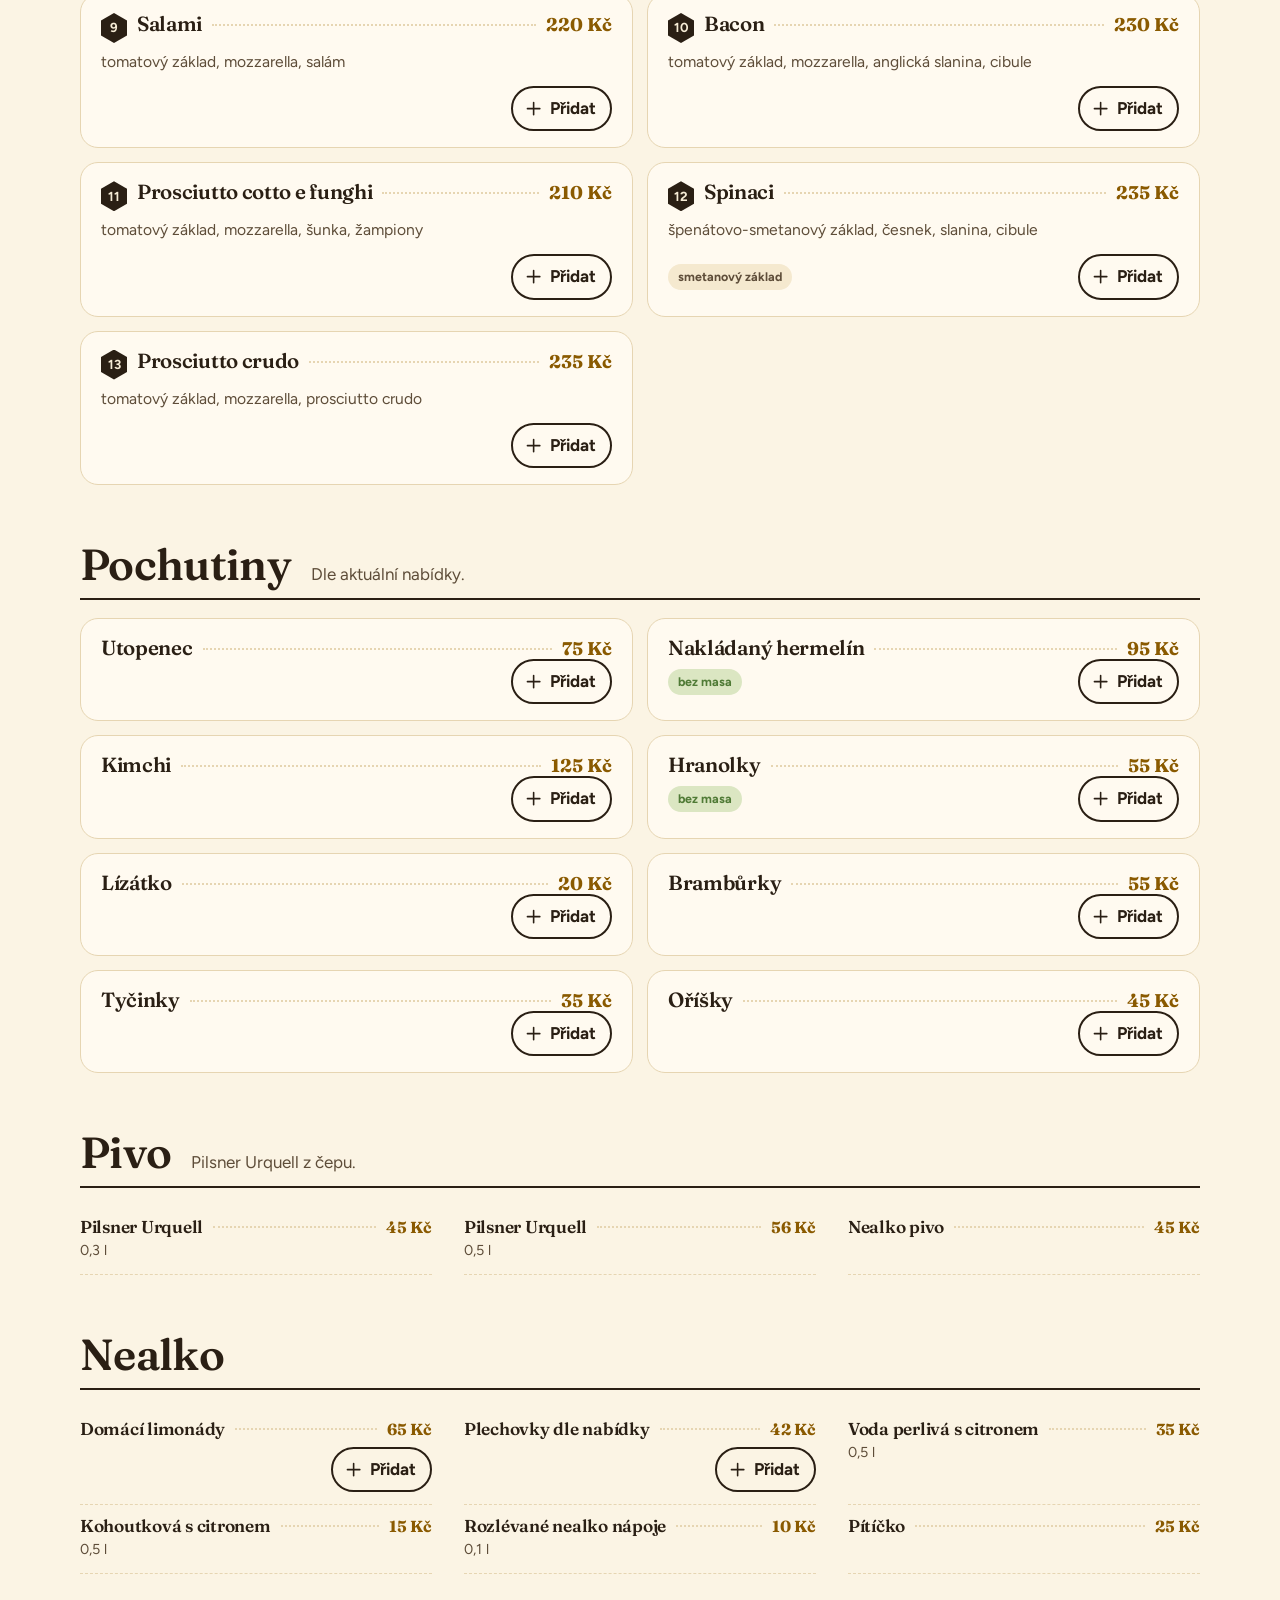
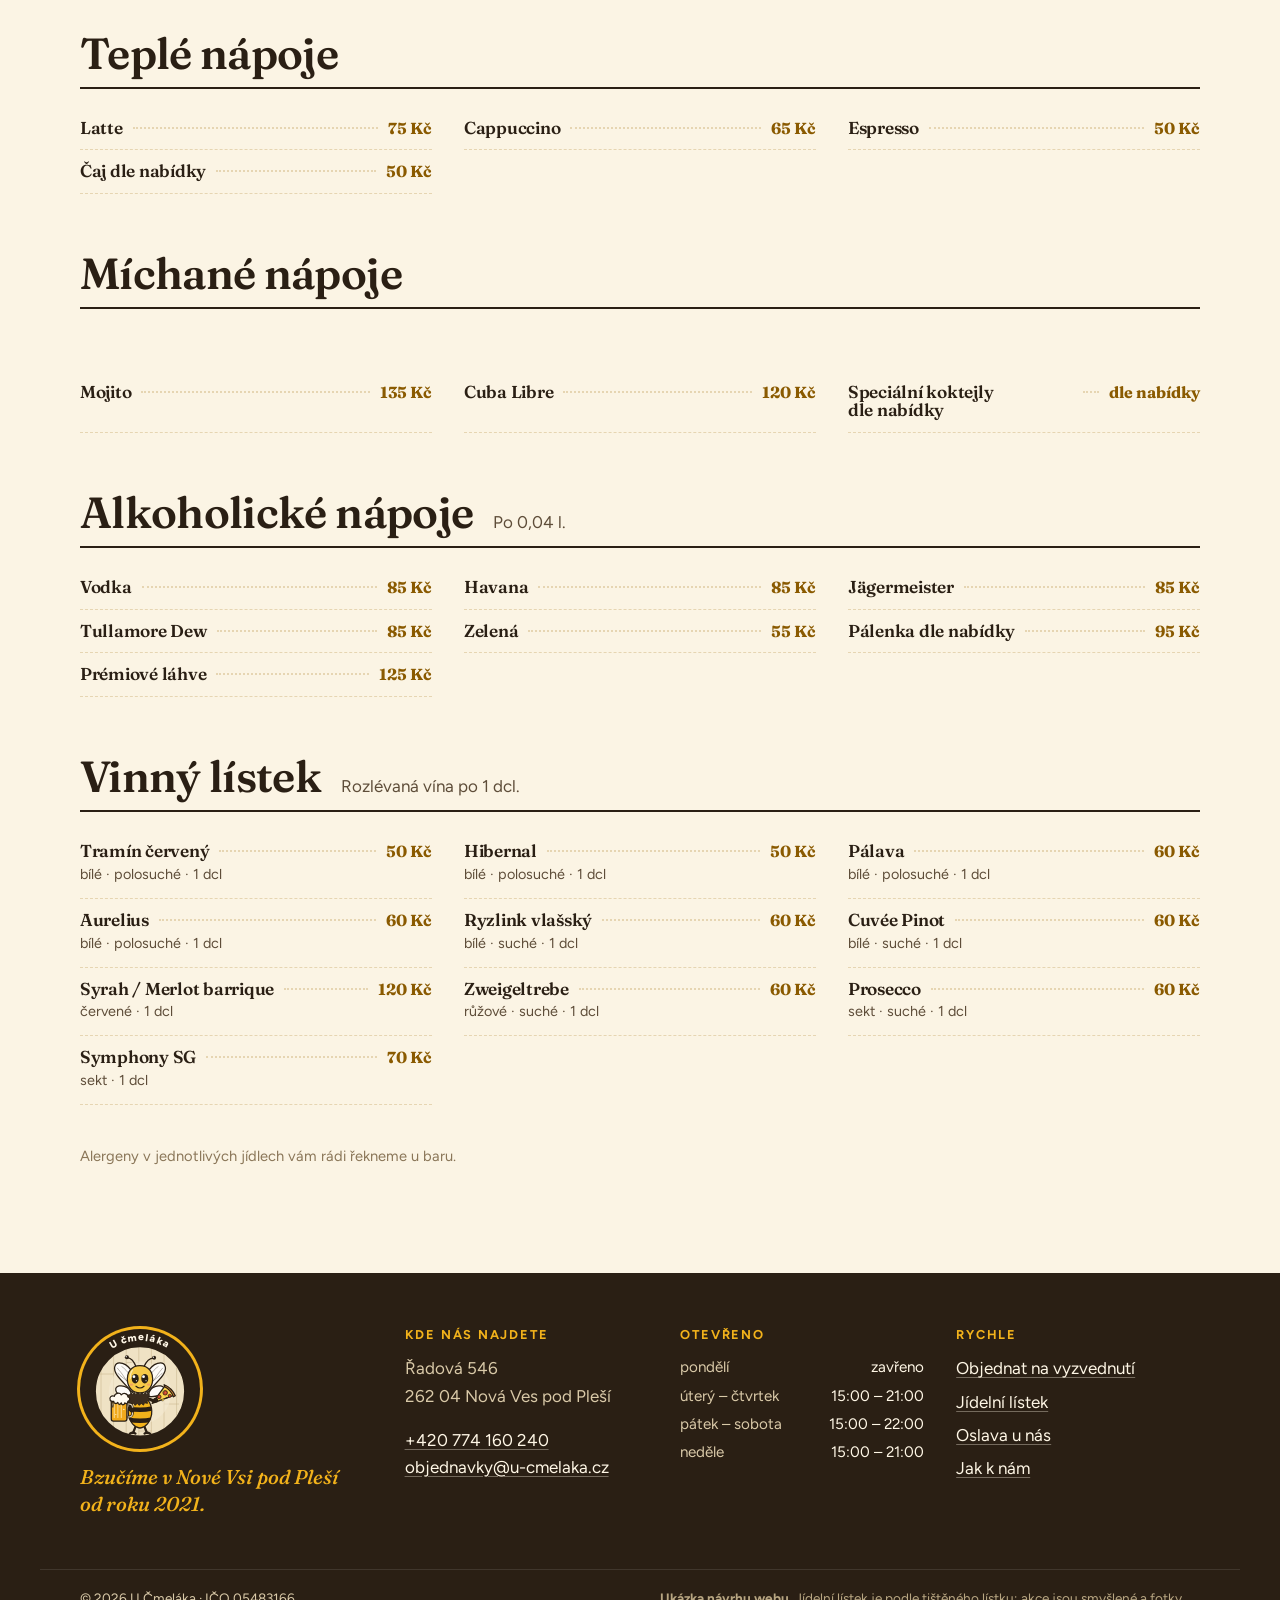
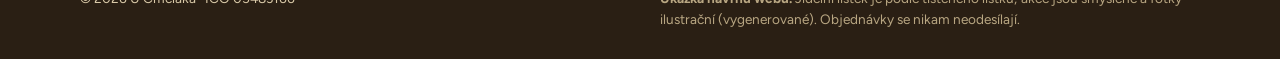
<file: menu.html>
<!doctype html>
<html lang="cs">
<head>
<meta charset="utf-8">
<meta name="viewport" content="width=device-width, initial-scale=1">
<title>Jídelní lístek – U Čmeláka</title>
<meta name="description" content="Pizza 32 cm na rajčatovém i smetanovém základu, něco k pivu, dorty a káva.">
<meta name="robots" content="noindex">
<meta name="theme-color" content="#fbf4e4" media="(prefers-color-scheme: light)">
<meta name="theme-color" content="#1c150e" media="(prefers-color-scheme: dark)">
<link rel="icon" href="favicon.svg" type="image/svg+xml">
<link rel="preload" href="assets/fonts/fraunces-normal-latin-ext.woff2" as="font" type="font/woff2" crossorigin>
<link rel="stylesheet" href="assets/style.css?v=114c411045">
<script>try{var t=localStorage.getItem("cm-tema");if(t)document.documentElement.dataset.tema=t}catch(e){}</script>
</head>
<body class="str-menu">
<a class="preskocit" href="#obsah">Přeskočit na obsah</a>
<header class="hlavicka" data-hlavicka>
  <div class="hlavicka-in">
    <a class="logo" href="index.html" aria-label="U Čmeláka – úvod"><svg class="logo-odznak logo-znak" width="400" height="400" viewBox="0 0 400 400" aria-hidden="true" focusable="false" xmlns="http://www.w3.org/2000/svg">
<defs>
  <clipPath id="lgh-vnitrek"><circle cx="200" cy="208" r="150"/></clipPath>
  <path id="lgh-oblouk" d="M 38 200 A 162 162 0 0 1 362 200"/>
</defs>
<circle cx="200" cy="200" r="196" fill="#2a1f14"/>
<circle cx="200" cy="208" r="150" fill="#efe2c4"/>
<g clip-path="url(#lgh-vnitrek)"><path d="M70 40 V 360" stroke="#c9b48c" stroke-width="2.5" opacity=".7"/><path d="M112 40 V 360" stroke="#c9b48c" stroke-width="2.5" opacity=".7"/><path d="M154 40 V 360" stroke="#c9b48c" stroke-width="2.5" opacity=".7"/><path d="M196 40 V 360" stroke="#c9b48c" stroke-width="2.5" opacity=".7"/><path d="M238 40 V 360" stroke="#c9b48c" stroke-width="2.5" opacity=".7"/><path d="M280 40 V 360" stroke="#c9b48c" stroke-width="2.5" opacity=".7"/><path d="M322 40 V 360" stroke="#c9b48c" stroke-width="2.5" opacity=".7"/><path d="M60 150 H 112 M154 112 H 196 M238 132 H 280 M112 276 H 154 M280 250 H 330 M196 340 H 238" stroke="#c9b48c" stroke-width="2.5" opacity=".7"/><circle cx="200" cy="212" r="104" fill="#f6ecd6" opacity=".55"/></g>
<circle cx="200" cy="208" r="150" fill="none" stroke="#2a1f14" stroke-width="6"/>
<text font-family="Figtree, system-ui, sans-serif" font-weight="800" font-size="34" letter-spacing="3" fill="#fff7e6"><textPath href="#lgh-oblouk" startOffset="50%" text-anchor="middle">U čmeláka</textPath></text>
<g transform="translate(200 216) scale(.84) translate(-200 -200)"><g class="lg-cmelak">
  <g class="lg-kridla">
  <path d="M172 196 C 130 150, 92 120, 100 92 C 108 66, 150 76, 170 116 C 182 140, 182 170, 172 196 Z" fill="#fff" fill-opacity=".86" stroke="#2a1f14" stroke-width="5" stroke-linejoin="round" stroke-linecap="round"/>
  <path d="M170 190 C 150 150, 128 118, 110 98 M150 150 C 138 140, 124 132, 112 118 M162 128 C 150 112, 140 100, 128 92" fill="none" stroke="#2a1f14" stroke-width="2.4" stroke-linecap="round" opacity=".55"/>
  <path d="M168 210 C 136 214, 108 204, 104 186 C 100 168, 128 162, 150 176 C 160 184, 166 196, 168 210 Z" fill="#fff" fill-opacity=".86" stroke="#2a1f14" stroke-width="5" stroke-linejoin="round" stroke-linecap="round"/>
  <path d="M228 196 C 270 150, 308 120, 300 92 C 292 66, 250 76, 230 116 C 218 140, 218 170, 228 196 Z" fill="#fff" fill-opacity=".86" stroke="#2a1f14" stroke-width="5" stroke-linejoin="round" stroke-linecap="round"/>
  <path d="M230 190 C 250 150, 272 118, 290 98 M250 150 C 262 140, 276 132, 288 118 M238 128 C 250 112, 260 100, 272 92" fill="none" stroke="#2a1f14" stroke-width="2.4" stroke-linecap="round" opacity=".55"/>
  <path d="M232 210 C 264 214, 292 204, 296 186 C 300 168, 272 162, 250 176 C 240 184, 234 196, 232 210 Z" fill="#fff" fill-opacity=".86" stroke="#2a1f14" stroke-width="5" stroke-linejoin="round" stroke-linecap="round"/>
</g>
  <!-- nohy -->
  <path d="M186 318 C 182 334, 176 346, 172 356 M214 318 C 218 334, 224 346, 228 356" fill="none" stroke="#2a1f14" stroke-width="9" stroke-linecap="round"/>
  <path d="M160 358 q12-8 22 0 M218 358 q10-8 22 0" fill="none" stroke="#2a1f14" stroke-width="9" stroke-linecap="round"/>
  <!-- zadeček s pruhy -->
  <clipPath id="lgh-zadek"><path d="M200 210 C 236 210, 250 252, 246 282 C 242 312, 222 334, 200 336 C 178 334, 158 312, 154 282 C 150 252, 164 210, 200 210 Z"/></clipPath>
  <path d="M200 210 C 236 210, 250 252, 246 282 C 242 312, 222 334, 200 336 C 178 334, 158 312, 154 282 C 150 252, 164 210, 200 210 Z" fill="#f2b21b"/>
  <g clip-path="url(#lgh-zadek)" fill="#2a1f14">
    <path d="M140 246 Q200 262 260 246 V264 Q200 280 140 264 Z"/>
    <path d="M140 290 Q200 306 260 290 V308 Q200 324 140 308 Z"/>
    <path d="M140 326 Q200 342 260 326 V350 H140 Z"/>
  </g>
  <path d="M200 210 C 236 210, 250 252, 246 282 C 242 312, 222 334, 200 336 C 178 334, 158 312, 154 282 C 150 252, 164 210, 200 210 Z" fill="none" stroke="#2a1f14" stroke-width="5" stroke-linejoin="round" stroke-linecap="round"/>
  <path d="M176 232 q-6 18-2 36" fill="none" stroke="#fff6d8" stroke-width="4" stroke-linecap="round" opacity=".7"/>
  <!-- ruce -->
  <path d="M172 220 C 160 232, 162 250, 166 262" fill="none" stroke="#2a1f14" stroke-width="12" stroke-linecap="round"/>
  <path d="M230 218 C 248 226, 258 232, 262 226" fill="none" stroke="#2a1f14" stroke-width="12" stroke-linecap="round"/>
  <!-- chlupatý límec -->
  <path d="M158 204 l8-8 l4 8 l8-10 l5 9 l9-10 l8 10 l8-10 l6 10 l8-9 l4 9 l8-8 l4 12 l-6 8 l6 8 l-10 6 l2 9 l-12-2 l-4 9 l-9-7 l-8 8 l-8-8 l-8 8 l-8-8 l-9 7 l-4-9 l-12 2 l2-9 l-10-6 l6-8 l-6-8 z" fill="#3b2c1e" stroke="#2a1f14" stroke-width="3" stroke-linejoin="round"/>
  <!-- hlava -->
  <path d="M184 92 C 176 70, 162 58, 150 56 M216 92 C 226 68, 242 58, 254 58" fill="none" stroke="#2a1f14" stroke-width="5" stroke-linecap="round"/>
  <circle cx="148" cy="55" r="8" fill="#2a1f14"/><circle cx="256" cy="57" r="8" fill="#2a1f14"/>
  <circle cx="145.5" cy="52.5" r="2.4" fill="#fff"/><circle cx="253.5" cy="54.5" r="2.4" fill="#fff"/>
  <path d="M200 88 C 236 88, 252 116, 250 146 C 248 176, 228 196, 200 196 C 172 196, 152 176, 150 146 C 148 116, 164 88, 200 88 Z" fill="#f7c948" stroke="#2a1f14" stroke-width="5" stroke-linejoin="round" stroke-linecap="round"/>
  <path d="M170 106 q-10 14-8 32" fill="none" stroke="#fff6d8" stroke-width="5" stroke-linecap="round" opacity=".7"/>
  <ellipse cx="181" cy="140" rx="14" ry="19" fill="#2a1f14"/><ellipse cx="219" cy="140" rx="14" ry="19" fill="#2a1f14"/>
  <circle cx="176" cy="132" r="5.5" fill="#fff"/><circle cx="214" cy="132" r="5.5" fill="#fff"/>
  <circle cx="186" cy="148" r="2.4" fill="#fff" opacity=".8"/><circle cx="224" cy="148" r="2.4" fill="#fff" opacity=".8"/>
  <path d="M184 170 q16 14 32 0" fill="none" stroke="#2a1f14" stroke-width="4.5" stroke-linecap="round"/>
  <ellipse cx="166" cy="164" rx="7" ry="4.5" fill="#f08a6e" opacity=".6"/><ellipse cx="234" cy="164" rx="7" ry="4.5" fill="#f08a6e" opacity=".6"/>
  <g class="lg-pivo">
  <path d="M146 240 h10 a14 14 0 0 1 14 14 v24 a14 14 0 0 1 -14 14 h-10" fill="none" stroke="#2a1f14" stroke-width="10"/>
  <path d="M146 240 h10 a14 14 0 0 1 14 14 v24 a14 14 0 0 1 -14 14 h-10" fill="none" stroke="#f3e7cc" stroke-width="4"/>
  <rect x="86" y="222" width="62" height="86" rx="8" fill="#f0a91c" stroke="#2a1f14" stroke-width="5" stroke-linejoin="round" stroke-linecap="round"/>
  <path d="M98 236 v58 M112 236 v58 M126 236 v58" stroke="#fff3c9" stroke-width="5" stroke-linecap="round" opacity=".55"/>
  <circle cx="136" cy="262" r="2.6" fill="#fff6d8"/><circle cx="104" cy="282" r="2.2" fill="#fff6d8"/><circle cx="120" cy="252" r="1.8" fill="#fff6d8"/>
  <path d="M82 226 c-6-12 6-22 16-16 c2-14 22-16 28-6 c8-10 26-6 26 8 c10 2 10 16 0 18 c0 8-8 12-12 6 c-2 10-14 10-14 0 c-4 8-14 8-14-2 c-6 8-18 4-16-4 c-10 2-16-6-14-4 z" fill="#fffaf0" stroke="#2a1f14" stroke-width="5" stroke-linejoin="round" stroke-linecap="round"/>
  <path d="M92 232 c3 7 3 16 0 22 c-3-6-3-15 0-22 z" fill="#fffaf0" stroke="#2a1f14" stroke-width="3"/>
</g>
  <g class="lg-pizza">
  <path d="M248 238 L 300 168 C 316 176, 328 190, 334 206 Z" fill="#fbd34d" stroke="#2a1f14" stroke-width="5" stroke-linejoin="round" stroke-linecap="round"/>
  <path d="M296 164 C 316 172, 332 188, 340 208 L 333 212 C 326 194, 314 180, 298 172 Z" fill="#d98b3a" stroke="#2a1f14" stroke-width="5" stroke-linejoin="round" stroke-linecap="round"/>
  <circle cx="300" cy="196" r="9" fill="#c8452b" stroke="#2a1f14" stroke-width="3"/>
  <circle cx="276" cy="212" r="7.5" fill="#c8452b" stroke="#2a1f14" stroke-width="3"/>
  <circle cx="318" cy="208" r="6" fill="#c8452b" stroke="#2a1f14" stroke-width="3"/>
  <circle cx="302" cy="196" r="2" fill="#f08a6e"/><circle cx="278" cy="211" r="1.6" fill="#f08a6e"/>
  <path d="M262 222 q2 12 6 2 M286 222 q3 16 7 0 M304 214 q2 10 5 1" fill="none" stroke="#2a1f14" stroke-width="3" stroke-linecap="round"/>
  <path d="M264 223 q2 9 4 1 M288 222 q3 12 5 0" fill="none" stroke="#fbd34d" stroke-width="3" stroke-linecap="round"/>
  <path d="M290 188 l4 4 M266 226 l3-3" stroke="#4f7a35" stroke-width="3.5" stroke-linecap="round"/>
</g>
  <!-- dlaně přes ucho a pizzu -->
  <circle cx="168" cy="264" r="10" fill="#2a1f14"/>
  <circle cx="262" cy="226" r="10" fill="#2a1f14"/>
</g></g>
</svg><span class="logo-text"><span class="logo-bistro">Bistro</span><span><span class="logo-u">U</span> Čmeláka</span></span></a>
    <nav class="nav" id="nav" aria-label="Hlavní navigace"><ul><li><a href="index.html">Úvod</a></li><li><a href="menu.html" aria-current="page">Jídelní lístek</a></li><li><a href="objednavka.html">Na vyzvednutí</a></li><li><a href="zahrada.html">Zahrada a děti</a></li><li><a href="akce.html">Akce</a></li><li><a href="kontakt.html">Kontakt</a></li></ul></nav>
    <div class="hlavicka-akce">
      <span class="stav-pill" data-stav hidden><span class="stav-tecka"></span><span data-stav-text></span></span>
      <button class="ikona-btn" type="button" data-prepni-tema aria-label="Přepnout světlý a tmavý režim"><svg class="ik jen-svetly" viewBox="0 0 24 24" aria-hidden="true" focusable="false"><path d="M20 14.5A8.5 8.5 0 0 1 9.5 4a8.5 8.5 0 1 0 10.5 10.5z"/></svg><svg class="ik jen-tmavy" viewBox="0 0 24 24" aria-hidden="true" focusable="false"><circle cx="12" cy="12" r="4.2"/><path d="M12 2v2.5M12 19.5V22M2 12h2.5M19.5 12H22M4.9 4.9l1.8 1.8M17.3 17.3l1.8 1.8M4.9 19.1l1.8-1.8M17.3 6.7l1.8-1.8"/></svg></button>
      <a class="kosik-btn" href="objednavka.html" data-kosik-btn aria-label="Košík"><svg class="ik " viewBox="0 0 24 24" aria-hidden="true" focusable="false"><path d="M3 6h18l-2 11H5z"/><path d="M8 6l3-4M16 6l-3-4"/><circle cx="8" cy="21" r="1.2"/><circle cx="17" cy="21" r="1.2"/></svg><span class="kosik-pocet" data-kosik-pocet hidden>0</span></a>
      <button class="menu-btn" type="button" data-menu-btn aria-expanded="false" aria-controls="nav"><span></span><span></span><span></span><span class="sr">Menu</span></button>
    </div>
  </div>
</header>
<main id="obsah">

<section class="stranka-hlava stranka-hlava-menu">
  <p class="nadtitul">Jídelní lístek</p>
  <h1>Pizzy z naší pece,<br>pochutiny a pití</h1>
  <p class="perex">Pizzy mají 32 centimetrů, na tomatovém nebo smetanovém základu. Co má tlačítko <span class="inline-pridat"><svg class="ik " viewBox="0 0 24 24" aria-hidden="true" focusable="false"><path d="M12 5v14M5 12h14"/></svg>Přidat</span>, upečeme i s sebou.</p>
</section>

<section class="filtry" aria-label="Filtr jídelního lístku" data-filtry>
  <label class="hledat"><svg class="ik " viewBox="0 0 24 24" aria-hidden="true" focusable="false"><circle cx="10.5" cy="10.5" r="6.5"/><path d="m15.5 15.5 5 5"/></svg><span class="sr">Hledat v lístku</span><input type="search" placeholder="Hledat – třeba „slanina“ nebo „bez masa“" data-hledat autocomplete="off"></label>
  <div class="chipy" role="group" aria-label="Kategorie">
    <button type="button" class="chip" data-kat="" aria-pressed="true">Vše</button>
    <button type="button" class="chip" data-kat="pizza" aria-pressed="false">Pizzy z naší pece</button><button type="button" class="chip" data-kat="pochutiny" aria-pressed="false">Pochutiny</button><button type="button" class="chip" data-kat="pivo" aria-pressed="false">Pivo</button><button type="button" class="chip" data-kat="nealko" aria-pressed="false">Nealko</button><button type="button" class="chip" data-kat="teple" aria-pressed="false">Teplé nápoje</button><button type="button" class="chip" data-kat="michane" aria-pressed="false">Míchané nápoje</button><button type="button" class="chip" data-kat="alko" aria-pressed="false">Alkoholické nápoje</button><button type="button" class="chip" data-kat="vino" aria-pressed="false">Vinný lístek</button>
  </div>
  <div class="chipy" role="group" aria-label="Vlastnosti">
    <button type="button" class="chip chip-stitek" data-stitek="vege" aria-pressed="false">bez masa</button><button type="button" class="chip chip-stitek" data-stitek="smetana" aria-pressed="false">smetanový základ</button><button type="button" class="chip chip-stitek" data-stitek="palive" aria-pressed="false">pálivá</button>
  </div>
</section>

<div class="listek-obsah" data-listek>
<section class="listek-skupina" data-skupina="pizza" aria-labelledby="k-pizza">
  <header class="skupina-hlava"><h2 id="k-pizza">Pizzy z naší pece</h2><p>32 cm – poctivá porce chuti.</p></header>
  <div class="priplatky-info"><svg class="ik " viewBox="0 0 24 24" aria-hidden="true" focusable="false"><path d="M12 5v14M5 12h14"/></svg><p><strong>Něco navíc?</strong> Uzeniny a sýry 40 Kč za surovinu, ostatní suroviny 20 Kč. Pizza krabice 15 Kč.</p></div>
  <div class="jidla"><article class="jidlo" data-jidlo="margherita">
  <div class="jidlo-hlava"><span class="jidlo-cislo" aria-hidden="true">1</span><h3 class="jidlo-nazev">Margherita</h3><span class="tecky" aria-hidden="true"></span><span class="jidlo-cena">175 Kč</span></div>
  <p class="jidlo-slozeni">tomatový základ, mozzarella, bazalka</p>
  <div class="jidlo-pata"><div class="stitky"><span class="stitek stitek-vege">bez masa</span></div><button class="pridat" type="button" data-pridat="margherita" aria-label="Přidat Margherita do košíku"><svg class="ik " viewBox="0 0 24 24" aria-hidden="true" focusable="false"><path d="M12 5v14M5 12h14"/></svg><span>Přidat</span></button></div>
</article><article class="jidlo" data-jidlo="funghi">
  <div class="jidlo-hlava"><span class="jidlo-cislo" aria-hidden="true">2</span><h3 class="jidlo-nazev">Funghi</h3><span class="tecky" aria-hidden="true"></span><span class="jidlo-cena">185 Kč</span></div>
  <p class="jidlo-slozeni">tomatový základ, mozzarella, žampiony</p>
  <div class="jidlo-pata"><div class="stitky"><span class="stitek stitek-vege">bez masa</span></div><button class="pridat" type="button" data-pridat="funghi" aria-label="Přidat Funghi do košíku"><svg class="ik " viewBox="0 0 24 24" aria-hidden="true" focusable="false"><path d="M12 5v14M5 12h14"/></svg><span>Přidat</span></button></div>
</article><article class="jidlo" data-jidlo="prosciutto-cotto">
  <div class="jidlo-hlava"><span class="jidlo-cislo" aria-hidden="true">3</span><h3 class="jidlo-nazev">Prosciutto cotto</h3><span class="tecky" aria-hidden="true"></span><span class="jidlo-cena">195 Kč</span></div>
  <p class="jidlo-slozeni">tomatový základ, mozzarella, šunka</p>
  <div class="jidlo-pata"><div class="stitky"></div><button class="pridat" type="button" data-pridat="prosciutto-cotto" aria-label="Přidat Prosciutto cotto do košíku"><svg class="ik " viewBox="0 0 24 24" aria-hidden="true" focusable="false"><path d="M12 5v14M5 12h14"/></svg><span>Přidat</span></button></div>
</article><article class="jidlo" data-jidlo="vegetariana">
  <div class="jidlo-hlava"><span class="jidlo-cislo" aria-hidden="true">4</span><h3 class="jidlo-nazev">Vegetariana</h3><span class="tecky" aria-hidden="true"></span><span class="jidlo-cena">185 Kč</span></div>
  <p class="jidlo-slozeni">tomatový základ, mozzarella, paprika, žampiony, kukuřice, brokolice</p>
  <div class="jidlo-pata"><div class="stitky"><span class="stitek stitek-vege">bez masa</span></div><button class="pridat" type="button" data-pridat="vegetariana" aria-label="Přidat Vegetariana do košíku"><svg class="ik " viewBox="0 0 24 24" aria-hidden="true" focusable="false"><path d="M12 5v14M5 12h14"/></svg><span>Přidat</span></button></div>
</article><article class="jidlo" data-jidlo="capricciosa">
  <div class="jidlo-hlava"><span class="jidlo-cislo" aria-hidden="true">5</span><h3 class="jidlo-nazev">Capricciosa</h3><span class="tecky" aria-hidden="true"></span><span class="jidlo-cena">230 Kč</span></div>
  <p class="jidlo-slozeni">tomatový základ, mozzarella, šunka, žampiony, artyčoky</p>
  <div class="jidlo-pata"><div class="stitky"></div><button class="pridat" type="button" data-pridat="capricciosa" aria-label="Přidat Capricciosa do košíku"><svg class="ik " viewBox="0 0 24 24" aria-hidden="true" focusable="false"><path d="M12 5v14M5 12h14"/></svg><span>Přidat</span></button></div>
</article><article class="jidlo" data-jidlo="quattro-formaggi">
  <div class="jidlo-hlava"><span class="jidlo-cislo" aria-hidden="true">6</span><h3 class="jidlo-nazev">Quattro formaggi</h3><span class="tecky" aria-hidden="true"></span><span class="jidlo-cena">235 Kč</span></div>
  <p class="jidlo-slozeni">smetanový základ, mozzarella, gorgonzola D.O.P., uzená scamorza, grana padano</p>
  <div class="jidlo-pata"><div class="stitky"><span class="stitek stitek-vege">bez masa</span><span class="stitek stitek-smetana">smetanový základ</span></div><button class="pridat" type="button" data-pridat="quattro-formaggi" aria-label="Přidat Quattro formaggi do košíku"><svg class="ik " viewBox="0 0 24 24" aria-hidden="true" focusable="false"><path d="M12 5v14M5 12h14"/></svg><span>Přidat</span></button></div>
</article><article class="jidlo" data-jidlo="messicana">
  <div class="jidlo-hlava"><span class="jidlo-cislo" aria-hidden="true">7</span><h3 class="jidlo-nazev">Messicana</h3><span class="tecky" aria-hidden="true"></span><span class="jidlo-cena">245 Kč</span></div>
  <p class="jidlo-slozeni">tomatový základ, mozzarella, salám, slanina, cibule, kukuřice, chilli papričky</p>
  <div class="jidlo-pata"><div class="stitky"><span class="stitek stitek-palive">pálivá</span></div><button class="pridat" type="button" data-pridat="messicana" aria-label="Přidat Messicana do košíku"><svg class="ik " viewBox="0 0 24 24" aria-hidden="true" focusable="false"><path d="M12 5v14M5 12h14"/></svg><span>Přidat</span></button></div>
</article><article class="jidlo" data-jidlo="picante">
  <div class="jidlo-hlava"><span class="jidlo-cislo" aria-hidden="true">8</span><h3 class="jidlo-nazev">Picante</h3><span class="tecky" aria-hidden="true"></span><span class="jidlo-cena">235 Kč</span></div>
  <p class="jidlo-slozeni">tomatový základ, salám, gorgonzola D.O.P., chilli papričky</p>
  <div class="jidlo-pata"><div class="stitky"><span class="stitek stitek-palive">pálivá</span></div><button class="pridat" type="button" data-pridat="picante" aria-label="Přidat Picante do košíku"><svg class="ik " viewBox="0 0 24 24" aria-hidden="true" focusable="false"><path d="M12 5v14M5 12h14"/></svg><span>Přidat</span></button></div>
</article><article class="jidlo" data-jidlo="salami">
  <div class="jidlo-hlava"><span class="jidlo-cislo" aria-hidden="true">9</span><h3 class="jidlo-nazev">Salami</h3><span class="tecky" aria-hidden="true"></span><span class="jidlo-cena">220 Kč</span></div>
  <p class="jidlo-slozeni">tomatový základ, mozzarella, salám</p>
  <div class="jidlo-pata"><div class="stitky"></div><button class="pridat" type="button" data-pridat="salami" aria-label="Přidat Salami do košíku"><svg class="ik " viewBox="0 0 24 24" aria-hidden="true" focusable="false"><path d="M12 5v14M5 12h14"/></svg><span>Přidat</span></button></div>
</article><article class="jidlo" data-jidlo="bacon">
  <div class="jidlo-hlava"><span class="jidlo-cislo" aria-hidden="true">10</span><h3 class="jidlo-nazev">Bacon</h3><span class="tecky" aria-hidden="true"></span><span class="jidlo-cena">230 Kč</span></div>
  <p class="jidlo-slozeni">tomatový základ, mozzarella, anglická slanina, cibule</p>
  <div class="jidlo-pata"><div class="stitky"></div><button class="pridat" type="button" data-pridat="bacon" aria-label="Přidat Bacon do košíku"><svg class="ik " viewBox="0 0 24 24" aria-hidden="true" focusable="false"><path d="M12 5v14M5 12h14"/></svg><span>Přidat</span></button></div>
</article><article class="jidlo" data-jidlo="prosciutto-cotto-funghi">
  <div class="jidlo-hlava"><span class="jidlo-cislo" aria-hidden="true">11</span><h3 class="jidlo-nazev">Prosciutto cotto e funghi</h3><span class="tecky" aria-hidden="true"></span><span class="jidlo-cena">210 Kč</span></div>
  <p class="jidlo-slozeni">tomatový základ, mozzarella, šunka, žampiony</p>
  <div class="jidlo-pata"><div class="stitky"></div><button class="pridat" type="button" data-pridat="prosciutto-cotto-funghi" aria-label="Přidat Prosciutto cotto e funghi do košíku"><svg class="ik " viewBox="0 0 24 24" aria-hidden="true" focusable="false"><path d="M12 5v14M5 12h14"/></svg><span>Přidat</span></button></div>
</article><article class="jidlo" data-jidlo="spinaci">
  <div class="jidlo-hlava"><span class="jidlo-cislo" aria-hidden="true">12</span><h3 class="jidlo-nazev">Spinaci</h3><span class="tecky" aria-hidden="true"></span><span class="jidlo-cena">235 Kč</span></div>
  <p class="jidlo-slozeni">špenátovo-smetanový základ, česnek, slanina, cibule</p>
  <div class="jidlo-pata"><div class="stitky"><span class="stitek stitek-smetana">smetanový základ</span></div><button class="pridat" type="button" data-pridat="spinaci" aria-label="Přidat Spinaci do košíku"><svg class="ik " viewBox="0 0 24 24" aria-hidden="true" focusable="false"><path d="M12 5v14M5 12h14"/></svg><span>Přidat</span></button></div>
</article><article class="jidlo" data-jidlo="prosciutto-crudo">
  <div class="jidlo-hlava"><span class="jidlo-cislo" aria-hidden="true">13</span><h3 class="jidlo-nazev">Prosciutto crudo</h3><span class="tecky" aria-hidden="true"></span><span class="jidlo-cena">235 Kč</span></div>
  <p class="jidlo-slozeni">tomatový základ, mozzarella, prosciutto crudo</p>
  <div class="jidlo-pata"><div class="stitky"></div><button class="pridat" type="button" data-pridat="prosciutto-crudo" aria-label="Přidat Prosciutto crudo do košíku"><svg class="ik " viewBox="0 0 24 24" aria-hidden="true" focusable="false"><path d="M12 5v14M5 12h14"/></svg><span>Přidat</span></button></div>
</article></div>
</section>
<section class="listek-skupina" data-skupina="pochutiny" aria-labelledby="k-pochutiny">
  <header class="skupina-hlava"><h2 id="k-pochutiny">Pochutiny</h2><p>Dle aktuální nabídky.</p></header>
  
  <div class="jidla"><article class="jidlo" data-jidlo="utopenec">
  <div class="jidlo-hlava"><h3 class="jidlo-nazev">Utopenec</h3><span class="tecky" aria-hidden="true"></span><span class="jidlo-cena">75 Kč</span></div>
  
  <div class="jidlo-pata"><div class="stitky"></div><button class="pridat" type="button" data-pridat="utopenec" aria-label="Přidat Utopenec do košíku"><svg class="ik " viewBox="0 0 24 24" aria-hidden="true" focusable="false"><path d="M12 5v14M5 12h14"/></svg><span>Přidat</span></button></div>
</article><article class="jidlo" data-jidlo="hermelin">
  <div class="jidlo-hlava"><h3 class="jidlo-nazev">Nakládaný hermelín</h3><span class="tecky" aria-hidden="true"></span><span class="jidlo-cena">95 Kč</span></div>
  
  <div class="jidlo-pata"><div class="stitky"><span class="stitek stitek-vege">bez masa</span></div><button class="pridat" type="button" data-pridat="hermelin" aria-label="Přidat Nakládaný hermelín do košíku"><svg class="ik " viewBox="0 0 24 24" aria-hidden="true" focusable="false"><path d="M12 5v14M5 12h14"/></svg><span>Přidat</span></button></div>
</article><article class="jidlo" data-jidlo="kimchi">
  <div class="jidlo-hlava"><h3 class="jidlo-nazev">Kimchi</h3><span class="tecky" aria-hidden="true"></span><span class="jidlo-cena">125 Kč</span></div>
  
  <div class="jidlo-pata"><div class="stitky"></div><button class="pridat" type="button" data-pridat="kimchi" aria-label="Přidat Kimchi do košíku"><svg class="ik " viewBox="0 0 24 24" aria-hidden="true" focusable="false"><path d="M12 5v14M5 12h14"/></svg><span>Přidat</span></button></div>
</article><article class="jidlo" data-jidlo="hranolky">
  <div class="jidlo-hlava"><h3 class="jidlo-nazev">Hranolky</h3><span class="tecky" aria-hidden="true"></span><span class="jidlo-cena">55 Kč</span></div>
  
  <div class="jidlo-pata"><div class="stitky"><span class="stitek stitek-vege">bez masa</span></div><button class="pridat" type="button" data-pridat="hranolky" aria-label="Přidat Hranolky do košíku"><svg class="ik " viewBox="0 0 24 24" aria-hidden="true" focusable="false"><path d="M12 5v14M5 12h14"/></svg><span>Přidat</span></button></div>
</article><article class="jidlo" data-jidlo="lizatko">
  <div class="jidlo-hlava"><h3 class="jidlo-nazev">Lízátko</h3><span class="tecky" aria-hidden="true"></span><span class="jidlo-cena">20 Kč</span></div>
  
  <div class="jidlo-pata"><div class="stitky"></div><button class="pridat" type="button" data-pridat="lizatko" aria-label="Přidat Lízátko do košíku"><svg class="ik " viewBox="0 0 24 24" aria-hidden="true" focusable="false"><path d="M12 5v14M5 12h14"/></svg><span>Přidat</span></button></div>
</article><article class="jidlo" data-jidlo="bramburky">
  <div class="jidlo-hlava"><h3 class="jidlo-nazev">Brambůrky</h3><span class="tecky" aria-hidden="true"></span><span class="jidlo-cena">55 Kč</span></div>
  
  <div class="jidlo-pata"><div class="stitky"></div><button class="pridat" type="button" data-pridat="bramburky" aria-label="Přidat Brambůrky do košíku"><svg class="ik " viewBox="0 0 24 24" aria-hidden="true" focusable="false"><path d="M12 5v14M5 12h14"/></svg><span>Přidat</span></button></div>
</article><article class="jidlo" data-jidlo="tycinky">
  <div class="jidlo-hlava"><h3 class="jidlo-nazev">Tyčinky</h3><span class="tecky" aria-hidden="true"></span><span class="jidlo-cena">35 Kč</span></div>
  
  <div class="jidlo-pata"><div class="stitky"></div><button class="pridat" type="button" data-pridat="tycinky" aria-label="Přidat Tyčinky do košíku"><svg class="ik " viewBox="0 0 24 24" aria-hidden="true" focusable="false"><path d="M12 5v14M5 12h14"/></svg><span>Přidat</span></button></div>
</article><article class="jidlo" data-jidlo="orisky">
  <div class="jidlo-hlava"><h3 class="jidlo-nazev">Oříšky</h3><span class="tecky" aria-hidden="true"></span><span class="jidlo-cena">45 Kč</span></div>
  
  <div class="jidlo-pata"><div class="stitky"></div><button class="pridat" type="button" data-pridat="orisky" aria-label="Přidat Oříšky do košíku"><svg class="ik " viewBox="0 0 24 24" aria-hidden="true" focusable="false"><path d="M12 5v14M5 12h14"/></svg><span>Přidat</span></button></div>
</article></div>
</section>
<section class="listek-skupina" data-skupina="pivo" aria-labelledby="k-pivo">
  <header class="skupina-hlava"><h2 id="k-pivo">Pivo</h2><p>Pilsner Urquell z čepu.</p></header>
  
  <div class="jidla jidla-kompakt"><article class="jidlo" data-jidlo="pilsner-03">
  <div class="jidlo-hlava"><h3 class="jidlo-nazev">Pilsner Urquell</h3><span class="tecky" aria-hidden="true"></span><span class="jidlo-cena">45 Kč</span></div>
  <p class="jidlo-slozeni">0,3 l</p>
  <div class="jidlo-pata"><div class="stitky"></div><span class="jen-na-miste" title="Podáváme jen na místě">jen u nás</span></div>
</article><article class="jidlo" data-jidlo="pilsner-05">
  <div class="jidlo-hlava"><h3 class="jidlo-nazev">Pilsner Urquell</h3><span class="tecky" aria-hidden="true"></span><span class="jidlo-cena">56 Kč</span></div>
  <p class="jidlo-slozeni">0,5 l</p>
  <div class="jidlo-pata"><div class="stitky"></div><span class="jen-na-miste" title="Podáváme jen na místě">jen u nás</span></div>
</article><article class="jidlo" data-jidlo="nealko-pivo">
  <div class="jidlo-hlava"><h3 class="jidlo-nazev">Nealko pivo</h3><span class="tecky" aria-hidden="true"></span><span class="jidlo-cena">45 Kč</span></div>
  
  <div class="jidlo-pata"><div class="stitky"></div><span class="jen-na-miste" title="Podáváme jen na místě">jen u nás</span></div>
</article></div>
</section>
<section class="listek-skupina" data-skupina="nealko" aria-labelledby="k-nealko">
  <header class="skupina-hlava"><h2 id="k-nealko">Nealko</h2><p></p></header>
  
  <div class="jidla jidla-kompakt"><article class="jidlo" data-jidlo="limonady">
  <div class="jidlo-hlava"><h3 class="jidlo-nazev">Domácí limonády</h3><span class="tecky" aria-hidden="true"></span><span class="jidlo-cena">65 Kč</span></div>
  
  <div class="jidlo-pata"><div class="stitky"></div><button class="pridat" type="button" data-pridat="limonady" aria-label="Přidat Domácí limonády do košíku"><svg class="ik " viewBox="0 0 24 24" aria-hidden="true" focusable="false"><path d="M12 5v14M5 12h14"/></svg><span>Přidat</span></button></div>
</article><article class="jidlo" data-jidlo="plechovky">
  <div class="jidlo-hlava"><h3 class="jidlo-nazev">Plechovky dle nabídky</h3><span class="tecky" aria-hidden="true"></span><span class="jidlo-cena">42 Kč</span></div>
  
  <div class="jidlo-pata"><div class="stitky"></div><button class="pridat" type="button" data-pridat="plechovky" aria-label="Přidat Plechovky dle nabídky do košíku"><svg class="ik " viewBox="0 0 24 24" aria-hidden="true" focusable="false"><path d="M12 5v14M5 12h14"/></svg><span>Přidat</span></button></div>
</article><article class="jidlo" data-jidlo="voda-perliva">
  <div class="jidlo-hlava"><h3 class="jidlo-nazev">Voda perlivá s citronem</h3><span class="tecky" aria-hidden="true"></span><span class="jidlo-cena">35 Kč</span></div>
  <p class="jidlo-slozeni">0,5 l</p>
  <div class="jidlo-pata"><div class="stitky"></div><span class="jen-na-miste" title="Podáváme jen na místě">jen u nás</span></div>
</article><article class="jidlo" data-jidlo="voda-kohoutkova">
  <div class="jidlo-hlava"><h3 class="jidlo-nazev">Kohoutková s citronem</h3><span class="tecky" aria-hidden="true"></span><span class="jidlo-cena">15 Kč</span></div>
  <p class="jidlo-slozeni">0,5 l</p>
  <div class="jidlo-pata"><div class="stitky"></div><span class="jen-na-miste" title="Podáváme jen na místě">jen u nás</span></div>
</article><article class="jidlo" data-jidlo="nealko-rozlevane">
  <div class="jidlo-hlava"><h3 class="jidlo-nazev">Rozlévané nealko nápoje</h3><span class="tecky" aria-hidden="true"></span><span class="jidlo-cena">10 Kč</span></div>
  <p class="jidlo-slozeni">0,1 l</p>
  <div class="jidlo-pata"><div class="stitky"></div><span class="jen-na-miste" title="Podáváme jen na místě">jen u nás</span></div>
</article><article class="jidlo" data-jidlo="pititko">
  <div class="jidlo-hlava"><h3 class="jidlo-nazev">Pítíčko</h3><span class="tecky" aria-hidden="true"></span><span class="jidlo-cena">25 Kč</span></div>
  
  <div class="jidlo-pata"><div class="stitky"></div><span class="jen-na-miste" title="Podáváme jen na místě">jen u nás</span></div>
</article></div>
</section>
<section class="listek-skupina" data-skupina="teple" aria-labelledby="k-teple">
  <header class="skupina-hlava"><h2 id="k-teple">Teplé nápoje</h2><p></p></header>
  
  <div class="jidla jidla-kompakt"><article class="jidlo" data-jidlo="latte">
  <div class="jidlo-hlava"><h3 class="jidlo-nazev">Latte</h3><span class="tecky" aria-hidden="true"></span><span class="jidlo-cena">75 Kč</span></div>
  
  <div class="jidlo-pata"><div class="stitky"></div><span class="jen-na-miste" title="Podáváme jen na místě">jen u nás</span></div>
</article><article class="jidlo" data-jidlo="cappuccino">
  <div class="jidlo-hlava"><h3 class="jidlo-nazev">Cappuccino</h3><span class="tecky" aria-hidden="true"></span><span class="jidlo-cena">65 Kč</span></div>
  
  <div class="jidlo-pata"><div class="stitky"></div><span class="jen-na-miste" title="Podáváme jen na místě">jen u nás</span></div>
</article><article class="jidlo" data-jidlo="espresso">
  <div class="jidlo-hlava"><h3 class="jidlo-nazev">Espresso</h3><span class="tecky" aria-hidden="true"></span><span class="jidlo-cena">50 Kč</span></div>
  
  <div class="jidlo-pata"><div class="stitky"></div><span class="jen-na-miste" title="Podáváme jen na místě">jen u nás</span></div>
</article><article class="jidlo" data-jidlo="caj">
  <div class="jidlo-hlava"><h3 class="jidlo-nazev">Čaj dle nabídky</h3><span class="tecky" aria-hidden="true"></span><span class="jidlo-cena">50 Kč</span></div>
  
  <div class="jidlo-pata"><div class="stitky"></div><span class="jen-na-miste" title="Podáváme jen na místě">jen u nás</span></div>
</article></div>
</section>
<section class="listek-skupina" data-skupina="michane" aria-labelledby="k-michane">
  <header class="skupina-hlava"><h2 id="k-michane">Míchané nápoje</h2><p></p></header>
  
  <div class="jidla jidla-kompakt"><article class="jidlo" data-jidlo="aperol">
  <div class="jidlo-hlava"><h3 class="jidlo-nazev">Aperol Spritz</h3><span class="tecky" aria-hidden="true"></span><span class="jidlo-cena">120 Kč</span></div>
  
  <div class="jidlo-pata"><div class="stitky"></div><span class="jen-na-miste" title="Podáváme jen na místě">jen u nás</span></div>
</article><article class="jidlo" data-jidlo="limoncello">
  <div class="jidlo-hlava"><h3 class="jidlo-nazev">Limoncello Spritz</h3><span class="tecky" aria-hidden="true"></span><span class="jidlo-cena">120 Kč</span></div>
  
  <div class="jidlo-pata"><div class="stitky"></div><span class="jen-na-miste" title="Podáváme jen na místě">jen u nás</span></div>
</article><article class="jidlo" data-jidlo="hugo">
  <div class="jidlo-hlava"><h3 class="jidlo-nazev">Hugo Spritz</h3><span class="tecky" aria-hidden="true"></span><span class="jidlo-cena">120 Kč</span></div>
  
  <div class="jidlo-pata"><div class="stitky"></div><span class="jen-na-miste" title="Podáváme jen na místě">jen u nás</span></div>
</article><article class="jidlo" data-jidlo="mojito">
  <div class="jidlo-hlava"><h3 class="jidlo-nazev">Mojito</h3><span class="tecky" aria-hidden="true"></span><span class="jidlo-cena">135 Kč</span></div>
  
  <div class="jidlo-pata"><div class="stitky"></div><span class="jen-na-miste" title="Podáváme jen na místě">jen u nás</span></div>
</article><article class="jidlo" data-jidlo="cuba-libre">
  <div class="jidlo-hlava"><h3 class="jidlo-nazev">Cuba Libre</h3><span class="tecky" aria-hidden="true"></span><span class="jidlo-cena">120 Kč</span></div>
  
  <div class="jidlo-pata"><div class="stitky"></div><span class="jen-na-miste" title="Podáváme jen na místě">jen u nás</span></div>
</article><article class="jidlo" data-jidlo="koktejly">
  <div class="jidlo-hlava"><h3 class="jidlo-nazev">Speciální koktejly dle nabídky</h3><span class="tecky" aria-hidden="true"></span><span class="jidlo-cena">dle nabídky</span></div>
  
  <div class="jidlo-pata"><div class="stitky"></div><span class="jen-na-miste" title="Podáváme jen na místě">jen u nás</span></div>
</article></div>
</section>
<section class="listek-skupina" data-skupina="alko" aria-labelledby="k-alko">
  <header class="skupina-hlava"><h2 id="k-alko">Alkoholické nápoje</h2><p>Po 0,04 l.</p></header>
  
  <div class="jidla jidla-kompakt"><article class="jidlo" data-jidlo="vodka">
  <div class="jidlo-hlava"><h3 class="jidlo-nazev">Vodka</h3><span class="tecky" aria-hidden="true"></span><span class="jidlo-cena">85 Kč</span></div>
  
  <div class="jidlo-pata"><div class="stitky"></div><span class="jen-na-miste" title="Podáváme jen na místě">jen u nás</span></div>
</article><article class="jidlo" data-jidlo="havana">
  <div class="jidlo-hlava"><h3 class="jidlo-nazev">Havana</h3><span class="tecky" aria-hidden="true"></span><span class="jidlo-cena">85 Kč</span></div>
  
  <div class="jidlo-pata"><div class="stitky"></div><span class="jen-na-miste" title="Podáváme jen na místě">jen u nás</span></div>
</article><article class="jidlo" data-jidlo="jagermeister">
  <div class="jidlo-hlava"><h3 class="jidlo-nazev">Jägermeister</h3><span class="tecky" aria-hidden="true"></span><span class="jidlo-cena">85 Kč</span></div>
  
  <div class="jidlo-pata"><div class="stitky"></div><span class="jen-na-miste" title="Podáváme jen na místě">jen u nás</span></div>
</article><article class="jidlo" data-jidlo="tullamore">
  <div class="jidlo-hlava"><h3 class="jidlo-nazev">Tullamore Dew</h3><span class="tecky" aria-hidden="true"></span><span class="jidlo-cena">85 Kč</span></div>
  
  <div class="jidlo-pata"><div class="stitky"></div><span class="jen-na-miste" title="Podáváme jen na místě">jen u nás</span></div>
</article><article class="jidlo" data-jidlo="zelena">
  <div class="jidlo-hlava"><h3 class="jidlo-nazev">Zelená</h3><span class="tecky" aria-hidden="true"></span><span class="jidlo-cena">55 Kč</span></div>
  
  <div class="jidlo-pata"><div class="stitky"></div><span class="jen-na-miste" title="Podáváme jen na místě">jen u nás</span></div>
</article><article class="jidlo" data-jidlo="palenka">
  <div class="jidlo-hlava"><h3 class="jidlo-nazev">Pálenka dle nabídky</h3><span class="tecky" aria-hidden="true"></span><span class="jidlo-cena">95 Kč</span></div>
  
  <div class="jidlo-pata"><div class="stitky"></div><span class="jen-na-miste" title="Podáváme jen na místě">jen u nás</span></div>
</article><article class="jidlo" data-jidlo="premiove">
  <div class="jidlo-hlava"><h3 class="jidlo-nazev">Prémiové láhve</h3><span class="tecky" aria-hidden="true"></span><span class="jidlo-cena">125 Kč</span></div>
  
  <div class="jidlo-pata"><div class="stitky"></div><span class="jen-na-miste" title="Podáváme jen na místě">jen u nás</span></div>
</article></div>
</section>
<section class="listek-skupina" data-skupina="vino" aria-labelledby="k-vino">
  <header class="skupina-hlava"><h2 id="k-vino">Vinný lístek</h2><p>Rozlévaná vína po 1 dcl.</p></header>
  
  <div class="jidla jidla-kompakt"><article class="jidlo" data-jidlo="tramin">
  <div class="jidlo-hlava"><h3 class="jidlo-nazev">Tramín červený</h3><span class="tecky" aria-hidden="true"></span><span class="jidlo-cena">50 Kč</span></div>
  <p class="jidlo-slozeni">bílé · polosuché · 1 dcl</p>
  <div class="jidlo-pata"><div class="stitky"></div><span class="jen-na-miste" title="Podáváme jen na místě">jen u nás</span></div>
</article><article class="jidlo" data-jidlo="hibernal">
  <div class="jidlo-hlava"><h3 class="jidlo-nazev">Hibernal</h3><span class="tecky" aria-hidden="true"></span><span class="jidlo-cena">50 Kč</span></div>
  <p class="jidlo-slozeni">bílé · polosuché · 1 dcl</p>
  <div class="jidlo-pata"><div class="stitky"></div><span class="jen-na-miste" title="Podáváme jen na místě">jen u nás</span></div>
</article><article class="jidlo" data-jidlo="palava">
  <div class="jidlo-hlava"><h3 class="jidlo-nazev">Pálava</h3><span class="tecky" aria-hidden="true"></span><span class="jidlo-cena">60 Kč</span></div>
  <p class="jidlo-slozeni">bílé · polosuché · 1 dcl</p>
  <div class="jidlo-pata"><div class="stitky"></div><span class="jen-na-miste" title="Podáváme jen na místě">jen u nás</span></div>
</article><article class="jidlo" data-jidlo="aurelius">
  <div class="jidlo-hlava"><h3 class="jidlo-nazev">Aurelius</h3><span class="tecky" aria-hidden="true"></span><span class="jidlo-cena">60 Kč</span></div>
  <p class="jidlo-slozeni">bílé · polosuché · 1 dcl</p>
  <div class="jidlo-pata"><div class="stitky"></div><span class="jen-na-miste" title="Podáváme jen na místě">jen u nás</span></div>
</article><article class="jidlo" data-jidlo="ryzlink">
  <div class="jidlo-hlava"><h3 class="jidlo-nazev">Ryzlink vlašský</h3><span class="tecky" aria-hidden="true"></span><span class="jidlo-cena">60 Kč</span></div>
  <p class="jidlo-slozeni">bílé · suché · 1 dcl</p>
  <div class="jidlo-pata"><div class="stitky"></div><span class="jen-na-miste" title="Podáváme jen na místě">jen u nás</span></div>
</article><article class="jidlo" data-jidlo="cuvee-pinot">
  <div class="jidlo-hlava"><h3 class="jidlo-nazev">Cuvée Pinot</h3><span class="tecky" aria-hidden="true"></span><span class="jidlo-cena">60 Kč</span></div>
  <p class="jidlo-slozeni">bílé · suché · 1 dcl</p>
  <div class="jidlo-pata"><div class="stitky"></div><span class="jen-na-miste" title="Podáváme jen na místě">jen u nás</span></div>
</article><article class="jidlo" data-jidlo="syrah-merlot">
  <div class="jidlo-hlava"><h3 class="jidlo-nazev">Syrah / Merlot barrique</h3><span class="tecky" aria-hidden="true"></span><span class="jidlo-cena">120 Kč</span></div>
  <p class="jidlo-slozeni">červené · 1 dcl</p>
  <div class="jidlo-pata"><div class="stitky"></div><span class="jen-na-miste" title="Podáváme jen na místě">jen u nás</span></div>
</article><article class="jidlo" data-jidlo="zweigeltrebe">
  <div class="jidlo-hlava"><h3 class="jidlo-nazev">Zweigeltrebe</h3><span class="tecky" aria-hidden="true"></span><span class="jidlo-cena">60 Kč</span></div>
  <p class="jidlo-slozeni">růžové · suché · 1 dcl</p>
  <div class="jidlo-pata"><div class="stitky"></div><span class="jen-na-miste" title="Podáváme jen na místě">jen u nás</span></div>
</article><article class="jidlo" data-jidlo="prosecco">
  <div class="jidlo-hlava"><h3 class="jidlo-nazev">Prosecco</h3><span class="tecky" aria-hidden="true"></span><span class="jidlo-cena">60 Kč</span></div>
  <p class="jidlo-slozeni">sekt · suché · 1 dcl</p>
  <div class="jidlo-pata"><div class="stitky"></div><span class="jen-na-miste" title="Podáváme jen na místě">jen u nás</span></div>
</article><article class="jidlo" data-jidlo="symphony">
  <div class="jidlo-hlava"><h3 class="jidlo-nazev">Symphony SG</h3><span class="tecky" aria-hidden="true"></span><span class="jidlo-cena">70 Kč</span></div>
  <p class="jidlo-slozeni">sekt · 1 dcl</p>
  <div class="jidlo-pata"><div class="stitky"></div><span class="jen-na-miste" title="Podáváme jen na místě">jen u nás</span></div>
</article></div>
</section>
<p class="nic-nenalezeno" data-nic hidden>Tohle na lístku nemáme. Zkuste jiné slovo – nebo se zeptejte u baru, třeba to upečeme.</p>
</div>

<p class="alergeny-pozn">Alergeny v jednotlivých jídlech vám rádi řekneme u baru.</p>

<dialog class="dialog" data-dialog-pizza aria-labelledby="dp-nazev">
  <form method="dialog" class="dialog-in" data-dialog-form>
    <button class="dialog-zavrit ikona-btn" value="zrusit" aria-label="Zavřít"><svg class="ik " viewBox="0 0 24 24" aria-hidden="true" focusable="false"><path d="M6 6l12 12M18 6 6 18"/></svg></button>
    <p class="nadtitul">Do košíku</p>
    <h2 id="dp-nazev" data-dp-nazev></h2>
    <p class="dialog-slozeni" data-dp-slozeni></p>
    <fieldset class="priplatky"><legend>Přidat navíc</legend>
      <label class="priplatek"><input type="checkbox" name="priplatek" value="sunka"><span>šunka</span><span class="priplatek-cena">+40 Kč</span></label><label class="priplatek"><input type="checkbox" name="priplatek" value="salam"><span>salám</span><span class="priplatek-cena">+40 Kč</span></label><label class="priplatek"><input type="checkbox" name="priplatek" value="slanina"><span>slanina</span><span class="priplatek-cena">+40 Kč</span></label><label class="priplatek"><input type="checkbox" name="priplatek" value="prosciutto"><span>prosciutto crudo</span><span class="priplatek-cena">+40 Kč</span></label><label class="priplatek"><input type="checkbox" name="priplatek" value="mozzarella"><span>mozzarella</span><span class="priplatek-cena">+40 Kč</span></label><label class="priplatek"><input type="checkbox" name="priplatek" value="gorgonzola"><span>gorgonzola</span><span class="priplatek-cena">+40 Kč</span></label><label class="priplatek"><input type="checkbox" name="priplatek" value="scamorza"><span>uzená scamorza</span><span class="priplatek-cena">+40 Kč</span></label><label class="priplatek"><input type="checkbox" name="priplatek" value="grana"><span>grana padano</span><span class="priplatek-cena">+40 Kč</span></label><label class="priplatek"><input type="checkbox" name="priplatek" value="zampiony"><span>žampiony</span><span class="priplatek-cena">+20 Kč</span></label><label class="priplatek"><input type="checkbox" name="priplatek" value="cibule"><span>cibule</span><span class="priplatek-cena">+20 Kč</span></label><label class="priplatek"><input type="checkbox" name="priplatek" value="kukurice"><span>kukuřice</span><span class="priplatek-cena">+20 Kč</span></label><label class="priplatek"><input type="checkbox" name="priplatek" value="paprika"><span>paprika</span><span class="priplatek-cena">+20 Kč</span></label><label class="priplatek"><input type="checkbox" name="priplatek" value="brokolice"><span>brokolice</span><span class="priplatek-cena">+20 Kč</span></label><label class="priplatek"><input type="checkbox" name="priplatek" value="artycoky"><span>artyčoky</span><span class="priplatek-cena">+20 Kč</span></label><label class="priplatek"><input type="checkbox" name="priplatek" value="chilli"><span>chilli papričky</span><span class="priplatek-cena">+20 Kč</span></label><label class="priplatek"><input type="checkbox" name="priplatek" value="cesnek"><span>česnek</span><span class="priplatek-cena">+20 Kč</span></label>
    </fieldset>
    <div class="dialog-pata">
      <div class="pocitadlo" data-pocitadlo><button type="button" data-ubrat aria-label="Ubrat"><svg class="ik " viewBox="0 0 24 24" aria-hidden="true" focusable="false"><path d="M5 12h14"/></svg></button><output data-dp-pocet>1</output><button type="button" data-pridat-kus aria-label="Přidat kus"><svg class="ik " viewBox="0 0 24 24" aria-hidden="true" focusable="false"><path d="M12 5v14M5 12h14"/></svg></button></div>
      <button class="btn btn-med" value="pridat" data-dp-potvrdit>Přidat · <span data-dp-cena></span></button>
    </div>
  </form>
</dialog>
<div class="toast" data-toast role="status" aria-live="polite" hidden></div>
</main>
<footer class="paticka">
  <div class="paticka-in">
    <div class="paticka-znacka">
      <svg class="logo-odznak paticka-logo" width="400" height="400" viewBox="0 0 400 400" role="img" aria-label="U Čmeláka – logo" xmlns="http://www.w3.org/2000/svg">
<defs>
  <clipPath id="lgf-vnitrek"><circle cx="200" cy="208" r="150"/></clipPath>
  <path id="lgf-oblouk" d="M 38 200 A 162 162 0 0 1 362 200"/>
</defs>
<circle cx="200" cy="200" r="196" fill="#2a1f14"/>
<circle cx="200" cy="208" r="150" fill="#efe2c4"/>
<g clip-path="url(#lgf-vnitrek)"><path d="M70 40 V 360" stroke="#c9b48c" stroke-width="2.5" opacity=".7"/><path d="M112 40 V 360" stroke="#c9b48c" stroke-width="2.5" opacity=".7"/><path d="M154 40 V 360" stroke="#c9b48c" stroke-width="2.5" opacity=".7"/><path d="M196 40 V 360" stroke="#c9b48c" stroke-width="2.5" opacity=".7"/><path d="M238 40 V 360" stroke="#c9b48c" stroke-width="2.5" opacity=".7"/><path d="M280 40 V 360" stroke="#c9b48c" stroke-width="2.5" opacity=".7"/><path d="M322 40 V 360" stroke="#c9b48c" stroke-width="2.5" opacity=".7"/><path d="M60 150 H 112 M154 112 H 196 M238 132 H 280 M112 276 H 154 M280 250 H 330 M196 340 H 238" stroke="#c9b48c" stroke-width="2.5" opacity=".7"/><circle cx="200" cy="212" r="104" fill="#f6ecd6" opacity=".55"/></g>
<circle cx="200" cy="208" r="150" fill="none" stroke="#2a1f14" stroke-width="6"/>
<text font-family="Figtree, system-ui, sans-serif" font-weight="800" font-size="34" letter-spacing="3" fill="#fff7e6"><textPath href="#lgf-oblouk" startOffset="50%" text-anchor="middle">U čmeláka</textPath></text>
<g transform="translate(200 216) scale(.84) translate(-200 -200)"><g class="lg-cmelak">
  <g class="lg-kridla">
  <path d="M172 196 C 130 150, 92 120, 100 92 C 108 66, 150 76, 170 116 C 182 140, 182 170, 172 196 Z" fill="#fff" fill-opacity=".86" stroke="#2a1f14" stroke-width="5" stroke-linejoin="round" stroke-linecap="round"/>
  <path d="M170 190 C 150 150, 128 118, 110 98 M150 150 C 138 140, 124 132, 112 118 M162 128 C 150 112, 140 100, 128 92" fill="none" stroke="#2a1f14" stroke-width="2.4" stroke-linecap="round" opacity=".55"/>
  <path d="M168 210 C 136 214, 108 204, 104 186 C 100 168, 128 162, 150 176 C 160 184, 166 196, 168 210 Z" fill="#fff" fill-opacity=".86" stroke="#2a1f14" stroke-width="5" stroke-linejoin="round" stroke-linecap="round"/>
  <path d="M228 196 C 270 150, 308 120, 300 92 C 292 66, 250 76, 230 116 C 218 140, 218 170, 228 196 Z" fill="#fff" fill-opacity=".86" stroke="#2a1f14" stroke-width="5" stroke-linejoin="round" stroke-linecap="round"/>
  <path d="M230 190 C 250 150, 272 118, 290 98 M250 150 C 262 140, 276 132, 288 118 M238 128 C 250 112, 260 100, 272 92" fill="none" stroke="#2a1f14" stroke-width="2.4" stroke-linecap="round" opacity=".55"/>
  <path d="M232 210 C 264 214, 292 204, 296 186 C 300 168, 272 162, 250 176 C 240 184, 234 196, 232 210 Z" fill="#fff" fill-opacity=".86" stroke="#2a1f14" stroke-width="5" stroke-linejoin="round" stroke-linecap="round"/>
</g>
  <!-- nohy -->
  <path d="M186 318 C 182 334, 176 346, 172 356 M214 318 C 218 334, 224 346, 228 356" fill="none" stroke="#2a1f14" stroke-width="9" stroke-linecap="round"/>
  <path d="M160 358 q12-8 22 0 M218 358 q10-8 22 0" fill="none" stroke="#2a1f14" stroke-width="9" stroke-linecap="round"/>
  <!-- zadeček s pruhy -->
  <clipPath id="lgf-zadek"><path d="M200 210 C 236 210, 250 252, 246 282 C 242 312, 222 334, 200 336 C 178 334, 158 312, 154 282 C 150 252, 164 210, 200 210 Z"/></clipPath>
  <path d="M200 210 C 236 210, 250 252, 246 282 C 242 312, 222 334, 200 336 C 178 334, 158 312, 154 282 C 150 252, 164 210, 200 210 Z" fill="#f2b21b"/>
  <g clip-path="url(#lgf-zadek)" fill="#2a1f14">
    <path d="M140 246 Q200 262 260 246 V264 Q200 280 140 264 Z"/>
    <path d="M140 290 Q200 306 260 290 V308 Q200 324 140 308 Z"/>
    <path d="M140 326 Q200 342 260 326 V350 H140 Z"/>
  </g>
  <path d="M200 210 C 236 210, 250 252, 246 282 C 242 312, 222 334, 200 336 C 178 334, 158 312, 154 282 C 150 252, 164 210, 200 210 Z" fill="none" stroke="#2a1f14" stroke-width="5" stroke-linejoin="round" stroke-linecap="round"/>
  <path d="M176 232 q-6 18-2 36" fill="none" stroke="#fff6d8" stroke-width="4" stroke-linecap="round" opacity=".7"/>
  <!-- ruce -->
  <path d="M172 220 C 160 232, 162 250, 166 262" fill="none" stroke="#2a1f14" stroke-width="12" stroke-linecap="round"/>
  <path d="M230 218 C 248 226, 258 232, 262 226" fill="none" stroke="#2a1f14" stroke-width="12" stroke-linecap="round"/>
  <!-- chlupatý límec -->
  <path d="M158 204 l8-8 l4 8 l8-10 l5 9 l9-10 l8 10 l8-10 l6 10 l8-9 l4 9 l8-8 l4 12 l-6 8 l6 8 l-10 6 l2 9 l-12-2 l-4 9 l-9-7 l-8 8 l-8-8 l-8 8 l-8-8 l-9 7 l-4-9 l-12 2 l2-9 l-10-6 l6-8 l-6-8 z" fill="#3b2c1e" stroke="#2a1f14" stroke-width="3" stroke-linejoin="round"/>
  <!-- hlava -->
  <path d="M184 92 C 176 70, 162 58, 150 56 M216 92 C 226 68, 242 58, 254 58" fill="none" stroke="#2a1f14" stroke-width="5" stroke-linecap="round"/>
  <circle cx="148" cy="55" r="8" fill="#2a1f14"/><circle cx="256" cy="57" r="8" fill="#2a1f14"/>
  <circle cx="145.5" cy="52.5" r="2.4" fill="#fff"/><circle cx="253.5" cy="54.5" r="2.4" fill="#fff"/>
  <path d="M200 88 C 236 88, 252 116, 250 146 C 248 176, 228 196, 200 196 C 172 196, 152 176, 150 146 C 148 116, 164 88, 200 88 Z" fill="#f7c948" stroke="#2a1f14" stroke-width="5" stroke-linejoin="round" stroke-linecap="round"/>
  <path d="M170 106 q-10 14-8 32" fill="none" stroke="#fff6d8" stroke-width="5" stroke-linecap="round" opacity=".7"/>
  <ellipse cx="181" cy="140" rx="14" ry="19" fill="#2a1f14"/><ellipse cx="219" cy="140" rx="14" ry="19" fill="#2a1f14"/>
  <circle cx="176" cy="132" r="5.5" fill="#fff"/><circle cx="214" cy="132" r="5.5" fill="#fff"/>
  <circle cx="186" cy="148" r="2.4" fill="#fff" opacity=".8"/><circle cx="224" cy="148" r="2.4" fill="#fff" opacity=".8"/>
  <path d="M184 170 q16 14 32 0" fill="none" stroke="#2a1f14" stroke-width="4.5" stroke-linecap="round"/>
  <ellipse cx="166" cy="164" rx="7" ry="4.5" fill="#f08a6e" opacity=".6"/><ellipse cx="234" cy="164" rx="7" ry="4.5" fill="#f08a6e" opacity=".6"/>
  <g class="lg-pivo">
  <path d="M146 240 h10 a14 14 0 0 1 14 14 v24 a14 14 0 0 1 -14 14 h-10" fill="none" stroke="#2a1f14" stroke-width="10"/>
  <path d="M146 240 h10 a14 14 0 0 1 14 14 v24 a14 14 0 0 1 -14 14 h-10" fill="none" stroke="#f3e7cc" stroke-width="4"/>
  <rect x="86" y="222" width="62" height="86" rx="8" fill="#f0a91c" stroke="#2a1f14" stroke-width="5" stroke-linejoin="round" stroke-linecap="round"/>
  <path d="M98 236 v58 M112 236 v58 M126 236 v58" stroke="#fff3c9" stroke-width="5" stroke-linecap="round" opacity=".55"/>
  <circle cx="136" cy="262" r="2.6" fill="#fff6d8"/><circle cx="104" cy="282" r="2.2" fill="#fff6d8"/><circle cx="120" cy="252" r="1.8" fill="#fff6d8"/>
  <path d="M82 226 c-6-12 6-22 16-16 c2-14 22-16 28-6 c8-10 26-6 26 8 c10 2 10 16 0 18 c0 8-8 12-12 6 c-2 10-14 10-14 0 c-4 8-14 8-14-2 c-6 8-18 4-16-4 c-10 2-16-6-14-4 z" fill="#fffaf0" stroke="#2a1f14" stroke-width="5" stroke-linejoin="round" stroke-linecap="round"/>
  <path d="M92 232 c3 7 3 16 0 22 c-3-6-3-15 0-22 z" fill="#fffaf0" stroke="#2a1f14" stroke-width="3"/>
</g>
  <g class="lg-pizza">
  <path d="M248 238 L 300 168 C 316 176, 328 190, 334 206 Z" fill="#fbd34d" stroke="#2a1f14" stroke-width="5" stroke-linejoin="round" stroke-linecap="round"/>
  <path d="M296 164 C 316 172, 332 188, 340 208 L 333 212 C 326 194, 314 180, 298 172 Z" fill="#d98b3a" stroke="#2a1f14" stroke-width="5" stroke-linejoin="round" stroke-linecap="round"/>
  <circle cx="300" cy="196" r="9" fill="#c8452b" stroke="#2a1f14" stroke-width="3"/>
  <circle cx="276" cy="212" r="7.5" fill="#c8452b" stroke="#2a1f14" stroke-width="3"/>
  <circle cx="318" cy="208" r="6" fill="#c8452b" stroke="#2a1f14" stroke-width="3"/>
  <circle cx="302" cy="196" r="2" fill="#f08a6e"/><circle cx="278" cy="211" r="1.6" fill="#f08a6e"/>
  <path d="M262 222 q2 12 6 2 M286 222 q3 16 7 0 M304 214 q2 10 5 1" fill="none" stroke="#2a1f14" stroke-width="3" stroke-linecap="round"/>
  <path d="M264 223 q2 9 4 1 M288 222 q3 12 5 0" fill="none" stroke="#fbd34d" stroke-width="3" stroke-linecap="round"/>
  <path d="M290 188 l4 4 M266 226 l3-3" stroke="#4f7a35" stroke-width="3.5" stroke-linecap="round"/>
</g>
  <!-- dlaně přes ucho a pizzu -->
  <circle cx="168" cy="264" r="10" fill="#2a1f14"/>
  <circle cx="262" cy="226" r="10" fill="#2a1f14"/>
</g></g>
</svg>
      <p class="paticka-motto">Bzučíme v Nové Vsi pod Pleší<br>od roku 2021.</p>
    </div>
    <div>
      <h2 class="paticka-nadpis">Kde nás najdete</h2>
      <p>Řadová 546<br>262 04 Nová Ves pod Pleší</p>
      <p><a href="tel:+420774160240">+420 774 160 240</a><br><a href="mailto:objednavky@u-cmelaka.cz">objednavky@u-cmelaka.cz</a></p>
    </div>
    <div>
      <h2 class="paticka-nadpis">Otevřeno</h2>
      <dl class="hodiny-mini"><div><dt>pondělí</dt><dd>zavřeno</dd></div><div><dt>úterý – čtvrtek</dt><dd>15:00 – 21:00</dd></div><div><dt>pátek – sobota</dt><dd>15:00 – 22:00</dd></div><div><dt>neděle</dt><dd>15:00 – 21:00</dd></div></dl>
    </div>
    <div>
      <h2 class="paticka-nadpis">Rychle</h2>
      <ul class="paticka-odkazy">
        <li><a href="objednavka.html">Objednat na vyzvednutí</a></li>
        <li><a href="menu.html">Jídelní lístek</a></li>
        <li><a href="akce.html#oslavy">Oslava u nás</a></li>
        <li><a href="kontakt.html">Jak k nám</a></li>
      </ul>
    </div>
  </div>
  <div class="paticka-spodek">
    <p>© 2026 U Čmeláka · IČO 05483166</p>
    <p class="ukazka-pozn"><strong>Ukázka návrhu webu.</strong> Jídelní lístek je podle tištěného lístku; akce jsou smyšlené a fotky ilustrační (vygenerované). Objednávky se nikam neodesílají.</p>
  </div>
</footer>
<script>window.CM_DATA = {"rozvrh":[null,{"od":"15:00","do":"21:00"},{"od":"15:00","do":"21:00"},{"od":"15:00","do":"21:00"},{"od":"15:00","do":"22:00"},{"od":"15:00","do":"22:00"},{"od":"15:00","do":"21:00"}],"krabice":15,"koren":"","menu":{"polozky":[{"id":"margherita","nazev":"Margherita","cena":175,"kategorie":"pizza","slozeni":"tomatový základ, mozzarella, bazalka"},{"id":"funghi","nazev":"Funghi","cena":185,"kategorie":"pizza","slozeni":"tomatový základ, mozzarella, žampiony"},{"id":"prosciutto-cotto","nazev":"Prosciutto cotto","cena":195,"kategorie":"pizza","slozeni":"tomatový základ, mozzarella, šunka"},{"id":"vegetariana","nazev":"Vegetariana","cena":185,"kategorie":"pizza","slozeni":"tomatový základ, mozzarella, paprika, žampiony, kukuřice, brokolice"},{"id":"capricciosa","nazev":"Capricciosa","cena":230,"kategorie":"pizza","slozeni":"tomatový základ, mozzarella, šunka, žampiony, artyčoky"},{"id":"quattro-formaggi","nazev":"Quattro formaggi","cena":235,"kategorie":"pizza","slozeni":"smetanový základ, mozzarella, gorgonzola D.O.P., uzená scamorza, grana padano"},{"id":"messicana","nazev":"Messicana","cena":245,"kategorie":"pizza","slozeni":"tomatový základ, mozzarella, salám, slanina, cibule, kukuřice, chilli papričky"},{"id":"picante","nazev":"Picante","cena":235,"kategorie":"pizza","slozeni":"tomatový základ, salám, gorgonzola D.O.P., chilli papričky"},{"id":"salami","nazev":"Salami","cena":220,"kategorie":"pizza","slozeni":"tomatový základ, mozzarella, salám"},{"id":"bacon","nazev":"Bacon","cena":230,"kategorie":"pizza","slozeni":"tomatový základ, mozzarella, anglická slanina, cibule"},{"id":"prosciutto-cotto-funghi","nazev":"Prosciutto cotto e funghi","cena":210,"kategorie":"pizza","slozeni":"tomatový základ, mozzarella, šunka, žampiony"},{"id":"spinaci","nazev":"Spinaci","cena":235,"kategorie":"pizza","slozeni":"špenátovo-smetanový základ, česnek, slanina, cibule"},{"id":"prosciutto-crudo","nazev":"Prosciutto crudo","cena":235,"kategorie":"pizza","slozeni":"tomatový základ, mozzarella, prosciutto crudo"},{"id":"utopenec","nazev":"Utopenec","cena":75,"kategorie":"pochutiny","slozeni":""},{"id":"hermelin","nazev":"Nakládaný hermelín","cena":95,"kategorie":"pochutiny","slozeni":""},{"id":"kimchi","nazev":"Kimchi","cena":125,"kategorie":"pochutiny","slozeni":""},{"id":"hranolky","nazev":"Hranolky","cena":55,"kategorie":"pochutiny","slozeni":""},{"id":"lizatko","nazev":"Lízátko","cena":20,"kategorie":"pochutiny","slozeni":""},{"id":"bramburky","nazev":"Brambůrky","cena":55,"kategorie":"pochutiny","slozeni":""},{"id":"tycinky","nazev":"Tyčinky","cena":35,"kategorie":"pochutiny","slozeni":""},{"id":"orisky","nazev":"Oříšky","cena":45,"kategorie":"pochutiny","slozeni":""},{"id":"limonady","nazev":"Domácí limonády","cena":65,"kategorie":"nealko","slozeni":""},{"id":"plechovky","nazev":"Plechovky dle nabídky","cena":42,"kategorie":"nealko","slozeni":""}],"priplatky":[{"id":"sunka","nazev":"šunka","cena":40},{"id":"salam","nazev":"salám","cena":40},{"id":"slanina","nazev":"slanina","cena":40},{"id":"prosciutto","nazev":"prosciutto crudo","cena":40},{"id":"mozzarella","nazev":"mozzarella","cena":40},{"id":"gorgonzola","nazev":"gorgonzola","cena":40},{"id":"scamorza","nazev":"uzená scamorza","cena":40},{"id":"grana","nazev":"grana padano","cena":40},{"id":"zampiony","nazev":"žampiony","cena":20},{"id":"cibule","nazev":"cibule","cena":20},{"id":"kukurice","nazev":"kukuřice","cena":20},{"id":"paprika","nazev":"paprika","cena":20},{"id":"brokolice","nazev":"brokolice","cena":20},{"id":"artycoky","nazev":"artyčoky","cena":20},{"id":"chilli","nazev":"chilli papričky","cena":20},{"id":"cesnek","nazev":"česnek","cena":20}]}};</script>
<script src="assets/knihovny.js?v=114c411045"></script>
<script src="assets/web.js?v=114c411045"></script>

</body>
</html>
</file>
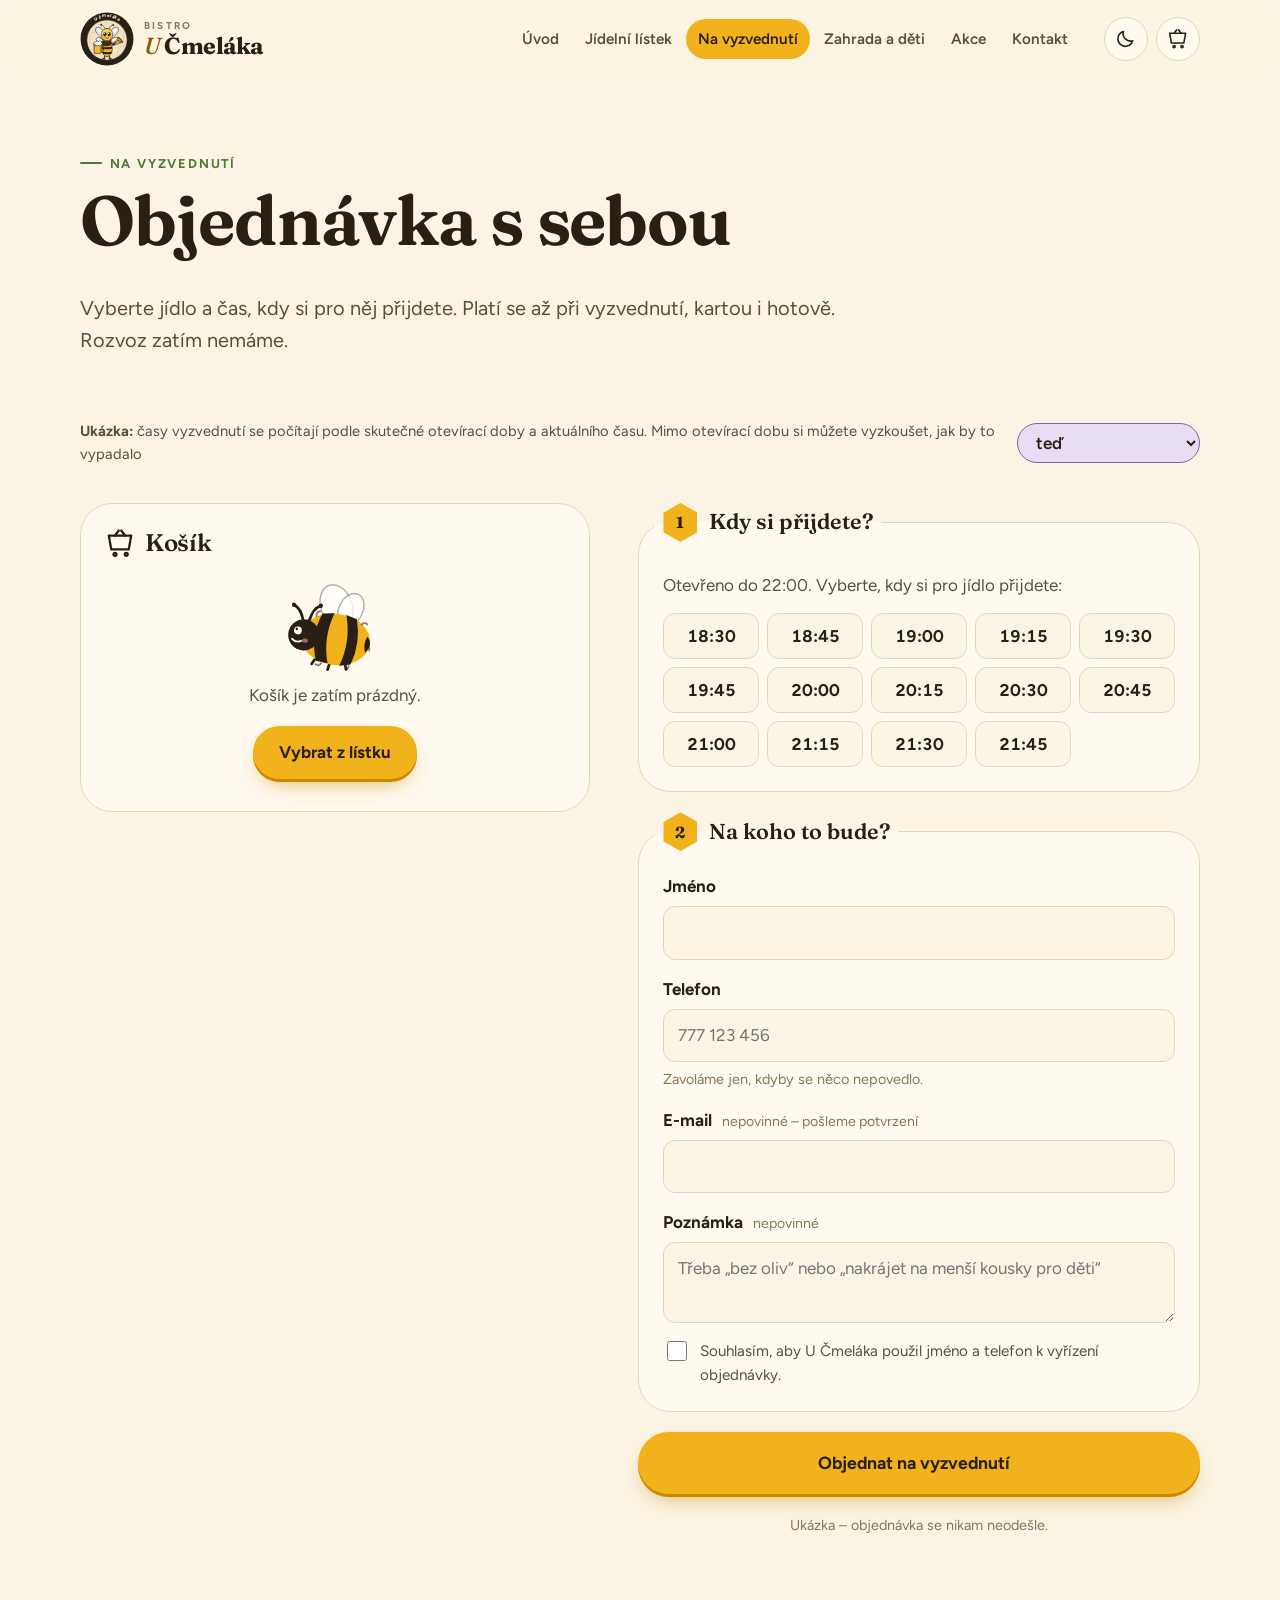
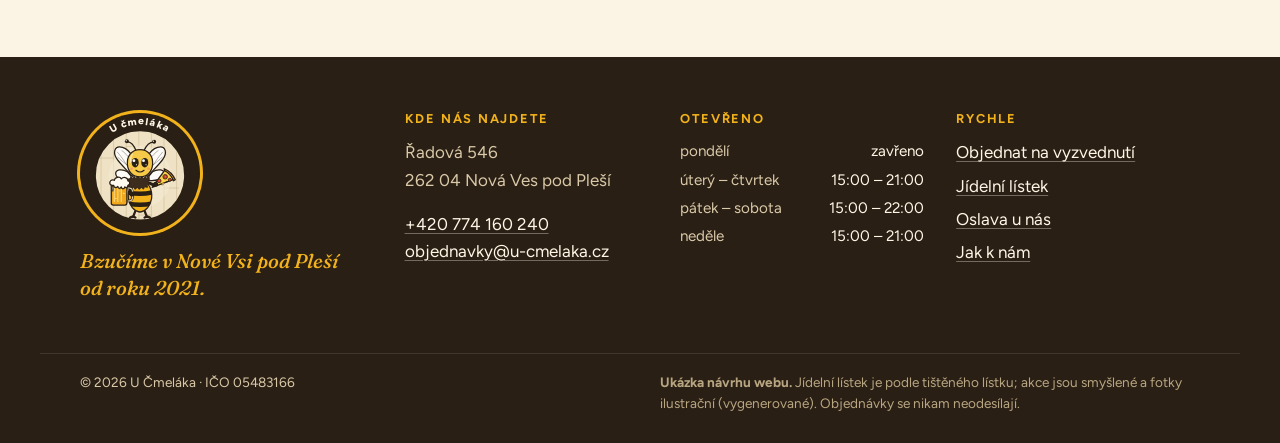
<file: objednavka.html>
<!doctype html>
<html lang="cs">
<head>
<meta charset="utf-8">
<meta name="viewport" content="width=device-width, initial-scale=1">
<title>Objednávka na vyzvednutí – U Čmeláka</title>
<meta name="description" content="Objednejte pizzu s sebou a vyberte si čas vyzvednutí.">
<meta name="robots" content="noindex">
<meta name="theme-color" content="#fbf4e4" media="(prefers-color-scheme: light)">
<meta name="theme-color" content="#1c150e" media="(prefers-color-scheme: dark)">
<link rel="icon" href="favicon.svg" type="image/svg+xml">
<link rel="preload" href="assets/fonts/fraunces-normal-latin-ext.woff2" as="font" type="font/woff2" crossorigin>
<link rel="stylesheet" href="assets/style.css?v=114c411045">
<script>try{var t=localStorage.getItem("cm-tema");if(t)document.documentElement.dataset.tema=t}catch(e){}</script>
</head>
<body class="str-objednavka">
<a class="preskocit" href="#obsah">Přeskočit na obsah</a>
<header class="hlavicka" data-hlavicka>
  <div class="hlavicka-in">
    <a class="logo" href="index.html" aria-label="U Čmeláka – úvod"><svg class="logo-odznak logo-znak" width="400" height="400" viewBox="0 0 400 400" aria-hidden="true" focusable="false" xmlns="http://www.w3.org/2000/svg">
<defs>
  <clipPath id="lgh-vnitrek"><circle cx="200" cy="208" r="150"/></clipPath>
  <path id="lgh-oblouk" d="M 38 200 A 162 162 0 0 1 362 200"/>
</defs>
<circle cx="200" cy="200" r="196" fill="#2a1f14"/>
<circle cx="200" cy="208" r="150" fill="#efe2c4"/>
<g clip-path="url(#lgh-vnitrek)"><path d="M70 40 V 360" stroke="#c9b48c" stroke-width="2.5" opacity=".7"/><path d="M112 40 V 360" stroke="#c9b48c" stroke-width="2.5" opacity=".7"/><path d="M154 40 V 360" stroke="#c9b48c" stroke-width="2.5" opacity=".7"/><path d="M196 40 V 360" stroke="#c9b48c" stroke-width="2.5" opacity=".7"/><path d="M238 40 V 360" stroke="#c9b48c" stroke-width="2.5" opacity=".7"/><path d="M280 40 V 360" stroke="#c9b48c" stroke-width="2.5" opacity=".7"/><path d="M322 40 V 360" stroke="#c9b48c" stroke-width="2.5" opacity=".7"/><path d="M60 150 H 112 M154 112 H 196 M238 132 H 280 M112 276 H 154 M280 250 H 330 M196 340 H 238" stroke="#c9b48c" stroke-width="2.5" opacity=".7"/><circle cx="200" cy="212" r="104" fill="#f6ecd6" opacity=".55"/></g>
<circle cx="200" cy="208" r="150" fill="none" stroke="#2a1f14" stroke-width="6"/>
<text font-family="Figtree, system-ui, sans-serif" font-weight="800" font-size="34" letter-spacing="3" fill="#fff7e6"><textPath href="#lgh-oblouk" startOffset="50%" text-anchor="middle">U čmeláka</textPath></text>
<g transform="translate(200 216) scale(.84) translate(-200 -200)"><g class="lg-cmelak">
  <g class="lg-kridla">
  <path d="M172 196 C 130 150, 92 120, 100 92 C 108 66, 150 76, 170 116 C 182 140, 182 170, 172 196 Z" fill="#fff" fill-opacity=".86" stroke="#2a1f14" stroke-width="5" stroke-linejoin="round" stroke-linecap="round"/>
  <path d="M170 190 C 150 150, 128 118, 110 98 M150 150 C 138 140, 124 132, 112 118 M162 128 C 150 112, 140 100, 128 92" fill="none" stroke="#2a1f14" stroke-width="2.4" stroke-linecap="round" opacity=".55"/>
  <path d="M168 210 C 136 214, 108 204, 104 186 C 100 168, 128 162, 150 176 C 160 184, 166 196, 168 210 Z" fill="#fff" fill-opacity=".86" stroke="#2a1f14" stroke-width="5" stroke-linejoin="round" stroke-linecap="round"/>
  <path d="M228 196 C 270 150, 308 120, 300 92 C 292 66, 250 76, 230 116 C 218 140, 218 170, 228 196 Z" fill="#fff" fill-opacity=".86" stroke="#2a1f14" stroke-width="5" stroke-linejoin="round" stroke-linecap="round"/>
  <path d="M230 190 C 250 150, 272 118, 290 98 M250 150 C 262 140, 276 132, 288 118 M238 128 C 250 112, 260 100, 272 92" fill="none" stroke="#2a1f14" stroke-width="2.4" stroke-linecap="round" opacity=".55"/>
  <path d="M232 210 C 264 214, 292 204, 296 186 C 300 168, 272 162, 250 176 C 240 184, 234 196, 232 210 Z" fill="#fff" fill-opacity=".86" stroke="#2a1f14" stroke-width="5" stroke-linejoin="round" stroke-linecap="round"/>
</g>
  <!-- nohy -->
  <path d="M186 318 C 182 334, 176 346, 172 356 M214 318 C 218 334, 224 346, 228 356" fill="none" stroke="#2a1f14" stroke-width="9" stroke-linecap="round"/>
  <path d="M160 358 q12-8 22 0 M218 358 q10-8 22 0" fill="none" stroke="#2a1f14" stroke-width="9" stroke-linecap="round"/>
  <!-- zadeček s pruhy -->
  <clipPath id="lgh-zadek"><path d="M200 210 C 236 210, 250 252, 246 282 C 242 312, 222 334, 200 336 C 178 334, 158 312, 154 282 C 150 252, 164 210, 200 210 Z"/></clipPath>
  <path d="M200 210 C 236 210, 250 252, 246 282 C 242 312, 222 334, 200 336 C 178 334, 158 312, 154 282 C 150 252, 164 210, 200 210 Z" fill="#f2b21b"/>
  <g clip-path="url(#lgh-zadek)" fill="#2a1f14">
    <path d="M140 246 Q200 262 260 246 V264 Q200 280 140 264 Z"/>
    <path d="M140 290 Q200 306 260 290 V308 Q200 324 140 308 Z"/>
    <path d="M140 326 Q200 342 260 326 V350 H140 Z"/>
  </g>
  <path d="M200 210 C 236 210, 250 252, 246 282 C 242 312, 222 334, 200 336 C 178 334, 158 312, 154 282 C 150 252, 164 210, 200 210 Z" fill="none" stroke="#2a1f14" stroke-width="5" stroke-linejoin="round" stroke-linecap="round"/>
  <path d="M176 232 q-6 18-2 36" fill="none" stroke="#fff6d8" stroke-width="4" stroke-linecap="round" opacity=".7"/>
  <!-- ruce -->
  <path d="M172 220 C 160 232, 162 250, 166 262" fill="none" stroke="#2a1f14" stroke-width="12" stroke-linecap="round"/>
  <path d="M230 218 C 248 226, 258 232, 262 226" fill="none" stroke="#2a1f14" stroke-width="12" stroke-linecap="round"/>
  <!-- chlupatý límec -->
  <path d="M158 204 l8-8 l4 8 l8-10 l5 9 l9-10 l8 10 l8-10 l6 10 l8-9 l4 9 l8-8 l4 12 l-6 8 l6 8 l-10 6 l2 9 l-12-2 l-4 9 l-9-7 l-8 8 l-8-8 l-8 8 l-8-8 l-9 7 l-4-9 l-12 2 l2-9 l-10-6 l6-8 l-6-8 z" fill="#3b2c1e" stroke="#2a1f14" stroke-width="3" stroke-linejoin="round"/>
  <!-- hlava -->
  <path d="M184 92 C 176 70, 162 58, 150 56 M216 92 C 226 68, 242 58, 254 58" fill="none" stroke="#2a1f14" stroke-width="5" stroke-linecap="round"/>
  <circle cx="148" cy="55" r="8" fill="#2a1f14"/><circle cx="256" cy="57" r="8" fill="#2a1f14"/>
  <circle cx="145.5" cy="52.5" r="2.4" fill="#fff"/><circle cx="253.5" cy="54.5" r="2.4" fill="#fff"/>
  <path d="M200 88 C 236 88, 252 116, 250 146 C 248 176, 228 196, 200 196 C 172 196, 152 176, 150 146 C 148 116, 164 88, 200 88 Z" fill="#f7c948" stroke="#2a1f14" stroke-width="5" stroke-linejoin="round" stroke-linecap="round"/>
  <path d="M170 106 q-10 14-8 32" fill="none" stroke="#fff6d8" stroke-width="5" stroke-linecap="round" opacity=".7"/>
  <ellipse cx="181" cy="140" rx="14" ry="19" fill="#2a1f14"/><ellipse cx="219" cy="140" rx="14" ry="19" fill="#2a1f14"/>
  <circle cx="176" cy="132" r="5.5" fill="#fff"/><circle cx="214" cy="132" r="5.5" fill="#fff"/>
  <circle cx="186" cy="148" r="2.4" fill="#fff" opacity=".8"/><circle cx="224" cy="148" r="2.4" fill="#fff" opacity=".8"/>
  <path d="M184 170 q16 14 32 0" fill="none" stroke="#2a1f14" stroke-width="4.5" stroke-linecap="round"/>
  <ellipse cx="166" cy="164" rx="7" ry="4.5" fill="#f08a6e" opacity=".6"/><ellipse cx="234" cy="164" rx="7" ry="4.5" fill="#f08a6e" opacity=".6"/>
  <g class="lg-pivo">
  <path d="M146 240 h10 a14 14 0 0 1 14 14 v24 a14 14 0 0 1 -14 14 h-10" fill="none" stroke="#2a1f14" stroke-width="10"/>
  <path d="M146 240 h10 a14 14 0 0 1 14 14 v24 a14 14 0 0 1 -14 14 h-10" fill="none" stroke="#f3e7cc" stroke-width="4"/>
  <rect x="86" y="222" width="62" height="86" rx="8" fill="#f0a91c" stroke="#2a1f14" stroke-width="5" stroke-linejoin="round" stroke-linecap="round"/>
  <path d="M98 236 v58 M112 236 v58 M126 236 v58" stroke="#fff3c9" stroke-width="5" stroke-linecap="round" opacity=".55"/>
  <circle cx="136" cy="262" r="2.6" fill="#fff6d8"/><circle cx="104" cy="282" r="2.2" fill="#fff6d8"/><circle cx="120" cy="252" r="1.8" fill="#fff6d8"/>
  <path d="M82 226 c-6-12 6-22 16-16 c2-14 22-16 28-6 c8-10 26-6 26 8 c10 2 10 16 0 18 c0 8-8 12-12 6 c-2 10-14 10-14 0 c-4 8-14 8-14-2 c-6 8-18 4-16-4 c-10 2-16-6-14-4 z" fill="#fffaf0" stroke="#2a1f14" stroke-width="5" stroke-linejoin="round" stroke-linecap="round"/>
  <path d="M92 232 c3 7 3 16 0 22 c-3-6-3-15 0-22 z" fill="#fffaf0" stroke="#2a1f14" stroke-width="3"/>
</g>
  <g class="lg-pizza">
  <path d="M248 238 L 300 168 C 316 176, 328 190, 334 206 Z" fill="#fbd34d" stroke="#2a1f14" stroke-width="5" stroke-linejoin="round" stroke-linecap="round"/>
  <path d="M296 164 C 316 172, 332 188, 340 208 L 333 212 C 326 194, 314 180, 298 172 Z" fill="#d98b3a" stroke="#2a1f14" stroke-width="5" stroke-linejoin="round" stroke-linecap="round"/>
  <circle cx="300" cy="196" r="9" fill="#c8452b" stroke="#2a1f14" stroke-width="3"/>
  <circle cx="276" cy="212" r="7.5" fill="#c8452b" stroke="#2a1f14" stroke-width="3"/>
  <circle cx="318" cy="208" r="6" fill="#c8452b" stroke="#2a1f14" stroke-width="3"/>
  <circle cx="302" cy="196" r="2" fill="#f08a6e"/><circle cx="278" cy="211" r="1.6" fill="#f08a6e"/>
  <path d="M262 222 q2 12 6 2 M286 222 q3 16 7 0 M304 214 q2 10 5 1" fill="none" stroke="#2a1f14" stroke-width="3" stroke-linecap="round"/>
  <path d="M264 223 q2 9 4 1 M288 222 q3 12 5 0" fill="none" stroke="#fbd34d" stroke-width="3" stroke-linecap="round"/>
  <path d="M290 188 l4 4 M266 226 l3-3" stroke="#4f7a35" stroke-width="3.5" stroke-linecap="round"/>
</g>
  <!-- dlaně přes ucho a pizzu -->
  <circle cx="168" cy="264" r="10" fill="#2a1f14"/>
  <circle cx="262" cy="226" r="10" fill="#2a1f14"/>
</g></g>
</svg><span class="logo-text"><span class="logo-bistro">Bistro</span><span><span class="logo-u">U</span> Čmeláka</span></span></a>
    <nav class="nav" id="nav" aria-label="Hlavní navigace"><ul><li><a href="index.html">Úvod</a></li><li><a href="menu.html">Jídelní lístek</a></li><li><a href="objednavka.html" aria-current="page">Na vyzvednutí</a></li><li><a href="zahrada.html">Zahrada a děti</a></li><li><a href="akce.html">Akce</a></li><li><a href="kontakt.html">Kontakt</a></li></ul></nav>
    <div class="hlavicka-akce">
      <span class="stav-pill" data-stav hidden><span class="stav-tecka"></span><span data-stav-text></span></span>
      <button class="ikona-btn" type="button" data-prepni-tema aria-label="Přepnout světlý a tmavý režim"><svg class="ik jen-svetly" viewBox="0 0 24 24" aria-hidden="true" focusable="false"><path d="M20 14.5A8.5 8.5 0 0 1 9.5 4a8.5 8.5 0 1 0 10.5 10.5z"/></svg><svg class="ik jen-tmavy" viewBox="0 0 24 24" aria-hidden="true" focusable="false"><circle cx="12" cy="12" r="4.2"/><path d="M12 2v2.5M12 19.5V22M2 12h2.5M19.5 12H22M4.9 4.9l1.8 1.8M17.3 17.3l1.8 1.8M4.9 19.1l1.8-1.8M17.3 6.7l1.8-1.8"/></svg></button>
      <a class="kosik-btn" href="objednavka.html" data-kosik-btn aria-label="Košík"><svg class="ik " viewBox="0 0 24 24" aria-hidden="true" focusable="false"><path d="M3 6h18l-2 11H5z"/><path d="M8 6l3-4M16 6l-3-4"/><circle cx="8" cy="21" r="1.2"/><circle cx="17" cy="21" r="1.2"/></svg><span class="kosik-pocet" data-kosik-pocet hidden>0</span></a>
      <button class="menu-btn" type="button" data-menu-btn aria-expanded="false" aria-controls="nav"><span></span><span></span><span></span><span class="sr">Menu</span></button>
    </div>
  </div>
</header>
<main id="obsah">

<section class="stranka-hlava">
  <p class="nadtitul">Na vyzvednutí</p>
  <h1>Objednávka s sebou</h1>
  <p class="perex">Vyberte jídlo a čas, kdy si pro něj přijdete. Platí se až při vyzvednutí, kartou i hotově. Rozvoz zatím nemáme.</p>
</section>

<div class="demo-pruh" data-demo-cas>
  <p><strong>Ukázka:</strong> časy vyzvednutí se počítají podle skutečné otevírací doby a aktuálního času. Mimo otevírací dobu si můžete vyzkoušet, jak by to vypadalo</p>
  <label><span class="sr">Předstíraný čas</span><select data-predstirat>
    <option value="">teď</option>
    <option value="1,960">v úterý v 16:00</option>
    <option value="4,1110">v pátek v 18:30</option>
    <option value="6,1200">v neděli ve 20:00</option>
  </select></label>
</div>

<div class="objednavka" data-objednavka>
  <section class="obj-kosik" aria-labelledby="kosik-h">
    <h2 id="kosik-h"><svg class="ik " viewBox="0 0 24 24" aria-hidden="true" focusable="false"><path d="M3 6h18l-2 11H5z"/><path d="M8 6l3-4M16 6l-3-4"/><circle cx="8" cy="21" r="1.2"/><circle cx="17" cy="21" r="1.2"/></svg>Košík</h2>
    <div data-kosik-radky></div>
    <div class="kosik-prazdny" data-kosik-prazdny>
      <svg class="cmelak prazdny-cmelak" viewBox="0 0 120 96" aria-hidden="true" focusable="false">
<g class="cm-kridla">
  <ellipse class="cm-kridlo" cx="58" cy="22" rx="17" ry="24" transform="rotate(-28 58 22)"/>
  <ellipse class="cm-kridlo cm-kridlo-2" cx="74" cy="24" rx="13" ry="19" transform="rotate(18 74 24)"/>
</g>
<g class="cm-telo">
  <path class="cm-nohy" d="M46 76 l-6 12 M60 80 l-2 12 M74 78 l4 11"/>
  <ellipse class="cm-zluta" cx="62" cy="58" rx="38" ry="28"/>
  <path class="cm-pruh" d="M44 32 q-10 26 0 52 l13 1 q-9-27 0-55z"/>
  <path class="cm-pruh" d="M70 30 q9 28 0 56 l12-3 q8-25 0-50z"/>
  <path class="cm-zadek" d="M96 50 q8 8 0 18 q-4-9 0-18z"/>
  <path class="cm-chlup" d="M30 46 q-3-4 1-6 M38 36 q-1-5 3-6 M88 38 q3-4 6-1 M96 60 q5 1 4 5 M80 84 q1 4-3 5 M50 86 q-2 4-6 2"/>
  <circle class="cm-hlava" cx="27" cy="58" r="17"/>
  <circle class="cm-oko" cx="20" cy="54" r="4.2"/>
  <circle class="cm-lesk" cx="18.6" cy="52.6" r="1.4"/>
  <path class="cm-usmev" d="M15 64 q5 4 10 1"/>
  <ellipse class="cm-tvar" cx="29" cy="64" rx="3.4" ry="2.2"/>
  <path class="cm-tykadla" d="M24 42 q-4-12-12-15 M31 41 q2-13 10-17"/>
  <circle class="cm-tykadlo" cx="12" cy="27" r="2.4"/><circle class="cm-tykadlo" cx="41" cy="24" r="2.4"/>
</g>
</svg>
      <p>Košík je zatím prázdný.</p>
      <a class="btn btn-med" href="menu.html">Vybrat z lístku</a>
    </div>
    <dl class="souhrn" data-souhrn hidden>
      <div><dt>Jídlo a pití</dt><dd data-s-mezisoucet></dd></div>
      <div><dt data-s-krabice-popis>Krabice</dt><dd data-s-obaly></dd></div>
      <div class="souhrn-celkem"><dt>Celkem při vyzvednutí</dt><dd data-s-celkem></dd></div>
    </dl>
    <a class="odkaz-sipka" href="menu.html" data-pridat-dalsi hidden>Přidat ještě něco <svg class="ik " viewBox="0 0 24 24" aria-hidden="true" focusable="false"><path d="M5 12h14M13 6l6 6-6 6"/></svg></a>
  </section>

  <form class="obj-form" data-obj-form novalidate aria-labelledby="udaje-h">
    <fieldset class="obj-cas">
      <legend><span class="krok-cislo">1</span>Kdy si přijdete?</legend>
      <p class="obj-stav" data-obj-stav></p>
      <div class="sloty" data-sloty role="radiogroup" aria-label="Čas vyzvednutí"></div>
      <p class="chyba" data-chyba="cas" hidden></p>
      <p class="pozn" data-priprava></p>
    </fieldset>

    <fieldset class="obj-udaje">
      <legend id="udaje-h"><span class="krok-cislo">2</span>Na koho to bude?</legend>
      <div class="pole"><label for="o-jmeno">Jméno</label><input id="o-jmeno" name="jmeno" autocomplete="name" required><p class="chyba" data-chyba="jmeno" hidden></p></div>
      <div class="pole"><label for="o-telefon">Telefon</label><input id="o-telefon" name="telefon" type="tel" autocomplete="tel" inputmode="tel" placeholder="777 123 456" required><p class="chyba" data-chyba="telefon" hidden></p><p class="pozn">Zavoláme jen, kdyby se něco nepovedlo.</p></div>
      <div class="pole"><label for="o-email">E-mail <span class="nepovinne">nepovinné – pošleme potvrzení</span></label><input id="o-email" name="email" type="email" autocomplete="email"><p class="chyba" data-chyba="email" hidden></p></div>
      <div class="pole"><label for="o-poznamka">Poznámka <span class="nepovinne">nepovinné</span></label><textarea id="o-poznamka" name="poznamka" rows="2" maxlength="300" placeholder="Třeba „bez oliv“ nebo „nakrájet na menší kousky pro děti“"></textarea><p class="chyba" data-chyba="poznamka" hidden></p></div>
      <label class="souhlas"><input type="checkbox" name="souhlas"><span>Souhlasím, aby U Čmeláka použil jméno a telefon k vyřízení objednávky.</span></label>
      <p class="chyba" data-chyba="souhlas" hidden></p>
    </fieldset>
    <p class="chyba chyba-kosik" data-chyba="kosik" hidden></p>
    <button class="btn btn-med btn-velke" type="submit" data-odeslat>Objednat na vyzvednutí <span data-odeslat-cena></span></button>
    <p class="pozn pozn-stred">Ukázka – objednávka se nikam neodešle.</p>
  </form>
</div>

<section class="potvrzeni" data-potvrzeni hidden tabindex="-1" aria-labelledby="potvrzeni-h">
  <svg class="cmelak potvrzeni-cmelak" viewBox="0 0 120 96" aria-hidden="true" focusable="false">
<g class="cm-kridla">
  <ellipse class="cm-kridlo" cx="58" cy="22" rx="17" ry="24" transform="rotate(-28 58 22)"/>
  <ellipse class="cm-kridlo cm-kridlo-2" cx="74" cy="24" rx="13" ry="19" transform="rotate(18 74 24)"/>
</g>
<g class="cm-telo">
  <path class="cm-nohy" d="M46 76 l-6 12 M60 80 l-2 12 M74 78 l4 11"/>
  <ellipse class="cm-zluta" cx="62" cy="58" rx="38" ry="28"/>
  <path class="cm-pruh" d="M44 32 q-10 26 0 52 l13 1 q-9-27 0-55z"/>
  <path class="cm-pruh" d="M70 30 q9 28 0 56 l12-3 q8-25 0-50z"/>
  <path class="cm-zadek" d="M96 50 q8 8 0 18 q-4-9 0-18z"/>
  <path class="cm-chlup" d="M30 46 q-3-4 1-6 M38 36 q-1-5 3-6 M88 38 q3-4 6-1 M96 60 q5 1 4 5 M80 84 q1 4-3 5 M50 86 q-2 4-6 2"/>
  <circle class="cm-hlava" cx="27" cy="58" r="17"/>
  <circle class="cm-oko" cx="20" cy="54" r="4.2"/>
  <circle class="cm-lesk" cx="18.6" cy="52.6" r="1.4"/>
  <path class="cm-usmev" d="M15 64 q5 4 10 1"/>
  <ellipse class="cm-tvar" cx="29" cy="64" rx="3.4" ry="2.2"/>
  <path class="cm-tykadla" d="M24 42 q-4-12-12-15 M31 41 q2-13 10-17"/>
  <circle class="cm-tykadlo" cx="12" cy="27" r="2.4"/><circle class="cm-tykadlo" cx="41" cy="24" r="2.4"/>
</g>
</svg>
  <p class="nadtitul">Objednávka <span data-p-cislo></span></p>
  <h2 id="potvrzeni-h">Pečeme! Přijďte v <span data-p-cas></span>.</h2>
  <p>Najdete nás v ulici Řadová 546. Zaplatíte u baru, kartou nebo hotově.</p>
  <div class="kuchyne">
    <p class="kuchyne-popis">Takhle by objednávka dorazila do kuchyně (SMS a e-mail):</p>
    <pre data-p-text></pre>
  </div>
  <p><a class="btn btn-obrys" href="menu.html">Zpět na lístek</a></p>
</section>
</main>
<footer class="paticka">
  <div class="paticka-in">
    <div class="paticka-znacka">
      <svg class="logo-odznak paticka-logo" width="400" height="400" viewBox="0 0 400 400" role="img" aria-label="U Čmeláka – logo" xmlns="http://www.w3.org/2000/svg">
<defs>
  <clipPath id="lgf-vnitrek"><circle cx="200" cy="208" r="150"/></clipPath>
  <path id="lgf-oblouk" d="M 38 200 A 162 162 0 0 1 362 200"/>
</defs>
<circle cx="200" cy="200" r="196" fill="#2a1f14"/>
<circle cx="200" cy="208" r="150" fill="#efe2c4"/>
<g clip-path="url(#lgf-vnitrek)"><path d="M70 40 V 360" stroke="#c9b48c" stroke-width="2.5" opacity=".7"/><path d="M112 40 V 360" stroke="#c9b48c" stroke-width="2.5" opacity=".7"/><path d="M154 40 V 360" stroke="#c9b48c" stroke-width="2.5" opacity=".7"/><path d="M196 40 V 360" stroke="#c9b48c" stroke-width="2.5" opacity=".7"/><path d="M238 40 V 360" stroke="#c9b48c" stroke-width="2.5" opacity=".7"/><path d="M280 40 V 360" stroke="#c9b48c" stroke-width="2.5" opacity=".7"/><path d="M322 40 V 360" stroke="#c9b48c" stroke-width="2.5" opacity=".7"/><path d="M60 150 H 112 M154 112 H 196 M238 132 H 280 M112 276 H 154 M280 250 H 330 M196 340 H 238" stroke="#c9b48c" stroke-width="2.5" opacity=".7"/><circle cx="200" cy="212" r="104" fill="#f6ecd6" opacity=".55"/></g>
<circle cx="200" cy="208" r="150" fill="none" stroke="#2a1f14" stroke-width="6"/>
<text font-family="Figtree, system-ui, sans-serif" font-weight="800" font-size="34" letter-spacing="3" fill="#fff7e6"><textPath href="#lgf-oblouk" startOffset="50%" text-anchor="middle">U čmeláka</textPath></text>
<g transform="translate(200 216) scale(.84) translate(-200 -200)"><g class="lg-cmelak">
  <g class="lg-kridla">
  <path d="M172 196 C 130 150, 92 120, 100 92 C 108 66, 150 76, 170 116 C 182 140, 182 170, 172 196 Z" fill="#fff" fill-opacity=".86" stroke="#2a1f14" stroke-width="5" stroke-linejoin="round" stroke-linecap="round"/>
  <path d="M170 190 C 150 150, 128 118, 110 98 M150 150 C 138 140, 124 132, 112 118 M162 128 C 150 112, 140 100, 128 92" fill="none" stroke="#2a1f14" stroke-width="2.4" stroke-linecap="round" opacity=".55"/>
  <path d="M168 210 C 136 214, 108 204, 104 186 C 100 168, 128 162, 150 176 C 160 184, 166 196, 168 210 Z" fill="#fff" fill-opacity=".86" stroke="#2a1f14" stroke-width="5" stroke-linejoin="round" stroke-linecap="round"/>
  <path d="M228 196 C 270 150, 308 120, 300 92 C 292 66, 250 76, 230 116 C 218 140, 218 170, 228 196 Z" fill="#fff" fill-opacity=".86" stroke="#2a1f14" stroke-width="5" stroke-linejoin="round" stroke-linecap="round"/>
  <path d="M230 190 C 250 150, 272 118, 290 98 M250 150 C 262 140, 276 132, 288 118 M238 128 C 250 112, 260 100, 272 92" fill="none" stroke="#2a1f14" stroke-width="2.4" stroke-linecap="round" opacity=".55"/>
  <path d="M232 210 C 264 214, 292 204, 296 186 C 300 168, 272 162, 250 176 C 240 184, 234 196, 232 210 Z" fill="#fff" fill-opacity=".86" stroke="#2a1f14" stroke-width="5" stroke-linejoin="round" stroke-linecap="round"/>
</g>
  <!-- nohy -->
  <path d="M186 318 C 182 334, 176 346, 172 356 M214 318 C 218 334, 224 346, 228 356" fill="none" stroke="#2a1f14" stroke-width="9" stroke-linecap="round"/>
  <path d="M160 358 q12-8 22 0 M218 358 q10-8 22 0" fill="none" stroke="#2a1f14" stroke-width="9" stroke-linecap="round"/>
  <!-- zadeček s pruhy -->
  <clipPath id="lgf-zadek"><path d="M200 210 C 236 210, 250 252, 246 282 C 242 312, 222 334, 200 336 C 178 334, 158 312, 154 282 C 150 252, 164 210, 200 210 Z"/></clipPath>
  <path d="M200 210 C 236 210, 250 252, 246 282 C 242 312, 222 334, 200 336 C 178 334, 158 312, 154 282 C 150 252, 164 210, 200 210 Z" fill="#f2b21b"/>
  <g clip-path="url(#lgf-zadek)" fill="#2a1f14">
    <path d="M140 246 Q200 262 260 246 V264 Q200 280 140 264 Z"/>
    <path d="M140 290 Q200 306 260 290 V308 Q200 324 140 308 Z"/>
    <path d="M140 326 Q200 342 260 326 V350 H140 Z"/>
  </g>
  <path d="M200 210 C 236 210, 250 252, 246 282 C 242 312, 222 334, 200 336 C 178 334, 158 312, 154 282 C 150 252, 164 210, 200 210 Z" fill="none" stroke="#2a1f14" stroke-width="5" stroke-linejoin="round" stroke-linecap="round"/>
  <path d="M176 232 q-6 18-2 36" fill="none" stroke="#fff6d8" stroke-width="4" stroke-linecap="round" opacity=".7"/>
  <!-- ruce -->
  <path d="M172 220 C 160 232, 162 250, 166 262" fill="none" stroke="#2a1f14" stroke-width="12" stroke-linecap="round"/>
  <path d="M230 218 C 248 226, 258 232, 262 226" fill="none" stroke="#2a1f14" stroke-width="12" stroke-linecap="round"/>
  <!-- chlupatý límec -->
  <path d="M158 204 l8-8 l4 8 l8-10 l5 9 l9-10 l8 10 l8-10 l6 10 l8-9 l4 9 l8-8 l4 12 l-6 8 l6 8 l-10 6 l2 9 l-12-2 l-4 9 l-9-7 l-8 8 l-8-8 l-8 8 l-8-8 l-9 7 l-4-9 l-12 2 l2-9 l-10-6 l6-8 l-6-8 z" fill="#3b2c1e" stroke="#2a1f14" stroke-width="3" stroke-linejoin="round"/>
  <!-- hlava -->
  <path d="M184 92 C 176 70, 162 58, 150 56 M216 92 C 226 68, 242 58, 254 58" fill="none" stroke="#2a1f14" stroke-width="5" stroke-linecap="round"/>
  <circle cx="148" cy="55" r="8" fill="#2a1f14"/><circle cx="256" cy="57" r="8" fill="#2a1f14"/>
  <circle cx="145.5" cy="52.5" r="2.4" fill="#fff"/><circle cx="253.5" cy="54.5" r="2.4" fill="#fff"/>
  <path d="M200 88 C 236 88, 252 116, 250 146 C 248 176, 228 196, 200 196 C 172 196, 152 176, 150 146 C 148 116, 164 88, 200 88 Z" fill="#f7c948" stroke="#2a1f14" stroke-width="5" stroke-linejoin="round" stroke-linecap="round"/>
  <path d="M170 106 q-10 14-8 32" fill="none" stroke="#fff6d8" stroke-width="5" stroke-linecap="round" opacity=".7"/>
  <ellipse cx="181" cy="140" rx="14" ry="19" fill="#2a1f14"/><ellipse cx="219" cy="140" rx="14" ry="19" fill="#2a1f14"/>
  <circle cx="176" cy="132" r="5.5" fill="#fff"/><circle cx="214" cy="132" r="5.5" fill="#fff"/>
  <circle cx="186" cy="148" r="2.4" fill="#fff" opacity=".8"/><circle cx="224" cy="148" r="2.4" fill="#fff" opacity=".8"/>
  <path d="M184 170 q16 14 32 0" fill="none" stroke="#2a1f14" stroke-width="4.5" stroke-linecap="round"/>
  <ellipse cx="166" cy="164" rx="7" ry="4.5" fill="#f08a6e" opacity=".6"/><ellipse cx="234" cy="164" rx="7" ry="4.5" fill="#f08a6e" opacity=".6"/>
  <g class="lg-pivo">
  <path d="M146 240 h10 a14 14 0 0 1 14 14 v24 a14 14 0 0 1 -14 14 h-10" fill="none" stroke="#2a1f14" stroke-width="10"/>
  <path d="M146 240 h10 a14 14 0 0 1 14 14 v24 a14 14 0 0 1 -14 14 h-10" fill="none" stroke="#f3e7cc" stroke-width="4"/>
  <rect x="86" y="222" width="62" height="86" rx="8" fill="#f0a91c" stroke="#2a1f14" stroke-width="5" stroke-linejoin="round" stroke-linecap="round"/>
  <path d="M98 236 v58 M112 236 v58 M126 236 v58" stroke="#fff3c9" stroke-width="5" stroke-linecap="round" opacity=".55"/>
  <circle cx="136" cy="262" r="2.6" fill="#fff6d8"/><circle cx="104" cy="282" r="2.2" fill="#fff6d8"/><circle cx="120" cy="252" r="1.8" fill="#fff6d8"/>
  <path d="M82 226 c-6-12 6-22 16-16 c2-14 22-16 28-6 c8-10 26-6 26 8 c10 2 10 16 0 18 c0 8-8 12-12 6 c-2 10-14 10-14 0 c-4 8-14 8-14-2 c-6 8-18 4-16-4 c-10 2-16-6-14-4 z" fill="#fffaf0" stroke="#2a1f14" stroke-width="5" stroke-linejoin="round" stroke-linecap="round"/>
  <path d="M92 232 c3 7 3 16 0 22 c-3-6-3-15 0-22 z" fill="#fffaf0" stroke="#2a1f14" stroke-width="3"/>
</g>
  <g class="lg-pizza">
  <path d="M248 238 L 300 168 C 316 176, 328 190, 334 206 Z" fill="#fbd34d" stroke="#2a1f14" stroke-width="5" stroke-linejoin="round" stroke-linecap="round"/>
  <path d="M296 164 C 316 172, 332 188, 340 208 L 333 212 C 326 194, 314 180, 298 172 Z" fill="#d98b3a" stroke="#2a1f14" stroke-width="5" stroke-linejoin="round" stroke-linecap="round"/>
  <circle cx="300" cy="196" r="9" fill="#c8452b" stroke="#2a1f14" stroke-width="3"/>
  <circle cx="276" cy="212" r="7.5" fill="#c8452b" stroke="#2a1f14" stroke-width="3"/>
  <circle cx="318" cy="208" r="6" fill="#c8452b" stroke="#2a1f14" stroke-width="3"/>
  <circle cx="302" cy="196" r="2" fill="#f08a6e"/><circle cx="278" cy="211" r="1.6" fill="#f08a6e"/>
  <path d="M262 222 q2 12 6 2 M286 222 q3 16 7 0 M304 214 q2 10 5 1" fill="none" stroke="#2a1f14" stroke-width="3" stroke-linecap="round"/>
  <path d="M264 223 q2 9 4 1 M288 222 q3 12 5 0" fill="none" stroke="#fbd34d" stroke-width="3" stroke-linecap="round"/>
  <path d="M290 188 l4 4 M266 226 l3-3" stroke="#4f7a35" stroke-width="3.5" stroke-linecap="round"/>
</g>
  <!-- dlaně přes ucho a pizzu -->
  <circle cx="168" cy="264" r="10" fill="#2a1f14"/>
  <circle cx="262" cy="226" r="10" fill="#2a1f14"/>
</g></g>
</svg>
      <p class="paticka-motto">Bzučíme v Nové Vsi pod Pleší<br>od roku 2021.</p>
    </div>
    <div>
      <h2 class="paticka-nadpis">Kde nás najdete</h2>
      <p>Řadová 546<br>262 04 Nová Ves pod Pleší</p>
      <p><a href="tel:+420774160240">+420 774 160 240</a><br><a href="mailto:objednavky@u-cmelaka.cz">objednavky@u-cmelaka.cz</a></p>
    </div>
    <div>
      <h2 class="paticka-nadpis">Otevřeno</h2>
      <dl class="hodiny-mini"><div><dt>pondělí</dt><dd>zavřeno</dd></div><div><dt>úterý – čtvrtek</dt><dd>15:00 – 21:00</dd></div><div><dt>pátek – sobota</dt><dd>15:00 – 22:00</dd></div><div><dt>neděle</dt><dd>15:00 – 21:00</dd></div></dl>
    </div>
    <div>
      <h2 class="paticka-nadpis">Rychle</h2>
      <ul class="paticka-odkazy">
        <li><a href="objednavka.html">Objednat na vyzvednutí</a></li>
        <li><a href="menu.html">Jídelní lístek</a></li>
        <li><a href="akce.html#oslavy">Oslava u nás</a></li>
        <li><a href="kontakt.html">Jak k nám</a></li>
      </ul>
    </div>
  </div>
  <div class="paticka-spodek">
    <p>© 2026 U Čmeláka · IČO 05483166</p>
    <p class="ukazka-pozn"><strong>Ukázka návrhu webu.</strong> Jídelní lístek je podle tištěného lístku; akce jsou smyšlené a fotky ilustrační (vygenerované). Objednávky se nikam neodesílají.</p>
  </div>
</footer>
<script>window.CM_DATA = {"rozvrh":[null,{"od":"15:00","do":"21:00"},{"od":"15:00","do":"21:00"},{"od":"15:00","do":"21:00"},{"od":"15:00","do":"22:00"},{"od":"15:00","do":"22:00"},{"od":"15:00","do":"21:00"}],"krabice":15,"koren":"","menu":{"polozky":[{"id":"margherita","nazev":"Margherita","cena":175,"kategorie":"pizza","slozeni":"tomatový základ, mozzarella, bazalka"},{"id":"funghi","nazev":"Funghi","cena":185,"kategorie":"pizza","slozeni":"tomatový základ, mozzarella, žampiony"},{"id":"prosciutto-cotto","nazev":"Prosciutto cotto","cena":195,"kategorie":"pizza","slozeni":"tomatový základ, mozzarella, šunka"},{"id":"vegetariana","nazev":"Vegetariana","cena":185,"kategorie":"pizza","slozeni":"tomatový základ, mozzarella, paprika, žampiony, kukuřice, brokolice"},{"id":"capricciosa","nazev":"Capricciosa","cena":230,"kategorie":"pizza","slozeni":"tomatový základ, mozzarella, šunka, žampiony, artyčoky"},{"id":"quattro-formaggi","nazev":"Quattro formaggi","cena":235,"kategorie":"pizza","slozeni":"smetanový základ, mozzarella, gorgonzola D.O.P., uzená scamorza, grana padano"},{"id":"messicana","nazev":"Messicana","cena":245,"kategorie":"pizza","slozeni":"tomatový základ, mozzarella, salám, slanina, cibule, kukuřice, chilli papričky"},{"id":"picante","nazev":"Picante","cena":235,"kategorie":"pizza","slozeni":"tomatový základ, salám, gorgonzola D.O.P., chilli papričky"},{"id":"salami","nazev":"Salami","cena":220,"kategorie":"pizza","slozeni":"tomatový základ, mozzarella, salám"},{"id":"bacon","nazev":"Bacon","cena":230,"kategorie":"pizza","slozeni":"tomatový základ, mozzarella, anglická slanina, cibule"},{"id":"prosciutto-cotto-funghi","nazev":"Prosciutto cotto e funghi","cena":210,"kategorie":"pizza","slozeni":"tomatový základ, mozzarella, šunka, žampiony"},{"id":"spinaci","nazev":"Spinaci","cena":235,"kategorie":"pizza","slozeni":"špenátovo-smetanový základ, česnek, slanina, cibule"},{"id":"prosciutto-crudo","nazev":"Prosciutto crudo","cena":235,"kategorie":"pizza","slozeni":"tomatový základ, mozzarella, prosciutto crudo"},{"id":"utopenec","nazev":"Utopenec","cena":75,"kategorie":"pochutiny","slozeni":""},{"id":"hermelin","nazev":"Nakládaný hermelín","cena":95,"kategorie":"pochutiny","slozeni":""},{"id":"kimchi","nazev":"Kimchi","cena":125,"kategorie":"pochutiny","slozeni":""},{"id":"hranolky","nazev":"Hranolky","cena":55,"kategorie":"pochutiny","slozeni":""},{"id":"lizatko","nazev":"Lízátko","cena":20,"kategorie":"pochutiny","slozeni":""},{"id":"bramburky","nazev":"Brambůrky","cena":55,"kategorie":"pochutiny","slozeni":""},{"id":"tycinky","nazev":"Tyčinky","cena":35,"kategorie":"pochutiny","slozeni":""},{"id":"orisky","nazev":"Oříšky","cena":45,"kategorie":"pochutiny","slozeni":""},{"id":"limonady","nazev":"Domácí limonády","cena":65,"kategorie":"nealko","slozeni":""},{"id":"plechovky","nazev":"Plechovky dle nabídky","cena":42,"kategorie":"nealko","slozeni":""}],"priplatky":[{"id":"sunka","nazev":"šunka","cena":40},{"id":"salam","nazev":"salám","cena":40},{"id":"slanina","nazev":"slanina","cena":40},{"id":"prosciutto","nazev":"prosciutto crudo","cena":40},{"id":"mozzarella","nazev":"mozzarella","cena":40},{"id":"gorgonzola","nazev":"gorgonzola","cena":40},{"id":"scamorza","nazev":"uzená scamorza","cena":40},{"id":"grana","nazev":"grana padano","cena":40},{"id":"zampiony","nazev":"žampiony","cena":20},{"id":"cibule","nazev":"cibule","cena":20},{"id":"kukurice","nazev":"kukuřice","cena":20},{"id":"paprika","nazev":"paprika","cena":20},{"id":"brokolice","nazev":"brokolice","cena":20},{"id":"artycoky","nazev":"artyčoky","cena":20},{"id":"chilli","nazev":"chilli papričky","cena":20},{"id":"cesnek","nazev":"česnek","cena":20}]}};</script>
<script src="assets/knihovny.js?v=114c411045"></script>
<script src="assets/web.js?v=114c411045"></script>

</body>
</html>
</file>
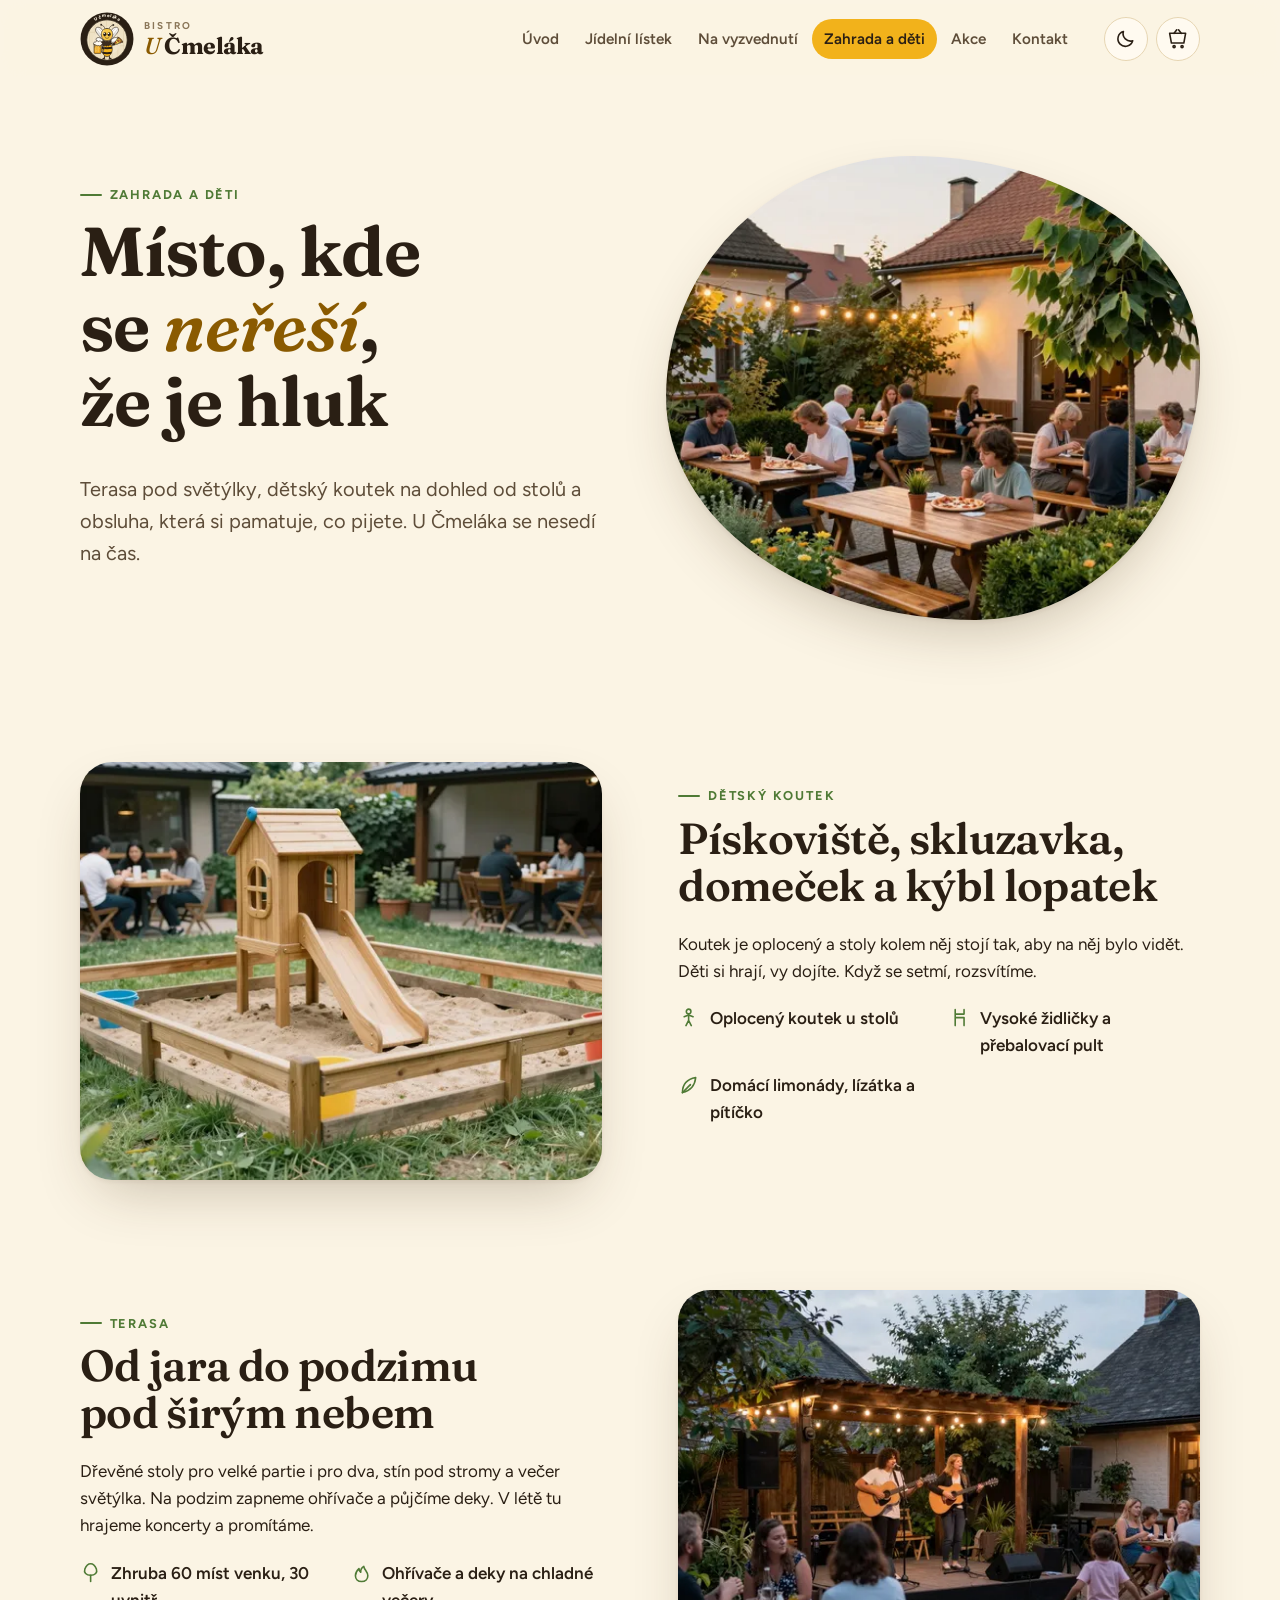
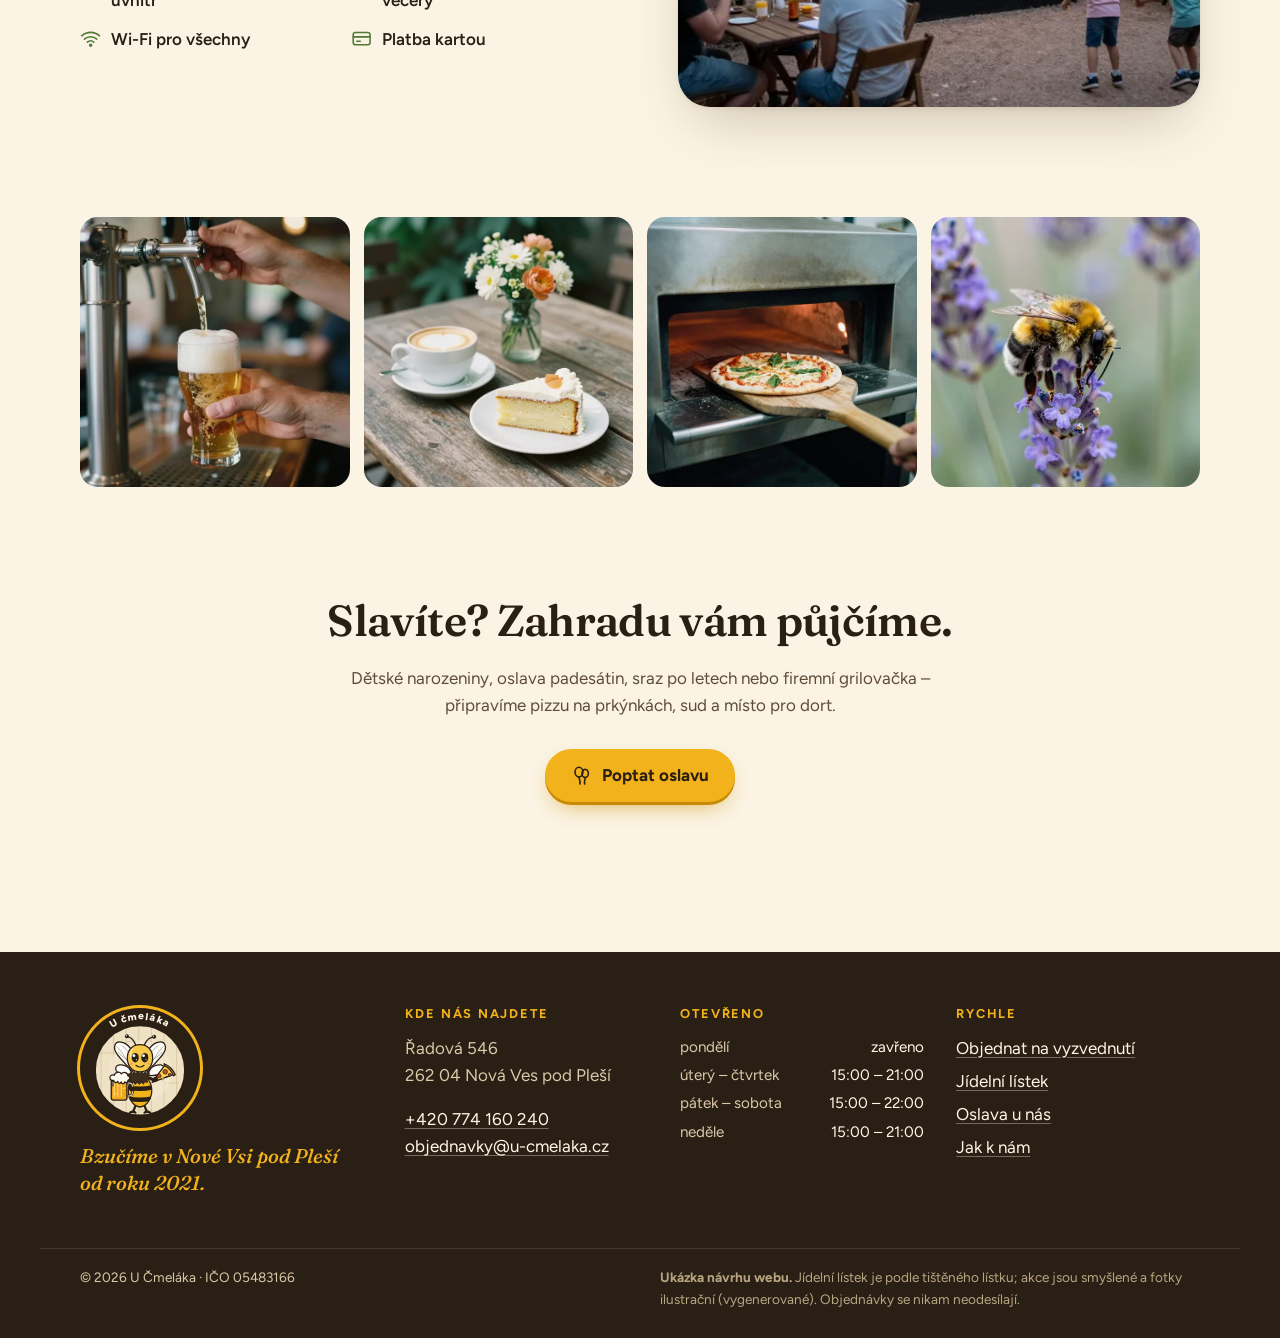
<file: zahrada.html>
<!doctype html>
<html lang="cs">
<head>
<meta charset="utf-8">
<meta name="viewport" content="width=device-width, initial-scale=1">
<title>Zahrada a děti – U Čmeláka</title>
<meta name="description" content="Terasa pod světýlky, dětský koutek na dohled od stolů, oslavy na zahradě.">
<meta name="robots" content="noindex">
<meta name="theme-color" content="#fbf4e4" media="(prefers-color-scheme: light)">
<meta name="theme-color" content="#1c150e" media="(prefers-color-scheme: dark)">
<link rel="icon" href="favicon.svg" type="image/svg+xml">
<link rel="preload" href="assets/fonts/fraunces-normal-latin-ext.woff2" as="font" type="font/woff2" crossorigin>
<link rel="stylesheet" href="assets/style.css?v=114c411045">
<script>try{var t=localStorage.getItem("cm-tema");if(t)document.documentElement.dataset.tema=t}catch(e){}</script>
</head>
<body class="str-zahrada">
<a class="preskocit" href="#obsah">Přeskočit na obsah</a>
<header class="hlavicka" data-hlavicka>
  <div class="hlavicka-in">
    <a class="logo" href="index.html" aria-label="U Čmeláka – úvod"><svg class="logo-odznak logo-znak" width="400" height="400" viewBox="0 0 400 400" aria-hidden="true" focusable="false" xmlns="http://www.w3.org/2000/svg">
<defs>
  <clipPath id="lgh-vnitrek"><circle cx="200" cy="208" r="150"/></clipPath>
  <path id="lgh-oblouk" d="M 38 200 A 162 162 0 0 1 362 200"/>
</defs>
<circle cx="200" cy="200" r="196" fill="#2a1f14"/>
<circle cx="200" cy="208" r="150" fill="#efe2c4"/>
<g clip-path="url(#lgh-vnitrek)"><path d="M70 40 V 360" stroke="#c9b48c" stroke-width="2.5" opacity=".7"/><path d="M112 40 V 360" stroke="#c9b48c" stroke-width="2.5" opacity=".7"/><path d="M154 40 V 360" stroke="#c9b48c" stroke-width="2.5" opacity=".7"/><path d="M196 40 V 360" stroke="#c9b48c" stroke-width="2.5" opacity=".7"/><path d="M238 40 V 360" stroke="#c9b48c" stroke-width="2.5" opacity=".7"/><path d="M280 40 V 360" stroke="#c9b48c" stroke-width="2.5" opacity=".7"/><path d="M322 40 V 360" stroke="#c9b48c" stroke-width="2.5" opacity=".7"/><path d="M60 150 H 112 M154 112 H 196 M238 132 H 280 M112 276 H 154 M280 250 H 330 M196 340 H 238" stroke="#c9b48c" stroke-width="2.5" opacity=".7"/><circle cx="200" cy="212" r="104" fill="#f6ecd6" opacity=".55"/></g>
<circle cx="200" cy="208" r="150" fill="none" stroke="#2a1f14" stroke-width="6"/>
<text font-family="Figtree, system-ui, sans-serif" font-weight="800" font-size="34" letter-spacing="3" fill="#fff7e6"><textPath href="#lgh-oblouk" startOffset="50%" text-anchor="middle">U čmeláka</textPath></text>
<g transform="translate(200 216) scale(.84) translate(-200 -200)"><g class="lg-cmelak">
  <g class="lg-kridla">
  <path d="M172 196 C 130 150, 92 120, 100 92 C 108 66, 150 76, 170 116 C 182 140, 182 170, 172 196 Z" fill="#fff" fill-opacity=".86" stroke="#2a1f14" stroke-width="5" stroke-linejoin="round" stroke-linecap="round"/>
  <path d="M170 190 C 150 150, 128 118, 110 98 M150 150 C 138 140, 124 132, 112 118 M162 128 C 150 112, 140 100, 128 92" fill="none" stroke="#2a1f14" stroke-width="2.4" stroke-linecap="round" opacity=".55"/>
  <path d="M168 210 C 136 214, 108 204, 104 186 C 100 168, 128 162, 150 176 C 160 184, 166 196, 168 210 Z" fill="#fff" fill-opacity=".86" stroke="#2a1f14" stroke-width="5" stroke-linejoin="round" stroke-linecap="round"/>
  <path d="M228 196 C 270 150, 308 120, 300 92 C 292 66, 250 76, 230 116 C 218 140, 218 170, 228 196 Z" fill="#fff" fill-opacity=".86" stroke="#2a1f14" stroke-width="5" stroke-linejoin="round" stroke-linecap="round"/>
  <path d="M230 190 C 250 150, 272 118, 290 98 M250 150 C 262 140, 276 132, 288 118 M238 128 C 250 112, 260 100, 272 92" fill="none" stroke="#2a1f14" stroke-width="2.4" stroke-linecap="round" opacity=".55"/>
  <path d="M232 210 C 264 214, 292 204, 296 186 C 300 168, 272 162, 250 176 C 240 184, 234 196, 232 210 Z" fill="#fff" fill-opacity=".86" stroke="#2a1f14" stroke-width="5" stroke-linejoin="round" stroke-linecap="round"/>
</g>
  <!-- nohy -->
  <path d="M186 318 C 182 334, 176 346, 172 356 M214 318 C 218 334, 224 346, 228 356" fill="none" stroke="#2a1f14" stroke-width="9" stroke-linecap="round"/>
  <path d="M160 358 q12-8 22 0 M218 358 q10-8 22 0" fill="none" stroke="#2a1f14" stroke-width="9" stroke-linecap="round"/>
  <!-- zadeček s pruhy -->
  <clipPath id="lgh-zadek"><path d="M200 210 C 236 210, 250 252, 246 282 C 242 312, 222 334, 200 336 C 178 334, 158 312, 154 282 C 150 252, 164 210, 200 210 Z"/></clipPath>
  <path d="M200 210 C 236 210, 250 252, 246 282 C 242 312, 222 334, 200 336 C 178 334, 158 312, 154 282 C 150 252, 164 210, 200 210 Z" fill="#f2b21b"/>
  <g clip-path="url(#lgh-zadek)" fill="#2a1f14">
    <path d="M140 246 Q200 262 260 246 V264 Q200 280 140 264 Z"/>
    <path d="M140 290 Q200 306 260 290 V308 Q200 324 140 308 Z"/>
    <path d="M140 326 Q200 342 260 326 V350 H140 Z"/>
  </g>
  <path d="M200 210 C 236 210, 250 252, 246 282 C 242 312, 222 334, 200 336 C 178 334, 158 312, 154 282 C 150 252, 164 210, 200 210 Z" fill="none" stroke="#2a1f14" stroke-width="5" stroke-linejoin="round" stroke-linecap="round"/>
  <path d="M176 232 q-6 18-2 36" fill="none" stroke="#fff6d8" stroke-width="4" stroke-linecap="round" opacity=".7"/>
  <!-- ruce -->
  <path d="M172 220 C 160 232, 162 250, 166 262" fill="none" stroke="#2a1f14" stroke-width="12" stroke-linecap="round"/>
  <path d="M230 218 C 248 226, 258 232, 262 226" fill="none" stroke="#2a1f14" stroke-width="12" stroke-linecap="round"/>
  <!-- chlupatý límec -->
  <path d="M158 204 l8-8 l4 8 l8-10 l5 9 l9-10 l8 10 l8-10 l6 10 l8-9 l4 9 l8-8 l4 12 l-6 8 l6 8 l-10 6 l2 9 l-12-2 l-4 9 l-9-7 l-8 8 l-8-8 l-8 8 l-8-8 l-9 7 l-4-9 l-12 2 l2-9 l-10-6 l6-8 l-6-8 z" fill="#3b2c1e" stroke="#2a1f14" stroke-width="3" stroke-linejoin="round"/>
  <!-- hlava -->
  <path d="M184 92 C 176 70, 162 58, 150 56 M216 92 C 226 68, 242 58, 254 58" fill="none" stroke="#2a1f14" stroke-width="5" stroke-linecap="round"/>
  <circle cx="148" cy="55" r="8" fill="#2a1f14"/><circle cx="256" cy="57" r="8" fill="#2a1f14"/>
  <circle cx="145.5" cy="52.5" r="2.4" fill="#fff"/><circle cx="253.5" cy="54.5" r="2.4" fill="#fff"/>
  <path d="M200 88 C 236 88, 252 116, 250 146 C 248 176, 228 196, 200 196 C 172 196, 152 176, 150 146 C 148 116, 164 88, 200 88 Z" fill="#f7c948" stroke="#2a1f14" stroke-width="5" stroke-linejoin="round" stroke-linecap="round"/>
  <path d="M170 106 q-10 14-8 32" fill="none" stroke="#fff6d8" stroke-width="5" stroke-linecap="round" opacity=".7"/>
  <ellipse cx="181" cy="140" rx="14" ry="19" fill="#2a1f14"/><ellipse cx="219" cy="140" rx="14" ry="19" fill="#2a1f14"/>
  <circle cx="176" cy="132" r="5.5" fill="#fff"/><circle cx="214" cy="132" r="5.5" fill="#fff"/>
  <circle cx="186" cy="148" r="2.4" fill="#fff" opacity=".8"/><circle cx="224" cy="148" r="2.4" fill="#fff" opacity=".8"/>
  <path d="M184 170 q16 14 32 0" fill="none" stroke="#2a1f14" stroke-width="4.5" stroke-linecap="round"/>
  <ellipse cx="166" cy="164" rx="7" ry="4.5" fill="#f08a6e" opacity=".6"/><ellipse cx="234" cy="164" rx="7" ry="4.5" fill="#f08a6e" opacity=".6"/>
  <g class="lg-pivo">
  <path d="M146 240 h10 a14 14 0 0 1 14 14 v24 a14 14 0 0 1 -14 14 h-10" fill="none" stroke="#2a1f14" stroke-width="10"/>
  <path d="M146 240 h10 a14 14 0 0 1 14 14 v24 a14 14 0 0 1 -14 14 h-10" fill="none" stroke="#f3e7cc" stroke-width="4"/>
  <rect x="86" y="222" width="62" height="86" rx="8" fill="#f0a91c" stroke="#2a1f14" stroke-width="5" stroke-linejoin="round" stroke-linecap="round"/>
  <path d="M98 236 v58 M112 236 v58 M126 236 v58" stroke="#fff3c9" stroke-width="5" stroke-linecap="round" opacity=".55"/>
  <circle cx="136" cy="262" r="2.6" fill="#fff6d8"/><circle cx="104" cy="282" r="2.2" fill="#fff6d8"/><circle cx="120" cy="252" r="1.8" fill="#fff6d8"/>
  <path d="M82 226 c-6-12 6-22 16-16 c2-14 22-16 28-6 c8-10 26-6 26 8 c10 2 10 16 0 18 c0 8-8 12-12 6 c-2 10-14 10-14 0 c-4 8-14 8-14-2 c-6 8-18 4-16-4 c-10 2-16-6-14-4 z" fill="#fffaf0" stroke="#2a1f14" stroke-width="5" stroke-linejoin="round" stroke-linecap="round"/>
  <path d="M92 232 c3 7 3 16 0 22 c-3-6-3-15 0-22 z" fill="#fffaf0" stroke="#2a1f14" stroke-width="3"/>
</g>
  <g class="lg-pizza">
  <path d="M248 238 L 300 168 C 316 176, 328 190, 334 206 Z" fill="#fbd34d" stroke="#2a1f14" stroke-width="5" stroke-linejoin="round" stroke-linecap="round"/>
  <path d="M296 164 C 316 172, 332 188, 340 208 L 333 212 C 326 194, 314 180, 298 172 Z" fill="#d98b3a" stroke="#2a1f14" stroke-width="5" stroke-linejoin="round" stroke-linecap="round"/>
  <circle cx="300" cy="196" r="9" fill="#c8452b" stroke="#2a1f14" stroke-width="3"/>
  <circle cx="276" cy="212" r="7.5" fill="#c8452b" stroke="#2a1f14" stroke-width="3"/>
  <circle cx="318" cy="208" r="6" fill="#c8452b" stroke="#2a1f14" stroke-width="3"/>
  <circle cx="302" cy="196" r="2" fill="#f08a6e"/><circle cx="278" cy="211" r="1.6" fill="#f08a6e"/>
  <path d="M262 222 q2 12 6 2 M286 222 q3 16 7 0 M304 214 q2 10 5 1" fill="none" stroke="#2a1f14" stroke-width="3" stroke-linecap="round"/>
  <path d="M264 223 q2 9 4 1 M288 222 q3 12 5 0" fill="none" stroke="#fbd34d" stroke-width="3" stroke-linecap="round"/>
  <path d="M290 188 l4 4 M266 226 l3-3" stroke="#4f7a35" stroke-width="3.5" stroke-linecap="round"/>
</g>
  <!-- dlaně přes ucho a pizzu -->
  <circle cx="168" cy="264" r="10" fill="#2a1f14"/>
  <circle cx="262" cy="226" r="10" fill="#2a1f14"/>
</g></g>
</svg><span class="logo-text"><span class="logo-bistro">Bistro</span><span><span class="logo-u">U</span> Čmeláka</span></span></a>
    <nav class="nav" id="nav" aria-label="Hlavní navigace"><ul><li><a href="index.html">Úvod</a></li><li><a href="menu.html">Jídelní lístek</a></li><li><a href="objednavka.html">Na vyzvednutí</a></li><li><a href="zahrada.html" aria-current="page">Zahrada a děti</a></li><li><a href="akce.html">Akce</a></li><li><a href="kontakt.html">Kontakt</a></li></ul></nav>
    <div class="hlavicka-akce">
      <span class="stav-pill" data-stav hidden><span class="stav-tecka"></span><span data-stav-text></span></span>
      <button class="ikona-btn" type="button" data-prepni-tema aria-label="Přepnout světlý a tmavý režim"><svg class="ik jen-svetly" viewBox="0 0 24 24" aria-hidden="true" focusable="false"><path d="M20 14.5A8.5 8.5 0 0 1 9.5 4a8.5 8.5 0 1 0 10.5 10.5z"/></svg><svg class="ik jen-tmavy" viewBox="0 0 24 24" aria-hidden="true" focusable="false"><circle cx="12" cy="12" r="4.2"/><path d="M12 2v2.5M12 19.5V22M2 12h2.5M19.5 12H22M4.9 4.9l1.8 1.8M17.3 17.3l1.8 1.8M4.9 19.1l1.8-1.8M17.3 6.7l1.8-1.8"/></svg></button>
      <a class="kosik-btn" href="objednavka.html" data-kosik-btn aria-label="Košík"><svg class="ik " viewBox="0 0 24 24" aria-hidden="true" focusable="false"><path d="M3 6h18l-2 11H5z"/><path d="M8 6l3-4M16 6l-3-4"/><circle cx="8" cy="21" r="1.2"/><circle cx="17" cy="21" r="1.2"/></svg><span class="kosik-pocet" data-kosik-pocet hidden>0</span></a>
      <button class="menu-btn" type="button" data-menu-btn aria-expanded="false" aria-controls="nav"><span></span><span></span><span></span><span class="sr">Menu</span></button>
    </div>
  </div>
</header>
<main id="obsah">

<section class="stranka-hlava stranka-hlava-foto">
  <div>
    <p class="nadtitul">Zahrada a děti</p>
    <h1>Místo, kde se <em>neřeší</em>, že je hluk</h1>
    <p class="perex">Terasa pod světýlky, dětský koutek na dohled od stolů a obsluha, která si pamatuje, co pijete. U Čmeláka se nesedí na čas.</p>
  </div>
  <div class="hlava-foto"><picture class="foto "><source type="image/webp" srcset="assets/foto/terasa-640.webp 640w, assets/foto/terasa-1280.webp 1280w, assets/foto/terasa-1536.webp 1536w" sizes="(min-width: 900px) 50vw, 100vw"><img src="assets/foto/terasa-1280.jpg" srcset="assets/foto/terasa-640.jpg 640w, assets/foto/terasa-1280.jpg 1280w, assets/foto/terasa-1536.jpg 1536w" sizes="(min-width: 900px) 50vw, 100vw" width="1536" height="1024" alt="Terasa U Čmeláka za podvečera" fetchpriority="high" decoding="async"></picture></div>
</section>

<section class="pas dvojice">
  <div class="dvojice-foto"><picture class="foto "><source type="image/webp" srcset="assets/foto/detsky-koutek-640.webp 640w, assets/foto/detsky-koutek-1280.webp 1280w, assets/foto/detsky-koutek-1536.webp 1536w" sizes="(min-width: 900px) 45vw, 100vw"><img src="assets/foto/detsky-koutek-1280.jpg" srcset="assets/foto/detsky-koutek-640.jpg 640w, assets/foto/detsky-koutek-1280.jpg 1280w, assets/foto/detsky-koutek-1536.jpg 1536w" sizes="(min-width: 900px) 45vw, 100vw" width="1536" height="1024" alt="Dětský koutek s pískovištěm, skluzavkou a domečkem" loading="lazy" decoding="async"></picture></div>
  <div>
    <p class="nadtitul">Dětský koutek</p>
    <h2>Pískoviště, skluzavka, domeček a kýbl lopatek</h2>
    <p>Koutek je oplocený a stoly kolem něj stojí tak, aby na něj bylo vidět. Děti si hrají, vy dojíte. Když se setmí, rozsvítíme.</p>
    <ul class="vycet">
      <li><svg class="ik " viewBox="0 0 24 24" aria-hidden="true" focusable="false"><circle cx="12" cy="5" r="2.6"/><path d="M12 8v7m-5-4 5-2 5 2M9 21l3-6 3 6"/></svg>Oplocený koutek u stolů</li>
      <li><svg class="ik " viewBox="0 0 24 24" aria-hidden="true" focusable="false"><path d="M7 3v18M7 12h10v9M7 8h10V3"/></svg>Vysoké židličky a přebalovací pult</li>
      <li><svg class="ik " viewBox="0 0 24 24" aria-hidden="true" focusable="false"><path d="M5 21c0-9 5-15 15-17-1 10-6 15-15 17z"/><path d="M5 21 14 12"/></svg>Domácí limonády, lízátka a pítíčko</li>
    </ul>
  </div>
</section>

<section class="pas dvojice dvojice-obracene">
  <div class="dvojice-foto"><picture class="foto "><source type="image/webp" srcset="assets/foto/koncert-640.webp 640w, assets/foto/koncert-1280.webp 1280w, assets/foto/koncert-1536.webp 1536w" sizes="(min-width: 900px) 45vw, 100vw"><img src="assets/foto/koncert-1280.jpg" srcset="assets/foto/koncert-640.jpg 640w, assets/foto/koncert-1280.jpg 1280w, assets/foto/koncert-1536.jpg 1536w" sizes="(min-width: 900px) 45vw, 100vw" width="1536" height="1024" alt="Akustický koncert na zahradě večer" loading="lazy" decoding="async"></picture></div>
  <div>
    <p class="nadtitul">Terasa</p>
    <h2>Od jara do podzimu pod širým nebem</h2>
    <p>Dřevěné stoly pro velké partie i pro dva, stín pod stromy a večer světýlka. Na podzim zapneme ohřívače a půjčíme deky. V létě tu hrajeme koncerty a promítáme.</p>
    <ul class="vycet">
      <li><svg class="ik " viewBox="0 0 24 24" aria-hidden="true" focusable="false"><path d="M12 22v-7"/><path d="M12 15c-5 0-8-3-6.5-7C7 4 10 2 12 2s5 2 6.5 6c1.5 4-1.5 7-6.5 7z"/></svg>Zhruba 60 míst venku, 30 uvnitř</li>
      <li><svg class="ik " viewBox="0 0 24 24" aria-hidden="true" focusable="false"><path d="M12 22c4.4 0 7-2.8 7-6.6 0-4.4-4-6.4-4.6-10.4-2.6 1.6-3.6 4-3.4 6.6C9.6 10.4 9 9 9 7.4 6.6 9.6 5 12.4 5 15.4 5 19.2 7.6 22 12 22z"/></svg>Ohřívače a deky na chladné večery</li>
      <li><svg class="ik " viewBox="0 0 24 24" aria-hidden="true" focusable="false"><path d="M2 8.8a15 15 0 0 1 20 0M5 12.5a10.5 10.5 0 0 1 14 0M8.4 16a5.5 5.5 0 0 1 7.2 0"/><circle cx="12" cy="19.5" r="1.1"/></svg>Wi-Fi pro všechny</li>
      <li><svg class="ik " viewBox="0 0 24 24" aria-hidden="true" focusable="false"><rect x="2.5" y="5" width="19" height="14" rx="2.5"/><path d="M2.5 10h19M6.5 15h4"/></svg>Platba kartou</li>
    </ul>
  </div>
</section>

<section class="mozaika" aria-label="Fotografie">
  <div class="mz mz-1"><picture class="foto "><source type="image/webp" srcset="assets/foto/pivo-640.webp 640w, assets/foto/pivo-1024.webp 1024w" sizes="(min-width: 900px) 25vw, 50vw"><img src="assets/foto/pivo-1024.jpg" srcset="assets/foto/pivo-640.jpg 640w, assets/foto/pivo-1024.jpg 1024w" sizes="(min-width: 900px) 25vw, 50vw" width="1024" height="1024" alt="Točené pivo" loading="lazy" decoding="async"></picture></div>
  <div class="mz mz-2"><picture class="foto "><source type="image/webp" srcset="assets/foto/kava-dort-640.webp 640w, assets/foto/kava-dort-1024.webp 1024w" sizes="(min-width: 900px) 25vw, 50vw"><img src="assets/foto/kava-dort-1024.jpg" srcset="assets/foto/kava-dort-640.jpg 640w, assets/foto/kava-dort-1024.jpg 1024w" sizes="(min-width: 900px) 25vw, 50vw" width="1024" height="1024" alt="Cappuccino na zahradě" loading="lazy" decoding="async"></picture></div>
  <div class="mz mz-3"><picture class="foto "><source type="image/webp" srcset="assets/foto/pec-640.webp 640w, assets/foto/pec-1024.webp 1024w" sizes="(min-width: 900px) 25vw, 50vw"><img src="assets/foto/pec-1024.jpg" srcset="assets/foto/pec-640.jpg 640w, assets/foto/pec-1024.jpg 1024w" sizes="(min-width: 900px) 25vw, 50vw" width="1024" height="1024" alt="Pizza vytahovaná z pece" loading="lazy" decoding="async"></picture></div>
  <div class="mz mz-4"><picture class="foto "><source type="image/webp" srcset="assets/foto/cmelak-640.webp 640w, assets/foto/cmelak-1280.webp 1280w, assets/foto/cmelak-1536.webp 1536w" sizes="(min-width: 900px) 25vw, 50vw"><img src="assets/foto/cmelak-1280.jpg" srcset="assets/foto/cmelak-640.jpg 640w, assets/foto/cmelak-1280.jpg 1280w, assets/foto/cmelak-1536.jpg 1536w" sizes="(min-width: 900px) 25vw, 50vw" width="1536" height="1024" alt="Čmelák na levanduli" loading="lazy" decoding="async"></picture></div>
</section>

<section class="pas pas-cta">
  <h2>Slavíte? Zahradu vám půjčíme.</h2>
  <p>Dětské narozeniny, oslava padesátin, sraz po letech nebo firemní grilovačka – připravíme pizzu na prkýnkách, sud a místo pro dort.</p>
  <a class="btn btn-med" href="akce.html#oslavy"><svg class="ik " viewBox="0 0 24 24" aria-hidden="true" focusable="false"><ellipse cx="9" cy="8" rx="4.5" ry="5.5"/><ellipse cx="16" cy="9.5" rx="3.6" ry="4.6"/><path d="M9 13.5c0 3 2 4 1 8M16 14c0 2.6-1.2 3.6-.6 7.5"/></svg>Poptat oslavu</a>
</section>
</main>
<footer class="paticka">
  <div class="paticka-in">
    <div class="paticka-znacka">
      <svg class="logo-odznak paticka-logo" width="400" height="400" viewBox="0 0 400 400" role="img" aria-label="U Čmeláka – logo" xmlns="http://www.w3.org/2000/svg">
<defs>
  <clipPath id="lgf-vnitrek"><circle cx="200" cy="208" r="150"/></clipPath>
  <path id="lgf-oblouk" d="M 38 200 A 162 162 0 0 1 362 200"/>
</defs>
<circle cx="200" cy="200" r="196" fill="#2a1f14"/>
<circle cx="200" cy="208" r="150" fill="#efe2c4"/>
<g clip-path="url(#lgf-vnitrek)"><path d="M70 40 V 360" stroke="#c9b48c" stroke-width="2.5" opacity=".7"/><path d="M112 40 V 360" stroke="#c9b48c" stroke-width="2.5" opacity=".7"/><path d="M154 40 V 360" stroke="#c9b48c" stroke-width="2.5" opacity=".7"/><path d="M196 40 V 360" stroke="#c9b48c" stroke-width="2.5" opacity=".7"/><path d="M238 40 V 360" stroke="#c9b48c" stroke-width="2.5" opacity=".7"/><path d="M280 40 V 360" stroke="#c9b48c" stroke-width="2.5" opacity=".7"/><path d="M322 40 V 360" stroke="#c9b48c" stroke-width="2.5" opacity=".7"/><path d="M60 150 H 112 M154 112 H 196 M238 132 H 280 M112 276 H 154 M280 250 H 330 M196 340 H 238" stroke="#c9b48c" stroke-width="2.5" opacity=".7"/><circle cx="200" cy="212" r="104" fill="#f6ecd6" opacity=".55"/></g>
<circle cx="200" cy="208" r="150" fill="none" stroke="#2a1f14" stroke-width="6"/>
<text font-family="Figtree, system-ui, sans-serif" font-weight="800" font-size="34" letter-spacing="3" fill="#fff7e6"><textPath href="#lgf-oblouk" startOffset="50%" text-anchor="middle">U čmeláka</textPath></text>
<g transform="translate(200 216) scale(.84) translate(-200 -200)"><g class="lg-cmelak">
  <g class="lg-kridla">
  <path d="M172 196 C 130 150, 92 120, 100 92 C 108 66, 150 76, 170 116 C 182 140, 182 170, 172 196 Z" fill="#fff" fill-opacity=".86" stroke="#2a1f14" stroke-width="5" stroke-linejoin="round" stroke-linecap="round"/>
  <path d="M170 190 C 150 150, 128 118, 110 98 M150 150 C 138 140, 124 132, 112 118 M162 128 C 150 112, 140 100, 128 92" fill="none" stroke="#2a1f14" stroke-width="2.4" stroke-linecap="round" opacity=".55"/>
  <path d="M168 210 C 136 214, 108 204, 104 186 C 100 168, 128 162, 150 176 C 160 184, 166 196, 168 210 Z" fill="#fff" fill-opacity=".86" stroke="#2a1f14" stroke-width="5" stroke-linejoin="round" stroke-linecap="round"/>
  <path d="M228 196 C 270 150, 308 120, 300 92 C 292 66, 250 76, 230 116 C 218 140, 218 170, 228 196 Z" fill="#fff" fill-opacity=".86" stroke="#2a1f14" stroke-width="5" stroke-linejoin="round" stroke-linecap="round"/>
  <path d="M230 190 C 250 150, 272 118, 290 98 M250 150 C 262 140, 276 132, 288 118 M238 128 C 250 112, 260 100, 272 92" fill="none" stroke="#2a1f14" stroke-width="2.4" stroke-linecap="round" opacity=".55"/>
  <path d="M232 210 C 264 214, 292 204, 296 186 C 300 168, 272 162, 250 176 C 240 184, 234 196, 232 210 Z" fill="#fff" fill-opacity=".86" stroke="#2a1f14" stroke-width="5" stroke-linejoin="round" stroke-linecap="round"/>
</g>
  <!-- nohy -->
  <path d="M186 318 C 182 334, 176 346, 172 356 M214 318 C 218 334, 224 346, 228 356" fill="none" stroke="#2a1f14" stroke-width="9" stroke-linecap="round"/>
  <path d="M160 358 q12-8 22 0 M218 358 q10-8 22 0" fill="none" stroke="#2a1f14" stroke-width="9" stroke-linecap="round"/>
  <!-- zadeček s pruhy -->
  <clipPath id="lgf-zadek"><path d="M200 210 C 236 210, 250 252, 246 282 C 242 312, 222 334, 200 336 C 178 334, 158 312, 154 282 C 150 252, 164 210, 200 210 Z"/></clipPath>
  <path d="M200 210 C 236 210, 250 252, 246 282 C 242 312, 222 334, 200 336 C 178 334, 158 312, 154 282 C 150 252, 164 210, 200 210 Z" fill="#f2b21b"/>
  <g clip-path="url(#lgf-zadek)" fill="#2a1f14">
    <path d="M140 246 Q200 262 260 246 V264 Q200 280 140 264 Z"/>
    <path d="M140 290 Q200 306 260 290 V308 Q200 324 140 308 Z"/>
    <path d="M140 326 Q200 342 260 326 V350 H140 Z"/>
  </g>
  <path d="M200 210 C 236 210, 250 252, 246 282 C 242 312, 222 334, 200 336 C 178 334, 158 312, 154 282 C 150 252, 164 210, 200 210 Z" fill="none" stroke="#2a1f14" stroke-width="5" stroke-linejoin="round" stroke-linecap="round"/>
  <path d="M176 232 q-6 18-2 36" fill="none" stroke="#fff6d8" stroke-width="4" stroke-linecap="round" opacity=".7"/>
  <!-- ruce -->
  <path d="M172 220 C 160 232, 162 250, 166 262" fill="none" stroke="#2a1f14" stroke-width="12" stroke-linecap="round"/>
  <path d="M230 218 C 248 226, 258 232, 262 226" fill="none" stroke="#2a1f14" stroke-width="12" stroke-linecap="round"/>
  <!-- chlupatý límec -->
  <path d="M158 204 l8-8 l4 8 l8-10 l5 9 l9-10 l8 10 l8-10 l6 10 l8-9 l4 9 l8-8 l4 12 l-6 8 l6 8 l-10 6 l2 9 l-12-2 l-4 9 l-9-7 l-8 8 l-8-8 l-8 8 l-8-8 l-9 7 l-4-9 l-12 2 l2-9 l-10-6 l6-8 l-6-8 z" fill="#3b2c1e" stroke="#2a1f14" stroke-width="3" stroke-linejoin="round"/>
  <!-- hlava -->
  <path d="M184 92 C 176 70, 162 58, 150 56 M216 92 C 226 68, 242 58, 254 58" fill="none" stroke="#2a1f14" stroke-width="5" stroke-linecap="round"/>
  <circle cx="148" cy="55" r="8" fill="#2a1f14"/><circle cx="256" cy="57" r="8" fill="#2a1f14"/>
  <circle cx="145.5" cy="52.5" r="2.4" fill="#fff"/><circle cx="253.5" cy="54.5" r="2.4" fill="#fff"/>
  <path d="M200 88 C 236 88, 252 116, 250 146 C 248 176, 228 196, 200 196 C 172 196, 152 176, 150 146 C 148 116, 164 88, 200 88 Z" fill="#f7c948" stroke="#2a1f14" stroke-width="5" stroke-linejoin="round" stroke-linecap="round"/>
  <path d="M170 106 q-10 14-8 32" fill="none" stroke="#fff6d8" stroke-width="5" stroke-linecap="round" opacity=".7"/>
  <ellipse cx="181" cy="140" rx="14" ry="19" fill="#2a1f14"/><ellipse cx="219" cy="140" rx="14" ry="19" fill="#2a1f14"/>
  <circle cx="176" cy="132" r="5.5" fill="#fff"/><circle cx="214" cy="132" r="5.5" fill="#fff"/>
  <circle cx="186" cy="148" r="2.4" fill="#fff" opacity=".8"/><circle cx="224" cy="148" r="2.4" fill="#fff" opacity=".8"/>
  <path d="M184 170 q16 14 32 0" fill="none" stroke="#2a1f14" stroke-width="4.5" stroke-linecap="round"/>
  <ellipse cx="166" cy="164" rx="7" ry="4.5" fill="#f08a6e" opacity=".6"/><ellipse cx="234" cy="164" rx="7" ry="4.5" fill="#f08a6e" opacity=".6"/>
  <g class="lg-pivo">
  <path d="M146 240 h10 a14 14 0 0 1 14 14 v24 a14 14 0 0 1 -14 14 h-10" fill="none" stroke="#2a1f14" stroke-width="10"/>
  <path d="M146 240 h10 a14 14 0 0 1 14 14 v24 a14 14 0 0 1 -14 14 h-10" fill="none" stroke="#f3e7cc" stroke-width="4"/>
  <rect x="86" y="222" width="62" height="86" rx="8" fill="#f0a91c" stroke="#2a1f14" stroke-width="5" stroke-linejoin="round" stroke-linecap="round"/>
  <path d="M98 236 v58 M112 236 v58 M126 236 v58" stroke="#fff3c9" stroke-width="5" stroke-linecap="round" opacity=".55"/>
  <circle cx="136" cy="262" r="2.6" fill="#fff6d8"/><circle cx="104" cy="282" r="2.2" fill="#fff6d8"/><circle cx="120" cy="252" r="1.8" fill="#fff6d8"/>
  <path d="M82 226 c-6-12 6-22 16-16 c2-14 22-16 28-6 c8-10 26-6 26 8 c10 2 10 16 0 18 c0 8-8 12-12 6 c-2 10-14 10-14 0 c-4 8-14 8-14-2 c-6 8-18 4-16-4 c-10 2-16-6-14-4 z" fill="#fffaf0" stroke="#2a1f14" stroke-width="5" stroke-linejoin="round" stroke-linecap="round"/>
  <path d="M92 232 c3 7 3 16 0 22 c-3-6-3-15 0-22 z" fill="#fffaf0" stroke="#2a1f14" stroke-width="3"/>
</g>
  <g class="lg-pizza">
  <path d="M248 238 L 300 168 C 316 176, 328 190, 334 206 Z" fill="#fbd34d" stroke="#2a1f14" stroke-width="5" stroke-linejoin="round" stroke-linecap="round"/>
  <path d="M296 164 C 316 172, 332 188, 340 208 L 333 212 C 326 194, 314 180, 298 172 Z" fill="#d98b3a" stroke="#2a1f14" stroke-width="5" stroke-linejoin="round" stroke-linecap="round"/>
  <circle cx="300" cy="196" r="9" fill="#c8452b" stroke="#2a1f14" stroke-width="3"/>
  <circle cx="276" cy="212" r="7.5" fill="#c8452b" stroke="#2a1f14" stroke-width="3"/>
  <circle cx="318" cy="208" r="6" fill="#c8452b" stroke="#2a1f14" stroke-width="3"/>
  <circle cx="302" cy="196" r="2" fill="#f08a6e"/><circle cx="278" cy="211" r="1.6" fill="#f08a6e"/>
  <path d="M262 222 q2 12 6 2 M286 222 q3 16 7 0 M304 214 q2 10 5 1" fill="none" stroke="#2a1f14" stroke-width="3" stroke-linecap="round"/>
  <path d="M264 223 q2 9 4 1 M288 222 q3 12 5 0" fill="none" stroke="#fbd34d" stroke-width="3" stroke-linecap="round"/>
  <path d="M290 188 l4 4 M266 226 l3-3" stroke="#4f7a35" stroke-width="3.5" stroke-linecap="round"/>
</g>
  <!-- dlaně přes ucho a pizzu -->
  <circle cx="168" cy="264" r="10" fill="#2a1f14"/>
  <circle cx="262" cy="226" r="10" fill="#2a1f14"/>
</g></g>
</svg>
      <p class="paticka-motto">Bzučíme v Nové Vsi pod Pleší<br>od roku 2021.</p>
    </div>
    <div>
      <h2 class="paticka-nadpis">Kde nás najdete</h2>
      <p>Řadová 546<br>262 04 Nová Ves pod Pleší</p>
      <p><a href="tel:+420774160240">+420 774 160 240</a><br><a href="mailto:objednavky@u-cmelaka.cz">objednavky@u-cmelaka.cz</a></p>
    </div>
    <div>
      <h2 class="paticka-nadpis">Otevřeno</h2>
      <dl class="hodiny-mini"><div><dt>pondělí</dt><dd>zavřeno</dd></div><div><dt>úterý – čtvrtek</dt><dd>15:00 – 21:00</dd></div><div><dt>pátek – sobota</dt><dd>15:00 – 22:00</dd></div><div><dt>neděle</dt><dd>15:00 – 21:00</dd></div></dl>
    </div>
    <div>
      <h2 class="paticka-nadpis">Rychle</h2>
      <ul class="paticka-odkazy">
        <li><a href="objednavka.html">Objednat na vyzvednutí</a></li>
        <li><a href="menu.html">Jídelní lístek</a></li>
        <li><a href="akce.html#oslavy">Oslava u nás</a></li>
        <li><a href="kontakt.html">Jak k nám</a></li>
      </ul>
    </div>
  </div>
  <div class="paticka-spodek">
    <p>© 2026 U Čmeláka · IČO 05483166</p>
    <p class="ukazka-pozn"><strong>Ukázka návrhu webu.</strong> Jídelní lístek je podle tištěného lístku; akce jsou smyšlené a fotky ilustrační (vygenerované). Objednávky se nikam neodesílají.</p>
  </div>
</footer>
<script>window.CM_DATA = {"rozvrh":[null,{"od":"15:00","do":"21:00"},{"od":"15:00","do":"21:00"},{"od":"15:00","do":"21:00"},{"od":"15:00","do":"22:00"},{"od":"15:00","do":"22:00"},{"od":"15:00","do":"21:00"}],"krabice":15,"koren":"","menu":{"polozky":[{"id":"margherita","nazev":"Margherita","cena":175,"kategorie":"pizza","slozeni":"tomatový základ, mozzarella, bazalka"},{"id":"funghi","nazev":"Funghi","cena":185,"kategorie":"pizza","slozeni":"tomatový základ, mozzarella, žampiony"},{"id":"prosciutto-cotto","nazev":"Prosciutto cotto","cena":195,"kategorie":"pizza","slozeni":"tomatový základ, mozzarella, šunka"},{"id":"vegetariana","nazev":"Vegetariana","cena":185,"kategorie":"pizza","slozeni":"tomatový základ, mozzarella, paprika, žampiony, kukuřice, brokolice"},{"id":"capricciosa","nazev":"Capricciosa","cena":230,"kategorie":"pizza","slozeni":"tomatový základ, mozzarella, šunka, žampiony, artyčoky"},{"id":"quattro-formaggi","nazev":"Quattro formaggi","cena":235,"kategorie":"pizza","slozeni":"smetanový základ, mozzarella, gorgonzola D.O.P., uzená scamorza, grana padano"},{"id":"messicana","nazev":"Messicana","cena":245,"kategorie":"pizza","slozeni":"tomatový základ, mozzarella, salám, slanina, cibule, kukuřice, chilli papričky"},{"id":"picante","nazev":"Picante","cena":235,"kategorie":"pizza","slozeni":"tomatový základ, salám, gorgonzola D.O.P., chilli papričky"},{"id":"salami","nazev":"Salami","cena":220,"kategorie":"pizza","slozeni":"tomatový základ, mozzarella, salám"},{"id":"bacon","nazev":"Bacon","cena":230,"kategorie":"pizza","slozeni":"tomatový základ, mozzarella, anglická slanina, cibule"},{"id":"prosciutto-cotto-funghi","nazev":"Prosciutto cotto e funghi","cena":210,"kategorie":"pizza","slozeni":"tomatový základ, mozzarella, šunka, žampiony"},{"id":"spinaci","nazev":"Spinaci","cena":235,"kategorie":"pizza","slozeni":"špenátovo-smetanový základ, česnek, slanina, cibule"},{"id":"prosciutto-crudo","nazev":"Prosciutto crudo","cena":235,"kategorie":"pizza","slozeni":"tomatový základ, mozzarella, prosciutto crudo"},{"id":"utopenec","nazev":"Utopenec","cena":75,"kategorie":"pochutiny","slozeni":""},{"id":"hermelin","nazev":"Nakládaný hermelín","cena":95,"kategorie":"pochutiny","slozeni":""},{"id":"kimchi","nazev":"Kimchi","cena":125,"kategorie":"pochutiny","slozeni":""},{"id":"hranolky","nazev":"Hranolky","cena":55,"kategorie":"pochutiny","slozeni":""},{"id":"lizatko","nazev":"Lízátko","cena":20,"kategorie":"pochutiny","slozeni":""},{"id":"bramburky","nazev":"Brambůrky","cena":55,"kategorie":"pochutiny","slozeni":""},{"id":"tycinky","nazev":"Tyčinky","cena":35,"kategorie":"pochutiny","slozeni":""},{"id":"orisky","nazev":"Oříšky","cena":45,"kategorie":"pochutiny","slozeni":""},{"id":"limonady","nazev":"Domácí limonády","cena":65,"kategorie":"nealko","slozeni":""},{"id":"plechovky","nazev":"Plechovky dle nabídky","cena":42,"kategorie":"nealko","slozeni":""}],"priplatky":[{"id":"sunka","nazev":"šunka","cena":40},{"id":"salam","nazev":"salám","cena":40},{"id":"slanina","nazev":"slanina","cena":40},{"id":"prosciutto","nazev":"prosciutto crudo","cena":40},{"id":"mozzarella","nazev":"mozzarella","cena":40},{"id":"gorgonzola","nazev":"gorgonzola","cena":40},{"id":"scamorza","nazev":"uzená scamorza","cena":40},{"id":"grana","nazev":"grana padano","cena":40},{"id":"zampiony","nazev":"žampiony","cena":20},{"id":"cibule","nazev":"cibule","cena":20},{"id":"kukurice","nazev":"kukuřice","cena":20},{"id":"paprika","nazev":"paprika","cena":20},{"id":"brokolice","nazev":"brokolice","cena":20},{"id":"artycoky","nazev":"artyčoky","cena":20},{"id":"chilli","nazev":"chilli papričky","cena":20},{"id":"cesnek","nazev":"česnek","cena":20}]}};</script>
<script src="assets/knihovny.js?v=114c411045"></script>
<script src="assets/web.js?v=114c411045"></script>

</body>
</html>
</file>
<file: assets/style.css>
/* U Čmeláka – návrh webu. Med, čokoláda, jetel a levandule. */
@font-face { font-family: "Fraunces"; src: url(fonts/fraunces-normal-latin-ext.woff2) format("woff2"); font-weight: 100 900; font-style: normal; font-display: swap;
  unicode-range: U+0100-02BA, U+02BD-02C5, U+02C7-02CC, U+02CE-02D7, U+02DD-02FF, U+0304, U+0308, U+0329, U+1D00-1DBF, U+1E00-1E9F, U+1EF2-1EFF, U+2020, U+20A0-20AB, U+20AD-20C0, U+2113, U+2C60-2C7F, U+A720-A7FF; }
@font-face { font-family: "Fraunces"; src: url(fonts/fraunces-normal-latin.woff2) format("woff2"); font-weight: 100 900; font-style: normal; font-display: swap;
  unicode-range: U+0000-00FF, U+0131, U+0152-0153, U+02BB-02BC, U+02C6, U+02DA, U+02DC, U+0304, U+0308, U+0329, U+2000-206F, U+20AC, U+2122, U+2191, U+2193, U+2212, U+2215, U+FEFF, U+FFFD; }
@font-face { font-family: "Fraunces"; src: url(fonts/fraunces-italic-latin-ext.woff2) format("woff2"); font-weight: 100 900; font-style: italic; font-display: swap;
  unicode-range: U+0100-02BA, U+02BD-02C5, U+02C7-02CC, U+02CE-02D7, U+02DD-02FF, U+0304, U+0308, U+0329, U+1D00-1DBF, U+1E00-1E9F, U+1EF2-1EFF, U+2020, U+20A0-20AB, U+20AD-20C0, U+2113, U+2C60-2C7F, U+A720-A7FF; }
@font-face { font-family: "Fraunces"; src: url(fonts/fraunces-italic-latin.woff2) format("woff2"); font-weight: 100 900; font-style: italic; font-display: swap;
  unicode-range: U+0000-00FF, U+0131, U+0152-0153, U+02BB-02BC, U+02C6, U+02DA, U+02DC, U+0304, U+0308, U+0329, U+2000-206F, U+20AC, U+2122, U+2191, U+2193, U+2212, U+2215, U+FEFF, U+FFFD; }
@font-face { font-family: "Figtree"; src: url(fonts/figtree-normal-latin-ext.woff2) format("woff2"); font-weight: 300 900; font-display: swap;
  unicode-range: U+0100-02BA, U+02BD-02C5, U+02C7-02CC, U+02CE-02D7, U+02DD-02FF, U+0304, U+0308, U+0329, U+1D00-1DBF, U+1E00-1E9F, U+1EF2-1EFF, U+2020, U+20A0-20AB, U+20AD-20C0, U+2113, U+2C60-2C7F, U+A720-A7FF; }
@font-face { font-family: "Figtree"; src: url(fonts/figtree-normal-latin.woff2) format("woff2"); font-weight: 300 900; font-display: swap;
  unicode-range: U+0000-00FF, U+0131, U+0152-0153, U+02BB-02BC, U+02C6, U+02DA, U+02DC, U+0304, U+0308, U+0329, U+2000-206F, U+20AC, U+2122, U+2191, U+2193, U+2212, U+2215, U+FEFF, U+FFFD; }

:root {
  --pozadi: #fbf4e4;
  --pozadi-2: #f5e9cf;
  --karta: #fffaf0;
  --text: #2a1f14;
  --text-2: #5e4d39;
  --text-3: #8a7658;
  --linka: #e6d5b2;
  --med: #f2b21b;
  --med-svetly: #fbd76a;
  --med-text: #8a5a00;
  --na-medu: #2a1f14;
  --jetel: #4f7a35;
  --jetel-svetly: #dbe6c2;
  --levandule: #7c64a8;
  --levandule-svetla: #e7def3;
  --rajce: #c8452b;
  --cokolada: #2a1f14;
  --stin: 0 1px 2px rgb(64 40 10 / .06), 0 8px 24px -8px rgb(64 40 10 / .16);
  --stin-velky: 0 2px 4px rgb(64 40 10 / .06), 0 24px 60px -20px rgb(64 40 10 / .3);
  --r: 18px;
  --r-velky: 32px;
  --max: 1200px;
  --okraj: clamp(16px, 4vw, 40px);
  --f-nadpis: "Fraunces", Georgia, serif;
  --f-text: "Figtree", system-ui, -apple-system, "Segoe UI", sans-serif;
  /* čmelák */
  --cm-zluta: #f2b21b;
  --cm-cerna: #2a1f14;
  --cm-kridlo: rgb(255 255 255 / .75);
  --cm-kridlo-linka: rgb(42 31 20 / .35);
  /* mapa */
  --m-podklad: #f4ecd8; --m-zelen: #dce6bd; --m-les: #bcd19c; --m-pole: #efe2bd;
  --m-budova: #e6d6b6; --m-budova-linka: #cdb98f; --m-silnice: #fffaf0; --m-obrys: #d2bf96; --m-pesi: #b9a274; --m-text: #6b5a3e;
  color-scheme: light;
}
@media (prefers-color-scheme: dark) {
  :root:not([data-tema="svetly"]) {
    --pozadi: #1c150e; --pozadi-2: #261c13; --karta: #2b2017; --text: #f6ecd6; --text-2: #d6c4a3; --text-3: #a8956f;
    --linka: #44352a; --med-text: #f7c84a; --jetel: #9fc77e; --jetel-svetly: #2c3520; --levandule: #b9a2e0; --levandule-svetla: #2f2840;
    --rajce: #ec7656; --stin: 0 1px 2px rgb(0 0 0 / .3), 0 8px 24px -8px rgb(0 0 0 / .5); --stin-velky: 0 24px 60px -20px rgb(0 0 0 / .7);
    --cm-cerna: #120c07; --cm-kridlo: rgb(255 255 255 / .55); --cm-kridlo-linka: rgb(255 255 255 / .3);
    --m-podklad: #241b12; --m-zelen: #2a3120; --m-les: #2f3a22; --m-pole: #2c2216; --m-budova: #3a2d20; --m-budova-linka: #4a3a29;
    --m-silnice: #4b3b2a; --m-obrys: #2a2016; --m-pesi: #6e5b40; --m-text: #cdb995;
    color-scheme: dark;
  }
}
:root[data-tema="tmavy"] {
  --pozadi: #1c150e; --pozadi-2: #261c13; --karta: #2b2017; --text: #f6ecd6; --text-2: #d6c4a3; --text-3: #a8956f;
  --linka: #44352a; --med-text: #f7c84a; --jetel: #9fc77e; --jetel-svetly: #2c3520; --levandule: #b9a2e0; --levandule-svetla: #2f2840;
  --rajce: #ec7656; --stin: 0 1px 2px rgb(0 0 0 / .3), 0 8px 24px -8px rgb(0 0 0 / .5); --stin-velky: 0 24px 60px -20px rgb(0 0 0 / .7);
  --cm-cerna: #120c07; --cm-kridlo: rgb(255 255 255 / .55); --cm-kridlo-linka: rgb(255 255 255 / .3);
  --m-podklad: #241b12; --m-zelen: #2a3120; --m-les: #2f3a22; --m-pole: #2c2216; --m-budova: #3a2d20; --m-budova-linka: #4a3a29;
  --m-silnice: #4b3b2a; --m-obrys: #2a2016; --m-pesi: #6e5b40; --m-text: #cdb995;
  color-scheme: dark;
}

*, *::before, *::after { box-sizing: border-box; }
[hidden] { display: none !important; }
html { -webkit-text-size-adjust: 100%; scroll-behavior: smooth; scroll-padding-top: 90px; }
body { margin: 0; background: var(--pozadi); color: var(--text); font: 400 1.0625rem/1.6 var(--f-text); overflow-x: hidden; }
img, svg, picture { display: block; max-width: 100%; }
a { color: inherit; text-decoration-color: color-mix(in srgb, currentColor 35%, transparent); text-underline-offset: .18em; }
a:hover { text-decoration-color: var(--med); }
button, input, select, textarea { font: inherit; color: inherit; }
h1, h2, h3 { font-family: var(--f-nadpis); font-weight: 600; line-height: 1.08; letter-spacing: -.015em; margin: 0 0 .5em; font-variation-settings: "SOFT" 100, "WONK" 1; text-wrap: balance; }
h1 { font-size: clamp(2.3rem, 5.4vw, 4.4rem); font-weight: 650; }
h2 { font-size: clamp(1.75rem, 3.4vw, 2.75rem); }
h3 { font-size: 1.3rem; }
h1 em, h2 em { font-style: italic; color: var(--med-text); font-weight: 600; }
p { margin: 0 0 1em; }
.sr { position: absolute; width: 1px; height: 1px; overflow: hidden; clip: rect(0 0 0 0); white-space: nowrap; }
.preskocit { position: absolute; left: 12px; top: -60px; background: var(--med); color: var(--na-medu); padding: 10px 16px; border-radius: 10px; z-index: 100; font-weight: 700; }
.preskocit:focus { top: 12px; }
:focus-visible { outline: 3px solid var(--med); outline-offset: 3px; border-radius: 6px; }

.nadtitul { font: 700 .8rem/1.2 var(--f-text); letter-spacing: .14em; text-transform: uppercase; color: var(--jetel); margin-bottom: .9em; display: flex; align-items: center; gap: .6em; }
.nadtitul::before { content: ""; width: 22px; height: 2px; background: currentColor; border-radius: 2px; }
.perex { font-size: clamp(1.08rem, 1.6vw, 1.25rem); color: var(--text-2); max-width: 38em; }

/* ---------- ikony ---------- */
.ik { width: 1.25em; height: 1.25em; fill: none; stroke: currentColor; stroke-width: 1.8; stroke-linecap: round; stroke-linejoin: round; flex: none; }
.plastev path { fill: var(--med); }

/* ---------- čmelák ---------- */
.cmelak { overflow: visible; }
.cm-zluta, .cm-zadek { fill: var(--cm-zluta); }
.cm-pruh, .cm-hlava, .cm-zadek { fill: var(--cm-cerna); }
.cm-zadek { fill: var(--cm-cerna); }
.cm-kridlo { fill: var(--cm-kridlo); stroke: var(--cm-kridlo-linka); stroke-width: 1.6; }
.cm-nohy, .cm-tykadla, .cm-chlup { fill: none; stroke: var(--cm-cerna); stroke-width: 3; stroke-linecap: round; }
.cm-chlup { stroke-width: 2; opacity: .55; }
.cm-tykadlo { fill: var(--cm-cerna); }
.cm-oko { fill: #fff; }
.cm-lesk { fill: var(--cm-cerna); }
.cm-usmev { fill: none; stroke: #fff; stroke-width: 2; stroke-linecap: round; }
.cm-tvar { fill: #ff8f8f; opacity: .6; }
.cm-kridla { transform-origin: 62px 40px; animation: mavani .09s ease-in-out infinite alternate; }
@keyframes mavani { from { transform: scaleY(1) rotate(0); } to { transform: scaleY(.55) rotate(-6deg); } }
.cmelak:not(.letec-cmelak):not(.logo-cmelak) .cm-kridla { animation-duration: .12s; }
.logo-cmelak .cm-kridla { animation: none; }
.logo:hover .logo-cmelak .cm-kridla { animation: mavani .08s ease-in-out infinite alternate; }

/* ---------- hlavička ---------- */
.hlavicka { position: sticky; top: 0; z-index: 50; background: color-mix(in srgb, var(--pozadi) 88%, transparent); backdrop-filter: saturate(1.4) blur(12px); -webkit-backdrop-filter: saturate(1.4) blur(12px); border-bottom: 1px solid transparent; transition: border-color .2s, box-shadow .2s; }
.hlavicka.je-posunuto { border-color: var(--linka); box-shadow: 0 6px 20px -16px rgb(0 0 0 / .4); }
.hlavicka-in { max-width: var(--max); margin: 0 auto; padding: 12px var(--okraj); display: flex; align-items: center; gap: 24px; }
.logo { display: flex; align-items: center; gap: 10px; text-decoration: none; flex: none; }
.logo-cmelak { width: 52px; height: auto; transform: rotate(-8deg); transition: transform .3s; }
.logo:hover .logo-cmelak { transform: rotate(-2deg) translateY(-3px); }
.logo-text { font: 700 1.45rem/1 var(--f-nadpis); letter-spacing: -.02em; font-variation-settings: "SOFT" 100, "WONK" 1; white-space: nowrap; }
.logo-u { font-style: italic; font-weight: 500; color: var(--med-text); }
.nav { margin-left: auto; }
.nav ul { list-style: none; margin: 0; padding: 0; display: flex; gap: 2px; }
.nav a { display: block; padding: 8px 12px; border-radius: 999px; text-decoration: none; font-weight: 600; font-size: .95rem; color: var(--text-2); transition: background .15s, color .15s; white-space: nowrap; }
.nav a:hover { background: var(--pozadi-2); color: var(--text); }
.nav a[aria-current="page"] { background: var(--med); color: var(--na-medu); }
.hlavicka-akce { display: flex; align-items: center; gap: 8px; }
.stav-pill { display: none; }
.ikona-btn, .kosik-btn { width: 44px; height: 44px; border-radius: 50%; border: 1.5px solid var(--linka); background: var(--karta); display: grid; place-items: center; cursor: pointer; position: relative; color: var(--text); text-decoration: none; transition: border-color .15s, transform .15s; }
.ikona-btn:hover, .kosik-btn:hover { border-color: var(--med); }
.kosik-btn.bzuci { animation: bzuk .5s; }
@keyframes bzuk { 0%,100% { transform: none; } 20% { transform: rotate(-12deg) scale(1.08); } 40% { transform: rotate(10deg) scale(1.08); } 60% { transform: rotate(-6deg); } 80% { transform: rotate(4deg); } }
.kosik-pocet { position: absolute; top: -5px; right: -5px; min-width: 22px; height: 22px; padding: 0 6px; border-radius: 11px; background: var(--rajce); color: #fff; font: 700 .75rem/22px var(--f-text); text-align: center; }
:root .jen-tmavy { display: none; }
:root[data-tema="tmavy"] .jen-tmavy { display: block; }
:root[data-tema="tmavy"] .jen-svetly { display: none; }
@media (prefers-color-scheme: dark) {
  :root:not([data-tema="svetly"]) .jen-tmavy { display: block; }
  :root:not([data-tema="svetly"]) .jen-svetly { display: none; }
}
.menu-btn { display: none; width: 44px; height: 44px; border-radius: 50%; border: 0; background: var(--cokolada); cursor: pointer; padding: 0; flex-direction: column; align-items: center; justify-content: center; gap: 4px; }
.menu-btn > span:not(.sr) { width: 18px; height: 2px; background: var(--med); border-radius: 2px; transition: transform .2s, opacity .2s; }
.menu-btn[aria-expanded="true"] > span:nth-child(1) { transform: translateY(6px) rotate(45deg); }
.menu-btn[aria-expanded="true"] > span:nth-child(2) { opacity: 0; }
.menu-btn[aria-expanded="true"] > span:nth-child(3) { transform: translateY(-6px) rotate(-45deg); }

@media (max-width: 1080px) {
  .menu-btn { display: flex; }
  .nav { position: fixed; inset: 69px 0 auto 0; background: var(--pozadi); border-bottom: 1px solid var(--linka); padding: 8px var(--okraj) 20px; box-shadow: var(--stin-velky); transform: translateY(-8px); opacity: 0; visibility: hidden; transition: opacity .2s, transform .2s, visibility .2s; max-height: calc(100dvh - 69px); overflow-y: auto; }
  .nav.otevreno { transform: none; opacity: 1; visibility: visible; }
  .nav ul { flex-direction: column; }
  .nav a { font-size: 1.15rem; padding: 12px 16px; }
  .hlavicka-akce { margin-left: auto; }
}
@media (min-width: 1081px) and (max-width: 1240px) { .nav a { padding: 8px 9px; font-size: .9rem; } .hlavicka-in { gap: 14px; } }
@media (max-width: 420px) { .logo-text { font-size: 1.2rem; } .logo-cmelak { width: 42px; } .hlavicka-akce { gap: 6px; } .ikona-btn, .kosik-btn, .menu-btn { width: 40px; height: 40px; } }

/* ---------- tlačítka ---------- */
.btn { display: inline-flex; align-items: center; justify-content: center; gap: .55em; padding: 14px 24px; border-radius: 999px; font-weight: 700; text-decoration: none; border: 2px solid transparent; cursor: pointer; transition: transform .15s, box-shadow .15s, background .15s; line-height: 1.2; text-align: center; }
.btn:active { transform: translateY(1px); }
.btn-med { background: var(--med); color: var(--na-medu); box-shadow: 0 3px 0 #c98a00, 0 10px 24px -10px rgb(201 138 0 / .8); }
.btn-med:hover { background: var(--med-svetly); transform: translateY(-2px); box-shadow: 0 5px 0 #c98a00, 0 14px 28px -10px rgb(201 138 0 / .8); }
.btn-obrys { border-color: var(--text); background: transparent; }
.btn-obrys:hover { background: var(--text); color: var(--pozadi); }
.btn-velke { width: 100%; padding: 18px 24px; font-size: 1.1rem; }
.tlacitka { display: flex; flex-wrap: wrap; gap: 12px; margin: 28px 0; }
.odkaz-sipka { display: inline-flex; align-items: center; gap: .4em; font-weight: 700; text-decoration: none; color: var(--text); border-bottom: 2px solid var(--med); padding-bottom: 2px; }
.odkaz-sipka .ik { transition: transform .2s; }
.odkaz-sipka:hover .ik { transform: translateX(4px); }

/* ---------- sekce ---------- */
main > section { max-width: var(--max); margin-inline: auto; padding-inline: var(--okraj); }
.pas { padding-block: clamp(56px, 9vw, 110px); }
.sekce-hlava { margin-bottom: clamp(28px, 4vw, 48px); max-width: 760px; }
.sekce-hlava-radek { display: flex; justify-content: space-between; align-items: end; gap: 24px; max-width: none; flex-wrap: wrap; }
.sekce-hlava-radek h2 { margin: 0; }

/* ---------- hero ---------- */
.hero { position: relative; display: grid; grid-template-columns: minmax(0, 1fr) minmax(0, 1.1fr); gap: clamp(24px, 4vw, 64px); align-items: center; padding-block: clamp(28px, 5vw, 64px) clamp(40px, 6vw, 80px); }
.hero h1 em { display: inline-block; position: relative; }
.hero h1 em::after { content: ""; position: absolute; left: -2%; right: -2%; bottom: .04em; height: .22em; background: var(--med); opacity: .45; border-radius: 4px; z-index: -1; transform: rotate(-1.5deg); }
.hero-obraz { position: relative; }
.hero-blob { border-radius: 46% 54% 42% 58% / 52% 44% 56% 48%; overflow: hidden; aspect-ratio: 1.05; box-shadow: var(--stin-velky); animation: blob 18s ease-in-out infinite alternate; }
.hero-blob img { width: 100%; height: 100%; object-fit: cover; }
@keyframes blob { to { border-radius: 54% 46% 56% 44% / 44% 56% 46% 54%; } }
.hero-cedule { position: absolute; left: -4%; bottom: 8%; width: 112px; height: 112px; border-radius: 50%; background: var(--cokolada); color: var(--med); display: grid; place-content: center; text-align: center; transform: rotate(-12deg); box-shadow: var(--stin); border: 3px dashed color-mix(in srgb, var(--med) 60%, transparent); outline: 6px solid var(--cokolada); }
.hero-cedule span { font: 600 .72rem/1 var(--f-text); text-transform: uppercase; letter-spacing: .12em; color: #f6ecd6; }
.hero-cedule strong { font: 700 1.9rem/1.1 var(--f-nadpis); }
.dnes { display: grid; gap: 8px; background: var(--karta); border: 1px solid var(--linka); border-radius: var(--r); padding: 14px 18px; max-width: 460px; box-shadow: var(--stin); }
.dnes-radek { display: flex; gap: 10px; align-items: center; color: var(--text-2); }
.dnes-radek .ik { color: var(--jetel); }
.dnes-radek strong { color: var(--text); }
.dnes.je-otevreno .dnes-radek:first-child .ik { color: var(--jetel); }
[data-stav-text] { position: relative; }
.let { position: absolute; inset: 0; width: 100%; height: 100%; pointer-events: none; overflow: visible; z-index: 2; }
.let path { fill: none; stroke: var(--text-3); stroke-width: 1.6; stroke-dasharray: 2 9; stroke-linecap: round; vector-effect: non-scaling-stroke; opacity: 0; transition: opacity .6s; }
.let.vidim path { opacity: .55; }
.letec { position: absolute; left: 0; top: 0; width: 64px; z-index: 3; pointer-events: none; will-change: transform; opacity: 0; }
.letec.leti { opacity: 1; }
.letec-cmelak { width: 64px; filter: drop-shadow(0 6px 6px rgb(0 0 0 / .18)); }
.letec.otocit .letec-cmelak { transform: scaleX(-1); }
.btn.pristal { animation: bzuk .6s; }

@media (max-width: 900px) {
  .hero { grid-template-columns: 1fr; }
  .hero-obraz { order: -1; margin-inline: -4px; }
  .hero-blob { aspect-ratio: 1.35; }
  .hero-cedule { width: 88px; height: 88px; left: auto; right: 4%; bottom: -6%; }
  .hero-cedule strong { font-size: 1.5rem; }
  .tlacitka .btn { flex: 1 1 220px; }
}

/* ---------- kroky ---------- */
.pas-kroky { position: relative; }
.pas-kroky::before { content: ""; position: absolute; inset: 0 calc(50% - 50vw); background: var(--cokolada); z-index: -1; border-radius: 0; }
.pas-kroky { color: #f6ecd6; }
.pas-kroky .nadtitul { color: var(--med); }
.pas-kroky h2 { color: #fff7e6; }
.kroky { list-style: none; margin: 0; padding: 0; display: grid; grid-template-columns: repeat(3, 1fr); gap: clamp(16px, 3vw, 32px); counter-reset: k; }
.kroky li { position: relative; padding: 28px 24px 24px; border-radius: var(--r); background: rgb(255 255 255 / .05); border: 1px solid rgb(255 255 255 / .1); }
.kroky li:not(:last-child)::after { content: ""; position: absolute; top: 50px; right: calc(-1 * clamp(16px, 3vw, 32px)); width: clamp(16px, 3vw, 32px); border-top: 2px dashed rgb(242 178 27 / .5); }
.kroky h3 { color: #fff7e6; }
.kroky p { color: #d9c9a8; margin: 0; }
.kroky a { color: var(--med); }
.krok-cislo { display: inline-grid; place-items: center; width: 44px; height: 50px; margin-bottom: 14px; font: 700 1.3rem/1 var(--f-nadpis); color: var(--na-medu); background: var(--med); clip-path: polygon(50% 0, 100% 25%, 100% 75%, 50% 100%, 0 75%, 0 25%); }
.kroky-cta { margin: 36px 0 0; }
@media (max-width: 760px) { .kroky { grid-template-columns: 1fr; } .kroky li:not(:last-child)::after { display: none; } }

/* ---------- zahrada na úvodu ---------- */
.zahrada-uvod { display: grid; grid-template-columns: 1.05fr 1fr; gap: clamp(28px, 6vw, 80px); align-items: center; padding-block: clamp(56px, 9vw, 110px); }
.zahrada-fotky { position: relative; aspect-ratio: 1 / .95; }
.zf { position: absolute; overflow: hidden; border-radius: var(--r-velky); box-shadow: var(--stin-velky); }
.zf img { width: 100%; height: 100%; object-fit: cover; }
.zf-1 { inset: 0 18% 22% 0; transform: rotate(-2deg); }
.zf-2 { width: 52%; aspect-ratio: 1.2; right: 0; bottom: 0; border: 6px solid var(--pozadi); transform: rotate(3deg); }
.zf-plastev { position: absolute; width: 70px; left: 6%; bottom: 6%; opacity: .9; transform: rotate(12deg); }
.vycet { list-style: none; padding: 0; margin: 20px 0 28px; display: grid; grid-template-columns: 1fr 1fr; gap: 12px 20px; }
.vycet li { display: flex; gap: 10px; align-items: flex-start; font-weight: 600; }
.vycet .ik { color: var(--jetel); margin-top: 2px; }
@media (max-width: 900px) { .zahrada-uvod { grid-template-columns: 1fr; } }
@media (max-width: 520px) { .vycet { grid-template-columns: 1fr; } }

/* ---------- jídla ---------- */
.listek-uvod { display: grid; grid-template-columns: 1fr 1.1fr; gap: clamp(20px, 4vw, 48px); align-items: start; }
.listek-foto { position: relative; border-radius: var(--r-velky); overflow: hidden; box-shadow: var(--stin-velky); aspect-ratio: 1.05; }
.listek-foto img { width: 100%; height: 100%; object-fit: cover; }
.listek-foto-pozn { position: absolute; left: 16px; bottom: 16px; margin: 0; background: var(--cokolada); color: #f6ecd6; padding: 8px 14px; border-radius: 999px; font-weight: 600; font-size: .9rem; }
.listek-karty { display: grid; gap: 14px; }
@media (max-width: 860px) { .listek-uvod { grid-template-columns: 1fr; } .listek-foto { aspect-ratio: 1.6; } }

.jidlo { background: var(--karta); border: 1px solid var(--linka); border-radius: var(--r); padding: 18px 20px 16px; transition: border-color .15s, box-shadow .15s, transform .15s; }
.jidlo:hover { border-color: color-mix(in srgb, var(--med) 70%, var(--linka)); box-shadow: var(--stin); }
.jidlo-hlava { display: flex; align-items: baseline; gap: 10px; }
.jidlo-nazev { margin: 0; font-size: 1.28rem; }
.tecky { flex: 1; border-bottom: 2px dotted var(--linka); transform: translateY(-5px); min-width: 16px; }
.jidlo-cena { font: 700 1.15rem/1 var(--f-nadpis); white-space: nowrap; color: var(--med-text); }
.jidlo-slozeni { margin: 6px 0 12px; color: var(--text-2); font-size: .98rem; }
.jidlo-pata { display: flex; align-items: center; justify-content: space-between; gap: 12px; flex-wrap: wrap; }
.stitky { display: flex; gap: 6px; flex-wrap: wrap; align-items: center; }
.stitek { font-size: .78rem; font-weight: 700; padding: 3px 10px; border-radius: 999px; background: var(--pozadi-2); color: var(--text-2); }
.stitek-vege { background: var(--jetel-svetly); color: var(--jetel); }
.stitek-palive { background: color-mix(in srgb, var(--rajce) 16%, transparent); color: var(--rajce); }
.stitek-specialita { background: var(--med); color: var(--na-medu); }
.stitek-deti { background: var(--levandule-svetla); color: var(--levandule); }
.alergeny { font-size: .78rem; color: var(--text-3); }
.pridat { display: inline-flex; align-items: center; gap: 6px; border: 2px solid var(--text); background: transparent; border-radius: 999px; padding: 7px 14px 7px 10px; font-weight: 700; cursor: pointer; min-height: 40px; transition: background .15s, color .15s; }
.pridat:hover { background: var(--med); border-color: var(--med); color: var(--na-medu); }
.pridat.pridano { background: var(--jetel); border-color: var(--jetel); color: #fff; }
.jen-na-miste { font-size: .82rem; color: var(--text-3); font-style: italic; }
.inline-pridat { display: inline-flex; align-items: center; gap: 4px; border: 1.5px solid currentColor; border-radius: 999px; padding: 0 9px 0 6px; font-weight: 700; font-size: .9em; }
.inline-pridat .ik { width: 1em; height: 1em; }

/* ---------- akce ---------- */
.akce-mrizka { display: grid; grid-template-columns: repeat(3, 1fr); gap: 20px; }
.akce-karta { position: relative; background: var(--karta); border: 1px solid var(--linka); border-radius: var(--r); overflow: hidden; display: flex; flex-direction: column; }
.akce-foto { aspect-ratio: 1.7; overflow: hidden; }
.akce-foto img { width: 100%; height: 100%; object-fit: cover; transition: transform .5s; }
.akce-karta:hover .akce-foto img { transform: scale(1.04); }
.akce-datum { position: absolute; top: 14px; left: 14px; width: 66px; padding: 8px 0 7px; background: var(--med); color: var(--na-medu); border-radius: 14px; text-align: center; display: grid; line-height: 1; box-shadow: var(--stin); }
.akce-den { font: 700 1.6rem/1 var(--f-nadpis); }
.akce-mesic { font-weight: 700; font-size: .8rem; margin-top: 2px; }
.akce-dvt { font-size: .72rem; text-transform: uppercase; letter-spacing: .1em; margin-top: 3px; font-weight: 600; }
.akce-telo { padding: 18px 20px 20px; flex: 1; display: flex; flex-direction: column; }
.akce-telo h3 { margin-bottom: .35em; }
.akce-telo p { color: var(--text-2); }
.akce-meta { display: flex; justify-content: space-between; gap: 10px; flex-wrap: wrap; font-size: .88rem; font-weight: 600; color: var(--text-3) !important; margin-bottom: 8px; }
.akce-pro { padding: 1px 10px; border-radius: 999px; background: var(--pozadi-2); }
.akce-pro-děti { background: var(--levandule-svetla); color: var(--levandule); }
.akce-za { margin: auto 0 0 !important; font-weight: 700; color: var(--jetel) !important; font-size: .9rem; }
.akce-za:empty { display: none; }
.akce-seznam { display: grid; gap: 20px; }
.akce-seznam .akce-karta { flex-direction: row; }
.akce-seznam .akce-foto { width: min(38%, 360px); aspect-ratio: auto; flex: none; }
@media (max-width: 900px) { .akce-mrizka { grid-template-columns: 1fr; } .akce-mrizka .akce-karta { flex-direction: row; } .akce-mrizka .akce-foto { width: 36%; aspect-ratio: auto; flex: none; } }
@media (max-width: 620px) { .akce-seznam .akce-karta, .akce-mrizka .akce-karta { flex-direction: column; } .akce-seznam .akce-foto, .akce-mrizka .akce-foto { width: 100%; aspect-ratio: 1.9; } }

/* ---------- pravidla ---------- */
.pravidla { padding-block: clamp(40px, 6vw, 80px); }
.pravidla-in { display: grid; grid-template-columns: auto 1fr; gap: clamp(24px, 5vw, 64px); align-items: center; background: var(--med); color: var(--na-medu); border-radius: var(--r-velky); padding: clamp(28px, 5vw, 64px); position: relative; overflow: hidden; }
.pravidla-in::before { content: ""; position: absolute; inset: 0; background: url("data:image/svg+xml,%3Csvg xmlns='http://www.w3.org/2000/svg' width='56' height='97' viewBox='0 0 56 97'%3E%3Cpath d='M28 0 56 16v32L28 64 0 48V16zM28 64v33' fill='none' stroke='%232a1f14' stroke-opacity='.09' stroke-width='2'/%3E%3C/svg%3E"); pointer-events: none; }
.pravidla-in > * { position: relative; }
.pravidla .nadtitul { color: var(--na-medu); }
.pravidla-cmelak { width: clamp(120px, 18vw, 220px); transform: rotate(-10deg); }
.pravidla-cmelak .cm-zluta { fill: #fff3c9; }
.pravidla-seznam { list-style: none; padding: 0; margin: 0; display: grid; grid-template-columns: 1fr 1fr; gap: 16px 32px; }
.pravidla-seznam li { padding-left: 18px; border-left: 3px solid var(--na-medu); }
.pravidla-seznam strong { display: block; font-family: var(--f-nadpis); font-size: 1.15rem; }
@media (max-width: 820px) { .pravidla-in { grid-template-columns: 1fr; } .pravidla-seznam { grid-template-columns: 1fr; } .pravidla-cmelak { width: 110px; } }
:root[data-tema="tmavy"] .pravidla-in, :root[data-tema="tmavy"] .pravidla-in * { --na-medu: #2a1f14; }

/* ---------- kontakt + mapa ---------- */
.kontakt-uvod { display: grid; grid-template-columns: 1fr 1.3fr; gap: clamp(24px, 5vw, 64px); align-items: center; }
.hodiny { margin: 0 0 20px; display: grid; gap: 2px; max-width: 380px; }
.hodiny div { display: flex; justify-content: space-between; gap: 16px; padding: 8px 0; border-bottom: 1px dashed var(--linka); }
.hodiny dt { font-weight: 600; }
.hodiny dd { margin: 0; color: var(--text-2); font-variant-numeric: tabular-nums; }
.hodiny div.dnes-den { color: var(--text); }
.hodiny div.dnes-den dt::after { content: "dnes"; margin-left: 8px; font-size: .72rem; font-weight: 700; padding: 1px 8px; border-radius: 999px; background: var(--med); color: var(--na-medu); vertical-align: 2px; }
.mapa-ram { display: block; border-radius: var(--r-velky); overflow: hidden; border: 1px solid var(--linka); box-shadow: var(--stin); }
.mapa-svg { width: 100%; height: auto; }
.m-podklad { fill: var(--m-podklad); } .m-zelen { fill: var(--m-zelen); } .m-les { fill: var(--m-les); } .m-pole { fill: var(--m-pole); }
.m-budovy path { fill: var(--m-budova); stroke: var(--m-budova-linka); stroke-width: .6; }
.m-obrys path { fill: none; stroke: var(--m-obrys); stroke-linecap: round; stroke-linejoin: round; }
.m-cesty path { fill: none; stroke: var(--m-silnice); stroke-linecap: round; stroke-linejoin: round; }
.m-cesty .m-pesi { stroke: var(--m-pesi); stroke-dasharray: 3 4; }
.m-ulice { font: 600 11px var(--f-text); fill: var(--m-text); letter-spacing: .03em; paint-order: stroke; stroke: var(--m-podklad); stroke-width: 3px; }
.m-cil-bod { fill: var(--med); stroke: var(--cokolada); stroke-width: 3; }
.m-cil-vlna { fill: var(--med); opacity: .35; transform-origin: center; transform-box: fill-box; animation: vlna 2.4s ease-out infinite; }
@keyframes vlna { from { transform: scale(.5); opacity: .6; } to { transform: scale(1.8); opacity: 0; } }
.m-cil-pruh { stroke: var(--cokolada); stroke-width: 2.4; }
.m-cil-text { font: 700 19px var(--f-nadpis); fill: var(--text); paint-order: stroke; stroke: var(--m-podklad); stroke-width: 5px; }
.m-autor { font: 10px var(--f-text); fill: var(--m-text); }
@media (max-width: 860px) { .kontakt-uvod { grid-template-columns: 1fr; } }

.kontakt-karty { display: grid; grid-template-columns: repeat(3, 1fr); gap: 20px; margin-bottom: 28px; }
.karta { background: var(--karta); border: 1px solid var(--linka); border-radius: var(--r); padding: 24px; }
.karta h2 { font-size: 1.35rem; display: flex; align-items: center; gap: 10px; }
.karta h2 .ik { color: var(--jetel); }
.velky-tel { font: 700 clamp(1.4rem, 2.6vw, 1.8rem)/1.2 var(--f-nadpis); }
.velky-tel a { text-decoration: none; }
.mapa-velka { margin-bottom: 16px; }
.kontakt > .pozn { max-width: 60ch; }
@media (max-width: 900px) { .kontakt-karty { grid-template-columns: 1fr; } }

/* ---------- stránky ---------- */
.stranka-hlava { padding-block: clamp(36px, 6vw, 80px) clamp(16px, 3vw, 32px); }
.stranka-hlava h1 { max-width: 16em; }
.stranka-hlava-foto { display: grid; grid-template-columns: 1fr 1fr; gap: clamp(24px, 4vw, 56px); align-items: center; }
.hlava-foto { border-radius: 46% 54% 42% 58% / 52% 44% 56% 48%; overflow: hidden; aspect-ratio: 1.15; box-shadow: var(--stin-velky); }
.hlava-foto img { width: 100%; height: 100%; object-fit: cover; }
@media (max-width: 860px) { .stranka-hlava-foto { grid-template-columns: 1fr; } .hlava-foto { order: -1; aspect-ratio: 1.4; } }
.dvojice { display: grid; grid-template-columns: 1fr 1fr; gap: clamp(24px, 6vw, 80px); align-items: center; }
.dvojice-foto { border-radius: var(--r-velky); overflow: hidden; aspect-ratio: 1.25; box-shadow: var(--stin-velky); }
.dvojice-foto img { width: 100%; height: 100%; object-fit: cover; }
.dvojice-obracene .dvojice-foto { order: 2; }
.dvojice + .dvojice { padding-top: 0; }
@media (max-width: 860px) { .dvojice { grid-template-columns: 1fr; } .dvojice-obracene .dvojice-foto { order: 0; } }
.mozaika { display: grid; grid-template-columns: repeat(4, 1fr); gap: 14px; }
.mz { border-radius: var(--r); overflow: hidden; aspect-ratio: 1; }
.mz:nth-child(even) { transform: translateY(24px); }
.mz img { width: 100%; height: 100%; object-fit: cover; }
@media (max-width: 760px) { .mozaika { grid-template-columns: 1fr 1fr; } .mz:nth-child(even) { transform: translateY(16px); } }
.pas-cta { text-align: center; }
.pas-cta p { max-width: 36em; margin-inline: auto; color: var(--text-2); }
.pas-cta .btn { margin-top: 12px; }

/* ---------- jídelní lístek ---------- */
.filtry { position: sticky; top: 69px; z-index: 20; background: color-mix(in srgb, var(--pozadi) 94%, transparent); backdrop-filter: blur(10px); -webkit-backdrop-filter: blur(10px); padding-block: 12px !important; display: grid; gap: 10px; border-bottom: 1px solid var(--linka); }
.hledat { display: flex; align-items: center; gap: 10px; background: var(--karta); border: 1.5px solid var(--linka); border-radius: 999px; padding: 0 16px; max-width: 520px; }
.hledat:focus-within { border-color: var(--med); }
.hledat .ik { color: var(--text-3); }
.hledat input { border: 0; background: transparent; padding: 12px 0; flex: 1; min-width: 0; outline: none; }
.chipy { display: flex; gap: 8px; overflow-x: auto; scrollbar-width: none; padding-bottom: 2px; }
.chipy::-webkit-scrollbar { display: none; }
.chip { flex: none; border: 1.5px solid var(--linka); background: var(--karta); border-radius: 999px; padding: 7px 14px; font-weight: 600; font-size: .92rem; cursor: pointer; white-space: nowrap; }
.chip[aria-pressed="true"] { background: var(--cokolada); border-color: var(--cokolada); color: #f6ecd6; }
:root[data-tema="tmavy"] .chip[aria-pressed="true"] { background: var(--med); border-color: var(--med); color: #2a1f14; }
@media (prefers-color-scheme: dark) { :root:not([data-tema="svetly"]) .chip[aria-pressed="true"] { background: var(--med); border-color: var(--med); color: #2a1f14; } }
.chip-stitek[aria-pressed="true"]::before { content: "✓ "; }
.listek-obsah { max-width: var(--max); margin: 0 auto; padding: 8px var(--okraj) 40px; }
.listek-skupina { padding-top: clamp(32px, 5vw, 56px); }
.skupina-hlava { display: flex; align-items: baseline; gap: 20px; flex-wrap: wrap; margin-bottom: 18px; border-bottom: 2px solid var(--text); padding-bottom: 10px; }
.skupina-hlava h2 { margin: 0; }
.skupina-hlava p { margin: 0; color: var(--text-2); }
.priplatky-info { display: flex; gap: 10px; align-items: flex-start; background: var(--pozadi-2); border-radius: var(--r); padding: 12px 16px; margin-bottom: 16px; font-size: .95rem; color: var(--text-2); }
.priplatky-info p { margin: 0; }
.priplatky-info .ik { color: var(--jetel); margin-top: 3px; }
.jidla { display: grid; grid-template-columns: repeat(2, 1fr); gap: 14px; }
@media (max-width: 760px) { .jidla { grid-template-columns: 1fr; } }
.nic-nenalezeno { text-align: center; padding: 48px 16px; color: var(--text-2); font-size: 1.1rem; }
.alergeny-legenda { padding-block: 0 64px; color: var(--text-2); font-size: .92rem; }
.alergeny-legenda h2 { font-size: 1.2rem; }

/* ---------- dialog ---------- */
.dialog { border: 0; padding: 0; border-radius: var(--r-velky); background: var(--karta); color: var(--text); width: min(480px, calc(100vw - 24px)); max-height: calc(100dvh - 24px); box-shadow: var(--stin-velky); }
.dialog::backdrop { background: rgb(28 21 14 / .55); backdrop-filter: blur(3px); }
.dialog[open] { animation: vyjet .25s ease-out; }
@keyframes vyjet { from { transform: translateY(16px); opacity: 0; } }
.dialog-in { padding: 28px 24px 24px; position: relative; }
.dialog-zavrit { position: absolute; top: 14px; right: 14px; }
.dialog h2 { font-size: 1.8rem; margin-right: 48px; }
.dialog-slozeni { color: var(--text-2); }
.priplatky { border: 0; padding: 0; margin: 0 0 20px; display: grid; grid-template-columns: 1fr 1fr; gap: 8px; }
.priplatky legend { font-weight: 700; margin-bottom: 10px; padding: 0; }
.priplatek { display: flex; align-items: center; gap: 8px; border: 1.5px solid var(--linka); border-radius: 12px; padding: 9px 10px; cursor: pointer; font-size: .95rem; }
.priplatek:has(input:checked) { border-color: var(--med); background: color-mix(in srgb, var(--med) 14%, transparent); }
.priplatek input { accent-color: var(--med); width: 18px; height: 18px; margin: 0; }
.priplatek-cena { margin-left: auto; color: var(--text-3); font-size: .85rem; white-space: nowrap; }
.dialog-pata { display: flex; gap: 12px; align-items: center; justify-content: space-between; flex-wrap: wrap; }
.dialog-pata .btn { flex: 1; }
.pocitadlo { display: inline-flex; align-items: center; border: 1.5px solid var(--linka); border-radius: 999px; }
.pocitadlo button { width: 40px; height: 40px; border: 0; background: transparent; cursor: pointer; display: grid; place-items: center; border-radius: 50%; }
.pocitadlo button:hover { background: var(--pozadi-2); }
.pocitadlo output { min-width: 28px; text-align: center; font-weight: 700; font-variant-numeric: tabular-nums; }
@media (max-width: 420px) { .priplatky { grid-template-columns: 1fr; } }
.toast { position: fixed; left: 50%; bottom: 24px; transform: translateX(-50%); z-index: 80; background: var(--cokolada); color: #f6ecd6; padding: 12px 14px 12px 20px; border-radius: 999px; box-shadow: var(--stin-velky); display: flex; align-items: center; gap: 14px; animation: vyjet .25s; max-width: calc(100vw - 24px); }
.toast a { color: var(--med); font-weight: 700; white-space: nowrap; }

/* ---------- objednávka ---------- */
.demo-pruh { max-width: var(--max); margin: 0 auto 8px; padding: 12px var(--okraj); display: flex; gap: 12px; align-items: center; flex-wrap: wrap; }
.demo-pruh p { margin: 0; font-size: .92rem; color: var(--text-2); flex: 1 1 400px; }
.demo-pruh select { border: 1.5px solid var(--levandule); background: var(--levandule-svetla); border-radius: 999px; padding: 8px 14px; font-weight: 600; }
.objednavka { max-width: var(--max); margin: 0 auto; padding: 16px var(--okraj) 80px; display: grid; grid-template-columns: 1fr 1.1fr; gap: clamp(20px, 4vw, 48px); align-items: start; }
.obj-kosik { background: var(--karta); border: 1px solid var(--linka); border-radius: var(--r-velky); padding: 24px; position: sticky; top: 90px; }
.obj-kosik h2 { display: flex; gap: 10px; align-items: center; font-size: 1.5rem; }
.radek { display: grid; grid-template-columns: 1fr auto; gap: 4px 12px; padding: 14px 0; border-bottom: 1px dashed var(--linka); }
.radek-nazev { font-weight: 700; }
.radek-priplatky { grid-column: 1; font-size: .88rem; color: var(--text-2); }
.radek-cena { grid-column: 2; grid-row: 1; text-align: right; font-weight: 700; font-variant-numeric: tabular-nums; white-space: nowrap; }
.radek-ovladani { grid-column: 1 / -1; display: flex; align-items: center; justify-content: space-between; gap: 8px; margin-top: 6px; }
.radek-jednotkova { font-size: .85rem; color: var(--text-3); }
.pocitadlo-male button { width: 36px; height: 36px; }
.odebrat { border: 0; background: none; color: var(--text-3); cursor: pointer; font-size: .85rem; text-decoration: underline; padding: 8px; }
.kosik-prazdny { text-align: center; padding: 16px 0 8px; color: var(--text-2); }
.prazdny-cmelak { width: 110px; margin: 0 auto 8px; transform: rotate(8deg); }
.souhrn { margin: 16px 0; display: grid; gap: 6px; }
.souhrn div { display: flex; justify-content: space-between; gap: 12px; color: var(--text-2); }
.souhrn dd { margin: 0; font-variant-numeric: tabular-nums; }
.souhrn .souhrn-celkem { color: var(--text); font: 700 1.3rem/1.3 var(--f-nadpis); border-top: 2px solid var(--text); padding-top: 10px; margin-top: 4px; }
.obj-form { display: grid; gap: 20px; }
.obj-form fieldset { border: 1px solid var(--linka); border-radius: var(--r-velky); padding: 22px 24px 24px; margin: 0; background: var(--karta); min-width: 0; }
.obj-form legend { display: flex; align-items: center; gap: 12px; font: 600 1.35rem/1.2 var(--f-nadpis); padding: 0 8px; margin-left: -8px; }
.obj-form legend .krok-cislo { margin: 0; width: 34px; height: 39px; font-size: 1rem; }
.obj-stav { margin: 8px 0 14px; color: var(--text-2); }
.sloty { display: grid; grid-template-columns: repeat(auto-fill, minmax(84px, 1fr)); gap: 8px; }
.slot { position: relative; }
.slot input { position: absolute; opacity: 0; inset: 0; margin: 0; cursor: pointer; }
.slot span { display: grid; place-items: center; height: 46px; border: 1.5px solid var(--linka); border-radius: 12px; font-weight: 700; font-variant-numeric: tabular-nums; background: var(--pozadi); transition: border-color .15s, background .15s; }
.slot input:checked + span { background: var(--med); border-color: var(--med); color: var(--na-medu); }
.slot input:focus-visible + span { outline: 3px solid var(--med); outline-offset: 2px; }
.slot input:disabled + span { opacity: .45; text-decoration: line-through; cursor: not-allowed; }
.slot-plno { position: absolute; bottom: 3px; left: 0; right: 0; text-align: center; font-size: .62rem; font-weight: 600; color: var(--text-3); pointer-events: none; }
.slot input:disabled ~ .slot-plno { color: var(--rajce); }
.pole { display: grid; gap: 6px; margin-bottom: 16px; }
.pole label { font-weight: 700; }
.nepovinne { font-weight: 400; color: var(--text-3); font-size: .88rem; margin-left: 6px; }
.pole input, .pole textarea, .pole select { width: 100%; border: 1.5px solid var(--linka); border-radius: 12px; background: var(--pozadi); padding: 12px 14px; min-height: 48px; }
.pole input:focus, .pole textarea:focus, .pole select:focus { outline: none; border-color: var(--med); box-shadow: 0 0 0 3px color-mix(in srgb, var(--med) 30%, transparent); }
.pole.ma-chybu input, .pole.ma-chybu textarea { border-color: var(--rajce); }
.pole-radek { display: grid; grid-template-columns: 1fr 1fr; gap: 12px; }
@media (max-width: 460px) { .pole-radek { grid-template-columns: 1fr; } }
.souhlas { display: flex; gap: 10px; align-items: flex-start; font-size: .95rem; color: var(--text-2); cursor: pointer; }
.souhlas input { width: 20px; height: 20px; margin-top: 2px; accent-color: var(--med); flex: none; }
.chyba { color: var(--rajce); font-weight: 600; font-size: .92rem; margin: 0; }
.chyba-kosik { text-align: center; }
.pozn { font-size: .9rem; color: var(--text-3); margin: 0; }
.pozn-stred { text-align: center; }
@media (max-width: 900px) { .objednavka { grid-template-columns: 1fr; } .obj-kosik { position: static; } }
@media (max-width: 420px) { .obj-form fieldset, .obj-kosik { padding: 18px 16px; } }
.potvrzeni { max-width: 720px !important; text-align: center; padding-block: 40px 100px; outline: none; }
.potvrzeni h2 { font-size: clamp(2rem, 5vw, 3rem); }
.potvrzeni-cmelak { width: 140px; margin: 0 auto 16px; animation: radost 1.2s ease-in-out infinite alternate; }
@keyframes radost { from { transform: translateY(0) rotate(-6deg); } to { transform: translateY(-12px) rotate(4deg); } }
.potvrzeni .nadtitul { justify-content: center; }
.kuchyne { text-align: left; background: var(--karta); border: 1px dashed var(--text-3); border-radius: var(--r); padding: 18px 20px; margin: 24px 0; }
.kuchyne-popis { font-size: .9rem; color: var(--text-3); }
.kuchyne pre { margin: 0; white-space: pre-wrap; font: 500 .95rem/1.55 ui-monospace, "SF Mono", Menlo, monospace; overflow-wrap: anywhere; }

/* ---------- akce: oslavy ---------- */
.oslavy { display: grid; grid-template-columns: 1fr 1fr; gap: clamp(24px, 5vw, 64px); align-items: start; }
.oslavy-foto { border-radius: var(--r-velky); overflow: hidden; aspect-ratio: 1.5; margin-top: 8px; box-shadow: var(--stin); }
.oslavy-foto img { width: 100%; height: 100%; object-fit: cover; }
.karta-form { background: var(--karta); border: 1px solid var(--linka); border-radius: var(--r-velky); padding: clamp(20px, 3vw, 32px); display: grid; gap: 4px; }
.karta-form h3 { font-size: 1.6rem; }
.karta-form .btn { margin-top: 14px; }
.karta-form .souhlas { margin: 6px 0; }
.form-hotovo { margin-top: 12px; padding: 14px 16px; border-radius: var(--r); background: var(--jetel-svetly); color: var(--jetel); outline: none; }
@media (max-width: 860px) { .oslavy { grid-template-columns: 1fr; } }

/* ---------- 404 ---------- */
.chyba-404 { text-align: center; padding-block: clamp(48px, 10vw, 120px); }
.chyba-404 .nadtitul { justify-content: center; }
.chyba-404 .perex { margin-inline: auto; }
.chyba-404 .tlacitka { justify-content: center; }
.ztraceny-cmelak { width: 160px; margin: 0 auto 24px; animation: bloudi 6s ease-in-out infinite; }
@keyframes bloudi { 0%,100% { transform: translate(0,0) rotate(-6deg); } 25% { transform: translate(30px,-14px) rotate(6deg); } 50% { transform: translate(-10px,-24px) rotate(-2deg) scaleX(-1); } 75% { transform: translate(-34px,-6px) rotate(4deg) scaleX(-1); } }

/* ---------- patička ---------- */
.paticka { background: var(--cokolada); color: #d9c9a8; margin-top: 40px; }
:root[data-tema="tmavy"] .paticka { background: #120c07; }
@media (prefers-color-scheme: dark) { :root:not([data-tema="svetly"]) .paticka { background: #120c07; } }
.paticka a { color: #fff7e6; }
.paticka-in { max-width: var(--max); margin: 0 auto; padding: 56px var(--okraj) 32px; display: grid; grid-template-columns: 1.2fr 1fr 1fr 1fr; gap: 32px; }
.paticka-cmelak { width: 96px; margin-bottom: 14px; --cm-cerna: #120c07; }
.paticka-motto { font: italic 500 1.25rem/1.35 var(--f-nadpis); color: var(--med); }
.paticka-nadpis { font: 700 .8rem/1 var(--f-text); text-transform: uppercase; letter-spacing: .14em; color: var(--med); margin-bottom: 14px; }
.hodiny-mini { margin: 0; display: grid; gap: 4px; font-size: .95rem; }
.hodiny-mini div { display: flex; justify-content: space-between; gap: 12px; }
.hodiny-mini dd { margin: 0; color: #fff7e6; }
.paticka-odkazy { list-style: none; padding: 0; margin: 0; display: grid; gap: 6px; }
.paticka-spodek { max-width: var(--max); margin: 0 auto; padding: 18px var(--okraj) 28px; border-top: 1px solid rgb(255 255 255 / .1); display: flex; gap: 24px; justify-content: space-between; flex-wrap: wrap; font-size: .85rem; }
.paticka-spodek p { margin: 0; }
.ukazka-pozn { max-width: 60ch; color: #b8a682; }
@media (max-width: 900px) { .paticka-in { grid-template-columns: 1fr 1fr; } }
@media (max-width: 520px) { .paticka-in { grid-template-columns: 1fr; } }

/* ---------- odhalování při posunu ---------- */
.js .odhalit { opacity: 0; transform: translateY(24px); transition: opacity .7s ease, transform .7s cubic-bezier(.2,.7,.2,1); }
.js .odhalit.videt { opacity: 1; transform: none; }

@media (prefers-reduced-motion: reduce) {
  *, *::before, *::after { animation-duration: .001s !important; animation-iteration-count: 1 !important; transition-duration: .001s !important; scroll-behavior: auto !important; }
  .cm-kridla { animation: none !important; }
  .js .odhalit { opacity: 1; transform: none; }
  .letec { display: none; }
}

/* v tmavém režimu by černá část čmeláka splynula s pozadím – světlý obrys */
:root[data-tema="tmavy"] .cmelak { filter: drop-shadow(0 0 .7px #f6ecd6) drop-shadow(0 0 .7px #f6ecd6); }
@media (prefers-color-scheme: dark) { :root:not([data-tema="svetly"]) .cmelak { filter: drop-shadow(0 0 .7px #f6ecd6) drop-shadow(0 0 .7px #f6ecd6); } }
:root[data-tema="tmavy"] .letec-cmelak { filter: drop-shadow(0 0 .7px #f6ecd6) drop-shadow(0 6px 6px rgb(0 0 0 / .4)); }
picture.foto { width: 100%; height: 100%; }
.nezlomit { white-space: nowrap; }
.jidlo-pata .pridat, .jidlo-pata .jen-na-miste { margin-left: auto; }
.akce-seznam .akce-foto { position: relative; min-height: 190px; }
.akce-seznam .akce-foto picture { position: absolute; inset: 0; }
@media (min-width: 621px) and (max-width: 900px) { .akce-mrizka .akce-foto { position: relative; } .akce-mrizka .akce-foto picture { position: absolute; inset: 0; } }
.hero { overflow-x: clip; overflow-y: visible; }
@media (max-width: 360px) { .hlavicka-in { gap: 8px; } .logo { gap: 6px; } .logo-text { font-size: 1.08rem; } .logo-cmelak { width: 36px; } .hlavicka-akce { gap: 4px; } .ikona-btn, .kosik-btn, .menu-btn { width: 38px; height: 38px; } }
.jidlo-cislo { flex: none; align-self: center; display: inline-grid; place-items: center; width: 26px; height: 30px; font: 700 .82rem/1 var(--f-text); color: #f6ecd6; background: var(--cokolada); clip-path: polygon(50% 0, 100% 25%, 100% 75%, 50% 100%, 0 75%, 0 25%); }
:root[data-tema="tmavy"] .jidlo-cislo { background: var(--med); color: #2a1f14; }
@media (prefers-color-scheme: dark) { :root:not([data-tema="svetly"]) .jidlo-cislo { background: var(--med); color: #2a1f14; } }
.alergeny-pozn { max-width: var(--max); margin: 0 auto; padding: 0 var(--okraj) 64px; color: var(--text-3); font-size: .92rem; }
.priplatky { max-height: 46vh; overflow-y: auto; }
.jidla-kompakt { grid-template-columns: repeat(3, 1fr); gap: 0 32px; }
.jidla-kompakt .jidlo { background: none; border: 0; border-bottom: 1px dashed var(--linka); border-radius: 0; padding: 12px 0; box-shadow: none; }
.jidla-kompakt .jidlo-nazev { font-size: 1.08rem; }
.jidla-kompakt .jidlo-cena { font-size: 1rem; }
.jidla-kompakt .jidlo-slozeni { margin: 2px 0 0; font-size: .9rem; }
.jidla-kompakt .jidlo-pata:not(:has(.pridat)) { display: none; }
.jidla-kompakt .jidlo-pata { margin-top: 8px; }
@media (max-width: 1000px) { .jidla-kompakt { grid-template-columns: 1fr 1fr; } }
@media (max-width: 620px) { .jidla-kompakt { grid-template-columns: 1fr; } }
/* logo – replika odznaku */
.logo-znak { width: 54px; height: 54px; flex: none; transition: transform .35s cubic-bezier(.3,1.6,.5,1); }
.logo:hover .logo-znak { transform: rotate(-10deg) scale(1.06); }
.logo-text { display: grid; line-height: 1; }
.logo-bistro { font: 700 .62rem/1 var(--f-text); letter-spacing: .22em; text-transform: uppercase; color: var(--text-3); margin-bottom: 3px; }
.hero-cedule { width: 132px; height: 132px; background: none; border: 0; outline: 0; display: block; transform: rotate(-10deg); filter: drop-shadow(0 10px 18px rgb(42 31 20 / .35)); }
.hero-cedule svg { width: 100%; height: 100%; }
.paticka-logo { width: 120px; height: 120px; margin-bottom: 14px; }
@media (max-width: 900px) { .hero-cedule { width: 96px; height: 96px; } }
@media (max-width: 420px) { .logo-znak { width: 44px; height: 44px; } }
@media (max-width: 360px) { .logo-znak { width: 38px; height: 38px; } .logo-bistro { display: none; } }
.paticka-logo { border-radius: 50%; box-shadow: 0 0 0 3px var(--med); }
:root[data-tema="tmavy"] .logo-znak, :root[data-tema="tmavy"] .hero-cedule svg { border-radius: 50%; box-shadow: 0 0 0 2px var(--med); }
@media (prefers-color-scheme: dark) { :root:not([data-tema="svetly"]) .logo-znak, :root:not([data-tema="svetly"]) .hero-cedule svg { border-radius: 50%; box-shadow: 0 0 0 2px var(--med); } }
</file>
